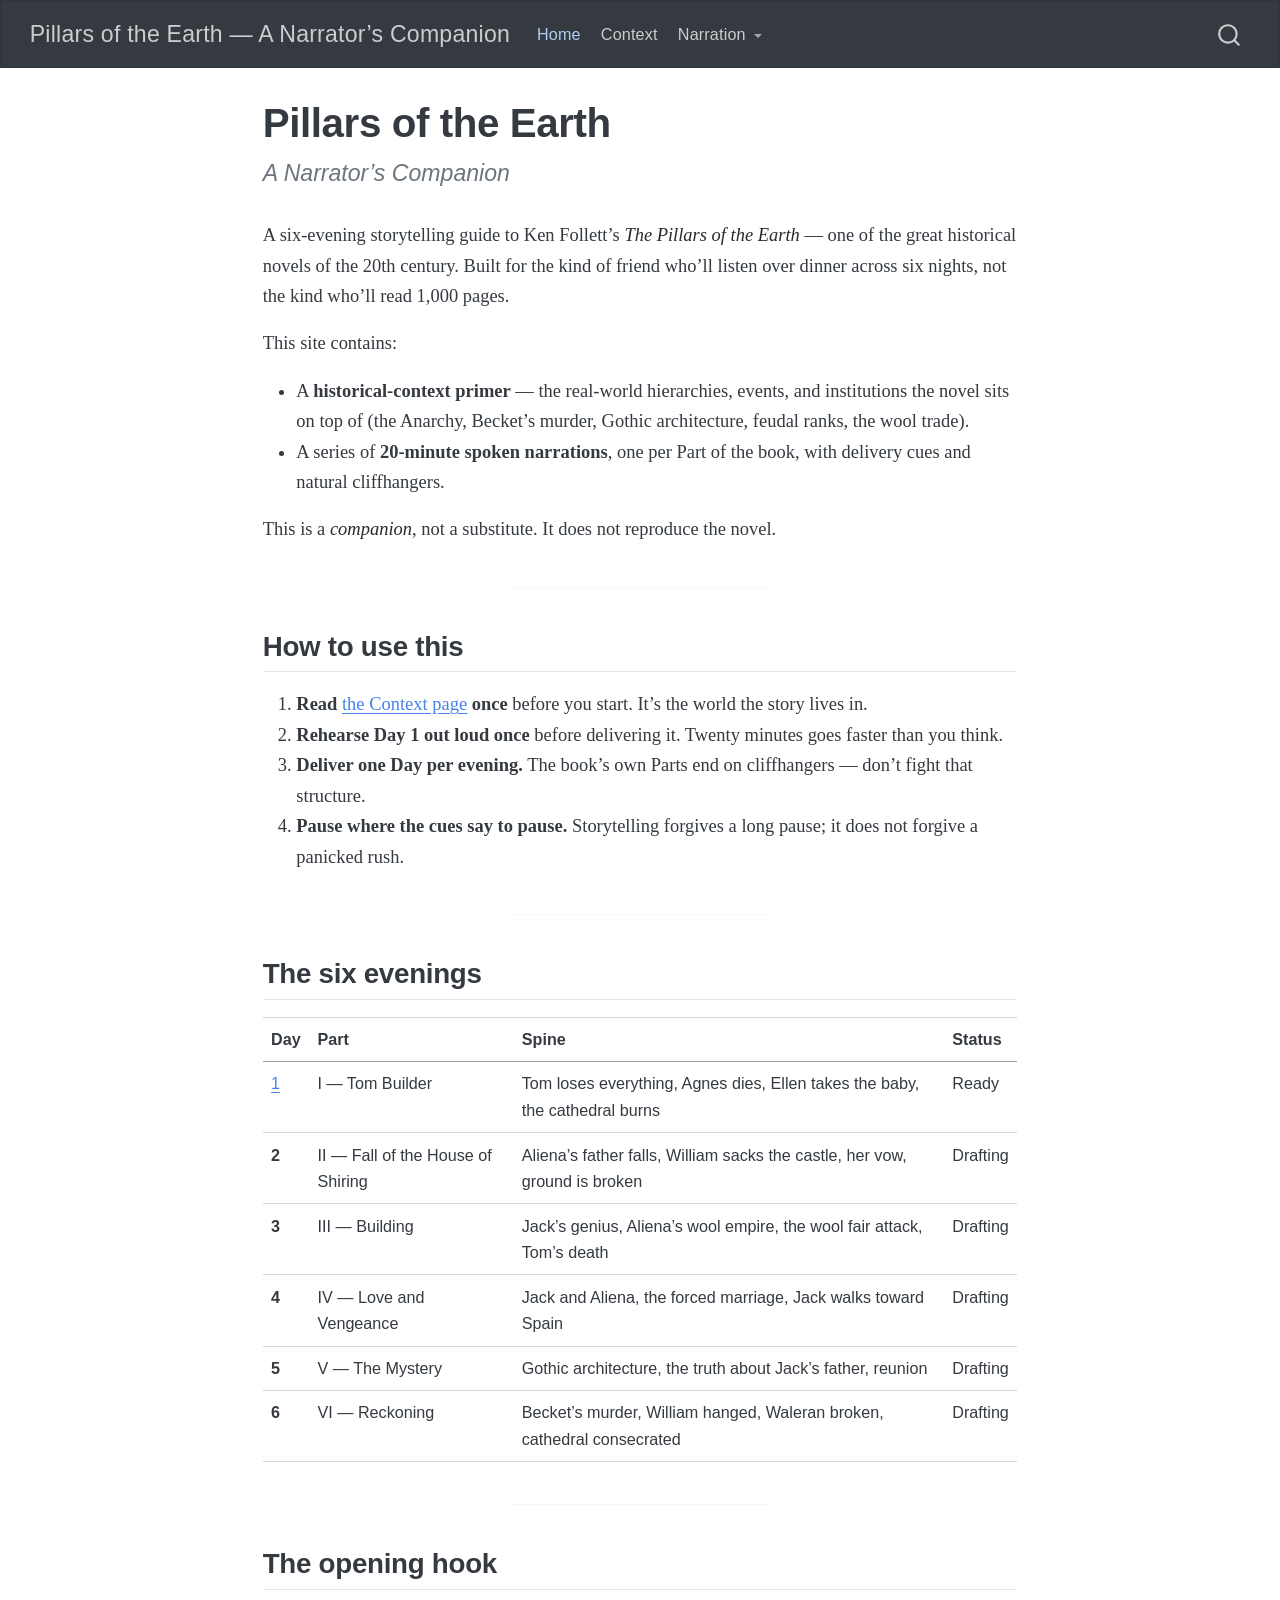
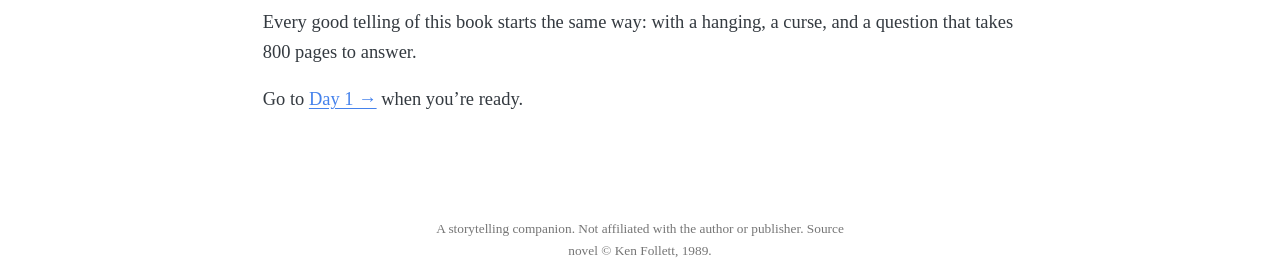
<file: index.html>
<!DOCTYPE html>
<html xmlns="http://www.w3.org/1999/xhtml" lang="en" xml:lang="en"><head>

<meta charset="utf-8">
<meta name="generator" content="quarto-1.7.32">

<meta name="viewport" content="width=device-width, initial-scale=1.0, user-scalable=yes">


<title>Pillars of the Earth – Pillars of the Earth — A Narrator’s Companion</title>
<style>
code{white-space: pre-wrap;}
span.smallcaps{font-variant: small-caps;}
div.columns{display: flex; gap: min(4vw, 1.5em);}
div.column{flex: auto; overflow-x: auto;}
div.hanging-indent{margin-left: 1.5em; text-indent: -1.5em;}
ul.task-list{list-style: none;}
ul.task-list li input[type="checkbox"] {
  width: 0.8em;
  margin: 0 0.8em 0.2em -1em; /* quarto-specific, see https://github.com/quarto-dev/quarto-cli/issues/4556 */ 
  vertical-align: middle;
}
</style>


<script src="site_libs/quarto-nav/quarto-nav.js"></script>
<script src="site_libs/quarto-nav/headroom.min.js"></script>
<script src="site_libs/clipboard/clipboard.min.js"></script>
<script src="site_libs/quarto-search/autocomplete.umd.js"></script>
<script src="site_libs/quarto-search/fuse.min.js"></script>
<script src="site_libs/quarto-search/quarto-search.js"></script>
<meta name="quarto:offset" content="./">
<script src="site_libs/quarto-html/quarto.js" type="module"></script>
<script src="site_libs/quarto-html/tabsets/tabsets.js" type="module"></script>
<script src="site_libs/quarto-html/popper.min.js"></script>
<script src="site_libs/quarto-html/tippy.umd.min.js"></script>
<script src="site_libs/quarto-html/anchor.min.js"></script>
<link href="site_libs/quarto-html/tippy.css" rel="stylesheet">
<link href="site_libs/quarto-html/quarto-syntax-highlighting-37eea08aefeeee20ff55810ff984fec1.css" rel="stylesheet" id="quarto-text-highlighting-styles">
<script src="site_libs/bootstrap/bootstrap.min.js"></script>
<link href="site_libs/bootstrap/bootstrap-icons.css" rel="stylesheet">
<link href="site_libs/bootstrap/bootstrap-ae7bae519db866f3e81eafc89c4e8ab3.min.css" rel="stylesheet" append-hash="true" id="quarto-bootstrap" data-mode="light">
<script id="quarto-search-options" type="application/json">{
  "location": "navbar",
  "copy-button": false,
  "collapse-after": 3,
  "panel-placement": "end",
  "type": "overlay",
  "limit": 50,
  "keyboard-shortcut": [
    "f",
    "/",
    "s"
  ],
  "show-item-context": false,
  "language": {
    "search-no-results-text": "No results",
    "search-matching-documents-text": "matching documents",
    "search-copy-link-title": "Copy link to search",
    "search-hide-matches-text": "Hide additional matches",
    "search-more-match-text": "more match in this document",
    "search-more-matches-text": "more matches in this document",
    "search-clear-button-title": "Clear",
    "search-text-placeholder": "",
    "search-detached-cancel-button-title": "Cancel",
    "search-submit-button-title": "Submit",
    "search-label": "Search"
  }
}</script>
<style>html{ scroll-behavior: smooth; }</style>


<link rel="stylesheet" href="styles.css">
</head>

<body class="nav-fixed fullcontent quarto-light">

<div id="quarto-search-results"></div>
  <header id="quarto-header" class="headroom fixed-top">
    <nav class="navbar navbar-expand-lg " data-bs-theme="dark">
      <div class="navbar-container container-fluid">
      <div class="navbar-brand-container mx-auto">
    <a class="navbar-brand" href="./index.html">
    <span class="navbar-title">Pillars of the Earth — A Narrator’s Companion</span>
    </a>
  </div>
            <div id="quarto-search" class="" title="Search"></div>
          <button class="navbar-toggler" type="button" data-bs-toggle="collapse" data-bs-target="#navbarCollapse" aria-controls="navbarCollapse" role="menu" aria-expanded="false" aria-label="Toggle navigation" onclick="if (window.quartoToggleHeadroom) { window.quartoToggleHeadroom(); }">
  <span class="navbar-toggler-icon"></span>
</button>
          <div class="collapse navbar-collapse" id="navbarCollapse">
            <ul class="navbar-nav navbar-nav-scroll me-auto">
  <li class="nav-item">
    <a class="nav-link active" href="./index.html" aria-current="page"> 
<span class="menu-text">Home</span></a>
  </li>  
  <li class="nav-item">
    <a class="nav-link" href="./Context.html"> 
<span class="menu-text">Context</span></a>
  </li>  
  <li class="nav-item dropdown ">
    <a class="nav-link dropdown-toggle" href="#" id="nav-menu-narration" role="link" data-bs-toggle="dropdown" aria-expanded="false">
 <span class="menu-text">Narration</span>
    </a>
    <ul class="dropdown-menu" aria-labelledby="nav-menu-narration">    
        <li>
    <a class="dropdown-item" href="./Day 1 - The Hanging and the Snow.html">
 <span class="dropdown-text">Day 1 — The Hanging and the Snow</span></a>
  </li>  
    </ul>
  </li>
</ul>
          </div> <!-- /navcollapse -->
            <div class="quarto-navbar-tools">
</div>
      </div> <!-- /container-fluid -->
    </nav>
</header>
<!-- content -->
<div id="quarto-content" class="quarto-container page-columns page-rows-contents page-layout-article page-navbar">
<!-- sidebar -->
<!-- margin-sidebar -->
    
<!-- main -->
<main class="content" id="quarto-document-content">

<header id="title-block-header" class="quarto-title-block default">
<div class="quarto-title">
<h1 class="title">Pillars of the Earth</h1>
<p class="subtitle lead">A Narrator’s Companion</p>
</div>



<div class="quarto-title-meta">

    
  
    
  </div>
  


</header>


<p>A six-evening storytelling guide to Ken Follett’s <em>The Pillars of the Earth</em> — one of the great historical novels of the 20th century. Built for the kind of friend who’ll listen over dinner across six nights, not the kind who’ll read 1,000 pages.</p>
<p>This site contains:</p>
<ul>
<li>A <strong>historical-context primer</strong> — the real-world hierarchies, events, and institutions the novel sits on top of (the Anarchy, Becket’s murder, Gothic architecture, feudal ranks, the wool trade).</li>
<li>A series of <strong>20-minute spoken narrations</strong>, one per Part of the book, with delivery cues and natural cliffhangers.</li>
</ul>
<p>This is a <em>companion</em>, not a substitute. It does not reproduce the novel.</p>
<hr>
<section id="how-to-use-this" class="level2">
<h2 class="anchored" data-anchor-id="how-to-use-this">How to use this</h2>
<ol type="1">
<li><strong>Read <a href="./Context.html">the Context page</a> once</strong> before you start. It’s the world the story lives in.</li>
<li><strong>Rehearse Day 1 out loud once</strong> before delivering it. Twenty minutes goes faster than you think.</li>
<li><strong>Deliver one Day per evening.</strong> The book’s own Parts end on cliffhangers — don’t fight that structure.</li>
<li><strong>Pause where the cues say to pause.</strong> Storytelling forgives a long pause; it does not forgive a panicked rush.</li>
</ol>
<hr>
</section>
<section id="the-six-evenings" class="level2">
<h2 class="anchored" data-anchor-id="the-six-evenings">The six evenings</h2>
<table class="caption-top table">
<thead>
<tr class="header">
<th>Day</th>
<th>Part</th>
<th>Spine</th>
<th>Status</th>
</tr>
</thead>
<tbody>
<tr class="odd">
<td><strong><a href="./Day 1 - The Hanging and the Snow.html">1</a></strong></td>
<td>I — Tom Builder</td>
<td>Tom loses everything, Agnes dies, Ellen takes the baby, the cathedral burns</td>
<td>Ready</td>
</tr>
<tr class="even">
<td><strong>2</strong></td>
<td>II — Fall of the House of Shiring</td>
<td>Aliena’s father falls, William sacks the castle, her vow, ground is broken</td>
<td>Drafting</td>
</tr>
<tr class="odd">
<td><strong>3</strong></td>
<td>III — Building</td>
<td>Jack’s genius, Aliena’s wool empire, the wool fair attack, Tom’s death</td>
<td>Drafting</td>
</tr>
<tr class="even">
<td><strong>4</strong></td>
<td>IV — Love and Vengeance</td>
<td>Jack and Aliena, the forced marriage, Jack walks toward Spain</td>
<td>Drafting</td>
</tr>
<tr class="odd">
<td><strong>5</strong></td>
<td>V — The Mystery</td>
<td>Gothic architecture, the truth about Jack’s father, reunion</td>
<td>Drafting</td>
</tr>
<tr class="even">
<td><strong>6</strong></td>
<td>VI — Reckoning</td>
<td>Becket’s murder, William hanged, Waleran broken, cathedral consecrated</td>
<td>Drafting</td>
</tr>
</tbody>
</table>
<hr>
</section>
<section id="the-opening-hook" class="level2">
<h2 class="anchored" data-anchor-id="the-opening-hook">The opening hook</h2>
<p>Every good telling of this book starts the same way: with a hanging, a curse, and a question that takes 800 pages to answer.</p>
<p>Go to <strong><a href="./Day 1 - The Hanging and the Snow.html">Day 1 →</a></strong> when you’re ready.</p>


</section>

</main> <!-- /main -->
<script id="quarto-html-after-body" type="application/javascript">
  window.document.addEventListener("DOMContentLoaded", function (event) {
    const icon = "";
    const anchorJS = new window.AnchorJS();
    anchorJS.options = {
      placement: 'right',
      icon: icon
    };
    anchorJS.add('.anchored');
      var localhostRegex = new RegExp(/^(?:http|https):\/\/localhost\:?[0-9]*\//);
      var mailtoRegex = new RegExp(/^mailto:/);
        var filterRegex = new RegExp("https:\/\/RagavRajan\.github\.io\/pillars-of-the-earth-narration\/");
      var isInternal = (href) => {
          return filterRegex.test(href) || localhostRegex.test(href) || mailtoRegex.test(href);
      }
      // Inspect non-navigation links and adorn them if external
     var links = window.document.querySelectorAll('a[href]:not(.nav-link):not(.navbar-brand):not(.toc-action):not(.sidebar-link):not(.sidebar-item-toggle):not(.pagination-link):not(.no-external):not([aria-hidden]):not(.dropdown-item):not(.quarto-navigation-tool):not(.about-link)');
      for (var i=0; i<links.length; i++) {
        const link = links[i];
        if (!isInternal(link.href)) {
          // undo the damage that might have been done by quarto-nav.js in the case of
          // links that we want to consider external
          if (link.dataset.originalHref !== undefined) {
            link.href = link.dataset.originalHref;
          }
        }
      }
    function tippyHover(el, contentFn, onTriggerFn, onUntriggerFn) {
      const config = {
        allowHTML: true,
        maxWidth: 500,
        delay: 100,
        arrow: false,
        appendTo: function(el) {
            return el.parentElement;
        },
        interactive: true,
        interactiveBorder: 10,
        theme: 'quarto',
        placement: 'bottom-start',
      };
      if (contentFn) {
        config.content = contentFn;
      }
      if (onTriggerFn) {
        config.onTrigger = onTriggerFn;
      }
      if (onUntriggerFn) {
        config.onUntrigger = onUntriggerFn;
      }
      window.tippy(el, config); 
    }
    const noterefs = window.document.querySelectorAll('a[role="doc-noteref"]');
    for (var i=0; i<noterefs.length; i++) {
      const ref = noterefs[i];
      tippyHover(ref, function() {
        // use id or data attribute instead here
        let href = ref.getAttribute('data-footnote-href') || ref.getAttribute('href');
        try { href = new URL(href).hash; } catch {}
        const id = href.replace(/^#\/?/, "");
        const note = window.document.getElementById(id);
        if (note) {
          return note.innerHTML;
        } else {
          return "";
        }
      });
    }
    const xrefs = window.document.querySelectorAll('a.quarto-xref');
    const processXRef = (id, note) => {
      // Strip column container classes
      const stripColumnClz = (el) => {
        el.classList.remove("page-full", "page-columns");
        if (el.children) {
          for (const child of el.children) {
            stripColumnClz(child);
          }
        }
      }
      stripColumnClz(note)
      if (id === null || id.startsWith('sec-')) {
        // Special case sections, only their first couple elements
        const container = document.createElement("div");
        if (note.children && note.children.length > 2) {
          container.appendChild(note.children[0].cloneNode(true));
          for (let i = 1; i < note.children.length; i++) {
            const child = note.children[i];
            if (child.tagName === "P" && child.innerText === "") {
              continue;
            } else {
              container.appendChild(child.cloneNode(true));
              break;
            }
          }
          if (window.Quarto?.typesetMath) {
            window.Quarto.typesetMath(container);
          }
          return container.innerHTML
        } else {
          if (window.Quarto?.typesetMath) {
            window.Quarto.typesetMath(note);
          }
          return note.innerHTML;
        }
      } else {
        // Remove any anchor links if they are present
        const anchorLink = note.querySelector('a.anchorjs-link');
        if (anchorLink) {
          anchorLink.remove();
        }
        if (window.Quarto?.typesetMath) {
          window.Quarto.typesetMath(note);
        }
        if (note.classList.contains("callout")) {
          return note.outerHTML;
        } else {
          return note.innerHTML;
        }
      }
    }
    for (var i=0; i<xrefs.length; i++) {
      const xref = xrefs[i];
      tippyHover(xref, undefined, function(instance) {
        instance.disable();
        let url = xref.getAttribute('href');
        let hash = undefined; 
        if (url.startsWith('#')) {
          hash = url;
        } else {
          try { hash = new URL(url).hash; } catch {}
        }
        if (hash) {
          const id = hash.replace(/^#\/?/, "");
          const note = window.document.getElementById(id);
          if (note !== null) {
            try {
              const html = processXRef(id, note.cloneNode(true));
              instance.setContent(html);
            } finally {
              instance.enable();
              instance.show();
            }
          } else {
            // See if we can fetch this
            fetch(url.split('#')[0])
            .then(res => res.text())
            .then(html => {
              const parser = new DOMParser();
              const htmlDoc = parser.parseFromString(html, "text/html");
              const note = htmlDoc.getElementById(id);
              if (note !== null) {
                const html = processXRef(id, note);
                instance.setContent(html);
              } 
            }).finally(() => {
              instance.enable();
              instance.show();
            });
          }
        } else {
          // See if we can fetch a full url (with no hash to target)
          // This is a special case and we should probably do some content thinning / targeting
          fetch(url)
          .then(res => res.text())
          .then(html => {
            const parser = new DOMParser();
            const htmlDoc = parser.parseFromString(html, "text/html");
            const note = htmlDoc.querySelector('main.content');
            if (note !== null) {
              // This should only happen for chapter cross references
              // (since there is no id in the URL)
              // remove the first header
              if (note.children.length > 0 && note.children[0].tagName === "HEADER") {
                note.children[0].remove();
              }
              const html = processXRef(null, note);
              instance.setContent(html);
            } 
          }).finally(() => {
            instance.enable();
            instance.show();
          });
        }
      }, function(instance) {
      });
    }
        let selectedAnnoteEl;
        const selectorForAnnotation = ( cell, annotation) => {
          let cellAttr = 'data-code-cell="' + cell + '"';
          let lineAttr = 'data-code-annotation="' +  annotation + '"';
          const selector = 'span[' + cellAttr + '][' + lineAttr + ']';
          return selector;
        }
        const selectCodeLines = (annoteEl) => {
          const doc = window.document;
          const targetCell = annoteEl.getAttribute("data-target-cell");
          const targetAnnotation = annoteEl.getAttribute("data-target-annotation");
          const annoteSpan = window.document.querySelector(selectorForAnnotation(targetCell, targetAnnotation));
          const lines = annoteSpan.getAttribute("data-code-lines").split(",");
          const lineIds = lines.map((line) => {
            return targetCell + "-" + line;
          })
          let top = null;
          let height = null;
          let parent = null;
          if (lineIds.length > 0) {
              //compute the position of the single el (top and bottom and make a div)
              const el = window.document.getElementById(lineIds[0]);
              top = el.offsetTop;
              height = el.offsetHeight;
              parent = el.parentElement.parentElement;
            if (lineIds.length > 1) {
              const lastEl = window.document.getElementById(lineIds[lineIds.length - 1]);
              const bottom = lastEl.offsetTop + lastEl.offsetHeight;
              height = bottom - top;
            }
            if (top !== null && height !== null && parent !== null) {
              // cook up a div (if necessary) and position it 
              let div = window.document.getElementById("code-annotation-line-highlight");
              if (div === null) {
                div = window.document.createElement("div");
                div.setAttribute("id", "code-annotation-line-highlight");
                div.style.position = 'absolute';
                parent.appendChild(div);
              }
              div.style.top = top - 2 + "px";
              div.style.height = height + 4 + "px";
              div.style.left = 0;
              let gutterDiv = window.document.getElementById("code-annotation-line-highlight-gutter");
              if (gutterDiv === null) {
                gutterDiv = window.document.createElement("div");
                gutterDiv.setAttribute("id", "code-annotation-line-highlight-gutter");
                gutterDiv.style.position = 'absolute';
                const codeCell = window.document.getElementById(targetCell);
                const gutter = codeCell.querySelector('.code-annotation-gutter');
                gutter.appendChild(gutterDiv);
              }
              gutterDiv.style.top = top - 2 + "px";
              gutterDiv.style.height = height + 4 + "px";
            }
            selectedAnnoteEl = annoteEl;
          }
        };
        const unselectCodeLines = () => {
          const elementsIds = ["code-annotation-line-highlight", "code-annotation-line-highlight-gutter"];
          elementsIds.forEach((elId) => {
            const div = window.document.getElementById(elId);
            if (div) {
              div.remove();
            }
          });
          selectedAnnoteEl = undefined;
        };
          // Handle positioning of the toggle
      window.addEventListener(
        "resize",
        throttle(() => {
          elRect = undefined;
          if (selectedAnnoteEl) {
            selectCodeLines(selectedAnnoteEl);
          }
        }, 10)
      );
      function throttle(fn, ms) {
      let throttle = false;
      let timer;
        return (...args) => {
          if(!throttle) { // first call gets through
              fn.apply(this, args);
              throttle = true;
          } else { // all the others get throttled
              if(timer) clearTimeout(timer); // cancel #2
              timer = setTimeout(() => {
                fn.apply(this, args);
                timer = throttle = false;
              }, ms);
          }
        };
      }
        // Attach click handler to the DT
        const annoteDls = window.document.querySelectorAll('dt[data-target-cell]');
        for (const annoteDlNode of annoteDls) {
          annoteDlNode.addEventListener('click', (event) => {
            const clickedEl = event.target;
            if (clickedEl !== selectedAnnoteEl) {
              unselectCodeLines();
              const activeEl = window.document.querySelector('dt[data-target-cell].code-annotation-active');
              if (activeEl) {
                activeEl.classList.remove('code-annotation-active');
              }
              selectCodeLines(clickedEl);
              clickedEl.classList.add('code-annotation-active');
            } else {
              // Unselect the line
              unselectCodeLines();
              clickedEl.classList.remove('code-annotation-active');
            }
          });
        }
    const findCites = (el) => {
      const parentEl = el.parentElement;
      if (parentEl) {
        const cites = parentEl.dataset.cites;
        if (cites) {
          return {
            el,
            cites: cites.split(' ')
          };
        } else {
          return findCites(el.parentElement)
        }
      } else {
        return undefined;
      }
    };
    var bibliorefs = window.document.querySelectorAll('a[role="doc-biblioref"]');
    for (var i=0; i<bibliorefs.length; i++) {
      const ref = bibliorefs[i];
      const citeInfo = findCites(ref);
      if (citeInfo) {
        tippyHover(citeInfo.el, function() {
          var popup = window.document.createElement('div');
          citeInfo.cites.forEach(function(cite) {
            var citeDiv = window.document.createElement('div');
            citeDiv.classList.add('hanging-indent');
            citeDiv.classList.add('csl-entry');
            var biblioDiv = window.document.getElementById('ref-' + cite);
            if (biblioDiv) {
              citeDiv.innerHTML = biblioDiv.innerHTML;
            }
            popup.appendChild(citeDiv);
          });
          return popup.innerHTML;
        });
      }
    }
  });
  </script>
</div> <!-- /content -->
<footer class="footer">
  <div class="nav-footer">
    <div class="nav-footer-left">
      &nbsp;
    </div>   
    <div class="nav-footer-center">
<p>A storytelling companion. Not affiliated with the author or publisher. Source novel © Ken Follett, 1989.</p>
</div>
    <div class="nav-footer-right">
      &nbsp;
    </div>
  </div>
</footer>




<script src="site_libs/quarto-html/zenscroll-min.js"></script>
</body></html>
</file>
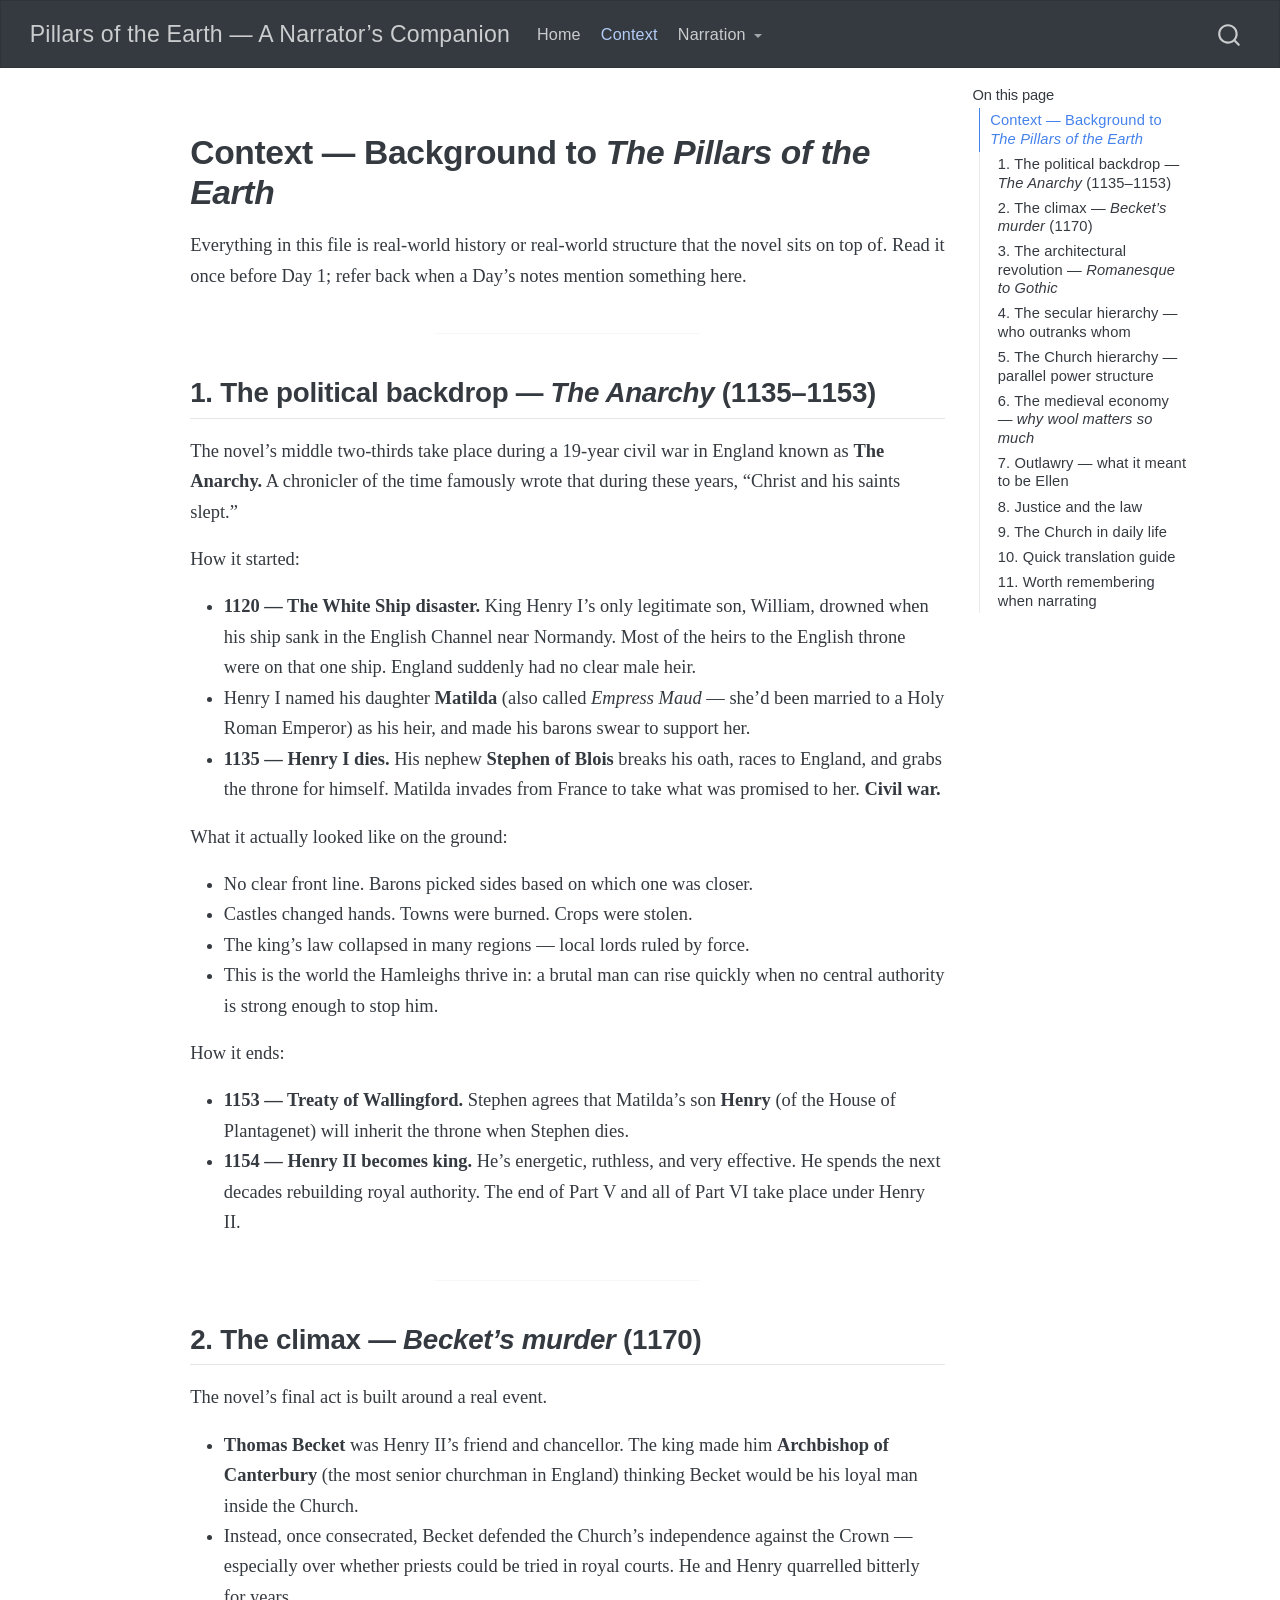
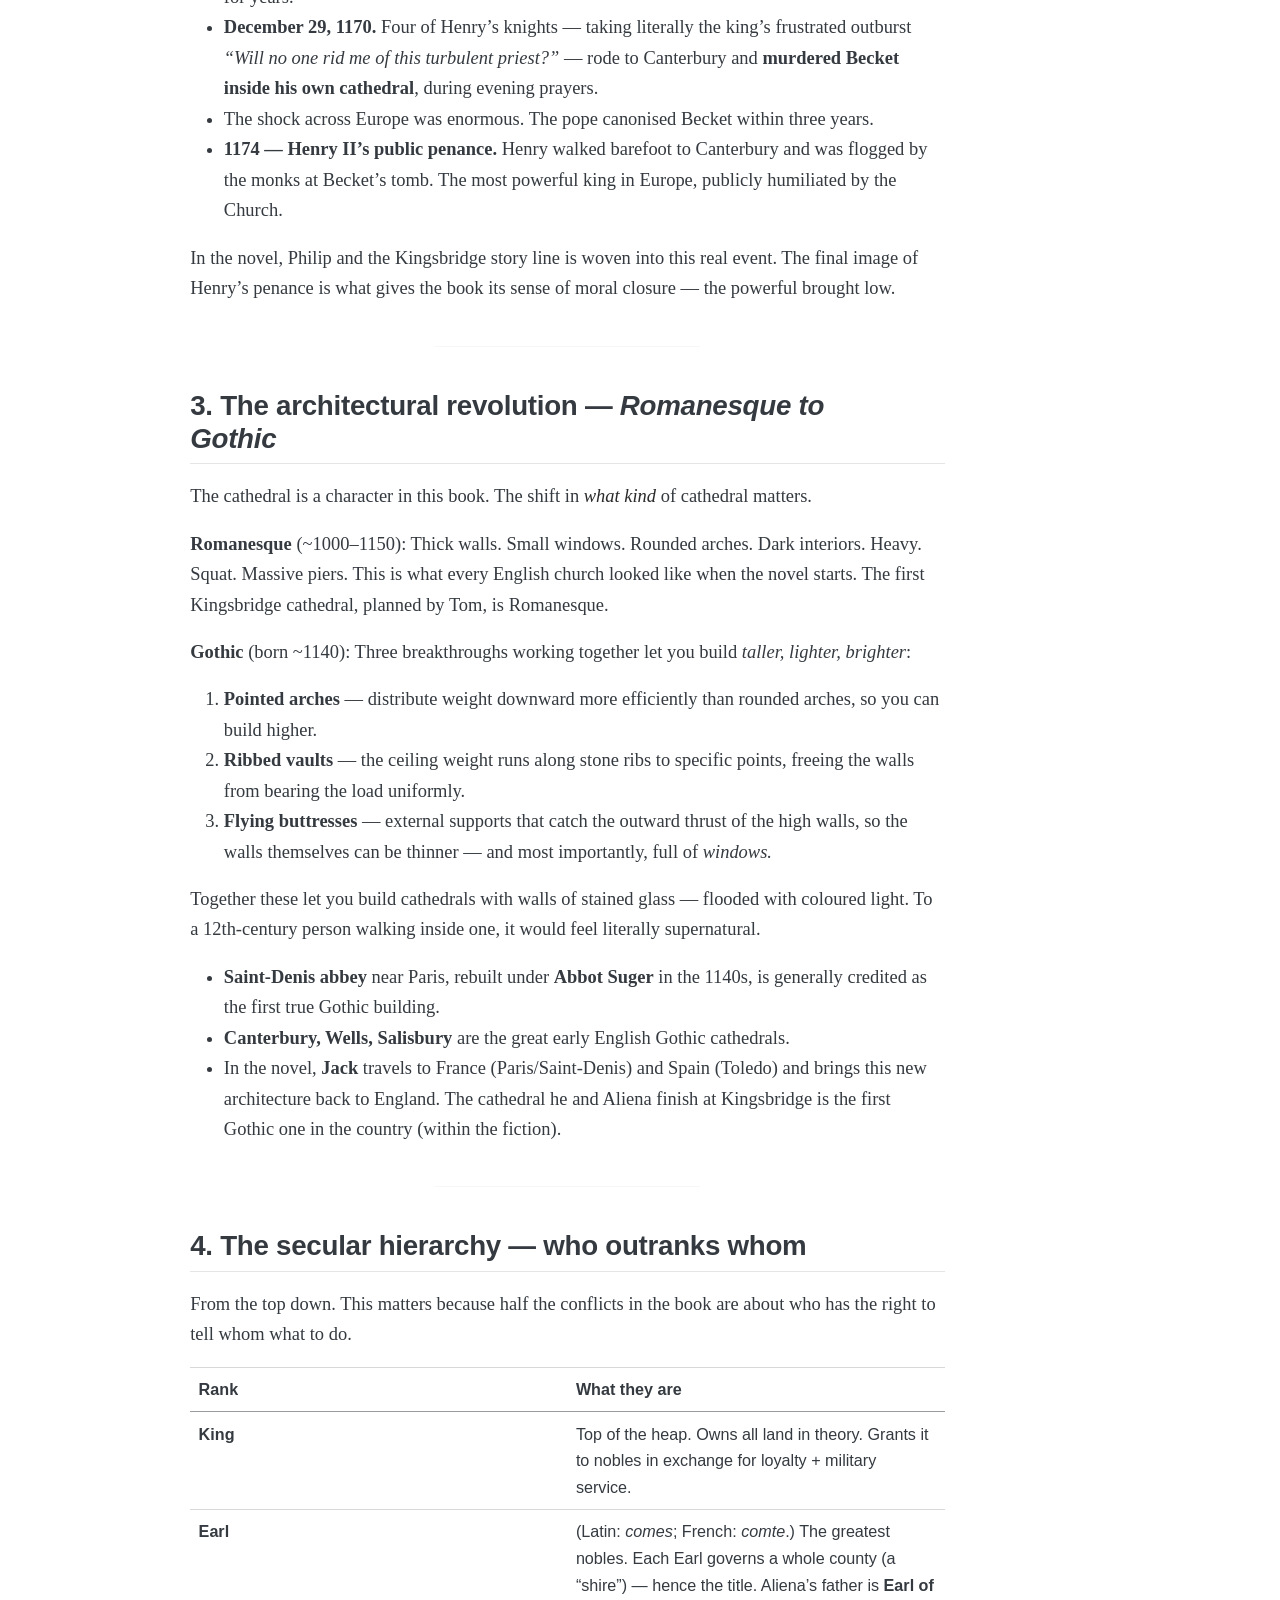
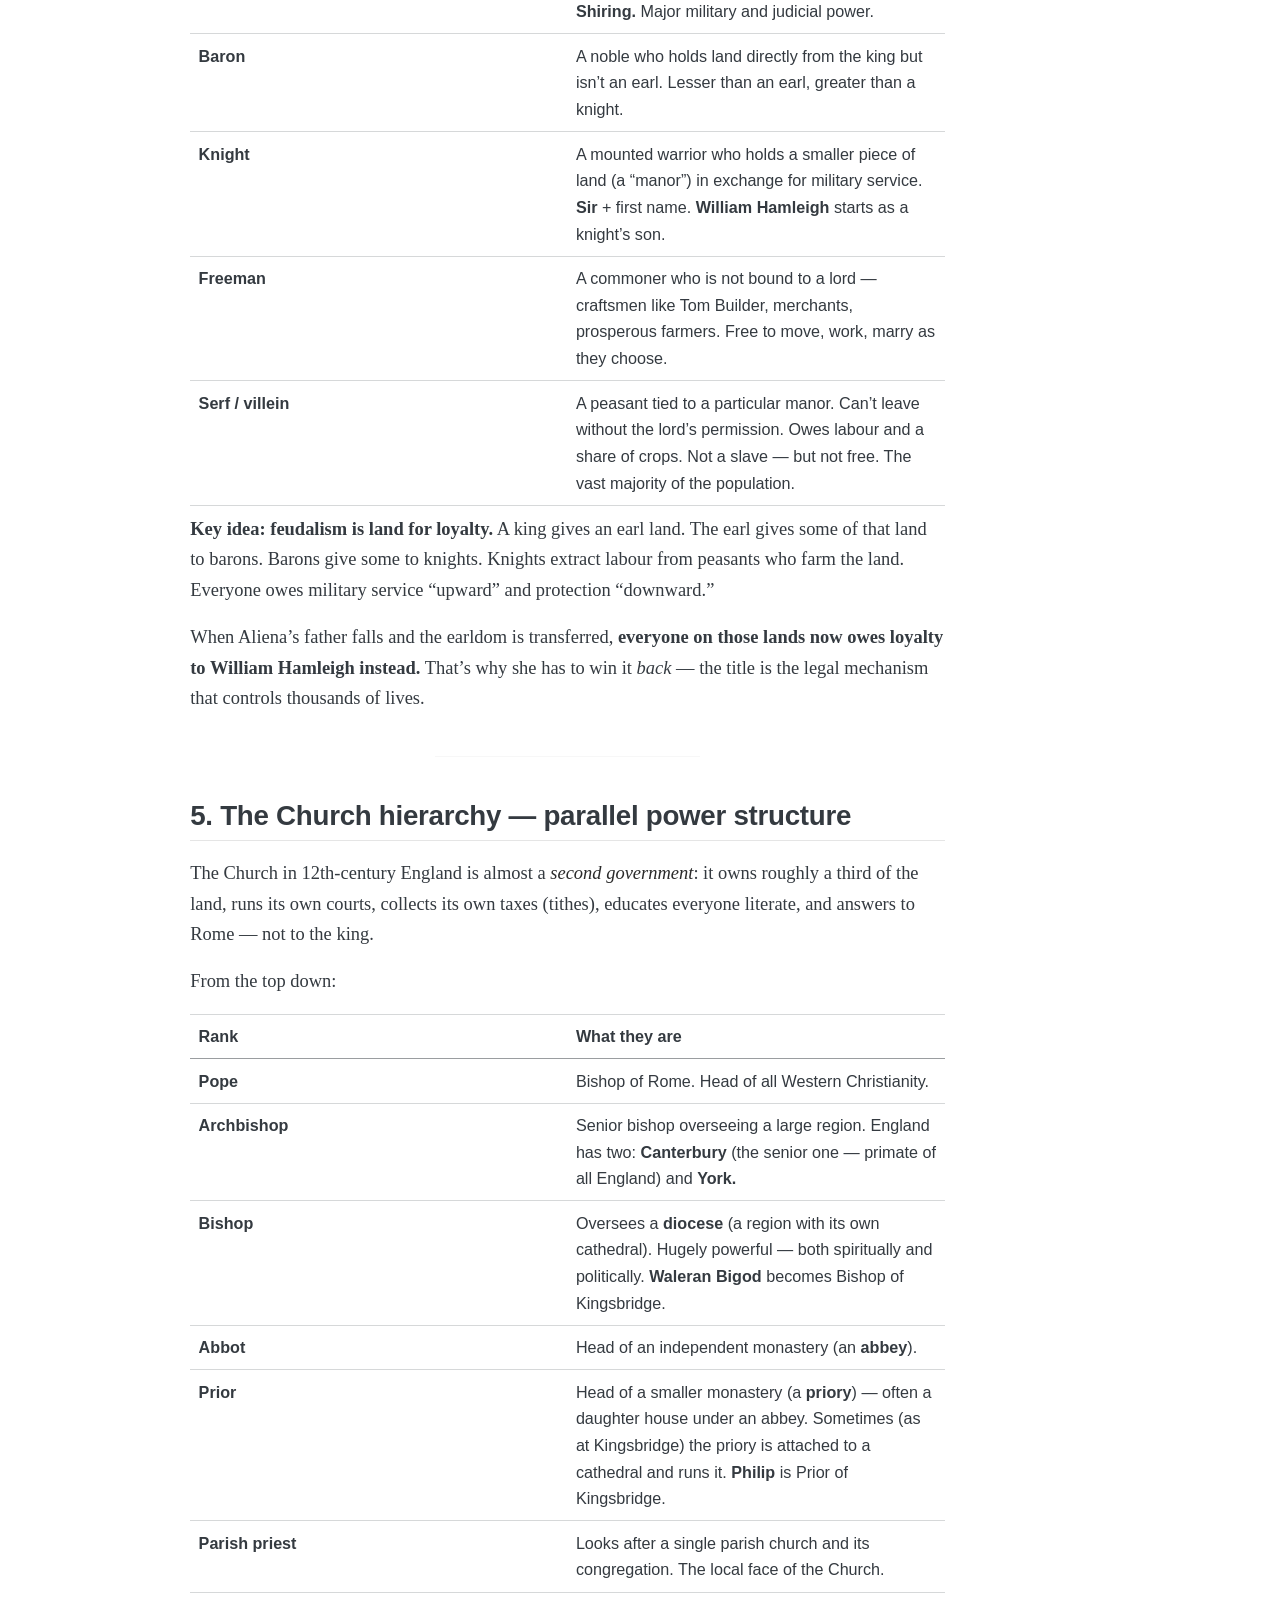
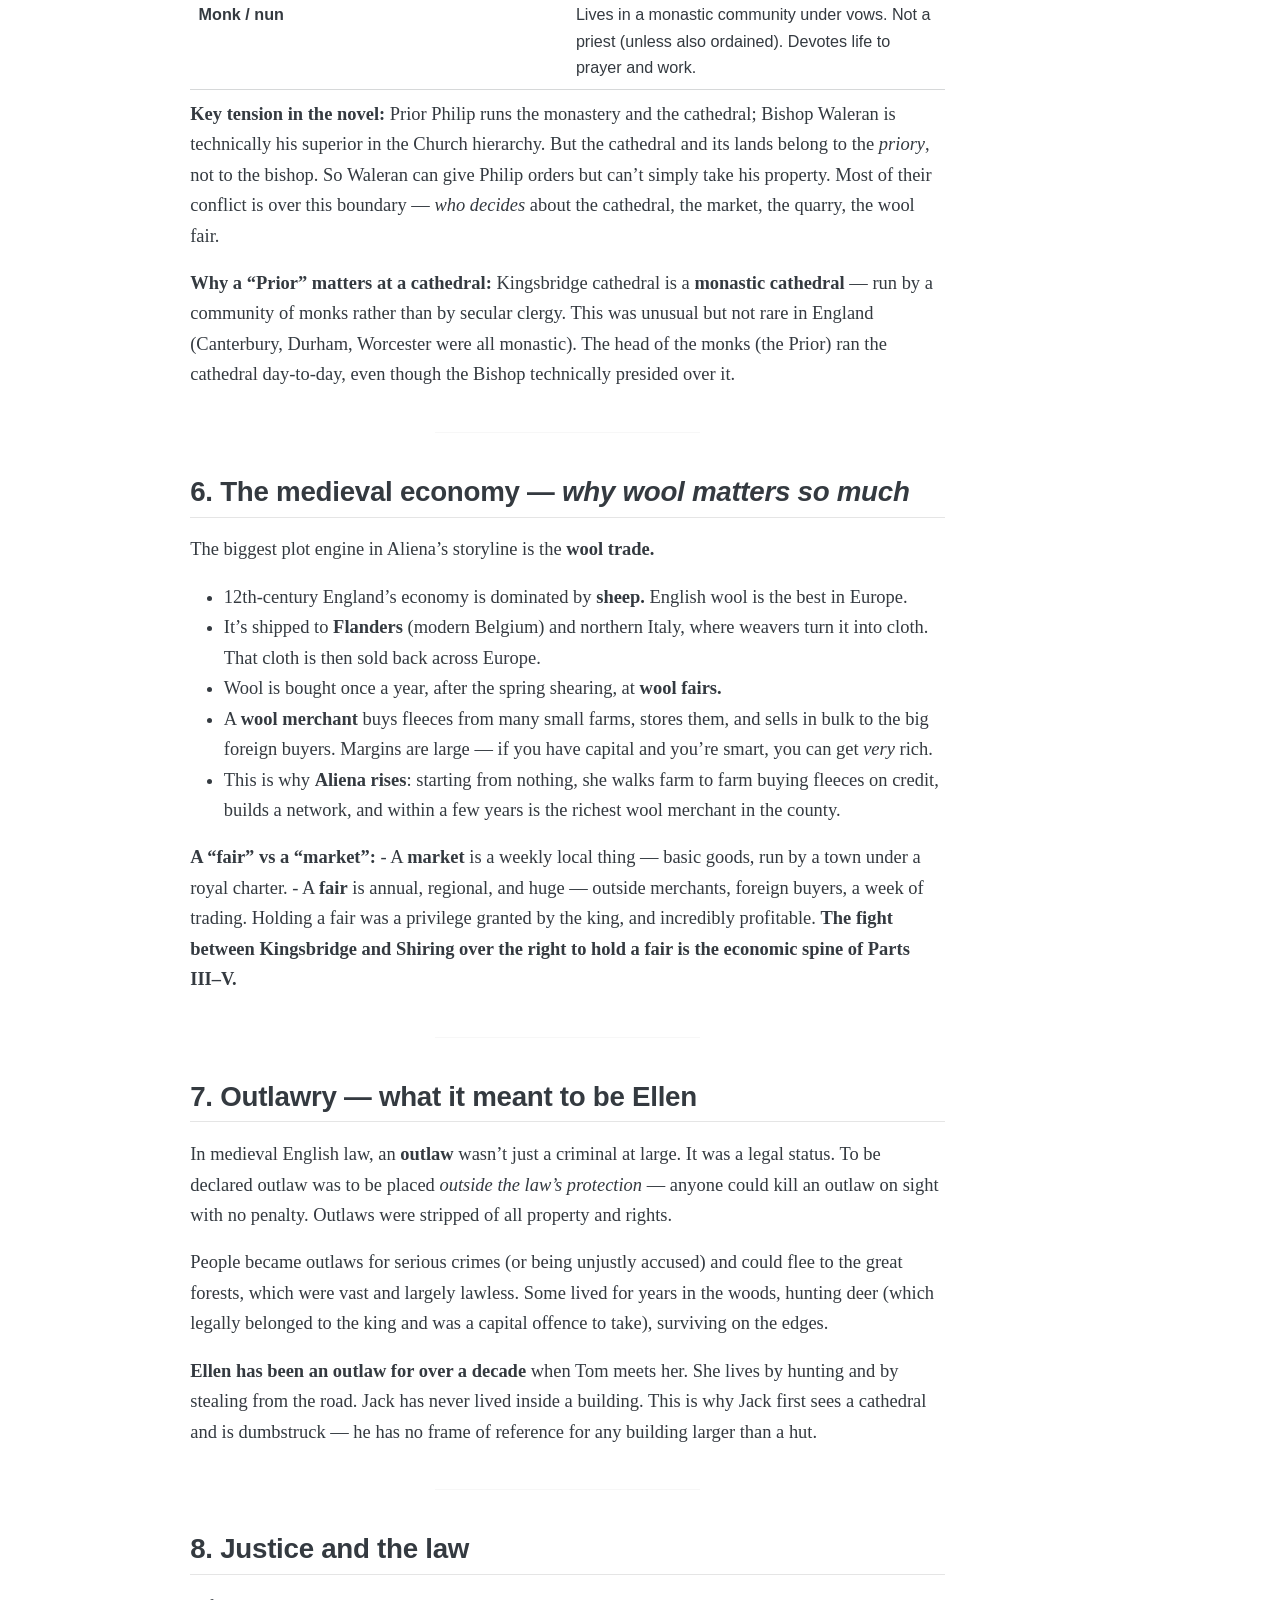
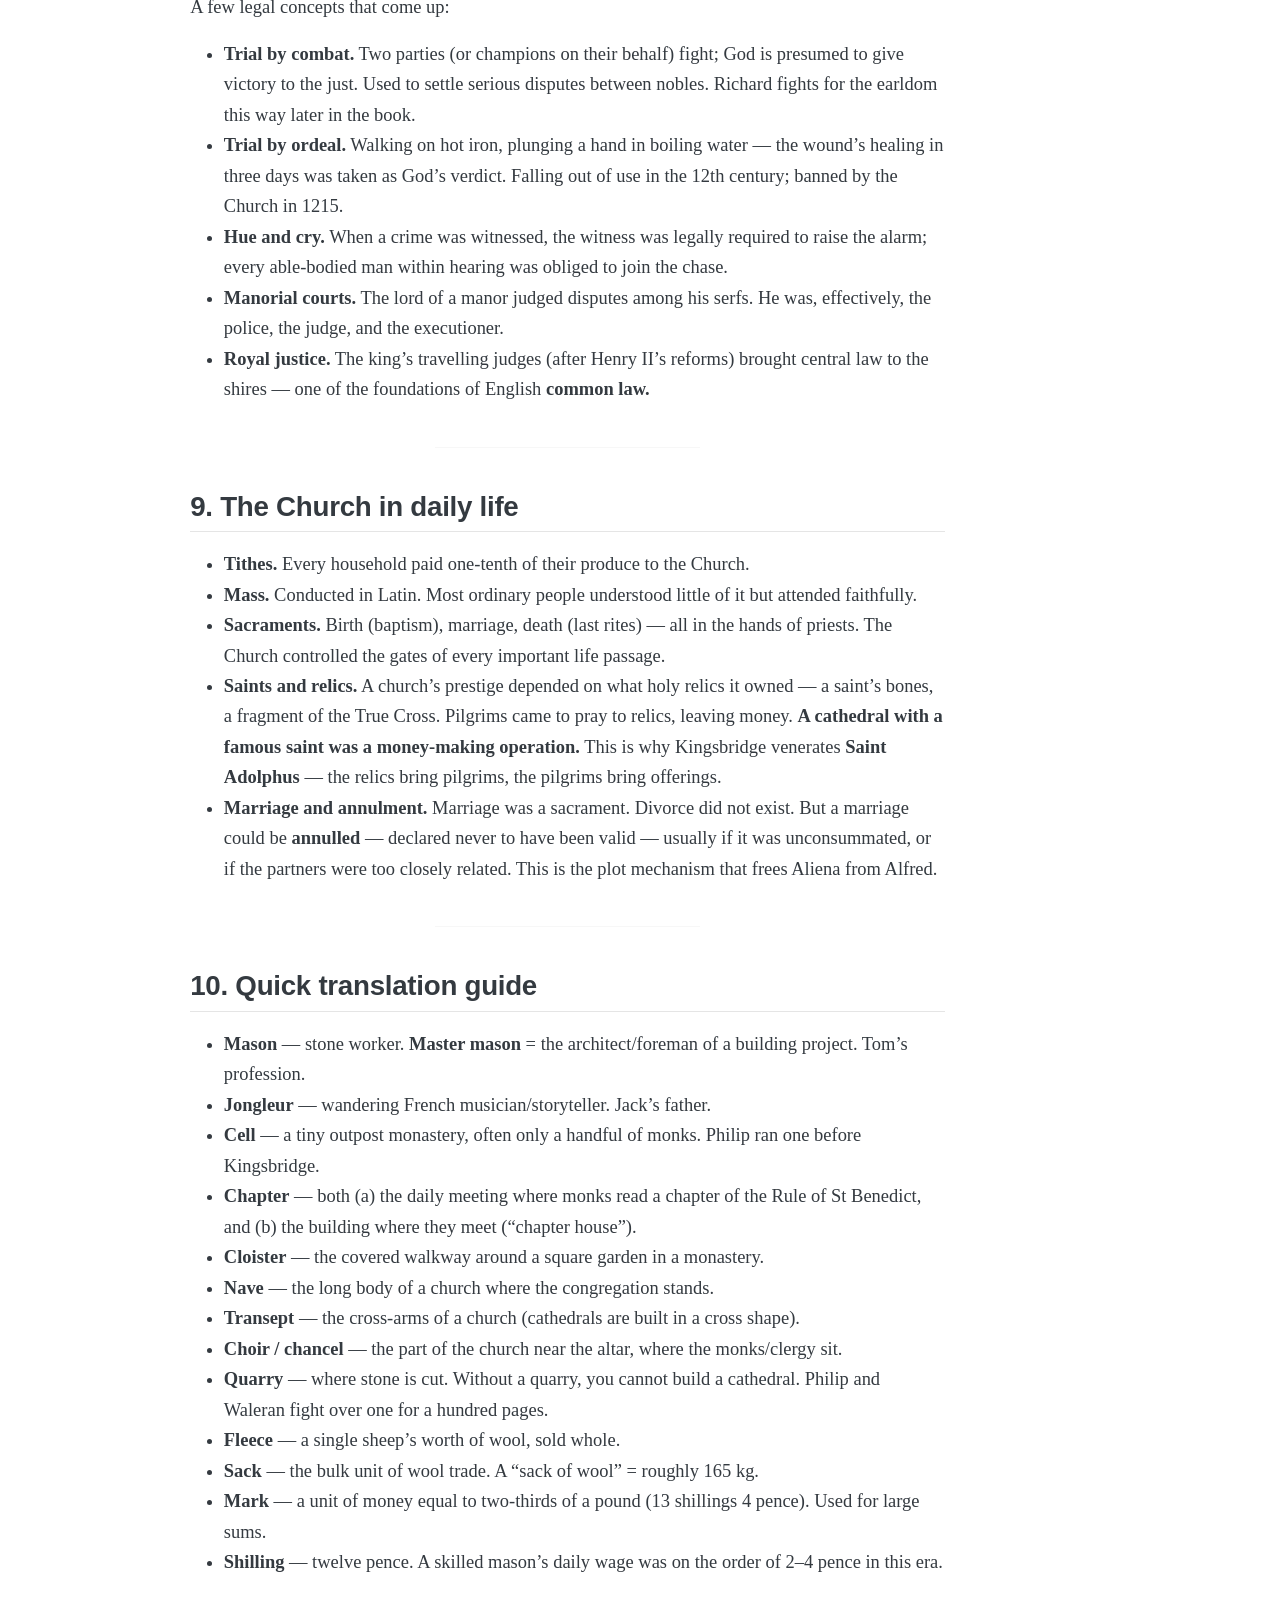
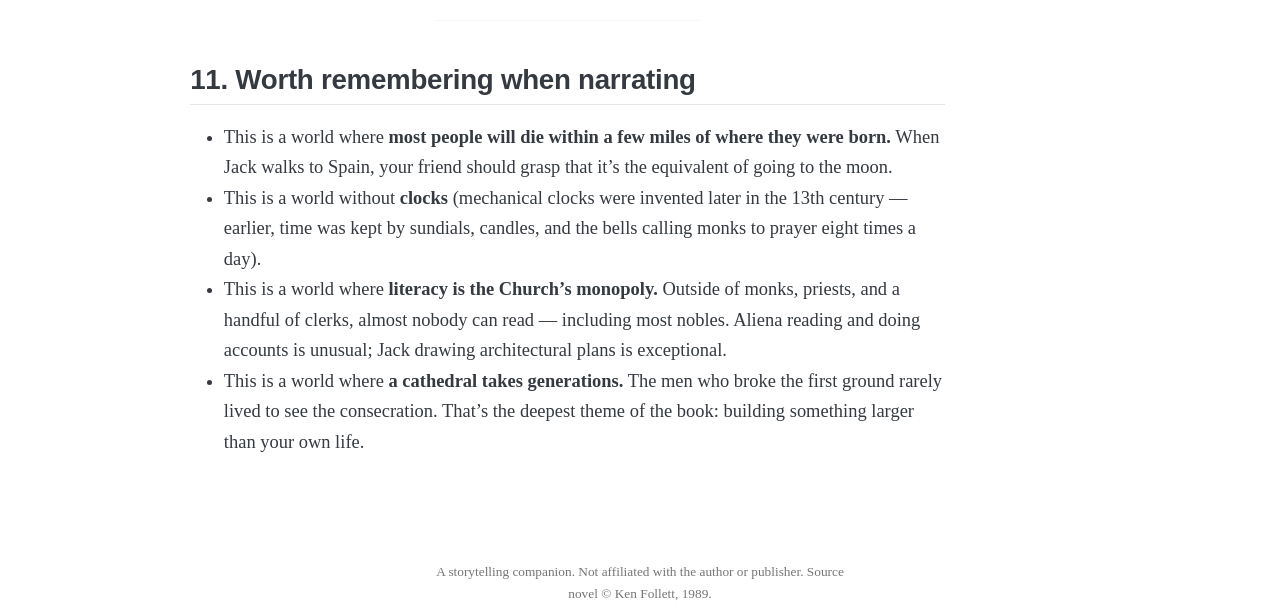
<file: Context.html>
<!DOCTYPE html>
<html xmlns="http://www.w3.org/1999/xhtml" lang="en" xml:lang="en"><head>

<meta charset="utf-8">
<meta name="generator" content="quarto-1.7.32">

<meta name="viewport" content="width=device-width, initial-scale=1.0, user-scalable=yes">


<title>context – Pillars of the Earth — A Narrator's Companion</title>
<style>
code{white-space: pre-wrap;}
span.smallcaps{font-variant: small-caps;}
div.columns{display: flex; gap: min(4vw, 1.5em);}
div.column{flex: auto; overflow-x: auto;}
div.hanging-indent{margin-left: 1.5em; text-indent: -1.5em;}
ul.task-list{list-style: none;}
ul.task-list li input[type="checkbox"] {
  width: 0.8em;
  margin: 0 0.8em 0.2em -1em; /* quarto-specific, see https://github.com/quarto-dev/quarto-cli/issues/4556 */ 
  vertical-align: middle;
}
</style>


<script src="site_libs/quarto-nav/quarto-nav.js"></script>
<script src="site_libs/quarto-nav/headroom.min.js"></script>
<script src="site_libs/clipboard/clipboard.min.js"></script>
<script src="site_libs/quarto-search/autocomplete.umd.js"></script>
<script src="site_libs/quarto-search/fuse.min.js"></script>
<script src="site_libs/quarto-search/quarto-search.js"></script>
<meta name="quarto:offset" content="./">
<script src="site_libs/quarto-html/quarto.js" type="module"></script>
<script src="site_libs/quarto-html/tabsets/tabsets.js" type="module"></script>
<script src="site_libs/quarto-html/popper.min.js"></script>
<script src="site_libs/quarto-html/tippy.umd.min.js"></script>
<script src="site_libs/quarto-html/anchor.min.js"></script>
<link href="site_libs/quarto-html/tippy.css" rel="stylesheet">
<link href="site_libs/quarto-html/quarto-syntax-highlighting-37eea08aefeeee20ff55810ff984fec1.css" rel="stylesheet" id="quarto-text-highlighting-styles">
<script src="site_libs/bootstrap/bootstrap.min.js"></script>
<link href="site_libs/bootstrap/bootstrap-icons.css" rel="stylesheet">
<link href="site_libs/bootstrap/bootstrap-ae7bae519db866f3e81eafc89c4e8ab3.min.css" rel="stylesheet" append-hash="true" id="quarto-bootstrap" data-mode="light">
<script id="quarto-search-options" type="application/json">{
  "location": "navbar",
  "copy-button": false,
  "collapse-after": 3,
  "panel-placement": "end",
  "type": "overlay",
  "limit": 50,
  "keyboard-shortcut": [
    "f",
    "/",
    "s"
  ],
  "show-item-context": false,
  "language": {
    "search-no-results-text": "No results",
    "search-matching-documents-text": "matching documents",
    "search-copy-link-title": "Copy link to search",
    "search-hide-matches-text": "Hide additional matches",
    "search-more-match-text": "more match in this document",
    "search-more-matches-text": "more matches in this document",
    "search-clear-button-title": "Clear",
    "search-text-placeholder": "",
    "search-detached-cancel-button-title": "Cancel",
    "search-submit-button-title": "Submit",
    "search-label": "Search"
  }
}</script>
<style>html{ scroll-behavior: smooth; }</style>


<link rel="stylesheet" href="styles.css">
</head>

<body class="nav-fixed quarto-light">

<div id="quarto-search-results"></div>
  <header id="quarto-header" class="headroom fixed-top">
    <nav class="navbar navbar-expand-lg " data-bs-theme="dark">
      <div class="navbar-container container-fluid">
      <div class="navbar-brand-container mx-auto">
    <a class="navbar-brand" href="./index.html">
    <span class="navbar-title">Pillars of the Earth — A Narrator’s Companion</span>
    </a>
  </div>
            <div id="quarto-search" class="" title="Search"></div>
          <button class="navbar-toggler" type="button" data-bs-toggle="collapse" data-bs-target="#navbarCollapse" aria-controls="navbarCollapse" role="menu" aria-expanded="false" aria-label="Toggle navigation" onclick="if (window.quartoToggleHeadroom) { window.quartoToggleHeadroom(); }">
  <span class="navbar-toggler-icon"></span>
</button>
          <div class="collapse navbar-collapse" id="navbarCollapse">
            <ul class="navbar-nav navbar-nav-scroll me-auto">
  <li class="nav-item">
    <a class="nav-link" href="./index.html"> 
<span class="menu-text">Home</span></a>
  </li>  
  <li class="nav-item">
    <a class="nav-link active" href="./Context.html" aria-current="page"> 
<span class="menu-text">Context</span></a>
  </li>  
  <li class="nav-item dropdown ">
    <a class="nav-link dropdown-toggle" href="#" id="nav-menu-narration" role="link" data-bs-toggle="dropdown" aria-expanded="false">
 <span class="menu-text">Narration</span>
    </a>
    <ul class="dropdown-menu" aria-labelledby="nav-menu-narration">    
        <li>
    <a class="dropdown-item" href="./Day 1 - The Hanging and the Snow.html">
 <span class="dropdown-text">Day 1 — The Hanging and the Snow</span></a>
  </li>  
        <li>
    <a class="dropdown-item" href="./Day 2 - The Fall of the House of Shiring.html">
 <span class="dropdown-text">Day 2 — The Fall of the House of Shiring</span></a>
  </li>  
        <li>
    <a class="dropdown-item" href="./Day 3 - Building.html">
 <span class="dropdown-text">Day 3 — Building</span></a>
  </li>  
        <li>
    <a class="dropdown-item" href="./Day 4 - Love and Vengeance.html">
 <span class="dropdown-text">Day 4 — Love and Vengeance</span></a>
  </li>  
        <li>
    <a class="dropdown-item" href="./Day 5 - The Mystery.html">
 <span class="dropdown-text">Day 5 — The Mystery</span></a>
  </li>  
        <li>
    <a class="dropdown-item" href="./Day 6 - Reckoning.html">
 <span class="dropdown-text">Day 6 — Reckoning</span></a>
  </li>  
    </ul>
  </li>
</ul>
          </div> <!-- /navcollapse -->
            <div class="quarto-navbar-tools">
</div>
      </div> <!-- /container-fluid -->
    </nav>
</header>
<!-- content -->
<div id="quarto-content" class="quarto-container page-columns page-rows-contents page-layout-article page-navbar">
<!-- sidebar -->
<!-- margin-sidebar -->
    <div id="quarto-margin-sidebar" class="sidebar margin-sidebar">
        <nav id="TOC" role="doc-toc" class="toc-active">
    <h2 id="toc-title">On this page</h2>
   
  <ul class="collapse">
  <li><a href="#context-background-to-the-pillars-of-the-earth" id="toc-context-background-to-the-pillars-of-the-earth" class="nav-link active" data-scroll-target="#context-background-to-the-pillars-of-the-earth">Context — Background to <em>The Pillars of the Earth</em></a>
  <ul class="collapse">
  <li><a href="#the-political-backdrop-the-anarchy-11351153" id="toc-the-political-backdrop-the-anarchy-11351153" class="nav-link" data-scroll-target="#the-political-backdrop-the-anarchy-11351153">1. The political backdrop — <em>The Anarchy</em> (1135–1153)</a></li>
  <li><a href="#the-climax-beckets-murder-1170" id="toc-the-climax-beckets-murder-1170" class="nav-link" data-scroll-target="#the-climax-beckets-murder-1170">2. The climax — <em>Becket’s murder</em> (1170)</a></li>
  <li><a href="#the-architectural-revolution-romanesque-to-gothic" id="toc-the-architectural-revolution-romanesque-to-gothic" class="nav-link" data-scroll-target="#the-architectural-revolution-romanesque-to-gothic">3. The architectural revolution — <em>Romanesque to Gothic</em></a></li>
  <li><a href="#the-secular-hierarchy-who-outranks-whom" id="toc-the-secular-hierarchy-who-outranks-whom" class="nav-link" data-scroll-target="#the-secular-hierarchy-who-outranks-whom">4. The secular hierarchy — who outranks whom</a></li>
  <li><a href="#the-church-hierarchy-parallel-power-structure" id="toc-the-church-hierarchy-parallel-power-structure" class="nav-link" data-scroll-target="#the-church-hierarchy-parallel-power-structure">5. The Church hierarchy — parallel power structure</a></li>
  <li><a href="#the-medieval-economy-why-wool-matters-so-much" id="toc-the-medieval-economy-why-wool-matters-so-much" class="nav-link" data-scroll-target="#the-medieval-economy-why-wool-matters-so-much">6. The medieval economy — <em>why wool matters so much</em></a></li>
  <li><a href="#outlawry-what-it-meant-to-be-ellen" id="toc-outlawry-what-it-meant-to-be-ellen" class="nav-link" data-scroll-target="#outlawry-what-it-meant-to-be-ellen">7. Outlawry — what it meant to be Ellen</a></li>
  <li><a href="#justice-and-the-law" id="toc-justice-and-the-law" class="nav-link" data-scroll-target="#justice-and-the-law">8. Justice and the law</a></li>
  <li><a href="#the-church-in-daily-life" id="toc-the-church-in-daily-life" class="nav-link" data-scroll-target="#the-church-in-daily-life">9. The Church in daily life</a></li>
  <li><a href="#quick-translation-guide" id="toc-quick-translation-guide" class="nav-link" data-scroll-target="#quick-translation-guide">10. Quick translation guide</a></li>
  <li><a href="#worth-remembering-when-narrating" id="toc-worth-remembering-when-narrating" class="nav-link" data-scroll-target="#worth-remembering-when-narrating">11. Worth remembering when narrating</a></li>
  </ul></li>
  </ul>
</nav>
    </div>
<!-- main -->
<main class="content" id="quarto-document-content"><header id="title-block-header" class="quarto-title-block"></header>




<section id="context-background-to-the-pillars-of-the-earth" class="level1">
<h1>Context — Background to <em>The Pillars of the Earth</em></h1>
<p>Everything in this file is real-world history or real-world structure that the novel sits on top of. Read it once before Day 1; refer back when a Day’s notes mention something here.</p>
<hr>
<section id="the-political-backdrop-the-anarchy-11351153" class="level2">
<h2 class="anchored" data-anchor-id="the-political-backdrop-the-anarchy-11351153">1. The political backdrop — <em>The Anarchy</em> (1135–1153)</h2>
<p>The novel’s middle two-thirds take place during a 19-year civil war in England known as <strong>The Anarchy.</strong> A chronicler of the time famously wrote that during these years, “Christ and his saints slept.”</p>
<p>How it started:</p>
<ul>
<li><strong>1120 — The White Ship disaster.</strong> King Henry I’s only legitimate son, William, drowned when his ship sank in the English Channel near Normandy. Most of the heirs to the English throne were on that one ship. England suddenly had no clear male heir.</li>
<li>Henry I named his daughter <strong>Matilda</strong> (also called <em>Empress Maud</em> — she’d been married to a Holy Roman Emperor) as his heir, and made his barons swear to support her.</li>
<li><strong>1135 — Henry I dies.</strong> His nephew <strong>Stephen of Blois</strong> breaks his oath, races to England, and grabs the throne for himself. Matilda invades from France to take what was promised to her. <strong>Civil war.</strong></li>
</ul>
<p>What it actually looked like on the ground:</p>
<ul>
<li>No clear front line. Barons picked sides based on which one was closer.</li>
<li>Castles changed hands. Towns were burned. Crops were stolen.</li>
<li>The king’s law collapsed in many regions — local lords ruled by force.</li>
<li>This is the world the Hamleighs thrive in: a brutal man can rise quickly when no central authority is strong enough to stop him.</li>
</ul>
<p>How it ends:</p>
<ul>
<li><strong>1153 — Treaty of Wallingford.</strong> Stephen agrees that Matilda’s son <strong>Henry</strong> (of the House of Plantagenet) will inherit the throne when Stephen dies.</li>
<li><strong>1154 — Henry II becomes king.</strong> He’s energetic, ruthless, and very effective. He spends the next decades rebuilding royal authority. The end of Part V and all of Part VI take place under Henry II.</li>
</ul>
<hr>
</section>
<section id="the-climax-beckets-murder-1170" class="level2">
<h2 class="anchored" data-anchor-id="the-climax-beckets-murder-1170">2. The climax — <em>Becket’s murder</em> (1170)</h2>
<p>The novel’s final act is built around a real event.</p>
<ul>
<li><strong>Thomas Becket</strong> was Henry II’s friend and chancellor. The king made him <strong>Archbishop of Canterbury</strong> (the most senior churchman in England) thinking Becket would be his loyal man inside the Church.</li>
<li>Instead, once consecrated, Becket defended the Church’s independence against the Crown — especially over whether priests could be tried in royal courts. He and Henry quarrelled bitterly for years.</li>
<li><strong>December 29, 1170.</strong> Four of Henry’s knights — taking literally the king’s frustrated outburst <em>“Will no one rid me of this turbulent priest?”</em> — rode to Canterbury and <strong>murdered Becket inside his own cathedral</strong>, during evening prayers.</li>
<li>The shock across Europe was enormous. The pope canonised Becket within three years.</li>
<li><strong>1174 — Henry II’s public penance.</strong> Henry walked barefoot to Canterbury and was flogged by the monks at Becket’s tomb. The most powerful king in Europe, publicly humiliated by the Church.</li>
</ul>
<p>In the novel, Philip and the Kingsbridge story line is woven into this real event. The final image of Henry’s penance is what gives the book its sense of moral closure — the powerful brought low.</p>
<hr>
</section>
<section id="the-architectural-revolution-romanesque-to-gothic" class="level2">
<h2 class="anchored" data-anchor-id="the-architectural-revolution-romanesque-to-gothic">3. The architectural revolution — <em>Romanesque to Gothic</em></h2>
<p>The cathedral is a character in this book. The shift in <em>what kind</em> of cathedral matters.</p>
<p><strong>Romanesque</strong> (~1000–1150): Thick walls. Small windows. Rounded arches. Dark interiors. Heavy. Squat. Massive piers. This is what every English church looked like when the novel starts. The first Kingsbridge cathedral, planned by Tom, is Romanesque.</p>
<p><strong>Gothic</strong> (born ~1140): Three breakthroughs working together let you build <em>taller, lighter, brighter</em>:</p>
<ol type="1">
<li><strong>Pointed arches</strong> — distribute weight downward more efficiently than rounded arches, so you can build higher.</li>
<li><strong>Ribbed vaults</strong> — the ceiling weight runs along stone ribs to specific points, freeing the walls from bearing the load uniformly.</li>
<li><strong>Flying buttresses</strong> — external supports that catch the outward thrust of the high walls, so the walls themselves can be thinner — and most importantly, full of <em>windows.</em></li>
</ol>
<p>Together these let you build cathedrals with walls of stained glass — flooded with coloured light. To a 12th-century person walking inside one, it would feel literally supernatural.</p>
<ul>
<li><strong>Saint-Denis abbey</strong> near Paris, rebuilt under <strong>Abbot Suger</strong> in the 1140s, is generally credited as the first true Gothic building.</li>
<li><strong>Canterbury, Wells, Salisbury</strong> are the great early English Gothic cathedrals.</li>
<li>In the novel, <strong>Jack</strong> travels to France (Paris/Saint-Denis) and Spain (Toledo) and brings this new architecture back to England. The cathedral he and Aliena finish at Kingsbridge is the first Gothic one in the country (within the fiction).</li>
</ul>
<hr>
</section>
<section id="the-secular-hierarchy-who-outranks-whom" class="level2">
<h2 class="anchored" data-anchor-id="the-secular-hierarchy-who-outranks-whom">4. The secular hierarchy — who outranks whom</h2>
<p>From the top down. This matters because half the conflicts in the book are about who has the right to tell whom what to do.</p>
<table class="caption-top table">
<colgroup>
<col style="width: 50%">
<col style="width: 50%">
</colgroup>
<thead>
<tr class="header">
<th>Rank</th>
<th>What they are</th>
</tr>
</thead>
<tbody>
<tr class="odd">
<td><strong>King</strong></td>
<td>Top of the heap. Owns all land in theory. Grants it to nobles in exchange for loyalty + military service.</td>
</tr>
<tr class="even">
<td><strong>Earl</strong></td>
<td>(Latin: <em>comes</em>; French: <em>comte</em>.) The greatest nobles. Each Earl governs a whole county (a “shire”) — hence the title. Aliena’s father is <strong>Earl of Shiring.</strong> Major military and judicial power.</td>
</tr>
<tr class="odd">
<td><strong>Baron</strong></td>
<td>A noble who holds land directly from the king but isn’t an earl. Lesser than an earl, greater than a knight.</td>
</tr>
<tr class="even">
<td><strong>Knight</strong></td>
<td>A mounted warrior who holds a smaller piece of land (a “manor”) in exchange for military service. <strong>Sir</strong> + first name. <strong>William Hamleigh</strong> starts as a knight’s son.</td>
</tr>
<tr class="odd">
<td><strong>Freeman</strong></td>
<td>A commoner who is not bound to a lord — craftsmen like Tom Builder, merchants, prosperous farmers. Free to move, work, marry as they choose.</td>
</tr>
<tr class="even">
<td><strong>Serf / villein</strong></td>
<td>A peasant tied to a particular manor. Can’t leave without the lord’s permission. Owes labour and a share of crops. Not a slave — but not free. The vast majority of the population.</td>
</tr>
</tbody>
</table>
<p><strong>Key idea: feudalism is land for loyalty.</strong> A king gives an earl land. The earl gives some of that land to barons. Barons give some to knights. Knights extract labour from peasants who farm the land. Everyone owes military service “upward” and protection “downward.”</p>
<p>When Aliena’s father falls and the earldom is transferred, <strong>everyone on those lands now owes loyalty to William Hamleigh instead.</strong> That’s why she has to win it <em>back</em> — the title is the legal mechanism that controls thousands of lives.</p>
<hr>
</section>
<section id="the-church-hierarchy-parallel-power-structure" class="level2">
<h2 class="anchored" data-anchor-id="the-church-hierarchy-parallel-power-structure">5. The Church hierarchy — parallel power structure</h2>
<p>The Church in 12th-century England is almost a <em>second government</em>: it owns roughly a third of the land, runs its own courts, collects its own taxes (tithes), educates everyone literate, and answers to Rome — not to the king.</p>
<p>From the top down:</p>
<table class="caption-top table">
<colgroup>
<col style="width: 50%">
<col style="width: 50%">
</colgroup>
<thead>
<tr class="header">
<th>Rank</th>
<th>What they are</th>
</tr>
</thead>
<tbody>
<tr class="odd">
<td><strong>Pope</strong></td>
<td>Bishop of Rome. Head of all Western Christianity.</td>
</tr>
<tr class="even">
<td><strong>Archbishop</strong></td>
<td>Senior bishop overseeing a large region. England has two: <strong>Canterbury</strong> (the senior one — primate of all England) and <strong>York.</strong></td>
</tr>
<tr class="odd">
<td><strong>Bishop</strong></td>
<td>Oversees a <strong>diocese</strong> (a region with its own cathedral). Hugely powerful — both spiritually and politically. <strong>Waleran Bigod</strong> becomes Bishop of Kingsbridge.</td>
</tr>
<tr class="even">
<td><strong>Abbot</strong></td>
<td>Head of an independent monastery (an <strong>abbey</strong>).</td>
</tr>
<tr class="odd">
<td><strong>Prior</strong></td>
<td>Head of a smaller monastery (a <strong>priory</strong>) — often a daughter house under an abbey. Sometimes (as at Kingsbridge) the priory is attached to a cathedral and runs it. <strong>Philip</strong> is Prior of Kingsbridge.</td>
</tr>
<tr class="even">
<td><strong>Parish priest</strong></td>
<td>Looks after a single parish church and its congregation. The local face of the Church.</td>
</tr>
<tr class="odd">
<td><strong>Monk / nun</strong></td>
<td>Lives in a monastic community under vows. Not a priest (unless also ordained). Devotes life to prayer and work.</td>
</tr>
</tbody>
</table>
<p><strong>Key tension in the novel:</strong> Prior Philip runs the monastery and the cathedral; Bishop Waleran is technically his superior in the Church hierarchy. But the cathedral and its lands belong to the <em>priory</em>, not to the bishop. So Waleran can give Philip orders but can’t simply take his property. Most of their conflict is over this boundary — <em>who decides</em> about the cathedral, the market, the quarry, the wool fair.</p>
<p><strong>Why a “Prior” matters at a cathedral:</strong> Kingsbridge cathedral is a <strong>monastic cathedral</strong> — run by a community of monks rather than by secular clergy. This was unusual but not rare in England (Canterbury, Durham, Worcester were all monastic). The head of the monks (the Prior) ran the cathedral day-to-day, even though the Bishop technically presided over it.</p>
<hr>
</section>
<section id="the-medieval-economy-why-wool-matters-so-much" class="level2">
<h2 class="anchored" data-anchor-id="the-medieval-economy-why-wool-matters-so-much">6. The medieval economy — <em>why wool matters so much</em></h2>
<p>The biggest plot engine in Aliena’s storyline is the <strong>wool trade.</strong></p>
<ul>
<li>12th-century England’s economy is dominated by <strong>sheep.</strong> English wool is the best in Europe.</li>
<li>It’s shipped to <strong>Flanders</strong> (modern Belgium) and northern Italy, where weavers turn it into cloth. That cloth is then sold back across Europe.</li>
<li>Wool is bought once a year, after the spring shearing, at <strong>wool fairs.</strong></li>
<li>A <strong>wool merchant</strong> buys fleeces from many small farms, stores them, and sells in bulk to the big foreign buyers. Margins are large — if you have capital and you’re smart, you can get <em>very</em> rich.</li>
<li>This is why <strong>Aliena rises</strong>: starting from nothing, she walks farm to farm buying fleeces on credit, builds a network, and within a few years is the richest wool merchant in the county.</li>
</ul>
<p><strong>A “fair” vs a “market”:</strong> - A <strong>market</strong> is a weekly local thing — basic goods, run by a town under a royal charter. - A <strong>fair</strong> is annual, regional, and huge — outside merchants, foreign buyers, a week of trading. Holding a fair was a privilege granted by the king, and incredibly profitable. <strong>The fight between Kingsbridge and Shiring over the right to hold a fair is the economic spine of Parts III–V.</strong></p>
<hr>
</section>
<section id="outlawry-what-it-meant-to-be-ellen" class="level2">
<h2 class="anchored" data-anchor-id="outlawry-what-it-meant-to-be-ellen">7. Outlawry — what it meant to be Ellen</h2>
<p>In medieval English law, an <strong>outlaw</strong> wasn’t just a criminal at large. It was a legal status. To be declared outlaw was to be placed <em>outside the law’s protection</em> — anyone could kill an outlaw on sight with no penalty. Outlaws were stripped of all property and rights.</p>
<p>People became outlaws for serious crimes (or being unjustly accused) and could flee to the great forests, which were vast and largely lawless. Some lived for years in the woods, hunting deer (which legally belonged to the king and was a capital offence to take), surviving on the edges.</p>
<p><strong>Ellen has been an outlaw for over a decade</strong> when Tom meets her. She lives by hunting and by stealing from the road. Jack has never lived inside a building. This is why Jack first sees a cathedral and is dumbstruck — he has no frame of reference for any building larger than a hut.</p>
<hr>
</section>
<section id="justice-and-the-law" class="level2">
<h2 class="anchored" data-anchor-id="justice-and-the-law">8. Justice and the law</h2>
<p>A few legal concepts that come up:</p>
<ul>
<li><strong>Trial by combat.</strong> Two parties (or champions on their behalf) fight; God is presumed to give victory to the just. Used to settle serious disputes between nobles. Richard fights for the earldom this way later in the book.</li>
<li><strong>Trial by ordeal.</strong> Walking on hot iron, plunging a hand in boiling water — the wound’s healing in three days was taken as God’s verdict. Falling out of use in the 12th century; banned by the Church in 1215.</li>
<li><strong>Hue and cry.</strong> When a crime was witnessed, the witness was legally required to raise the alarm; every able-bodied man within hearing was obliged to join the chase.</li>
<li><strong>Manorial courts.</strong> The lord of a manor judged disputes among his serfs. He was, effectively, the police, the judge, and the executioner.</li>
<li><strong>Royal justice.</strong> The king’s travelling judges (after Henry II’s reforms) brought central law to the shires — one of the foundations of English <strong>common law.</strong></li>
</ul>
<hr>
</section>
<section id="the-church-in-daily-life" class="level2">
<h2 class="anchored" data-anchor-id="the-church-in-daily-life">9. The Church in daily life</h2>
<ul>
<li><strong>Tithes.</strong> Every household paid one-tenth of their produce to the Church.</li>
<li><strong>Mass.</strong> Conducted in Latin. Most ordinary people understood little of it but attended faithfully.</li>
<li><strong>Sacraments.</strong> Birth (baptism), marriage, death (last rites) — all in the hands of priests. The Church controlled the gates of every important life passage.</li>
<li><strong>Saints and relics.</strong> A church’s prestige depended on what holy relics it owned — a saint’s bones, a fragment of the True Cross. Pilgrims came to pray to relics, leaving money. <strong>A cathedral with a famous saint was a money-making operation.</strong> This is why Kingsbridge venerates <strong>Saint Adolphus</strong> — the relics bring pilgrims, the pilgrims bring offerings.</li>
<li><strong>Marriage and annulment.</strong> Marriage was a sacrament. Divorce did not exist. But a marriage could be <strong>annulled</strong> — declared never to have been valid — usually if it was unconsummated, or if the partners were too closely related. This is the plot mechanism that frees Aliena from Alfred.</li>
</ul>
<hr>
</section>
<section id="quick-translation-guide" class="level2">
<h2 class="anchored" data-anchor-id="quick-translation-guide">10. Quick translation guide</h2>
<ul>
<li><strong>Mason</strong> — stone worker. <strong>Master mason</strong> = the architect/foreman of a building project. Tom’s profession.</li>
<li><strong>Jongleur</strong> — wandering French musician/storyteller. Jack’s father.</li>
<li><strong>Cell</strong> — a tiny outpost monastery, often only a handful of monks. Philip ran one before Kingsbridge.</li>
<li><strong>Chapter</strong> — both (a) the daily meeting where monks read a chapter of the Rule of St Benedict, and (b) the building where they meet (“chapter house”).</li>
<li><strong>Cloister</strong> — the covered walkway around a square garden in a monastery.</li>
<li><strong>Nave</strong> — the long body of a church where the congregation stands.</li>
<li><strong>Transept</strong> — the cross-arms of a church (cathedrals are built in a cross shape).</li>
<li><strong>Choir / chancel</strong> — the part of the church near the altar, where the monks/clergy sit.</li>
<li><strong>Quarry</strong> — where stone is cut. Without a quarry, you cannot build a cathedral. Philip and Waleran fight over one for a hundred pages.</li>
<li><strong>Fleece</strong> — a single sheep’s worth of wool, sold whole.</li>
<li><strong>Sack</strong> — the bulk unit of wool trade. A “sack of wool” = roughly 165 kg.</li>
<li><strong>Mark</strong> — a unit of money equal to two-thirds of a pound (13 shillings 4 pence). Used for large sums.</li>
<li><strong>Shilling</strong> — twelve pence. A skilled mason’s daily wage was on the order of 2–4 pence in this era.</li>
</ul>
<hr>
</section>
<section id="worth-remembering-when-narrating" class="level2">
<h2 class="anchored" data-anchor-id="worth-remembering-when-narrating">11. Worth remembering when narrating</h2>
<ul>
<li>This is a world where <strong>most people will die within a few miles of where they were born.</strong> When Jack walks to Spain, your friend should grasp that it’s the equivalent of going to the moon.</li>
<li>This is a world without <strong>clocks</strong> (mechanical clocks were invented later in the 13th century — earlier, time was kept by sundials, candles, and the bells calling monks to prayer eight times a day).</li>
<li>This is a world where <strong>literacy is the Church’s monopoly.</strong> Outside of monks, priests, and a handful of clerks, almost nobody can read — including most nobles. Aliena reading and doing accounts is unusual; Jack drawing architectural plans is exceptional.</li>
<li>This is a world where <strong>a cathedral takes generations.</strong> The men who broke the first ground rarely lived to see the consecration. That’s the deepest theme of the book: building something larger than your own life.</li>
</ul>


</section>
</section>

</main> <!-- /main -->
<script id="quarto-html-after-body" type="application/javascript">
  window.document.addEventListener("DOMContentLoaded", function (event) {
    const icon = "";
    const anchorJS = new window.AnchorJS();
    anchorJS.options = {
      placement: 'right',
      icon: icon
    };
    anchorJS.add('.anchored');
      var localhostRegex = new RegExp(/^(?:http|https):\/\/localhost\:?[0-9]*\//);
      var mailtoRegex = new RegExp(/^mailto:/);
        var filterRegex = new RegExp("https:\/\/RagavRajan\.github\.io\/pillars-of-the-earth-narration\/");
      var isInternal = (href) => {
          return filterRegex.test(href) || localhostRegex.test(href) || mailtoRegex.test(href);
      }
      // Inspect non-navigation links and adorn them if external
     var links = window.document.querySelectorAll('a[href]:not(.nav-link):not(.navbar-brand):not(.toc-action):not(.sidebar-link):not(.sidebar-item-toggle):not(.pagination-link):not(.no-external):not([aria-hidden]):not(.dropdown-item):not(.quarto-navigation-tool):not(.about-link)');
      for (var i=0; i<links.length; i++) {
        const link = links[i];
        if (!isInternal(link.href)) {
          // undo the damage that might have been done by quarto-nav.js in the case of
          // links that we want to consider external
          if (link.dataset.originalHref !== undefined) {
            link.href = link.dataset.originalHref;
          }
        }
      }
    function tippyHover(el, contentFn, onTriggerFn, onUntriggerFn) {
      const config = {
        allowHTML: true,
        maxWidth: 500,
        delay: 100,
        arrow: false,
        appendTo: function(el) {
            return el.parentElement;
        },
        interactive: true,
        interactiveBorder: 10,
        theme: 'quarto',
        placement: 'bottom-start',
      };
      if (contentFn) {
        config.content = contentFn;
      }
      if (onTriggerFn) {
        config.onTrigger = onTriggerFn;
      }
      if (onUntriggerFn) {
        config.onUntrigger = onUntriggerFn;
      }
      window.tippy(el, config); 
    }
    const noterefs = window.document.querySelectorAll('a[role="doc-noteref"]');
    for (var i=0; i<noterefs.length; i++) {
      const ref = noterefs[i];
      tippyHover(ref, function() {
        // use id or data attribute instead here
        let href = ref.getAttribute('data-footnote-href') || ref.getAttribute('href');
        try { href = new URL(href).hash; } catch {}
        const id = href.replace(/^#\/?/, "");
        const note = window.document.getElementById(id);
        if (note) {
          return note.innerHTML;
        } else {
          return "";
        }
      });
    }
    const xrefs = window.document.querySelectorAll('a.quarto-xref');
    const processXRef = (id, note) => {
      // Strip column container classes
      const stripColumnClz = (el) => {
        el.classList.remove("page-full", "page-columns");
        if (el.children) {
          for (const child of el.children) {
            stripColumnClz(child);
          }
        }
      }
      stripColumnClz(note)
      if (id === null || id.startsWith('sec-')) {
        // Special case sections, only their first couple elements
        const container = document.createElement("div");
        if (note.children && note.children.length > 2) {
          container.appendChild(note.children[0].cloneNode(true));
          for (let i = 1; i < note.children.length; i++) {
            const child = note.children[i];
            if (child.tagName === "P" && child.innerText === "") {
              continue;
            } else {
              container.appendChild(child.cloneNode(true));
              break;
            }
          }
          if (window.Quarto?.typesetMath) {
            window.Quarto.typesetMath(container);
          }
          return container.innerHTML
        } else {
          if (window.Quarto?.typesetMath) {
            window.Quarto.typesetMath(note);
          }
          return note.innerHTML;
        }
      } else {
        // Remove any anchor links if they are present
        const anchorLink = note.querySelector('a.anchorjs-link');
        if (anchorLink) {
          anchorLink.remove();
        }
        if (window.Quarto?.typesetMath) {
          window.Quarto.typesetMath(note);
        }
        if (note.classList.contains("callout")) {
          return note.outerHTML;
        } else {
          return note.innerHTML;
        }
      }
    }
    for (var i=0; i<xrefs.length; i++) {
      const xref = xrefs[i];
      tippyHover(xref, undefined, function(instance) {
        instance.disable();
        let url = xref.getAttribute('href');
        let hash = undefined; 
        if (url.startsWith('#')) {
          hash = url;
        } else {
          try { hash = new URL(url).hash; } catch {}
        }
        if (hash) {
          const id = hash.replace(/^#\/?/, "");
          const note = window.document.getElementById(id);
          if (note !== null) {
            try {
              const html = processXRef(id, note.cloneNode(true));
              instance.setContent(html);
            } finally {
              instance.enable();
              instance.show();
            }
          } else {
            // See if we can fetch this
            fetch(url.split('#')[0])
            .then(res => res.text())
            .then(html => {
              const parser = new DOMParser();
              const htmlDoc = parser.parseFromString(html, "text/html");
              const note = htmlDoc.getElementById(id);
              if (note !== null) {
                const html = processXRef(id, note);
                instance.setContent(html);
              } 
            }).finally(() => {
              instance.enable();
              instance.show();
            });
          }
        } else {
          // See if we can fetch a full url (with no hash to target)
          // This is a special case and we should probably do some content thinning / targeting
          fetch(url)
          .then(res => res.text())
          .then(html => {
            const parser = new DOMParser();
            const htmlDoc = parser.parseFromString(html, "text/html");
            const note = htmlDoc.querySelector('main.content');
            if (note !== null) {
              // This should only happen for chapter cross references
              // (since there is no id in the URL)
              // remove the first header
              if (note.children.length > 0 && note.children[0].tagName === "HEADER") {
                note.children[0].remove();
              }
              const html = processXRef(null, note);
              instance.setContent(html);
            } 
          }).finally(() => {
            instance.enable();
            instance.show();
          });
        }
      }, function(instance) {
      });
    }
        let selectedAnnoteEl;
        const selectorForAnnotation = ( cell, annotation) => {
          let cellAttr = 'data-code-cell="' + cell + '"';
          let lineAttr = 'data-code-annotation="' +  annotation + '"';
          const selector = 'span[' + cellAttr + '][' + lineAttr + ']';
          return selector;
        }
        const selectCodeLines = (annoteEl) => {
          const doc = window.document;
          const targetCell = annoteEl.getAttribute("data-target-cell");
          const targetAnnotation = annoteEl.getAttribute("data-target-annotation");
          const annoteSpan = window.document.querySelector(selectorForAnnotation(targetCell, targetAnnotation));
          const lines = annoteSpan.getAttribute("data-code-lines").split(",");
          const lineIds = lines.map((line) => {
            return targetCell + "-" + line;
          })
          let top = null;
          let height = null;
          let parent = null;
          if (lineIds.length > 0) {
              //compute the position of the single el (top and bottom and make a div)
              const el = window.document.getElementById(lineIds[0]);
              top = el.offsetTop;
              height = el.offsetHeight;
              parent = el.parentElement.parentElement;
            if (lineIds.length > 1) {
              const lastEl = window.document.getElementById(lineIds[lineIds.length - 1]);
              const bottom = lastEl.offsetTop + lastEl.offsetHeight;
              height = bottom - top;
            }
            if (top !== null && height !== null && parent !== null) {
              // cook up a div (if necessary) and position it 
              let div = window.document.getElementById("code-annotation-line-highlight");
              if (div === null) {
                div = window.document.createElement("div");
                div.setAttribute("id", "code-annotation-line-highlight");
                div.style.position = 'absolute';
                parent.appendChild(div);
              }
              div.style.top = top - 2 + "px";
              div.style.height = height + 4 + "px";
              div.style.left = 0;
              let gutterDiv = window.document.getElementById("code-annotation-line-highlight-gutter");
              if (gutterDiv === null) {
                gutterDiv = window.document.createElement("div");
                gutterDiv.setAttribute("id", "code-annotation-line-highlight-gutter");
                gutterDiv.style.position = 'absolute';
                const codeCell = window.document.getElementById(targetCell);
                const gutter = codeCell.querySelector('.code-annotation-gutter');
                gutter.appendChild(gutterDiv);
              }
              gutterDiv.style.top = top - 2 + "px";
              gutterDiv.style.height = height + 4 + "px";
            }
            selectedAnnoteEl = annoteEl;
          }
        };
        const unselectCodeLines = () => {
          const elementsIds = ["code-annotation-line-highlight", "code-annotation-line-highlight-gutter"];
          elementsIds.forEach((elId) => {
            const div = window.document.getElementById(elId);
            if (div) {
              div.remove();
            }
          });
          selectedAnnoteEl = undefined;
        };
          // Handle positioning of the toggle
      window.addEventListener(
        "resize",
        throttle(() => {
          elRect = undefined;
          if (selectedAnnoteEl) {
            selectCodeLines(selectedAnnoteEl);
          }
        }, 10)
      );
      function throttle(fn, ms) {
      let throttle = false;
      let timer;
        return (...args) => {
          if(!throttle) { // first call gets through
              fn.apply(this, args);
              throttle = true;
          } else { // all the others get throttled
              if(timer) clearTimeout(timer); // cancel #2
              timer = setTimeout(() => {
                fn.apply(this, args);
                timer = throttle = false;
              }, ms);
          }
        };
      }
        // Attach click handler to the DT
        const annoteDls = window.document.querySelectorAll('dt[data-target-cell]');
        for (const annoteDlNode of annoteDls) {
          annoteDlNode.addEventListener('click', (event) => {
            const clickedEl = event.target;
            if (clickedEl !== selectedAnnoteEl) {
              unselectCodeLines();
              const activeEl = window.document.querySelector('dt[data-target-cell].code-annotation-active');
              if (activeEl) {
                activeEl.classList.remove('code-annotation-active');
              }
              selectCodeLines(clickedEl);
              clickedEl.classList.add('code-annotation-active');
            } else {
              // Unselect the line
              unselectCodeLines();
              clickedEl.classList.remove('code-annotation-active');
            }
          });
        }
    const findCites = (el) => {
      const parentEl = el.parentElement;
      if (parentEl) {
        const cites = parentEl.dataset.cites;
        if (cites) {
          return {
            el,
            cites: cites.split(' ')
          };
        } else {
          return findCites(el.parentElement)
        }
      } else {
        return undefined;
      }
    };
    var bibliorefs = window.document.querySelectorAll('a[role="doc-biblioref"]');
    for (var i=0; i<bibliorefs.length; i++) {
      const ref = bibliorefs[i];
      const citeInfo = findCites(ref);
      if (citeInfo) {
        tippyHover(citeInfo.el, function() {
          var popup = window.document.createElement('div');
          citeInfo.cites.forEach(function(cite) {
            var citeDiv = window.document.createElement('div');
            citeDiv.classList.add('hanging-indent');
            citeDiv.classList.add('csl-entry');
            var biblioDiv = window.document.getElementById('ref-' + cite);
            if (biblioDiv) {
              citeDiv.innerHTML = biblioDiv.innerHTML;
            }
            popup.appendChild(citeDiv);
          });
          return popup.innerHTML;
        });
      }
    }
  });
  </script>
</div> <!-- /content -->
<footer class="footer">
  <div class="nav-footer">
    <div class="nav-footer-left">
      &nbsp;
    </div>   
    <div class="nav-footer-center">
<p>A storytelling companion. Not affiliated with the author or publisher. Source novel © Ken Follett, 1989.</p>
</div>
    <div class="nav-footer-right">
      &nbsp;
    </div>
  </div>
</footer>




<script src="site_libs/quarto-html/zenscroll-min.js"></script>
</body></html>
</file>
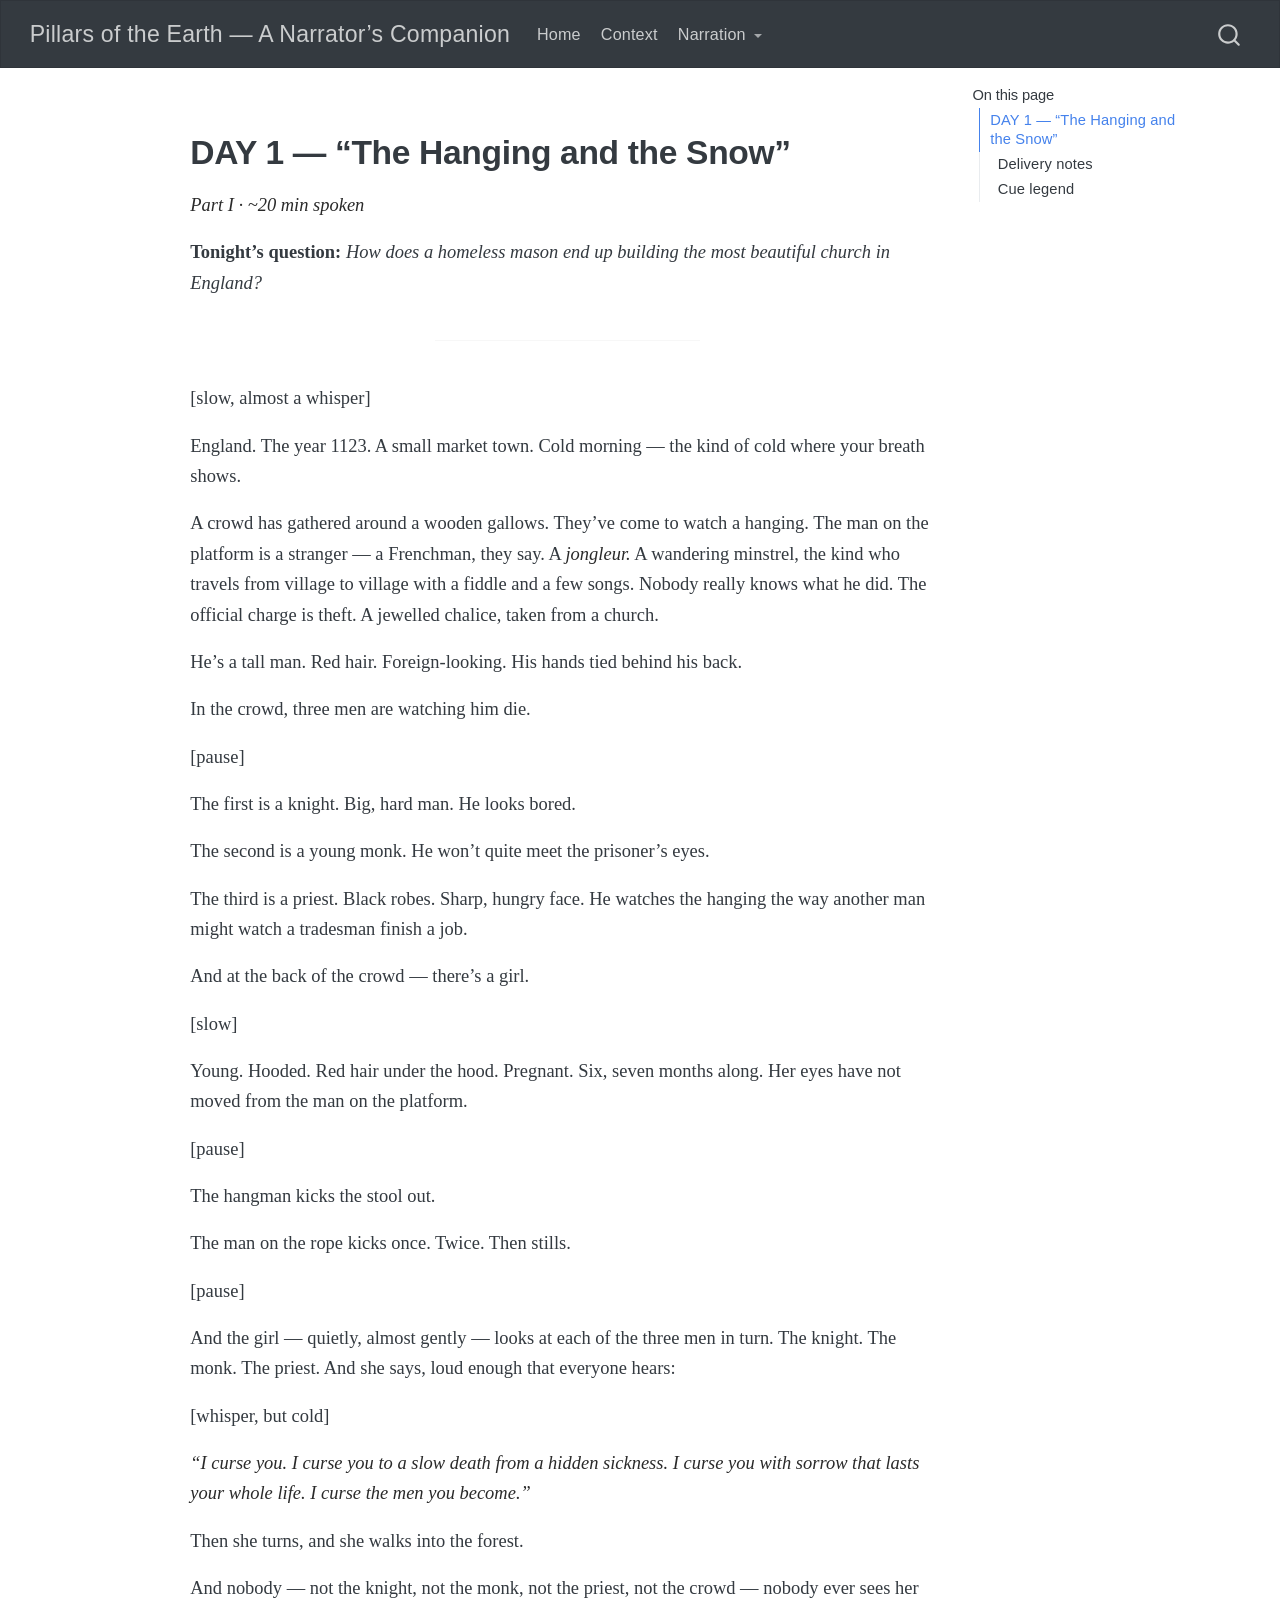
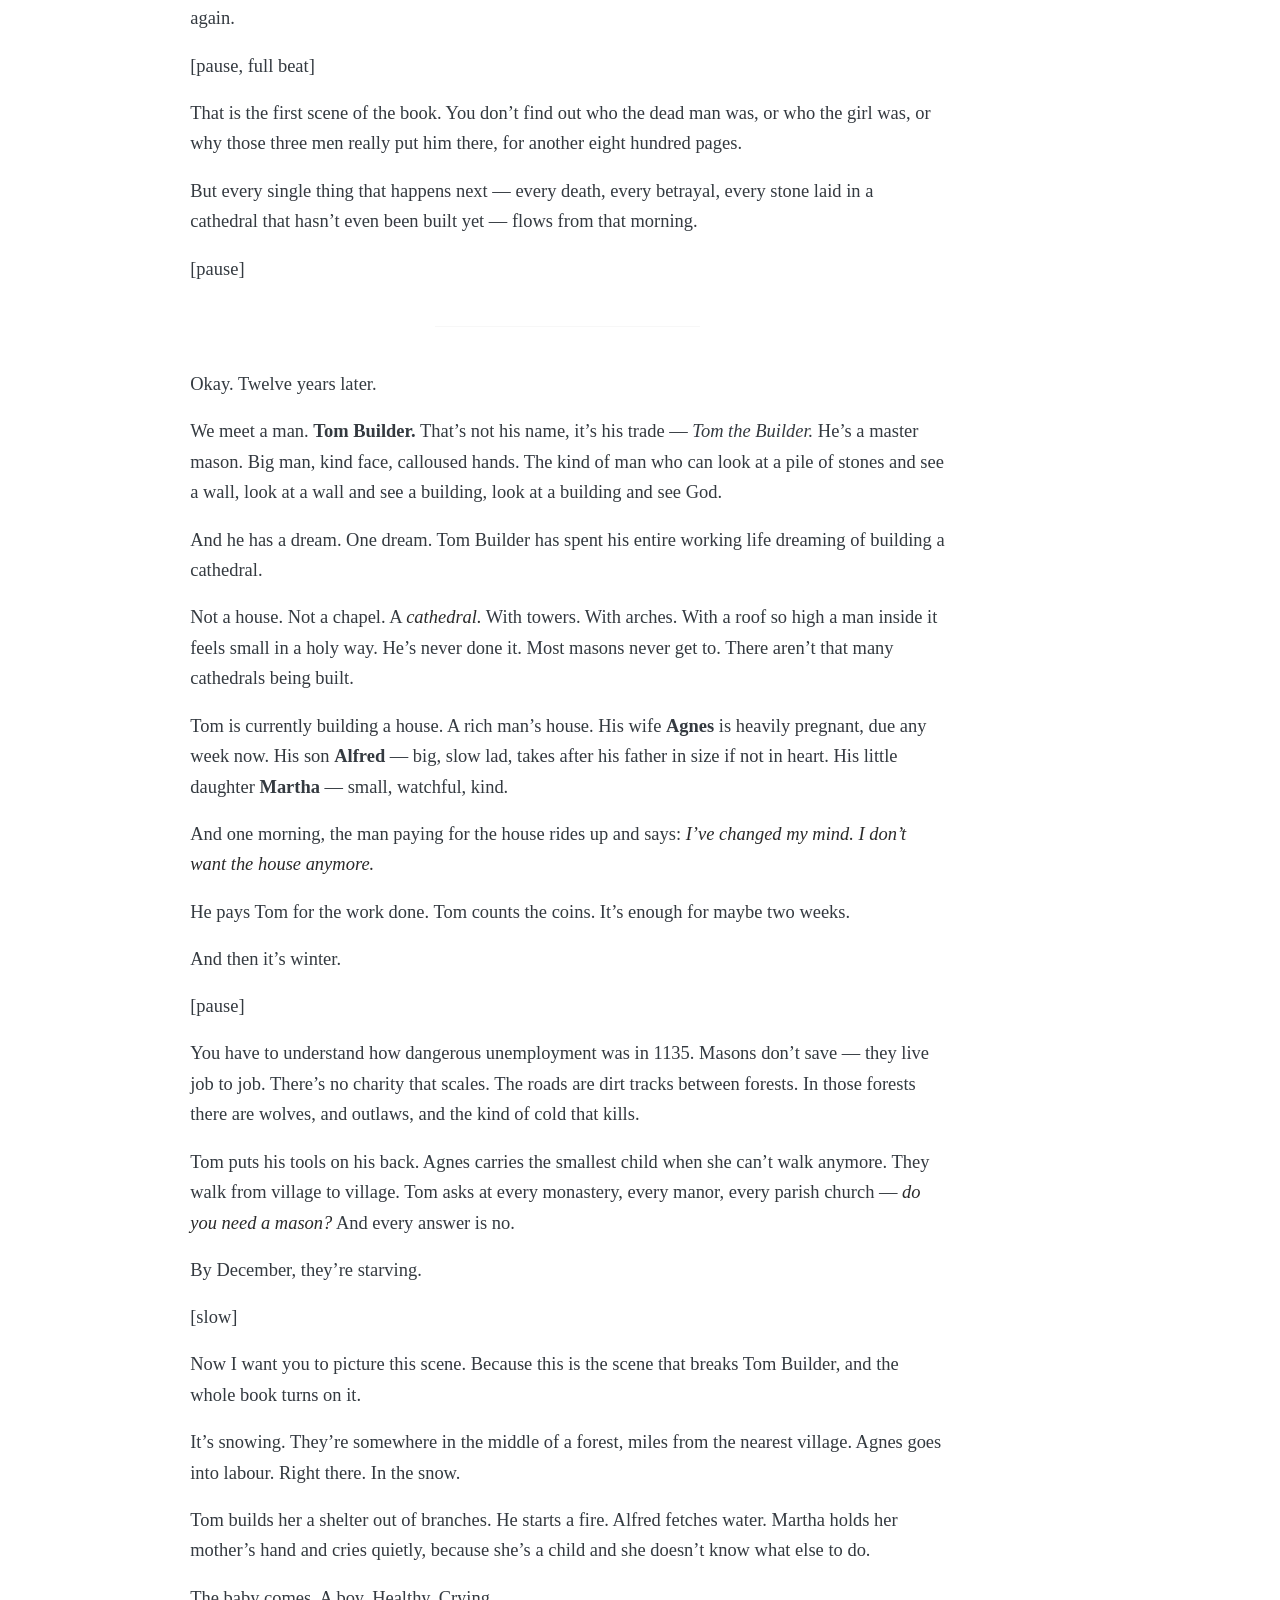
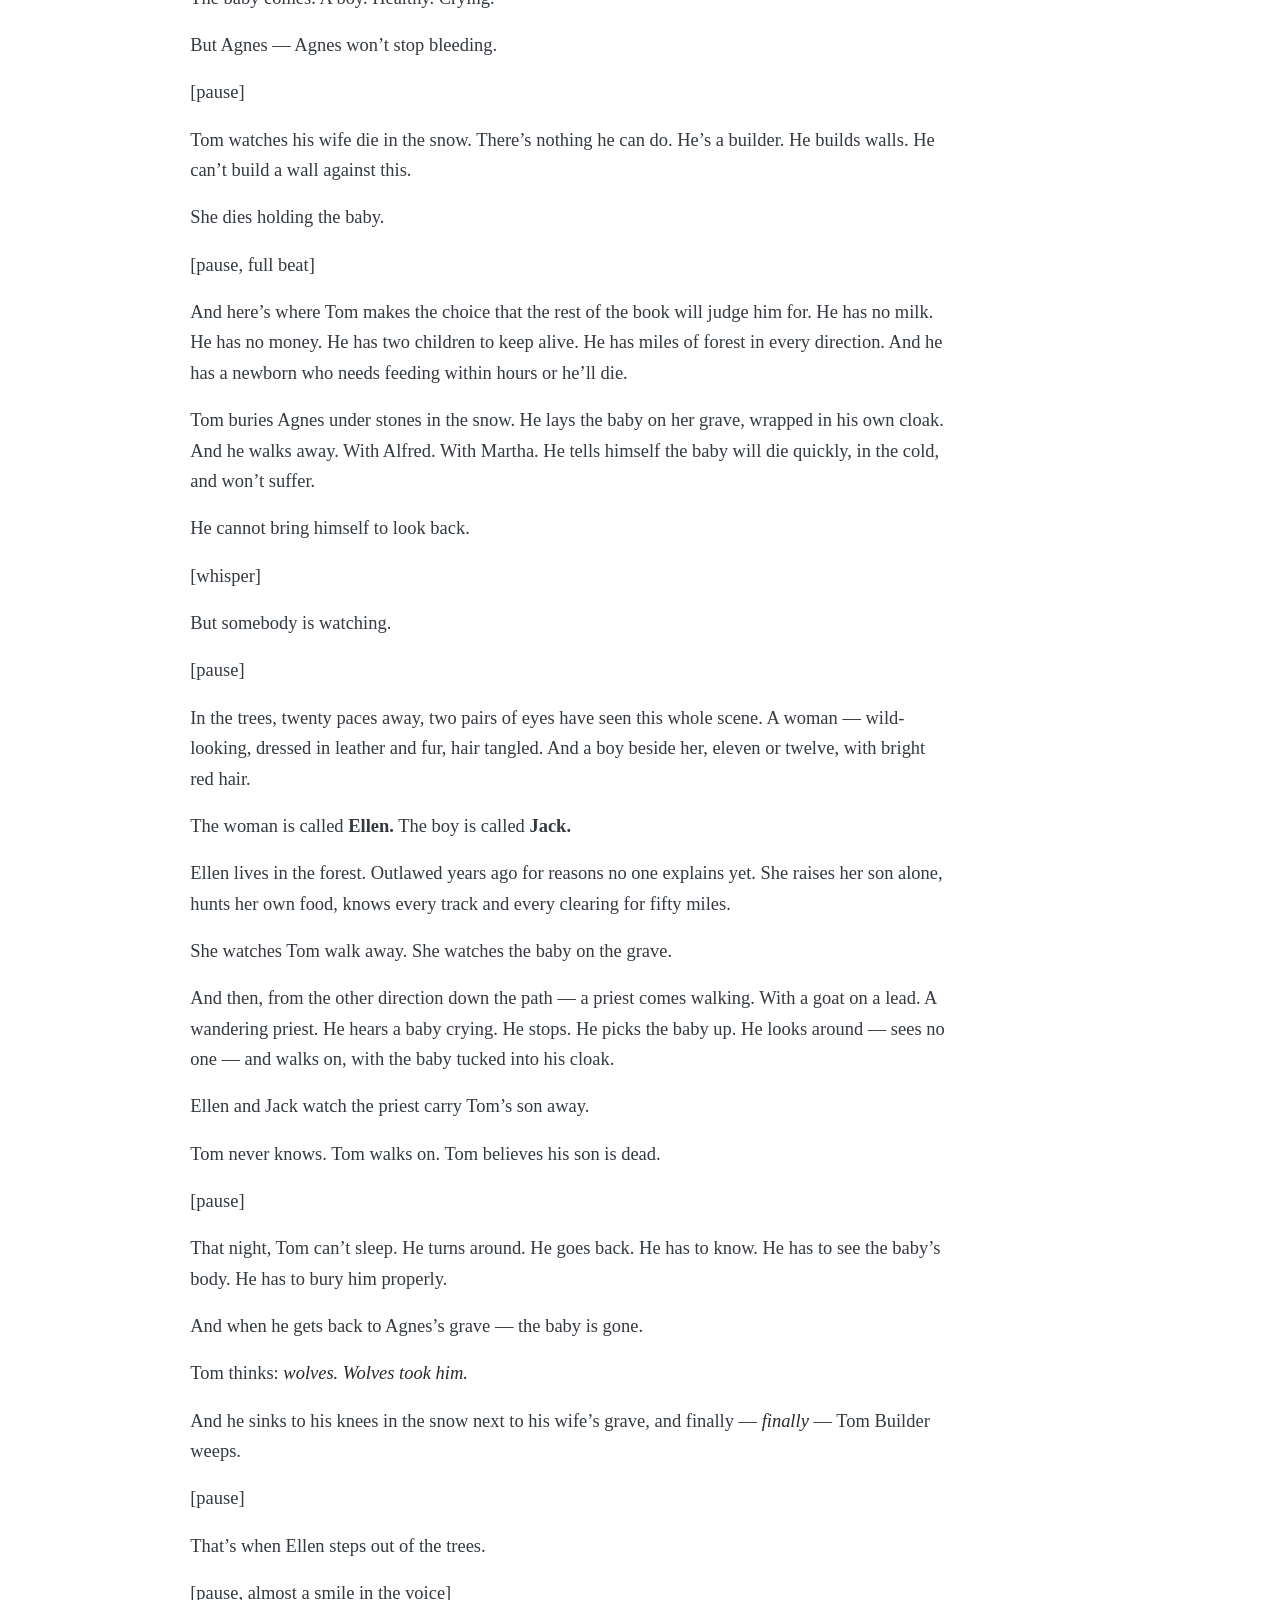
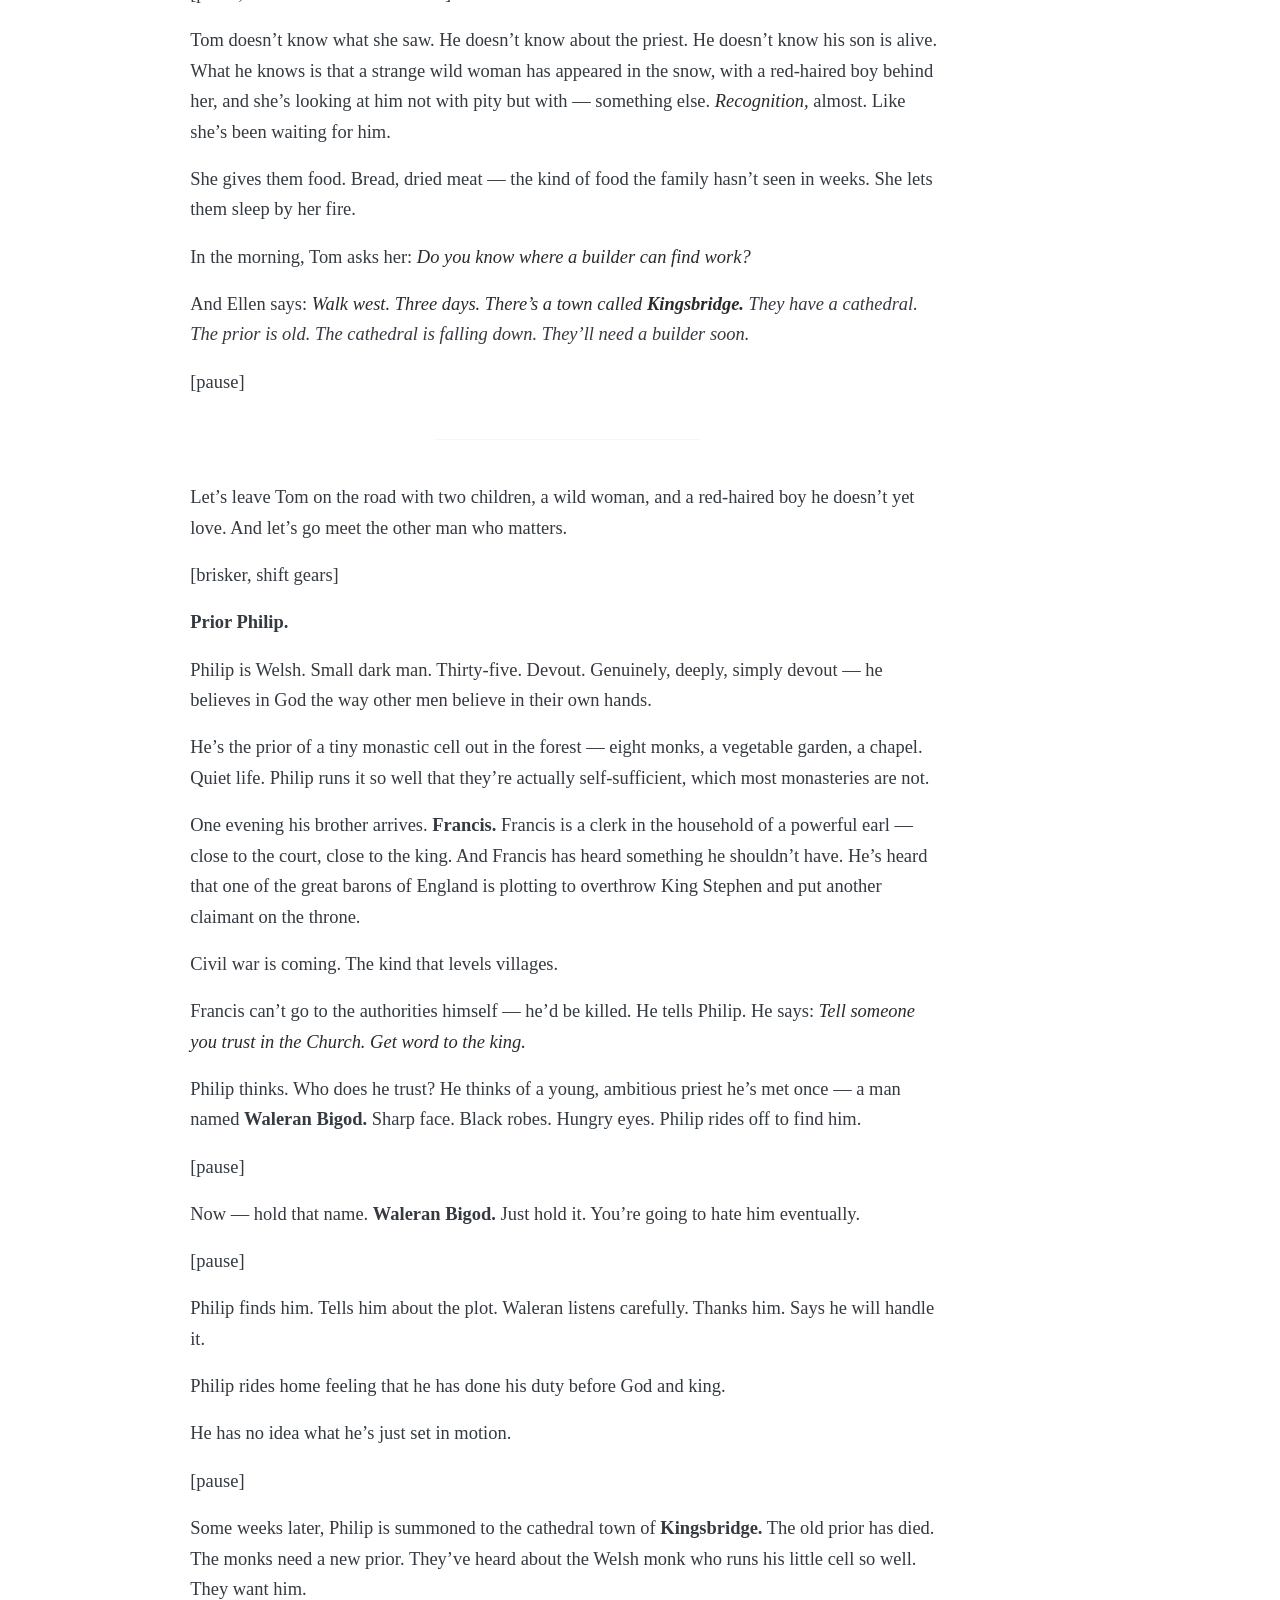
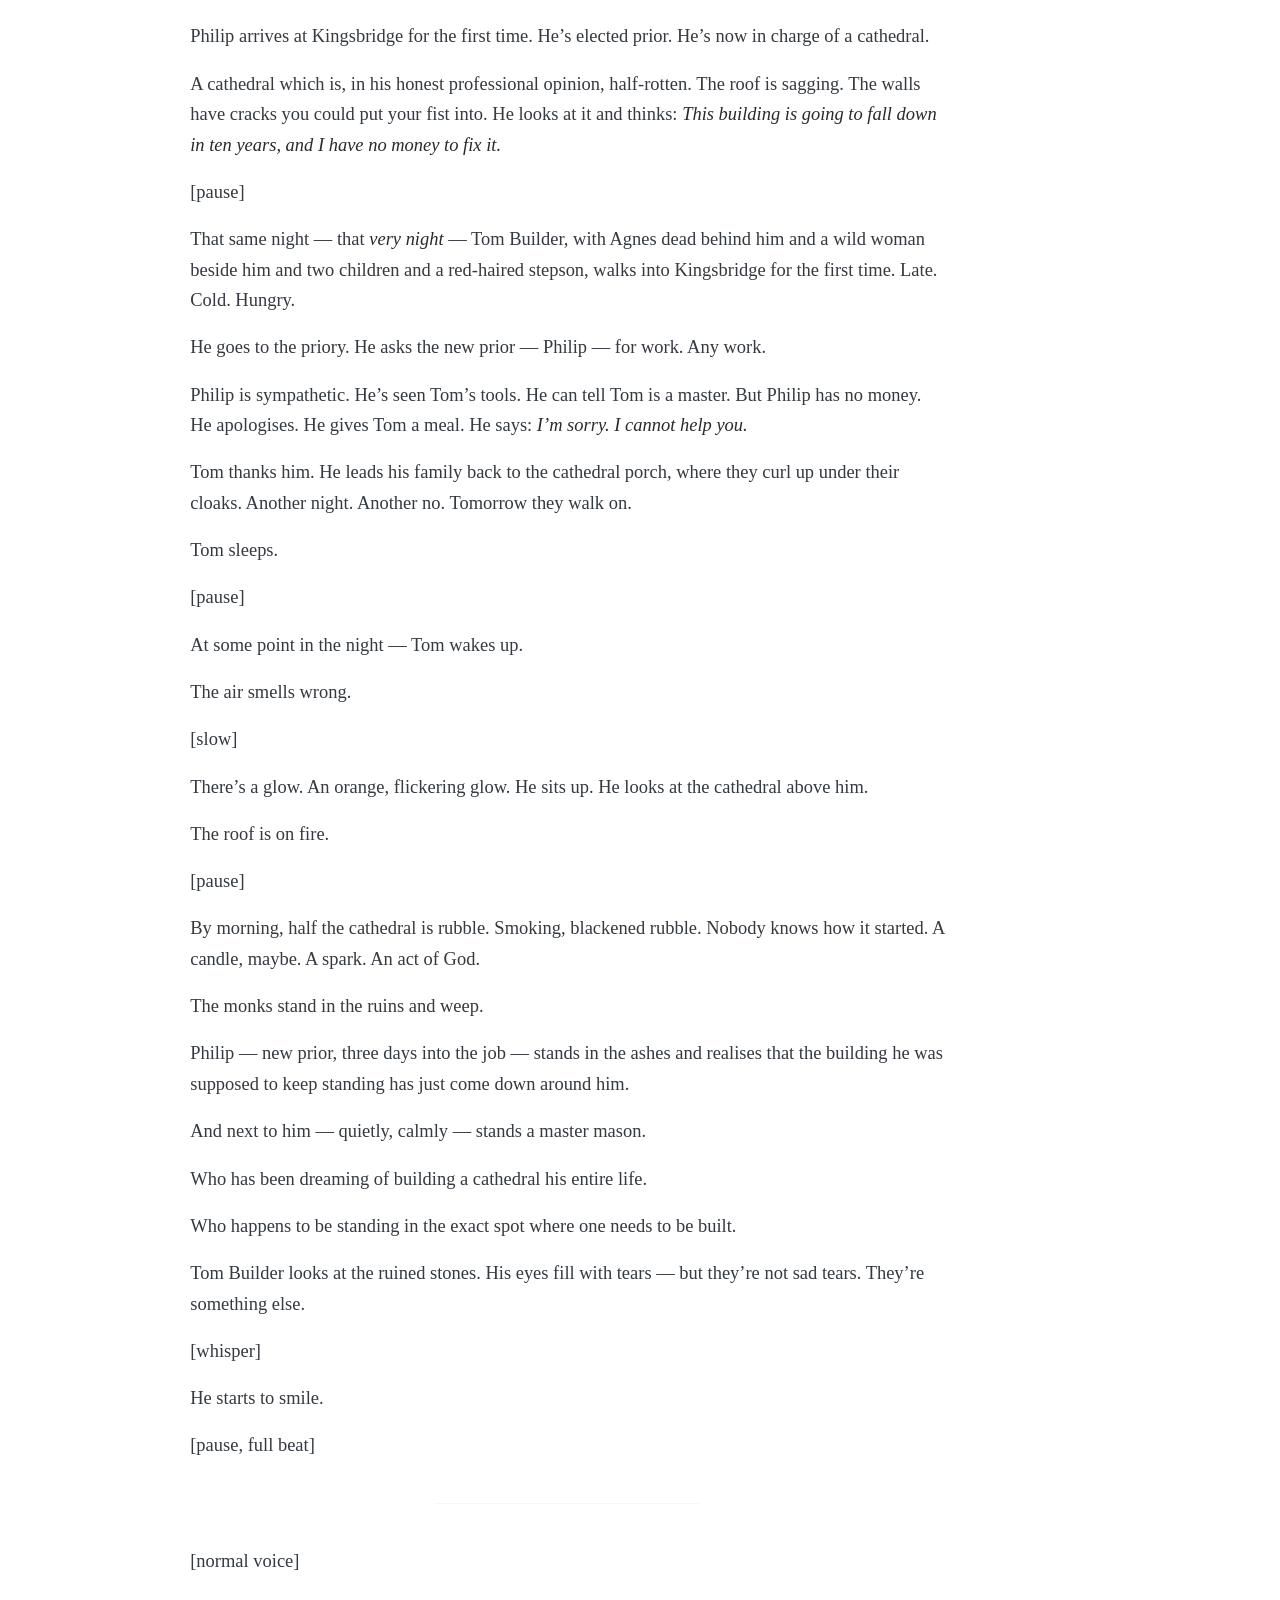
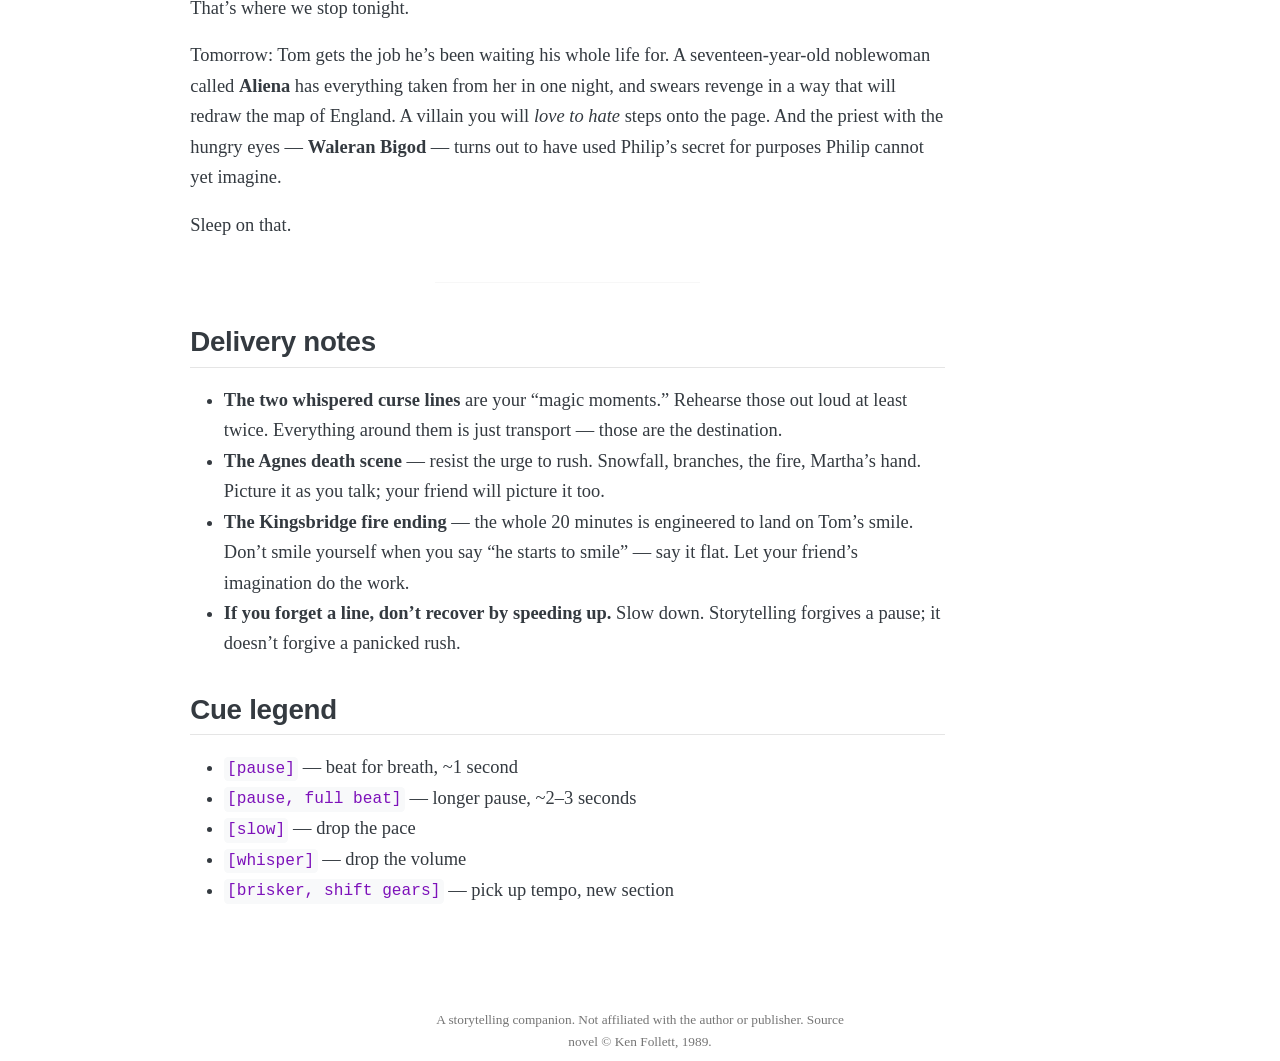
<file: Day 1 - The Hanging and the Snow.html>
<!DOCTYPE html>
<html xmlns="http://www.w3.org/1999/xhtml" lang="en" xml:lang="en"><head>

<meta charset="utf-8">
<meta name="generator" content="quarto-1.7.32">

<meta name="viewport" content="width=device-width, initial-scale=1.0, user-scalable=yes">


<title>day-1---the-hanging-and-the-snow – Pillars of the Earth — A Narrator's Companion</title>
<style>
code{white-space: pre-wrap;}
span.smallcaps{font-variant: small-caps;}
div.columns{display: flex; gap: min(4vw, 1.5em);}
div.column{flex: auto; overflow-x: auto;}
div.hanging-indent{margin-left: 1.5em; text-indent: -1.5em;}
ul.task-list{list-style: none;}
ul.task-list li input[type="checkbox"] {
  width: 0.8em;
  margin: 0 0.8em 0.2em -1em; /* quarto-specific, see https://github.com/quarto-dev/quarto-cli/issues/4556 */ 
  vertical-align: middle;
}
</style>


<script src="site_libs/quarto-nav/quarto-nav.js"></script>
<script src="site_libs/quarto-nav/headroom.min.js"></script>
<script src="site_libs/clipboard/clipboard.min.js"></script>
<script src="site_libs/quarto-search/autocomplete.umd.js"></script>
<script src="site_libs/quarto-search/fuse.min.js"></script>
<script src="site_libs/quarto-search/quarto-search.js"></script>
<meta name="quarto:offset" content="./">
<script src="site_libs/quarto-html/quarto.js" type="module"></script>
<script src="site_libs/quarto-html/tabsets/tabsets.js" type="module"></script>
<script src="site_libs/quarto-html/popper.min.js"></script>
<script src="site_libs/quarto-html/tippy.umd.min.js"></script>
<script src="site_libs/quarto-html/anchor.min.js"></script>
<link href="site_libs/quarto-html/tippy.css" rel="stylesheet">
<link href="site_libs/quarto-html/quarto-syntax-highlighting-37eea08aefeeee20ff55810ff984fec1.css" rel="stylesheet" id="quarto-text-highlighting-styles">
<script src="site_libs/bootstrap/bootstrap.min.js"></script>
<link href="site_libs/bootstrap/bootstrap-icons.css" rel="stylesheet">
<link href="site_libs/bootstrap/bootstrap-ae7bae519db866f3e81eafc89c4e8ab3.min.css" rel="stylesheet" append-hash="true" id="quarto-bootstrap" data-mode="light">
<script id="quarto-search-options" type="application/json">{
  "location": "navbar",
  "copy-button": false,
  "collapse-after": 3,
  "panel-placement": "end",
  "type": "overlay",
  "limit": 50,
  "keyboard-shortcut": [
    "f",
    "/",
    "s"
  ],
  "show-item-context": false,
  "language": {
    "search-no-results-text": "No results",
    "search-matching-documents-text": "matching documents",
    "search-copy-link-title": "Copy link to search",
    "search-hide-matches-text": "Hide additional matches",
    "search-more-match-text": "more match in this document",
    "search-more-matches-text": "more matches in this document",
    "search-clear-button-title": "Clear",
    "search-text-placeholder": "",
    "search-detached-cancel-button-title": "Cancel",
    "search-submit-button-title": "Submit",
    "search-label": "Search"
  }
}</script>
<style>html{ scroll-behavior: smooth; }</style>


<link rel="stylesheet" href="styles.css">
</head>

<body class="nav-fixed quarto-light">

<div id="quarto-search-results"></div>
  <header id="quarto-header" class="headroom fixed-top">
    <nav class="navbar navbar-expand-lg " data-bs-theme="dark">
      <div class="navbar-container container-fluid">
      <div class="navbar-brand-container mx-auto">
    <a class="navbar-brand" href="./index.html">
    <span class="navbar-title">Pillars of the Earth — A Narrator’s Companion</span>
    </a>
  </div>
            <div id="quarto-search" class="" title="Search"></div>
          <button class="navbar-toggler" type="button" data-bs-toggle="collapse" data-bs-target="#navbarCollapse" aria-controls="navbarCollapse" role="menu" aria-expanded="false" aria-label="Toggle navigation" onclick="if (window.quartoToggleHeadroom) { window.quartoToggleHeadroom(); }">
  <span class="navbar-toggler-icon"></span>
</button>
          <div class="collapse navbar-collapse" id="navbarCollapse">
            <ul class="navbar-nav navbar-nav-scroll me-auto">
  <li class="nav-item">
    <a class="nav-link" href="./index.html"> 
<span class="menu-text">Home</span></a>
  </li>  
  <li class="nav-item">
    <a class="nav-link" href="./Context.html"> 
<span class="menu-text">Context</span></a>
  </li>  
  <li class="nav-item dropdown ">
    <a class="nav-link dropdown-toggle" href="#" id="nav-menu-narration" role="link" data-bs-toggle="dropdown" aria-expanded="false">
 <span class="menu-text">Narration</span>
    </a>
    <ul class="dropdown-menu" aria-labelledby="nav-menu-narration">    
        <li>
    <a class="dropdown-item" href="./Day 1 - The Hanging and the Snow.html">
 <span class="dropdown-text">Day 1 — The Hanging and the Snow</span></a>
  </li>  
    </ul>
  </li>
</ul>
          </div> <!-- /navcollapse -->
            <div class="quarto-navbar-tools">
</div>
      </div> <!-- /container-fluid -->
    </nav>
</header>
<!-- content -->
<div id="quarto-content" class="quarto-container page-columns page-rows-contents page-layout-article page-navbar">
<!-- sidebar -->
<!-- margin-sidebar -->
    <div id="quarto-margin-sidebar" class="sidebar margin-sidebar">
        <nav id="TOC" role="doc-toc" class="toc-active">
    <h2 id="toc-title">On this page</h2>
   
  <ul class="collapse">
  <li><a href="#day-1-the-hanging-and-the-snow" id="toc-day-1-the-hanging-and-the-snow" class="nav-link active" data-scroll-target="#day-1-the-hanging-and-the-snow">DAY 1 — “The Hanging and the Snow”</a>
  <ul class="collapse">
  <li><a href="#delivery-notes" id="toc-delivery-notes" class="nav-link" data-scroll-target="#delivery-notes">Delivery notes</a></li>
  <li><a href="#cue-legend" id="toc-cue-legend" class="nav-link" data-scroll-target="#cue-legend">Cue legend</a></li>
  </ul></li>
  </ul>
</nav>
    </div>
<!-- main -->
<main class="content" id="quarto-document-content"><header id="title-block-header" class="quarto-title-block"></header>




<section id="day-1-the-hanging-and-the-snow" class="level1">
<h1>DAY 1 — “The Hanging and the Snow”</h1>
<p><em>Part I · ~20 min spoken</em></p>
<p><strong>Tonight’s question:</strong> <em>How does a homeless mason end up building the most beautiful church in England?</em></p>
<hr>
<p>[slow, almost a whisper]</p>
<p>England. The year 1123. A small market town. Cold morning — the kind of cold where your breath shows.</p>
<p>A crowd has gathered around a wooden gallows. They’ve come to watch a hanging. The man on the platform is a stranger — a Frenchman, they say. A <em>jongleur.</em> A wandering minstrel, the kind who travels from village to village with a fiddle and a few songs. Nobody really knows what he did. The official charge is theft. A jewelled chalice, taken from a church.</p>
<p>He’s a tall man. Red hair. Foreign-looking. His hands tied behind his back.</p>
<p>In the crowd, three men are watching him die.</p>
<p>[pause]</p>
<p>The first is a knight. Big, hard man. He looks bored.</p>
<p>The second is a young monk. He won’t quite meet the prisoner’s eyes.</p>
<p>The third is a priest. Black robes. Sharp, hungry face. He watches the hanging the way another man might watch a tradesman finish a job.</p>
<p>And at the back of the crowd — there’s a girl.</p>
<p>[slow]</p>
<p>Young. Hooded. Red hair under the hood. Pregnant. Six, seven months along. Her eyes have not moved from the man on the platform.</p>
<p>[pause]</p>
<p>The hangman kicks the stool out.</p>
<p>The man on the rope kicks once. Twice. Then stills.</p>
<p>[pause]</p>
<p>And the girl — quietly, almost gently — looks at each of the three men in turn. The knight. The monk. The priest. And she says, loud enough that everyone hears:</p>
<p>[whisper, but cold]</p>
<p><em>“I curse you. I curse you to a slow death from a hidden sickness. I curse you with sorrow that lasts your whole life. I curse the men you become.”</em></p>
<p>Then she turns, and she walks into the forest.</p>
<p>And nobody — not the knight, not the monk, not the priest, not the crowd — nobody ever sees her again.</p>
<p>[pause, full beat]</p>
<p>That is the first scene of the book. You don’t find out who the dead man was, or who the girl was, or why those three men really put him there, for another eight hundred pages.</p>
<p>But every single thing that happens next — every death, every betrayal, every stone laid in a cathedral that hasn’t even been built yet — flows from that morning.</p>
<p>[pause]</p>
<hr>
<p>Okay. Twelve years later.</p>
<p>We meet a man. <strong>Tom Builder.</strong> That’s not his name, it’s his trade — <em>Tom the Builder.</em> He’s a master mason. Big man, kind face, calloused hands. The kind of man who can look at a pile of stones and see a wall, look at a wall and see a building, look at a building and see God.</p>
<p>And he has a dream. One dream. Tom Builder has spent his entire working life dreaming of building a cathedral.</p>
<p>Not a house. Not a chapel. A <em>cathedral.</em> With towers. With arches. With a roof so high a man inside it feels small in a holy way. He’s never done it. Most masons never get to. There aren’t that many cathedrals being built.</p>
<p>Tom is currently building a house. A rich man’s house. His wife <strong>Agnes</strong> is heavily pregnant, due any week now. His son <strong>Alfred</strong> — big, slow lad, takes after his father in size if not in heart. His little daughter <strong>Martha</strong> — small, watchful, kind.</p>
<p>And one morning, the man paying for the house rides up and says: <em>I’ve changed my mind. I don’t want the house anymore.</em></p>
<p>He pays Tom for the work done. Tom counts the coins. It’s enough for maybe two weeks.</p>
<p>And then it’s winter.</p>
<p>[pause]</p>
<p>You have to understand how dangerous unemployment was in 1135. Masons don’t save — they live job to job. There’s no charity that scales. The roads are dirt tracks between forests. In those forests there are wolves, and outlaws, and the kind of cold that kills.</p>
<p>Tom puts his tools on his back. Agnes carries the smallest child when she can’t walk anymore. They walk from village to village. Tom asks at every monastery, every manor, every parish church — <em>do you need a mason?</em> And every answer is no.</p>
<p>By December, they’re starving.</p>
<p>[slow]</p>
<p>Now I want you to picture this scene. Because this is the scene that breaks Tom Builder, and the whole book turns on it.</p>
<p>It’s snowing. They’re somewhere in the middle of a forest, miles from the nearest village. Agnes goes into labour. Right there. In the snow.</p>
<p>Tom builds her a shelter out of branches. He starts a fire. Alfred fetches water. Martha holds her mother’s hand and cries quietly, because she’s a child and she doesn’t know what else to do.</p>
<p>The baby comes. A boy. Healthy. Crying.</p>
<p>But Agnes — Agnes won’t stop bleeding.</p>
<p>[pause]</p>
<p>Tom watches his wife die in the snow. There’s nothing he can do. He’s a builder. He builds walls. He can’t build a wall against this.</p>
<p>She dies holding the baby.</p>
<p>[pause, full beat]</p>
<p>And here’s where Tom makes the choice that the rest of the book will judge him for. He has no milk. He has no money. He has two children to keep alive. He has miles of forest in every direction. And he has a newborn who needs feeding within hours or he’ll die.</p>
<p>Tom buries Agnes under stones in the snow. He lays the baby on her grave, wrapped in his own cloak. And he walks away. With Alfred. With Martha. He tells himself the baby will die quickly, in the cold, and won’t suffer.</p>
<p>He cannot bring himself to look back.</p>
<p>[whisper]</p>
<p>But somebody is watching.</p>
<p>[pause]</p>
<p>In the trees, twenty paces away, two pairs of eyes have seen this whole scene. A woman — wild-looking, dressed in leather and fur, hair tangled. And a boy beside her, eleven or twelve, with bright red hair.</p>
<p>The woman is called <strong>Ellen.</strong> The boy is called <strong>Jack.</strong></p>
<p>Ellen lives in the forest. Outlawed years ago for reasons no one explains yet. She raises her son alone, hunts her own food, knows every track and every clearing for fifty miles.</p>
<p>She watches Tom walk away. She watches the baby on the grave.</p>
<p>And then, from the other direction down the path — a priest comes walking. With a goat on a lead. A wandering priest. He hears a baby crying. He stops. He picks the baby up. He looks around — sees no one — and walks on, with the baby tucked into his cloak.</p>
<p>Ellen and Jack watch the priest carry Tom’s son away.</p>
<p>Tom never knows. Tom walks on. Tom believes his son is dead.</p>
<p>[pause]</p>
<p>That night, Tom can’t sleep. He turns around. He goes back. He has to know. He has to see the baby’s body. He has to bury him properly.</p>
<p>And when he gets back to Agnes’s grave — the baby is gone.</p>
<p>Tom thinks: <em>wolves. Wolves took him.</em></p>
<p>And he sinks to his knees in the snow next to his wife’s grave, and finally — <em>finally</em> — Tom Builder weeps.</p>
<p>[pause]</p>
<p>That’s when Ellen steps out of the trees.</p>
<p>[pause, almost a smile in the voice]</p>
<p>Tom doesn’t know what she saw. He doesn’t know about the priest. He doesn’t know his son is alive. What he knows is that a strange wild woman has appeared in the snow, with a red-haired boy behind her, and she’s looking at him not with pity but with — something else. <em>Recognition,</em> almost. Like she’s been waiting for him.</p>
<p>She gives them food. Bread, dried meat — the kind of food the family hasn’t seen in weeks. She lets them sleep by her fire.</p>
<p>In the morning, Tom asks her: <em>Do you know where a builder can find work?</em></p>
<p>And Ellen says: <em>Walk west. Three days. There’s a town called</em> <strong><em>Kingsbridge.</em></strong> <em>They have a cathedral. The prior is old. The cathedral is falling down. They’ll need a builder soon.</em></p>
<p>[pause]</p>
<hr>
<p>Let’s leave Tom on the road with two children, a wild woman, and a red-haired boy he doesn’t yet love. And let’s go meet the other man who matters.</p>
<p>[brisker, shift gears]</p>
<p><strong>Prior Philip.</strong></p>
<p>Philip is Welsh. Small dark man. Thirty-five. Devout. Genuinely, deeply, simply devout — he believes in God the way other men believe in their own hands.</p>
<p>He’s the prior of a tiny monastic cell out in the forest — eight monks, a vegetable garden, a chapel. Quiet life. Philip runs it so well that they’re actually self-sufficient, which most monasteries are not.</p>
<p>One evening his brother arrives. <strong>Francis.</strong> Francis is a clerk in the household of a powerful earl — close to the court, close to the king. And Francis has heard something he shouldn’t have. He’s heard that one of the great barons of England is plotting to overthrow King Stephen and put another claimant on the throne.</p>
<p>Civil war is coming. The kind that levels villages.</p>
<p>Francis can’t go to the authorities himself — he’d be killed. He tells Philip. He says: <em>Tell someone you trust in the Church. Get word to the king.</em></p>
<p>Philip thinks. Who does he trust? He thinks of a young, ambitious priest he’s met once — a man named <strong>Waleran Bigod.</strong> Sharp face. Black robes. Hungry eyes. Philip rides off to find him.</p>
<p>[pause]</p>
<p>Now — hold that name. <strong>Waleran Bigod.</strong> Just hold it. You’re going to hate him eventually.</p>
<p>[pause]</p>
<p>Philip finds him. Tells him about the plot. Waleran listens carefully. Thanks him. Says he will handle it.</p>
<p>Philip rides home feeling that he has done his duty before God and king.</p>
<p>He has no idea what he’s just set in motion.</p>
<p>[pause]</p>
<p>Some weeks later, Philip is summoned to the cathedral town of <strong>Kingsbridge.</strong> The old prior has died. The monks need a new prior. They’ve heard about the Welsh monk who runs his little cell so well. They want him.</p>
<p>Philip arrives at Kingsbridge for the first time. He’s elected prior. He’s now in charge of a cathedral.</p>
<p>A cathedral which is, in his honest professional opinion, half-rotten. The roof is sagging. The walls have cracks you could put your fist into. He looks at it and thinks: <em>This building is going to fall down in ten years, and I have no money to fix it.</em></p>
<p>[pause]</p>
<p>That same night — that <em>very night</em> — Tom Builder, with Agnes dead behind him and a wild woman beside him and two children and a red-haired stepson, walks into Kingsbridge for the first time. Late. Cold. Hungry.</p>
<p>He goes to the priory. He asks the new prior — Philip — for work. Any work.</p>
<p>Philip is sympathetic. He’s seen Tom’s tools. He can tell Tom is a master. But Philip has no money. He apologises. He gives Tom a meal. He says: <em>I’m sorry. I cannot help you.</em></p>
<p>Tom thanks him. He leads his family back to the cathedral porch, where they curl up under their cloaks. Another night. Another no. Tomorrow they walk on.</p>
<p>Tom sleeps.</p>
<p>[pause]</p>
<p>At some point in the night — Tom wakes up.</p>
<p>The air smells wrong.</p>
<p>[slow]</p>
<p>There’s a glow. An orange, flickering glow. He sits up. He looks at the cathedral above him.</p>
<p>The roof is on fire.</p>
<p>[pause]</p>
<p>By morning, half the cathedral is rubble. Smoking, blackened rubble. Nobody knows how it started. A candle, maybe. A spark. An act of God.</p>
<p>The monks stand in the ruins and weep.</p>
<p>Philip — new prior, three days into the job — stands in the ashes and realises that the building he was supposed to keep standing has just come down around him.</p>
<p>And next to him — quietly, calmly — stands a master mason.</p>
<p>Who has been dreaming of building a cathedral his entire life.</p>
<p>Who happens to be standing in the exact spot where one needs to be built.</p>
<p>Tom Builder looks at the ruined stones. His eyes fill with tears — but they’re not sad tears. They’re something else.</p>
<p>[whisper]</p>
<p>He starts to smile.</p>
<p>[pause, full beat]</p>
<hr>
<p>[normal voice]</p>
<p>That’s where we stop tonight.</p>
<p>Tomorrow: Tom gets the job he’s been waiting his whole life for. A seventeen-year-old noblewoman called <strong>Aliena</strong> has everything taken from her in one night, and swears revenge in a way that will redraw the map of England. A villain you will <em>love to hate</em> steps onto the page. And the priest with the hungry eyes — <strong>Waleran Bigod</strong> — turns out to have used Philip’s secret for purposes Philip cannot yet imagine.</p>
<p>Sleep on that.</p>
<hr>
<section id="delivery-notes" class="level2">
<h2 class="anchored" data-anchor-id="delivery-notes">Delivery notes</h2>
<ul>
<li><strong>The two whispered curse lines</strong> are your “magic moments.” Rehearse those out loud at least twice. Everything around them is just transport — those are the destination.</li>
<li><strong>The Agnes death scene</strong> — resist the urge to rush. Snowfall, branches, the fire, Martha’s hand. Picture it as you talk; your friend will picture it too.</li>
<li><strong>The Kingsbridge fire ending</strong> — the whole 20 minutes is engineered to land on Tom’s smile. Don’t smile yourself when you say “he starts to smile” — say it flat. Let your friend’s imagination do the work.</li>
<li><strong>If you forget a line, don’t recover by speeding up.</strong> Slow down. Storytelling forgives a pause; it doesn’t forgive a panicked rush.</li>
</ul>
</section>
<section id="cue-legend" class="level2">
<h2 class="anchored" data-anchor-id="cue-legend">Cue legend</h2>
<ul>
<li><code>[pause]</code> — beat for breath, ~1 second</li>
<li><code>[pause, full beat]</code> — longer pause, ~2–3 seconds</li>
<li><code>[slow]</code> — drop the pace</li>
<li><code>[whisper]</code> — drop the volume</li>
<li><code>[brisker, shift gears]</code> — pick up tempo, new section</li>
</ul>


</section>
</section>

</main> <!-- /main -->
<script id="quarto-html-after-body" type="application/javascript">
  window.document.addEventListener("DOMContentLoaded", function (event) {
    const icon = "";
    const anchorJS = new window.AnchorJS();
    anchorJS.options = {
      placement: 'right',
      icon: icon
    };
    anchorJS.add('.anchored');
      var localhostRegex = new RegExp(/^(?:http|https):\/\/localhost\:?[0-9]*\//);
      var mailtoRegex = new RegExp(/^mailto:/);
        var filterRegex = new RegExp("https:\/\/RagavRajan\.github\.io\/pillars-of-the-earth-narration\/");
      var isInternal = (href) => {
          return filterRegex.test(href) || localhostRegex.test(href) || mailtoRegex.test(href);
      }
      // Inspect non-navigation links and adorn them if external
     var links = window.document.querySelectorAll('a[href]:not(.nav-link):not(.navbar-brand):not(.toc-action):not(.sidebar-link):not(.sidebar-item-toggle):not(.pagination-link):not(.no-external):not([aria-hidden]):not(.dropdown-item):not(.quarto-navigation-tool):not(.about-link)');
      for (var i=0; i<links.length; i++) {
        const link = links[i];
        if (!isInternal(link.href)) {
          // undo the damage that might have been done by quarto-nav.js in the case of
          // links that we want to consider external
          if (link.dataset.originalHref !== undefined) {
            link.href = link.dataset.originalHref;
          }
        }
      }
    function tippyHover(el, contentFn, onTriggerFn, onUntriggerFn) {
      const config = {
        allowHTML: true,
        maxWidth: 500,
        delay: 100,
        arrow: false,
        appendTo: function(el) {
            return el.parentElement;
        },
        interactive: true,
        interactiveBorder: 10,
        theme: 'quarto',
        placement: 'bottom-start',
      };
      if (contentFn) {
        config.content = contentFn;
      }
      if (onTriggerFn) {
        config.onTrigger = onTriggerFn;
      }
      if (onUntriggerFn) {
        config.onUntrigger = onUntriggerFn;
      }
      window.tippy(el, config); 
    }
    const noterefs = window.document.querySelectorAll('a[role="doc-noteref"]');
    for (var i=0; i<noterefs.length; i++) {
      const ref = noterefs[i];
      tippyHover(ref, function() {
        // use id or data attribute instead here
        let href = ref.getAttribute('data-footnote-href') || ref.getAttribute('href');
        try { href = new URL(href).hash; } catch {}
        const id = href.replace(/^#\/?/, "");
        const note = window.document.getElementById(id);
        if (note) {
          return note.innerHTML;
        } else {
          return "";
        }
      });
    }
    const xrefs = window.document.querySelectorAll('a.quarto-xref');
    const processXRef = (id, note) => {
      // Strip column container classes
      const stripColumnClz = (el) => {
        el.classList.remove("page-full", "page-columns");
        if (el.children) {
          for (const child of el.children) {
            stripColumnClz(child);
          }
        }
      }
      stripColumnClz(note)
      if (id === null || id.startsWith('sec-')) {
        // Special case sections, only their first couple elements
        const container = document.createElement("div");
        if (note.children && note.children.length > 2) {
          container.appendChild(note.children[0].cloneNode(true));
          for (let i = 1; i < note.children.length; i++) {
            const child = note.children[i];
            if (child.tagName === "P" && child.innerText === "") {
              continue;
            } else {
              container.appendChild(child.cloneNode(true));
              break;
            }
          }
          if (window.Quarto?.typesetMath) {
            window.Quarto.typesetMath(container);
          }
          return container.innerHTML
        } else {
          if (window.Quarto?.typesetMath) {
            window.Quarto.typesetMath(note);
          }
          return note.innerHTML;
        }
      } else {
        // Remove any anchor links if they are present
        const anchorLink = note.querySelector('a.anchorjs-link');
        if (anchorLink) {
          anchorLink.remove();
        }
        if (window.Quarto?.typesetMath) {
          window.Quarto.typesetMath(note);
        }
        if (note.classList.contains("callout")) {
          return note.outerHTML;
        } else {
          return note.innerHTML;
        }
      }
    }
    for (var i=0; i<xrefs.length; i++) {
      const xref = xrefs[i];
      tippyHover(xref, undefined, function(instance) {
        instance.disable();
        let url = xref.getAttribute('href');
        let hash = undefined; 
        if (url.startsWith('#')) {
          hash = url;
        } else {
          try { hash = new URL(url).hash; } catch {}
        }
        if (hash) {
          const id = hash.replace(/^#\/?/, "");
          const note = window.document.getElementById(id);
          if (note !== null) {
            try {
              const html = processXRef(id, note.cloneNode(true));
              instance.setContent(html);
            } finally {
              instance.enable();
              instance.show();
            }
          } else {
            // See if we can fetch this
            fetch(url.split('#')[0])
            .then(res => res.text())
            .then(html => {
              const parser = new DOMParser();
              const htmlDoc = parser.parseFromString(html, "text/html");
              const note = htmlDoc.getElementById(id);
              if (note !== null) {
                const html = processXRef(id, note);
                instance.setContent(html);
              } 
            }).finally(() => {
              instance.enable();
              instance.show();
            });
          }
        } else {
          // See if we can fetch a full url (with no hash to target)
          // This is a special case and we should probably do some content thinning / targeting
          fetch(url)
          .then(res => res.text())
          .then(html => {
            const parser = new DOMParser();
            const htmlDoc = parser.parseFromString(html, "text/html");
            const note = htmlDoc.querySelector('main.content');
            if (note !== null) {
              // This should only happen for chapter cross references
              // (since there is no id in the URL)
              // remove the first header
              if (note.children.length > 0 && note.children[0].tagName === "HEADER") {
                note.children[0].remove();
              }
              const html = processXRef(null, note);
              instance.setContent(html);
            } 
          }).finally(() => {
            instance.enable();
            instance.show();
          });
        }
      }, function(instance) {
      });
    }
        let selectedAnnoteEl;
        const selectorForAnnotation = ( cell, annotation) => {
          let cellAttr = 'data-code-cell="' + cell + '"';
          let lineAttr = 'data-code-annotation="' +  annotation + '"';
          const selector = 'span[' + cellAttr + '][' + lineAttr + ']';
          return selector;
        }
        const selectCodeLines = (annoteEl) => {
          const doc = window.document;
          const targetCell = annoteEl.getAttribute("data-target-cell");
          const targetAnnotation = annoteEl.getAttribute("data-target-annotation");
          const annoteSpan = window.document.querySelector(selectorForAnnotation(targetCell, targetAnnotation));
          const lines = annoteSpan.getAttribute("data-code-lines").split(",");
          const lineIds = lines.map((line) => {
            return targetCell + "-" + line;
          })
          let top = null;
          let height = null;
          let parent = null;
          if (lineIds.length > 0) {
              //compute the position of the single el (top and bottom and make a div)
              const el = window.document.getElementById(lineIds[0]);
              top = el.offsetTop;
              height = el.offsetHeight;
              parent = el.parentElement.parentElement;
            if (lineIds.length > 1) {
              const lastEl = window.document.getElementById(lineIds[lineIds.length - 1]);
              const bottom = lastEl.offsetTop + lastEl.offsetHeight;
              height = bottom - top;
            }
            if (top !== null && height !== null && parent !== null) {
              // cook up a div (if necessary) and position it 
              let div = window.document.getElementById("code-annotation-line-highlight");
              if (div === null) {
                div = window.document.createElement("div");
                div.setAttribute("id", "code-annotation-line-highlight");
                div.style.position = 'absolute';
                parent.appendChild(div);
              }
              div.style.top = top - 2 + "px";
              div.style.height = height + 4 + "px";
              div.style.left = 0;
              let gutterDiv = window.document.getElementById("code-annotation-line-highlight-gutter");
              if (gutterDiv === null) {
                gutterDiv = window.document.createElement("div");
                gutterDiv.setAttribute("id", "code-annotation-line-highlight-gutter");
                gutterDiv.style.position = 'absolute';
                const codeCell = window.document.getElementById(targetCell);
                const gutter = codeCell.querySelector('.code-annotation-gutter');
                gutter.appendChild(gutterDiv);
              }
              gutterDiv.style.top = top - 2 + "px";
              gutterDiv.style.height = height + 4 + "px";
            }
            selectedAnnoteEl = annoteEl;
          }
        };
        const unselectCodeLines = () => {
          const elementsIds = ["code-annotation-line-highlight", "code-annotation-line-highlight-gutter"];
          elementsIds.forEach((elId) => {
            const div = window.document.getElementById(elId);
            if (div) {
              div.remove();
            }
          });
          selectedAnnoteEl = undefined;
        };
          // Handle positioning of the toggle
      window.addEventListener(
        "resize",
        throttle(() => {
          elRect = undefined;
          if (selectedAnnoteEl) {
            selectCodeLines(selectedAnnoteEl);
          }
        }, 10)
      );
      function throttle(fn, ms) {
      let throttle = false;
      let timer;
        return (...args) => {
          if(!throttle) { // first call gets through
              fn.apply(this, args);
              throttle = true;
          } else { // all the others get throttled
              if(timer) clearTimeout(timer); // cancel #2
              timer = setTimeout(() => {
                fn.apply(this, args);
                timer = throttle = false;
              }, ms);
          }
        };
      }
        // Attach click handler to the DT
        const annoteDls = window.document.querySelectorAll('dt[data-target-cell]');
        for (const annoteDlNode of annoteDls) {
          annoteDlNode.addEventListener('click', (event) => {
            const clickedEl = event.target;
            if (clickedEl !== selectedAnnoteEl) {
              unselectCodeLines();
              const activeEl = window.document.querySelector('dt[data-target-cell].code-annotation-active');
              if (activeEl) {
                activeEl.classList.remove('code-annotation-active');
              }
              selectCodeLines(clickedEl);
              clickedEl.classList.add('code-annotation-active');
            } else {
              // Unselect the line
              unselectCodeLines();
              clickedEl.classList.remove('code-annotation-active');
            }
          });
        }
    const findCites = (el) => {
      const parentEl = el.parentElement;
      if (parentEl) {
        const cites = parentEl.dataset.cites;
        if (cites) {
          return {
            el,
            cites: cites.split(' ')
          };
        } else {
          return findCites(el.parentElement)
        }
      } else {
        return undefined;
      }
    };
    var bibliorefs = window.document.querySelectorAll('a[role="doc-biblioref"]');
    for (var i=0; i<bibliorefs.length; i++) {
      const ref = bibliorefs[i];
      const citeInfo = findCites(ref);
      if (citeInfo) {
        tippyHover(citeInfo.el, function() {
          var popup = window.document.createElement('div');
          citeInfo.cites.forEach(function(cite) {
            var citeDiv = window.document.createElement('div');
            citeDiv.classList.add('hanging-indent');
            citeDiv.classList.add('csl-entry');
            var biblioDiv = window.document.getElementById('ref-' + cite);
            if (biblioDiv) {
              citeDiv.innerHTML = biblioDiv.innerHTML;
            }
            popup.appendChild(citeDiv);
          });
          return popup.innerHTML;
        });
      }
    }
  });
  </script>
</div> <!-- /content -->
<footer class="footer">
  <div class="nav-footer">
    <div class="nav-footer-left">
      &nbsp;
    </div>   
    <div class="nav-footer-center">
<p>A storytelling companion. Not affiliated with the author or publisher. Source novel © Ken Follett, 1989.</p>
</div>
    <div class="nav-footer-right">
      &nbsp;
    </div>
  </div>
</footer>




<script src="site_libs/quarto-html/zenscroll-min.js"></script>
</body></html>
</file>
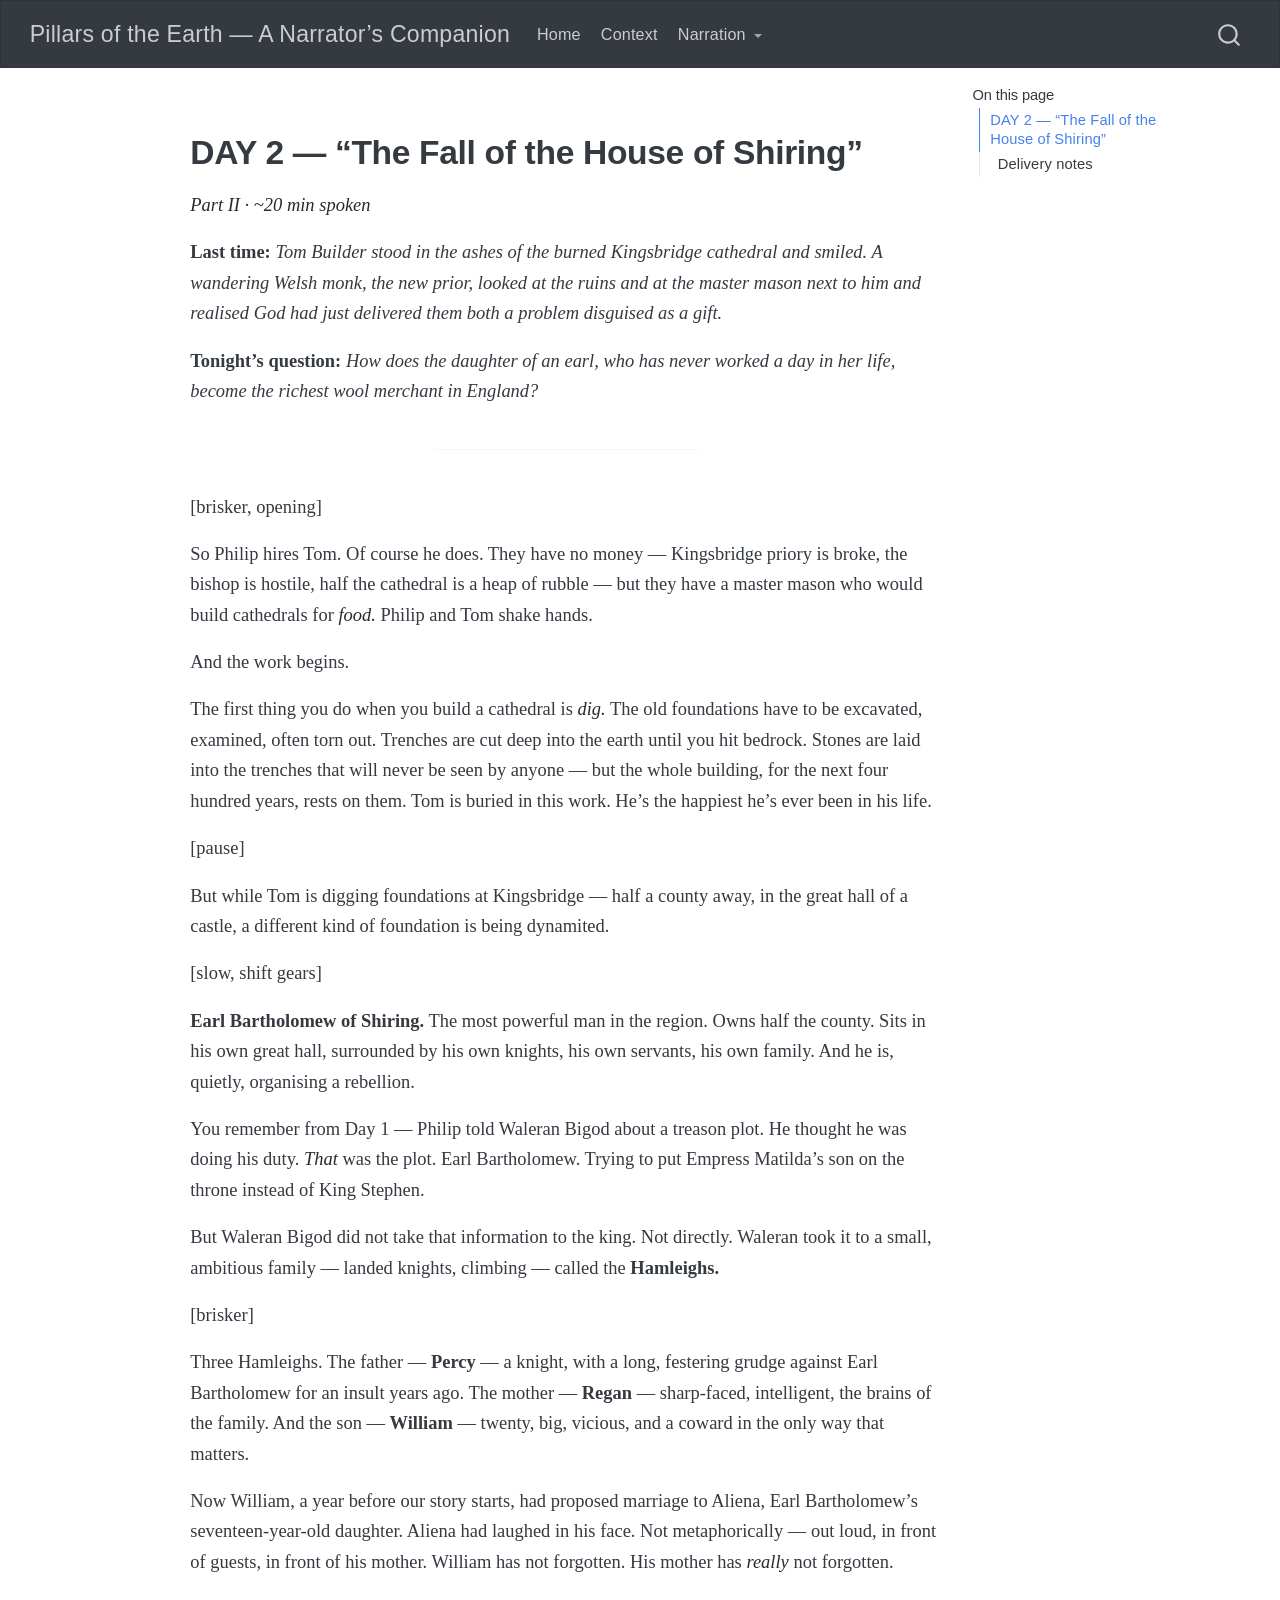
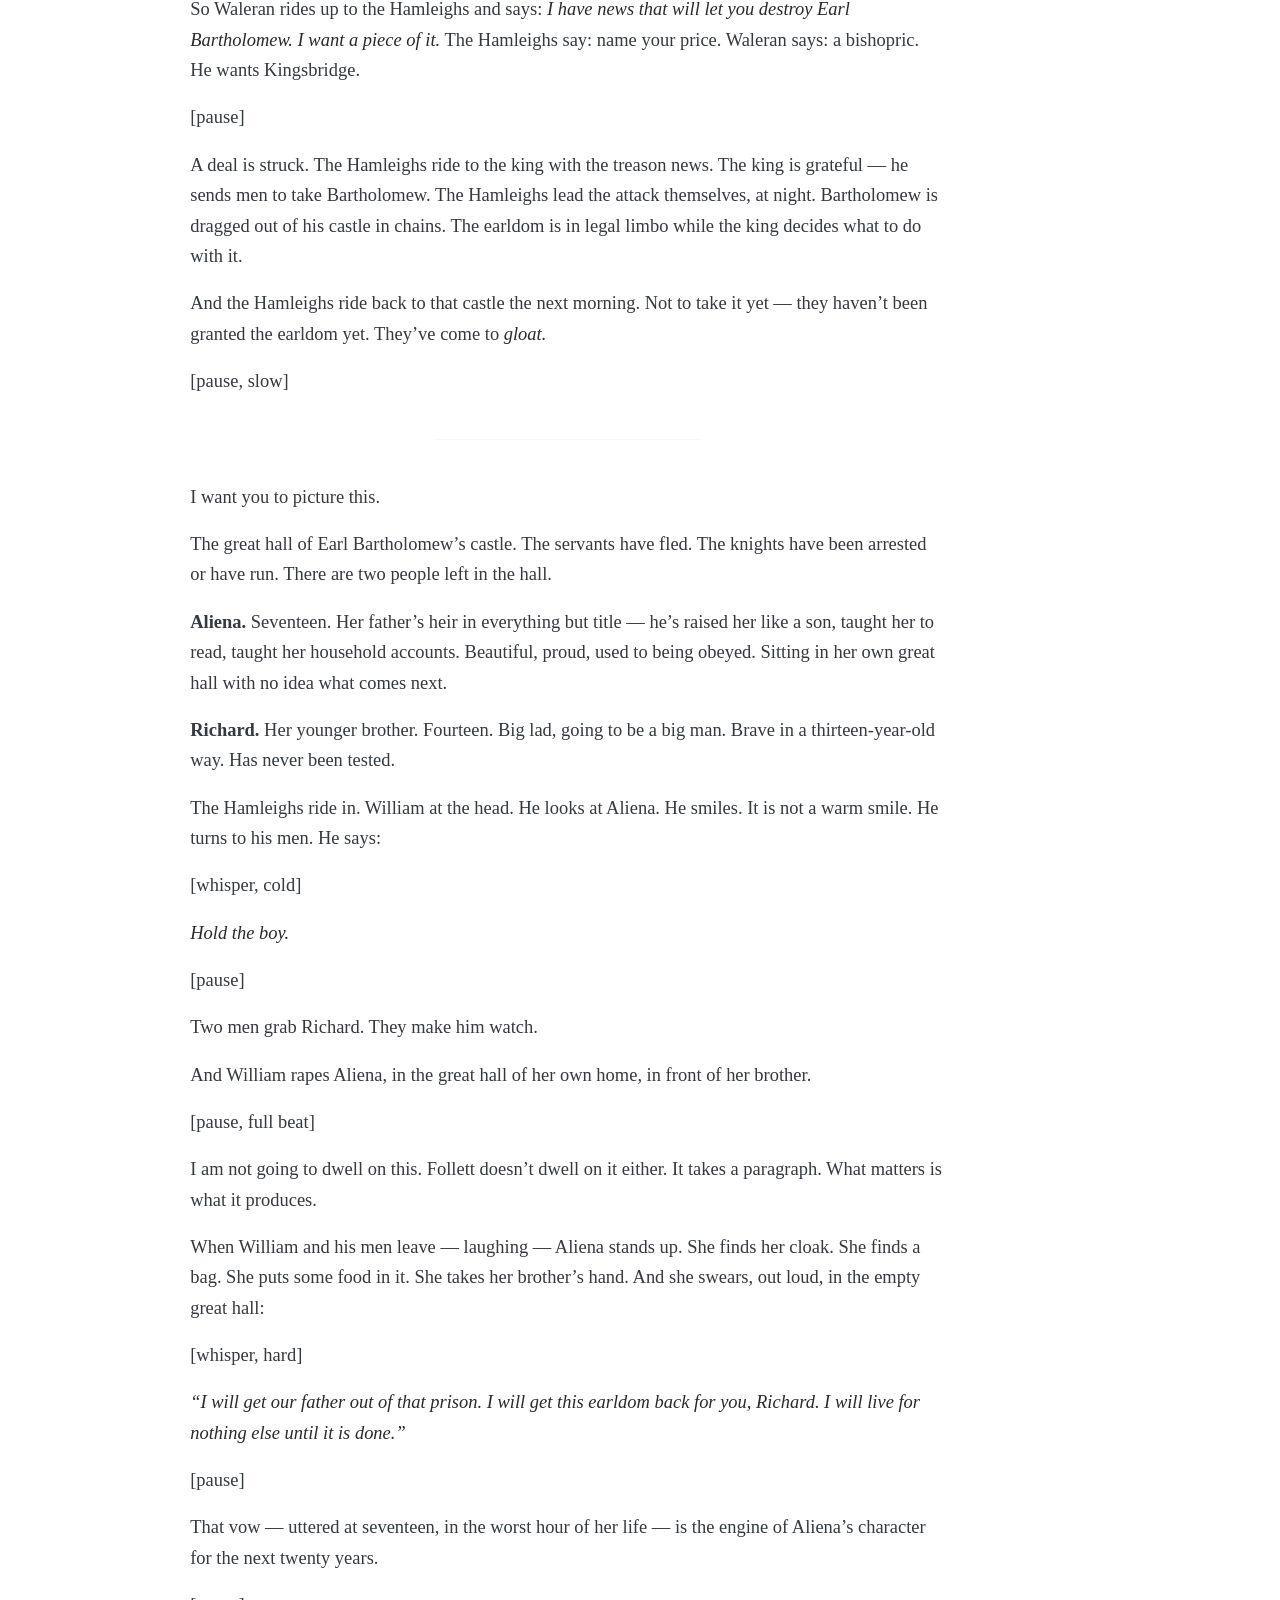
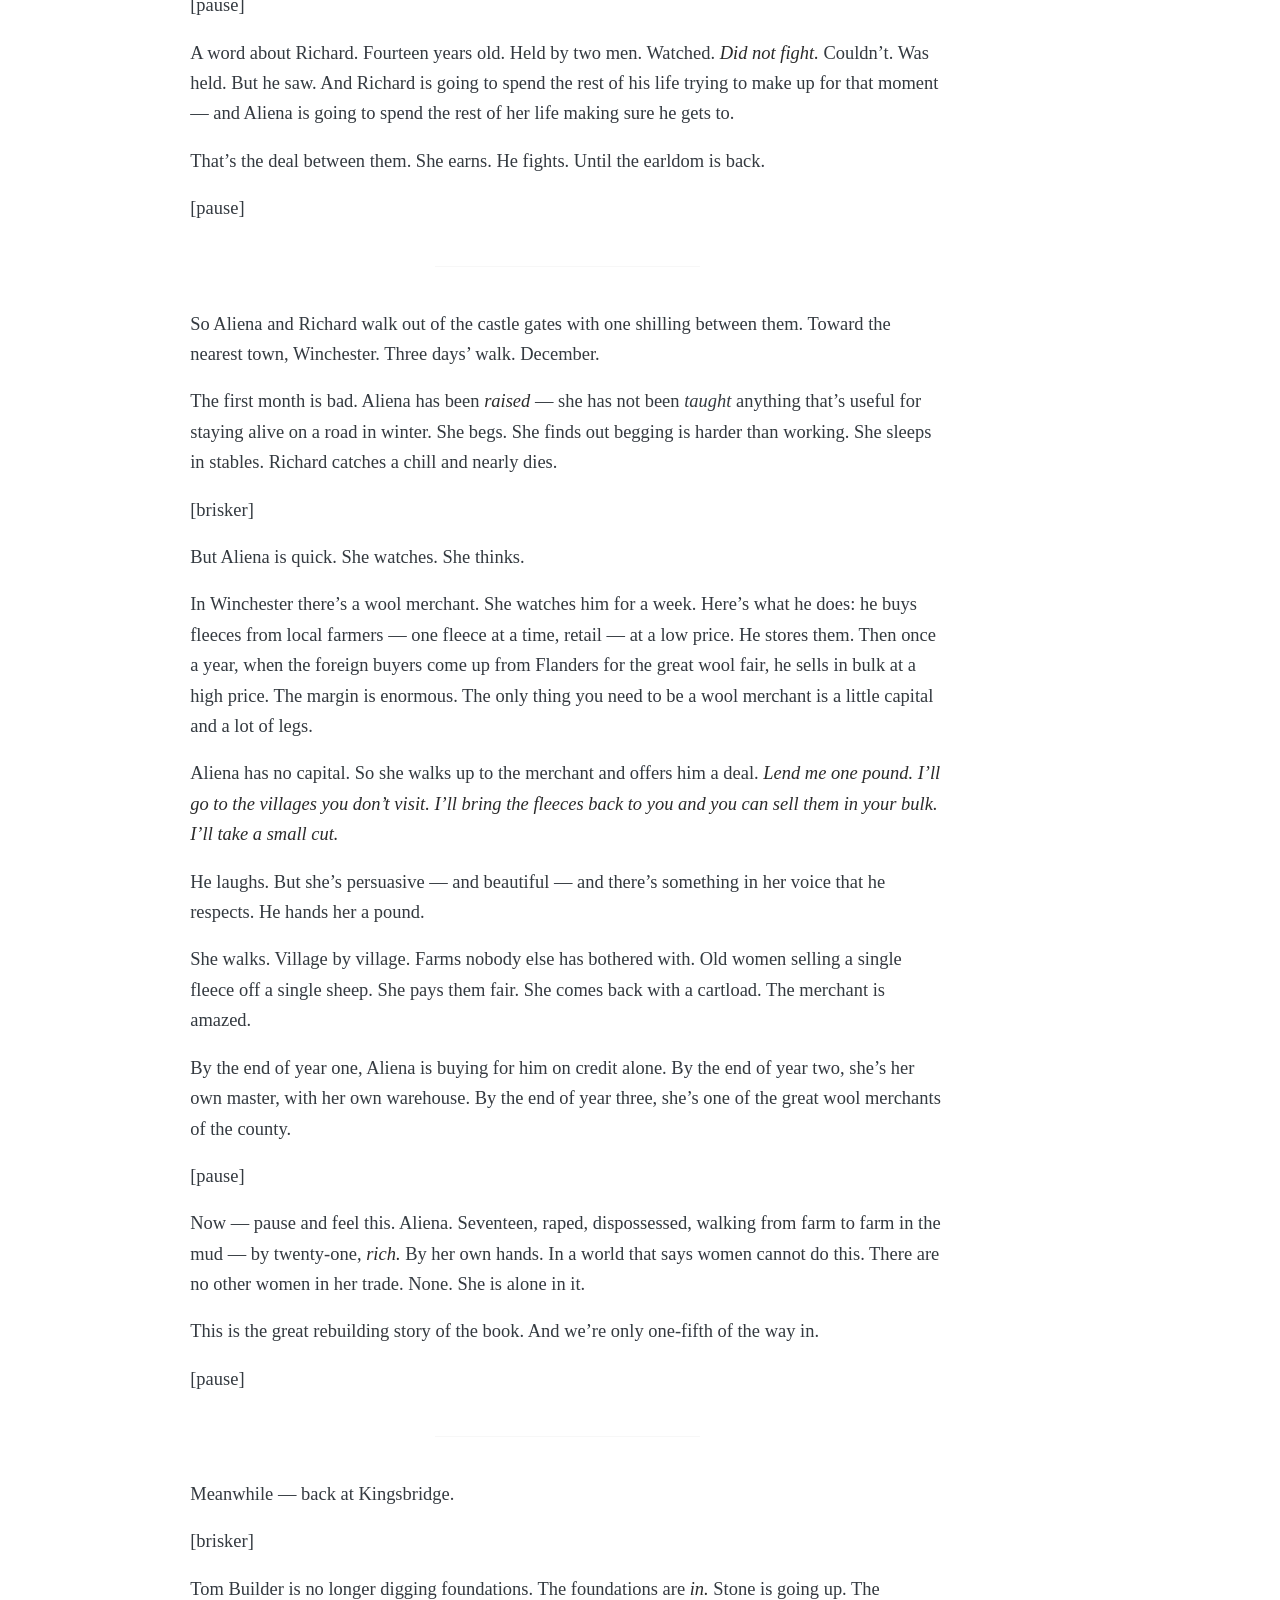
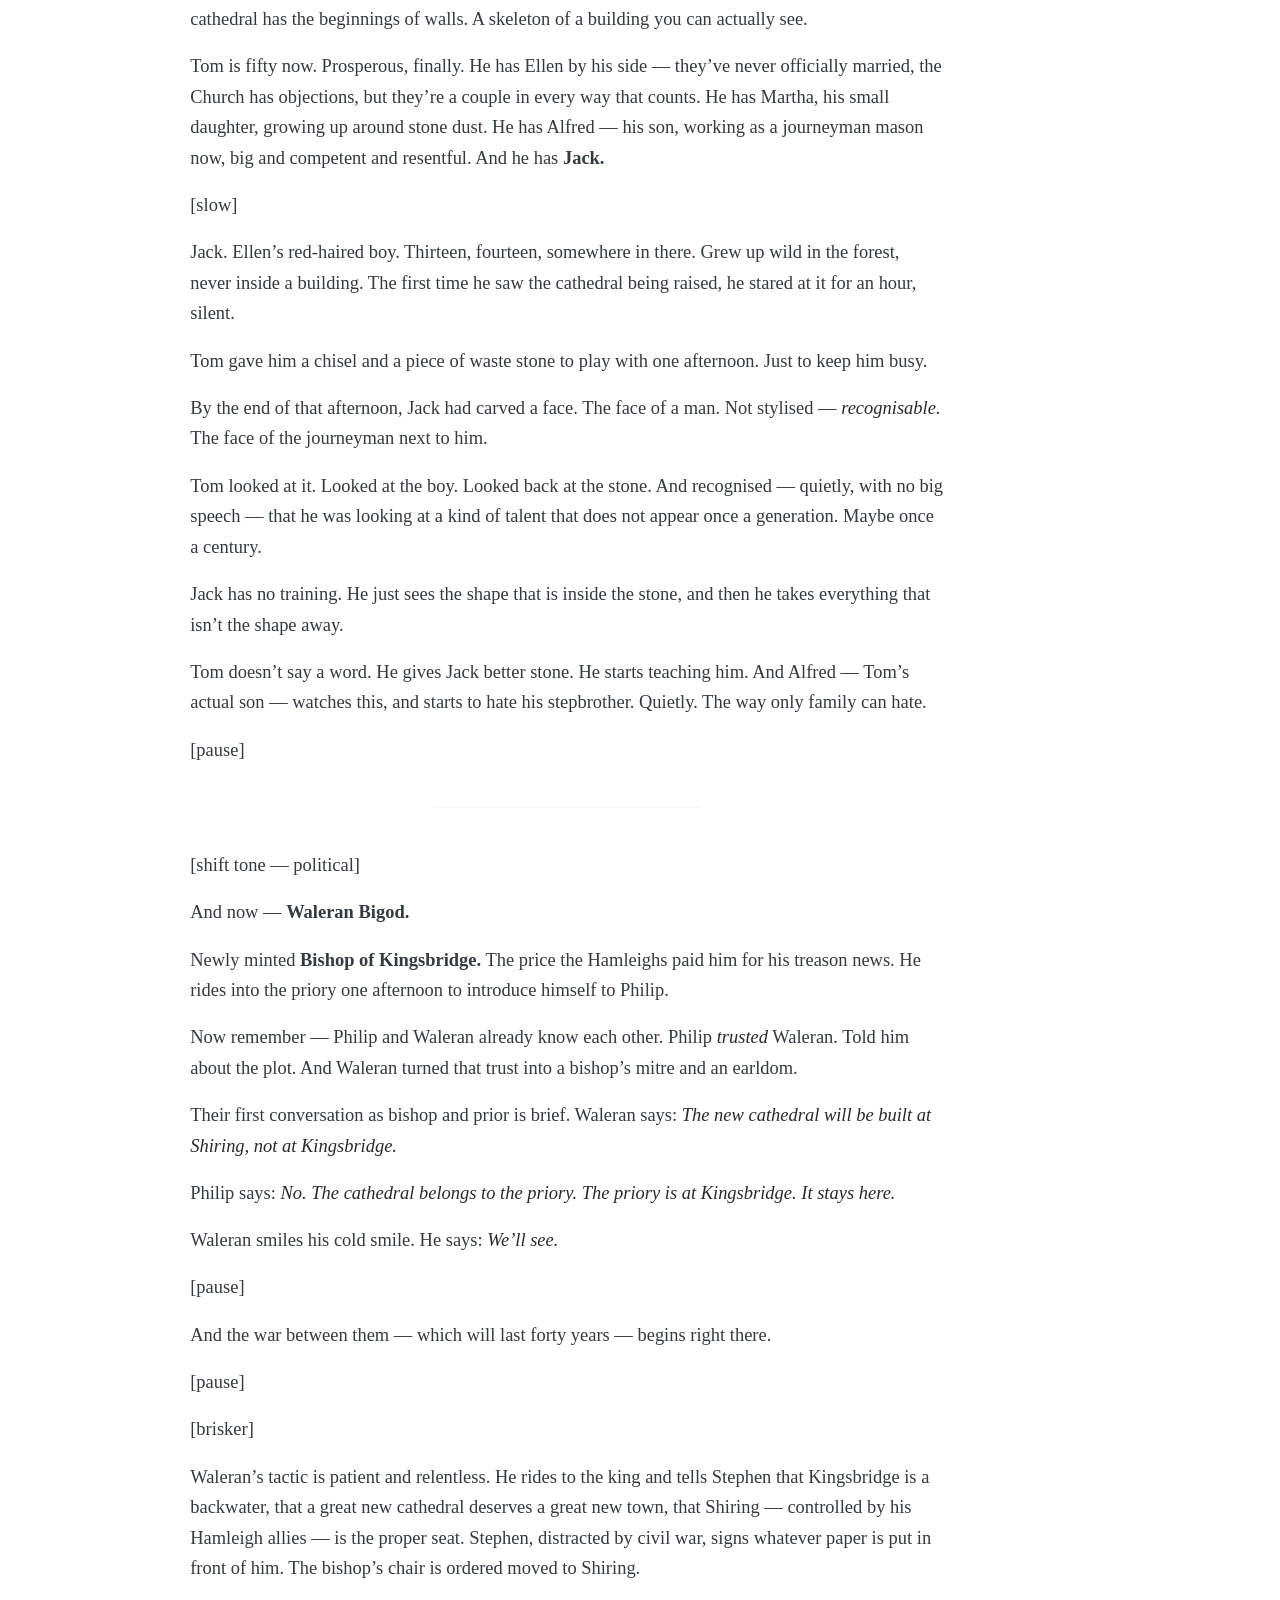
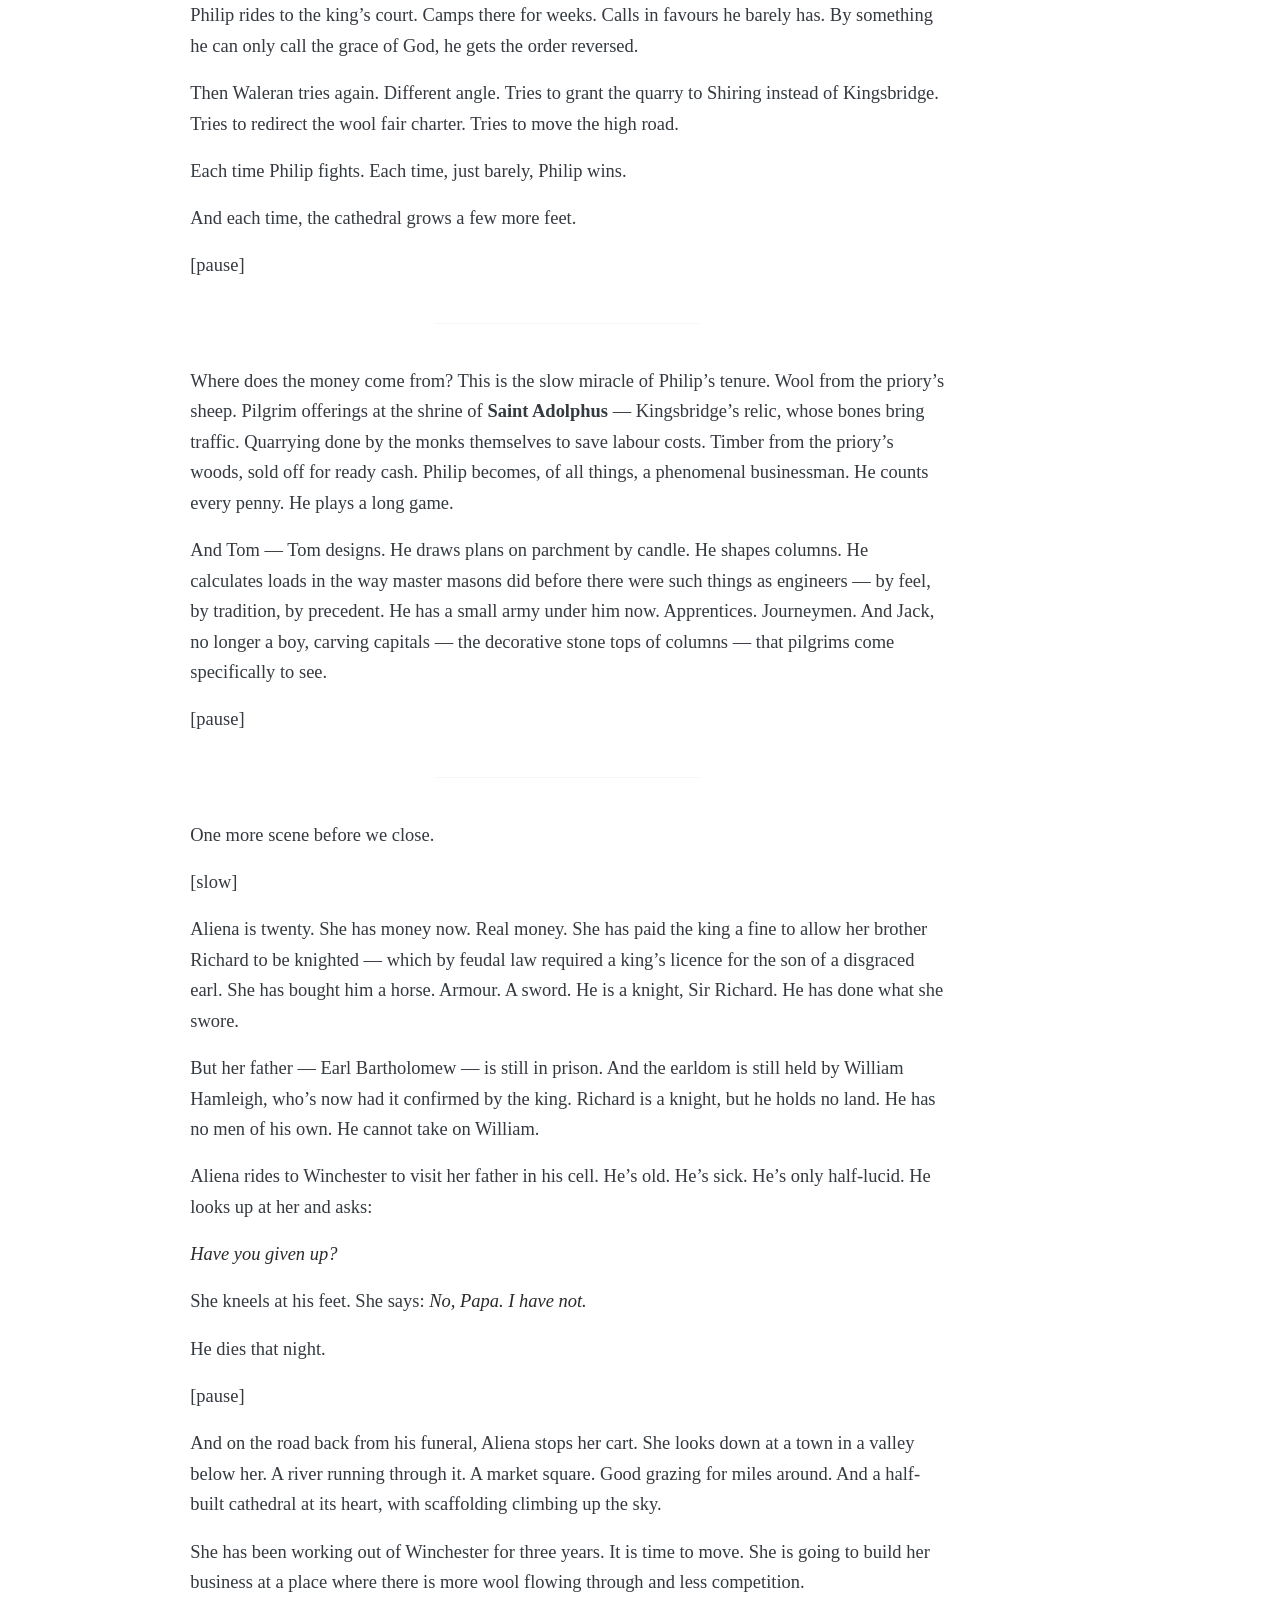
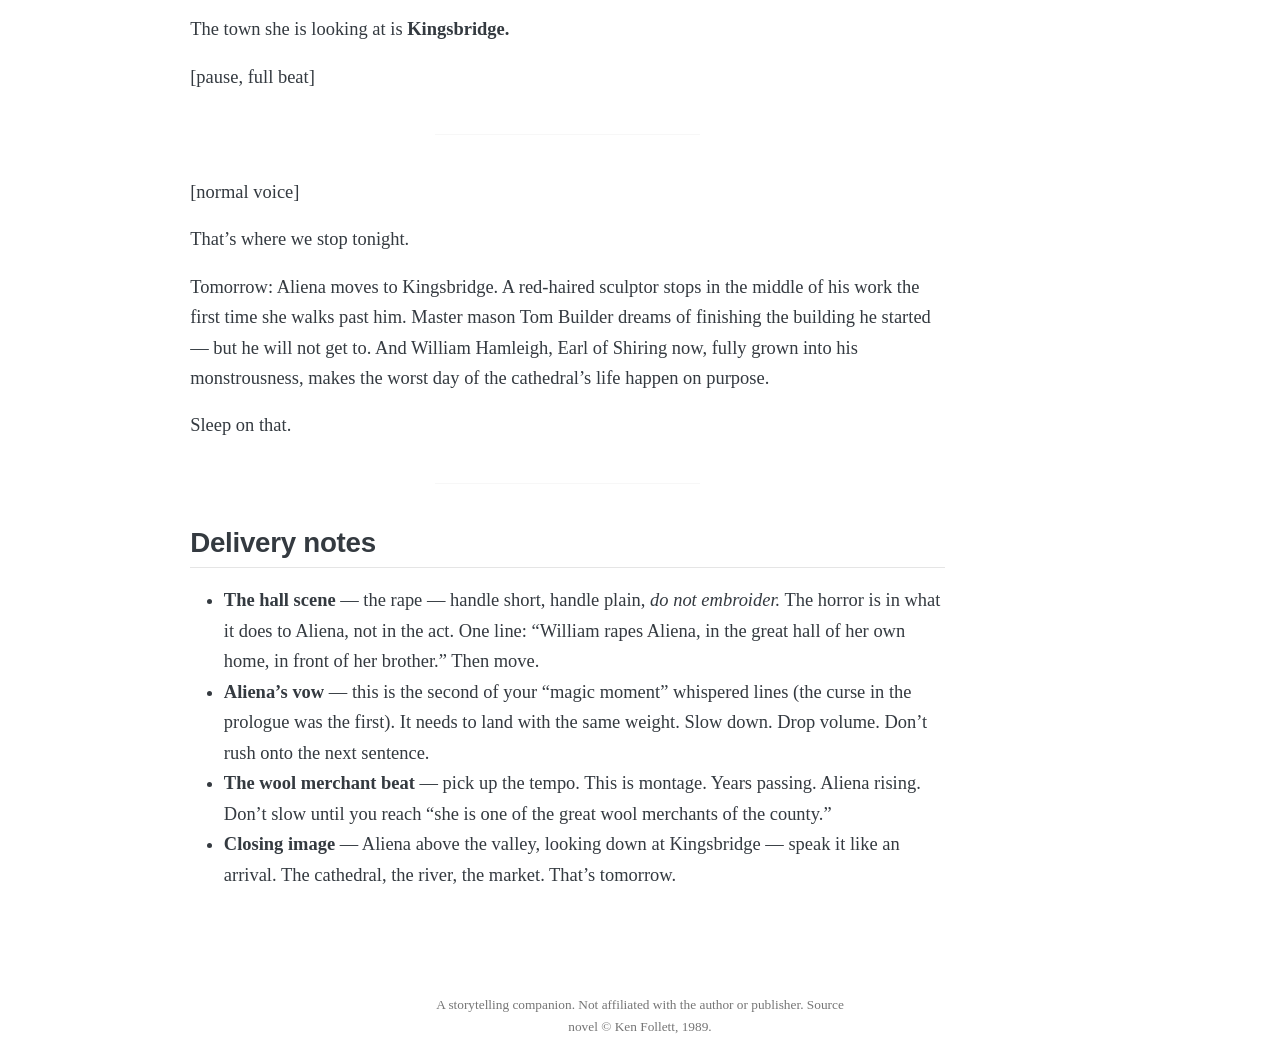
<file: Day 2 - The Fall of the House of Shiring.html>
<!DOCTYPE html>
<html xmlns="http://www.w3.org/1999/xhtml" lang="en" xml:lang="en"><head>

<meta charset="utf-8">
<meta name="generator" content="quarto-1.7.32">

<meta name="viewport" content="width=device-width, initial-scale=1.0, user-scalable=yes">


<title>day-2---the-fall-of-the-house-of-shiring – Pillars of the Earth — A Narrator's Companion</title>
<style>
code{white-space: pre-wrap;}
span.smallcaps{font-variant: small-caps;}
div.columns{display: flex; gap: min(4vw, 1.5em);}
div.column{flex: auto; overflow-x: auto;}
div.hanging-indent{margin-left: 1.5em; text-indent: -1.5em;}
ul.task-list{list-style: none;}
ul.task-list li input[type="checkbox"] {
  width: 0.8em;
  margin: 0 0.8em 0.2em -1em; /* quarto-specific, see https://github.com/quarto-dev/quarto-cli/issues/4556 */ 
  vertical-align: middle;
}
</style>


<script src="site_libs/quarto-nav/quarto-nav.js"></script>
<script src="site_libs/quarto-nav/headroom.min.js"></script>
<script src="site_libs/clipboard/clipboard.min.js"></script>
<script src="site_libs/quarto-search/autocomplete.umd.js"></script>
<script src="site_libs/quarto-search/fuse.min.js"></script>
<script src="site_libs/quarto-search/quarto-search.js"></script>
<meta name="quarto:offset" content="./">
<script src="site_libs/quarto-html/quarto.js" type="module"></script>
<script src="site_libs/quarto-html/tabsets/tabsets.js" type="module"></script>
<script src="site_libs/quarto-html/popper.min.js"></script>
<script src="site_libs/quarto-html/tippy.umd.min.js"></script>
<script src="site_libs/quarto-html/anchor.min.js"></script>
<link href="site_libs/quarto-html/tippy.css" rel="stylesheet">
<link href="site_libs/quarto-html/quarto-syntax-highlighting-37eea08aefeeee20ff55810ff984fec1.css" rel="stylesheet" id="quarto-text-highlighting-styles">
<script src="site_libs/bootstrap/bootstrap.min.js"></script>
<link href="site_libs/bootstrap/bootstrap-icons.css" rel="stylesheet">
<link href="site_libs/bootstrap/bootstrap-ae7bae519db866f3e81eafc89c4e8ab3.min.css" rel="stylesheet" append-hash="true" id="quarto-bootstrap" data-mode="light">
<script id="quarto-search-options" type="application/json">{
  "location": "navbar",
  "copy-button": false,
  "collapse-after": 3,
  "panel-placement": "end",
  "type": "overlay",
  "limit": 50,
  "keyboard-shortcut": [
    "f",
    "/",
    "s"
  ],
  "show-item-context": false,
  "language": {
    "search-no-results-text": "No results",
    "search-matching-documents-text": "matching documents",
    "search-copy-link-title": "Copy link to search",
    "search-hide-matches-text": "Hide additional matches",
    "search-more-match-text": "more match in this document",
    "search-more-matches-text": "more matches in this document",
    "search-clear-button-title": "Clear",
    "search-text-placeholder": "",
    "search-detached-cancel-button-title": "Cancel",
    "search-submit-button-title": "Submit",
    "search-label": "Search"
  }
}</script>
<style>html{ scroll-behavior: smooth; }</style>


<link rel="stylesheet" href="styles.css">
</head>

<body class="nav-fixed quarto-light">

<div id="quarto-search-results"></div>
  <header id="quarto-header" class="headroom fixed-top">
    <nav class="navbar navbar-expand-lg " data-bs-theme="dark">
      <div class="navbar-container container-fluid">
      <div class="navbar-brand-container mx-auto">
    <a class="navbar-brand" href="./index.html">
    <span class="navbar-title">Pillars of the Earth — A Narrator’s Companion</span>
    </a>
  </div>
            <div id="quarto-search" class="" title="Search"></div>
          <button class="navbar-toggler" type="button" data-bs-toggle="collapse" data-bs-target="#navbarCollapse" aria-controls="navbarCollapse" role="menu" aria-expanded="false" aria-label="Toggle navigation" onclick="if (window.quartoToggleHeadroom) { window.quartoToggleHeadroom(); }">
  <span class="navbar-toggler-icon"></span>
</button>
          <div class="collapse navbar-collapse" id="navbarCollapse">
            <ul class="navbar-nav navbar-nav-scroll me-auto">
  <li class="nav-item">
    <a class="nav-link" href="./index.html"> 
<span class="menu-text">Home</span></a>
  </li>  
  <li class="nav-item">
    <a class="nav-link" href="./Context.html"> 
<span class="menu-text">Context</span></a>
  </li>  
  <li class="nav-item dropdown ">
    <a class="nav-link dropdown-toggle" href="#" id="nav-menu-narration" role="link" data-bs-toggle="dropdown" aria-expanded="false">
 <span class="menu-text">Narration</span>
    </a>
    <ul class="dropdown-menu" aria-labelledby="nav-menu-narration">    
        <li>
    <a class="dropdown-item" href="./Day 1 - The Hanging and the Snow.html">
 <span class="dropdown-text">Day 1 — The Hanging and the Snow</span></a>
  </li>  
        <li>
    <a class="dropdown-item" href="./Day 2 - The Fall of the House of Shiring.html">
 <span class="dropdown-text">Day 2 — The Fall of the House of Shiring</span></a>
  </li>  
        <li>
    <a class="dropdown-item" href="./Day 3 - Building.html">
 <span class="dropdown-text">Day 3 — Building</span></a>
  </li>  
        <li>
    <a class="dropdown-item" href="./Day 4 - Love and Vengeance.html">
 <span class="dropdown-text">Day 4 — Love and Vengeance</span></a>
  </li>  
        <li>
    <a class="dropdown-item" href="./Day 5 - The Mystery.html">
 <span class="dropdown-text">Day 5 — The Mystery</span></a>
  </li>  
        <li>
    <a class="dropdown-item" href="./Day 6 - Reckoning.html">
 <span class="dropdown-text">Day 6 — Reckoning</span></a>
  </li>  
    </ul>
  </li>
</ul>
          </div> <!-- /navcollapse -->
            <div class="quarto-navbar-tools">
</div>
      </div> <!-- /container-fluid -->
    </nav>
</header>
<!-- content -->
<div id="quarto-content" class="quarto-container page-columns page-rows-contents page-layout-article page-navbar">
<!-- sidebar -->
<!-- margin-sidebar -->
    <div id="quarto-margin-sidebar" class="sidebar margin-sidebar">
        <nav id="TOC" role="doc-toc" class="toc-active">
    <h2 id="toc-title">On this page</h2>
   
  <ul class="collapse">
  <li><a href="#day-2-the-fall-of-the-house-of-shiring" id="toc-day-2-the-fall-of-the-house-of-shiring" class="nav-link active" data-scroll-target="#day-2-the-fall-of-the-house-of-shiring">DAY 2 — “The Fall of the House of Shiring”</a>
  <ul class="collapse">
  <li><a href="#delivery-notes" id="toc-delivery-notes" class="nav-link" data-scroll-target="#delivery-notes">Delivery notes</a></li>
  </ul></li>
  </ul>
</nav>
    </div>
<!-- main -->
<main class="content" id="quarto-document-content"><header id="title-block-header" class="quarto-title-block"></header>




<section id="day-2-the-fall-of-the-house-of-shiring" class="level1">
<h1>DAY 2 — “The Fall of the House of Shiring”</h1>
<p><em>Part II · ~20 min spoken</em></p>
<p><strong>Last time:</strong> <em>Tom Builder stood in the ashes of the burned Kingsbridge cathedral and smiled. A wandering Welsh monk, the new prior, looked at the ruins and at the master mason next to him and realised God had just delivered them both a problem disguised as a gift.</em></p>
<p><strong>Tonight’s question:</strong> <em>How does the daughter of an earl, who has never worked a day in her life, become the richest wool merchant in England?</em></p>
<hr>
<p>[brisker, opening]</p>
<p>So Philip hires Tom. Of course he does. They have no money — Kingsbridge priory is broke, the bishop is hostile, half the cathedral is a heap of rubble — but they have a master mason who would build cathedrals for <em>food.</em> Philip and Tom shake hands.</p>
<p>And the work begins.</p>
<p>The first thing you do when you build a cathedral is <em>dig.</em> The old foundations have to be excavated, examined, often torn out. Trenches are cut deep into the earth until you hit bedrock. Stones are laid into the trenches that will never be seen by anyone — but the whole building, for the next four hundred years, rests on them. Tom is buried in this work. He’s the happiest he’s ever been in his life.</p>
<p>[pause]</p>
<p>But while Tom is digging foundations at Kingsbridge — half a county away, in the great hall of a castle, a different kind of foundation is being dynamited.</p>
<p>[slow, shift gears]</p>
<p><strong>Earl Bartholomew of Shiring.</strong> The most powerful man in the region. Owns half the county. Sits in his own great hall, surrounded by his own knights, his own servants, his own family. And he is, quietly, organising a rebellion.</p>
<p>You remember from Day 1 — Philip told Waleran Bigod about a treason plot. He thought he was doing his duty. <em>That</em> was the plot. Earl Bartholomew. Trying to put Empress Matilda’s son on the throne instead of King Stephen.</p>
<p>But Waleran Bigod did not take that information to the king. Not directly. Waleran took it to a small, ambitious family — landed knights, climbing — called the <strong>Hamleighs.</strong></p>
<p>[brisker]</p>
<p>Three Hamleighs. The father — <strong>Percy</strong> — a knight, with a long, festering grudge against Earl Bartholomew for an insult years ago. The mother — <strong>Regan</strong> — sharp-faced, intelligent, the brains of the family. And the son — <strong>William</strong> — twenty, big, vicious, and a coward in the only way that matters.</p>
<p>Now William, a year before our story starts, had proposed marriage to Aliena, Earl Bartholomew’s seventeen-year-old daughter. Aliena had laughed in his face. Not metaphorically — out loud, in front of guests, in front of his mother. William has not forgotten. His mother has <em>really</em> not forgotten.</p>
<p>So Waleran rides up to the Hamleighs and says: <em>I have news that will let you destroy Earl Bartholomew. I want a piece of it.</em> The Hamleighs say: name your price. Waleran says: a bishopric. He wants Kingsbridge.</p>
<p>[pause]</p>
<p>A deal is struck. The Hamleighs ride to the king with the treason news. The king is grateful — he sends men to take Bartholomew. The Hamleighs lead the attack themselves, at night. Bartholomew is dragged out of his castle in chains. The earldom is in legal limbo while the king decides what to do with it.</p>
<p>And the Hamleighs ride back to that castle the next morning. Not to take it yet — they haven’t been granted the earldom yet. They’ve come to <em>gloat.</em></p>
<p>[pause, slow]</p>
<hr>
<p>I want you to picture this.</p>
<p>The great hall of Earl Bartholomew’s castle. The servants have fled. The knights have been arrested or have run. There are two people left in the hall.</p>
<p><strong>Aliena.</strong> Seventeen. Her father’s heir in everything but title — he’s raised her like a son, taught her to read, taught her household accounts. Beautiful, proud, used to being obeyed. Sitting in her own great hall with no idea what comes next.</p>
<p><strong>Richard.</strong> Her younger brother. Fourteen. Big lad, going to be a big man. Brave in a thirteen-year-old way. Has never been tested.</p>
<p>The Hamleighs ride in. William at the head. He looks at Aliena. He smiles. It is not a warm smile. He turns to his men. He says:</p>
<p>[whisper, cold]</p>
<p><em>Hold the boy.</em></p>
<p>[pause]</p>
<p>Two men grab Richard. They make him watch.</p>
<p>And William rapes Aliena, in the great hall of her own home, in front of her brother.</p>
<p>[pause, full beat]</p>
<p>I am not going to dwell on this. Follett doesn’t dwell on it either. It takes a paragraph. What matters is what it produces.</p>
<p>When William and his men leave — laughing — Aliena stands up. She finds her cloak. She finds a bag. She puts some food in it. She takes her brother’s hand. And she swears, out loud, in the empty great hall:</p>
<p>[whisper, hard]</p>
<p><em>“I will get our father out of that prison. I will get this earldom back for you, Richard. I will live for nothing else until it is done.”</em></p>
<p>[pause]</p>
<p>That vow — uttered at seventeen, in the worst hour of her life — is the engine of Aliena’s character for the next twenty years.</p>
<p>[pause]</p>
<p>A word about Richard. Fourteen years old. Held by two men. Watched. <em>Did not fight.</em> Couldn’t. Was held. But he saw. And Richard is going to spend the rest of his life trying to make up for that moment — and Aliena is going to spend the rest of her life making sure he gets to.</p>
<p>That’s the deal between them. She earns. He fights. Until the earldom is back.</p>
<p>[pause]</p>
<hr>
<p>So Aliena and Richard walk out of the castle gates with one shilling between them. Toward the nearest town, Winchester. Three days’ walk. December.</p>
<p>The first month is bad. Aliena has been <em>raised</em> — she has not been <em>taught</em> anything that’s useful for staying alive on a road in winter. She begs. She finds out begging is harder than working. She sleeps in stables. Richard catches a chill and nearly dies.</p>
<p>[brisker]</p>
<p>But Aliena is quick. She watches. She thinks.</p>
<p>In Winchester there’s a wool merchant. She watches him for a week. Here’s what he does: he buys fleeces from local farmers — one fleece at a time, retail — at a low price. He stores them. Then once a year, when the foreign buyers come up from Flanders for the great wool fair, he sells in bulk at a high price. The margin is enormous. The only thing you need to be a wool merchant is a little capital and a lot of legs.</p>
<p>Aliena has no capital. So she walks up to the merchant and offers him a deal. <em>Lend me one pound. I’ll go to the villages you don’t visit. I’ll bring the fleeces back to you and you can sell them in your bulk. I’ll take a small cut.</em></p>
<p>He laughs. But she’s persuasive — and beautiful — and there’s something in her voice that he respects. He hands her a pound.</p>
<p>She walks. Village by village. Farms nobody else has bothered with. Old women selling a single fleece off a single sheep. She pays them fair. She comes back with a cartload. The merchant is amazed.</p>
<p>By the end of year one, Aliena is buying for him on credit alone. By the end of year two, she’s her own master, with her own warehouse. By the end of year three, she’s one of the great wool merchants of the county.</p>
<p>[pause]</p>
<p>Now — pause and feel this. Aliena. Seventeen, raped, dispossessed, walking from farm to farm in the mud — by twenty-one, <em>rich.</em> By her own hands. In a world that says women cannot do this. There are no other women in her trade. None. She is alone in it.</p>
<p>This is the great rebuilding story of the book. And we’re only one-fifth of the way in.</p>
<p>[pause]</p>
<hr>
<p>Meanwhile — back at Kingsbridge.</p>
<p>[brisker]</p>
<p>Tom Builder is no longer digging foundations. The foundations are <em>in.</em> Stone is going up. The cathedral has the beginnings of walls. A skeleton of a building you can actually see.</p>
<p>Tom is fifty now. Prosperous, finally. He has Ellen by his side — they’ve never officially married, the Church has objections, but they’re a couple in every way that counts. He has Martha, his small daughter, growing up around stone dust. He has Alfred — his son, working as a journeyman mason now, big and competent and resentful. And he has <strong>Jack.</strong></p>
<p>[slow]</p>
<p>Jack. Ellen’s red-haired boy. Thirteen, fourteen, somewhere in there. Grew up wild in the forest, never inside a building. The first time he saw the cathedral being raised, he stared at it for an hour, silent.</p>
<p>Tom gave him a chisel and a piece of waste stone to play with one afternoon. Just to keep him busy.</p>
<p>By the end of that afternoon, Jack had carved a face. The face of a man. Not stylised — <em>recognisable.</em> The face of the journeyman next to him.</p>
<p>Tom looked at it. Looked at the boy. Looked back at the stone. And recognised — quietly, with no big speech — that he was looking at a kind of talent that does not appear once a generation. Maybe once a century.</p>
<p>Jack has no training. He just sees the shape that is inside the stone, and then he takes everything that isn’t the shape away.</p>
<p>Tom doesn’t say a word. He gives Jack better stone. He starts teaching him. And Alfred — Tom’s actual son — watches this, and starts to hate his stepbrother. Quietly. The way only family can hate.</p>
<p>[pause]</p>
<hr>
<p>[shift tone — political]</p>
<p>And now — <strong>Waleran Bigod.</strong></p>
<p>Newly minted <strong>Bishop of Kingsbridge.</strong> The price the Hamleighs paid him for his treason news. He rides into the priory one afternoon to introduce himself to Philip.</p>
<p>Now remember — Philip and Waleran already know each other. Philip <em>trusted</em> Waleran. Told him about the plot. And Waleran turned that trust into a bishop’s mitre and an earldom.</p>
<p>Their first conversation as bishop and prior is brief. Waleran says: <em>The new cathedral will be built at Shiring, not at Kingsbridge.</em></p>
<p>Philip says: <em>No.&nbsp;The cathedral belongs to the priory. The priory is at Kingsbridge. It stays here.</em></p>
<p>Waleran smiles his cold smile. He says: <em>We’ll see.</em></p>
<p>[pause]</p>
<p>And the war between them — which will last forty years — begins right there.</p>
<p>[pause]</p>
<p>[brisker]</p>
<p>Waleran’s tactic is patient and relentless. He rides to the king and tells Stephen that Kingsbridge is a backwater, that a great new cathedral deserves a great new town, that Shiring — controlled by his Hamleigh allies — is the proper seat. Stephen, distracted by civil war, signs whatever paper is put in front of him. The bishop’s chair is ordered moved to Shiring.</p>
<p>Philip rides to the king’s court. Camps there for weeks. Calls in favours he barely has. By something he can only call the grace of God, he gets the order reversed.</p>
<p>Then Waleran tries again. Different angle. Tries to grant the quarry to Shiring instead of Kingsbridge. Tries to redirect the wool fair charter. Tries to move the high road.</p>
<p>Each time Philip fights. Each time, just barely, Philip wins.</p>
<p>And each time, the cathedral grows a few more feet.</p>
<p>[pause]</p>
<hr>
<p>Where does the money come from? This is the slow miracle of Philip’s tenure. Wool from the priory’s sheep. Pilgrim offerings at the shrine of <strong>Saint Adolphus</strong> — Kingsbridge’s relic, whose bones bring traffic. Quarrying done by the monks themselves to save labour costs. Timber from the priory’s woods, sold off for ready cash. Philip becomes, of all things, a phenomenal businessman. He counts every penny. He plays a long game.</p>
<p>And Tom — Tom designs. He draws plans on parchment by candle. He shapes columns. He calculates loads in the way master masons did before there were such things as engineers — by feel, by tradition, by precedent. He has a small army under him now. Apprentices. Journeymen. And Jack, no longer a boy, carving capitals — the decorative stone tops of columns — that pilgrims come specifically to see.</p>
<p>[pause]</p>
<hr>
<p>One more scene before we close.</p>
<p>[slow]</p>
<p>Aliena is twenty. She has money now. Real money. She has paid the king a fine to allow her brother Richard to be knighted — which by feudal law required a king’s licence for the son of a disgraced earl. She has bought him a horse. Armour. A sword. He is a knight, Sir Richard. He has done what she swore.</p>
<p>But her father — Earl Bartholomew — is still in prison. And the earldom is still held by William Hamleigh, who’s now had it confirmed by the king. Richard is a knight, but he holds no land. He has no men of his own. He cannot take on William.</p>
<p>Aliena rides to Winchester to visit her father in his cell. He’s old. He’s sick. He’s only half-lucid. He looks up at her and asks:</p>
<p><em>Have you given up?</em></p>
<p>She kneels at his feet. She says: <em>No, Papa. I have not.</em></p>
<p>He dies that night.</p>
<p>[pause]</p>
<p>And on the road back from his funeral, Aliena stops her cart. She looks down at a town in a valley below her. A river running through it. A market square. Good grazing for miles around. And a half-built cathedral at its heart, with scaffolding climbing up the sky.</p>
<p>She has been working out of Winchester for three years. It is time to move. She is going to build her business at a place where there is more wool flowing through and less competition.</p>
<p>The town she is looking at is <strong>Kingsbridge.</strong></p>
<p>[pause, full beat]</p>
<hr>
<p>[normal voice]</p>
<p>That’s where we stop tonight.</p>
<p>Tomorrow: Aliena moves to Kingsbridge. A red-haired sculptor stops in the middle of his work the first time she walks past him. Master mason Tom Builder dreams of finishing the building he started — but he will not get to. And William Hamleigh, Earl of Shiring now, fully grown into his monstrousness, makes the worst day of the cathedral’s life happen on purpose.</p>
<p>Sleep on that.</p>
<hr>
<section id="delivery-notes" class="level2">
<h2 class="anchored" data-anchor-id="delivery-notes">Delivery notes</h2>
<ul>
<li><strong>The hall scene</strong> — the rape — handle short, handle plain, <em>do not embroider.</em> The horror is in what it does to Aliena, not in the act. One line: “William rapes Aliena, in the great hall of her own home, in front of her brother.” Then move.</li>
<li><strong>Aliena’s vow</strong> — this is the second of your “magic moment” whispered lines (the curse in the prologue was the first). It needs to land with the same weight. Slow down. Drop volume. Don’t rush onto the next sentence.</li>
<li><strong>The wool merchant beat</strong> — pick up the tempo. This is montage. Years passing. Aliena rising. Don’t slow until you reach “she is one of the great wool merchants of the county.”</li>
<li><strong>Closing image</strong> — Aliena above the valley, looking down at Kingsbridge — speak it like an arrival. The cathedral, the river, the market. That’s tomorrow.</li>
</ul>


</section>
</section>

</main> <!-- /main -->
<script id="quarto-html-after-body" type="application/javascript">
  window.document.addEventListener("DOMContentLoaded", function (event) {
    const icon = "";
    const anchorJS = new window.AnchorJS();
    anchorJS.options = {
      placement: 'right',
      icon: icon
    };
    anchorJS.add('.anchored');
      var localhostRegex = new RegExp(/^(?:http|https):\/\/localhost\:?[0-9]*\//);
      var mailtoRegex = new RegExp(/^mailto:/);
        var filterRegex = new RegExp("https:\/\/RagavRajan\.github\.io\/pillars-of-the-earth-narration\/");
      var isInternal = (href) => {
          return filterRegex.test(href) || localhostRegex.test(href) || mailtoRegex.test(href);
      }
      // Inspect non-navigation links and adorn them if external
     var links = window.document.querySelectorAll('a[href]:not(.nav-link):not(.navbar-brand):not(.toc-action):not(.sidebar-link):not(.sidebar-item-toggle):not(.pagination-link):not(.no-external):not([aria-hidden]):not(.dropdown-item):not(.quarto-navigation-tool):not(.about-link)');
      for (var i=0; i<links.length; i++) {
        const link = links[i];
        if (!isInternal(link.href)) {
          // undo the damage that might have been done by quarto-nav.js in the case of
          // links that we want to consider external
          if (link.dataset.originalHref !== undefined) {
            link.href = link.dataset.originalHref;
          }
        }
      }
    function tippyHover(el, contentFn, onTriggerFn, onUntriggerFn) {
      const config = {
        allowHTML: true,
        maxWidth: 500,
        delay: 100,
        arrow: false,
        appendTo: function(el) {
            return el.parentElement;
        },
        interactive: true,
        interactiveBorder: 10,
        theme: 'quarto',
        placement: 'bottom-start',
      };
      if (contentFn) {
        config.content = contentFn;
      }
      if (onTriggerFn) {
        config.onTrigger = onTriggerFn;
      }
      if (onUntriggerFn) {
        config.onUntrigger = onUntriggerFn;
      }
      window.tippy(el, config); 
    }
    const noterefs = window.document.querySelectorAll('a[role="doc-noteref"]');
    for (var i=0; i<noterefs.length; i++) {
      const ref = noterefs[i];
      tippyHover(ref, function() {
        // use id or data attribute instead here
        let href = ref.getAttribute('data-footnote-href') || ref.getAttribute('href');
        try { href = new URL(href).hash; } catch {}
        const id = href.replace(/^#\/?/, "");
        const note = window.document.getElementById(id);
        if (note) {
          return note.innerHTML;
        } else {
          return "";
        }
      });
    }
    const xrefs = window.document.querySelectorAll('a.quarto-xref');
    const processXRef = (id, note) => {
      // Strip column container classes
      const stripColumnClz = (el) => {
        el.classList.remove("page-full", "page-columns");
        if (el.children) {
          for (const child of el.children) {
            stripColumnClz(child);
          }
        }
      }
      stripColumnClz(note)
      if (id === null || id.startsWith('sec-')) {
        // Special case sections, only their first couple elements
        const container = document.createElement("div");
        if (note.children && note.children.length > 2) {
          container.appendChild(note.children[0].cloneNode(true));
          for (let i = 1; i < note.children.length; i++) {
            const child = note.children[i];
            if (child.tagName === "P" && child.innerText === "") {
              continue;
            } else {
              container.appendChild(child.cloneNode(true));
              break;
            }
          }
          if (window.Quarto?.typesetMath) {
            window.Quarto.typesetMath(container);
          }
          return container.innerHTML
        } else {
          if (window.Quarto?.typesetMath) {
            window.Quarto.typesetMath(note);
          }
          return note.innerHTML;
        }
      } else {
        // Remove any anchor links if they are present
        const anchorLink = note.querySelector('a.anchorjs-link');
        if (anchorLink) {
          anchorLink.remove();
        }
        if (window.Quarto?.typesetMath) {
          window.Quarto.typesetMath(note);
        }
        if (note.classList.contains("callout")) {
          return note.outerHTML;
        } else {
          return note.innerHTML;
        }
      }
    }
    for (var i=0; i<xrefs.length; i++) {
      const xref = xrefs[i];
      tippyHover(xref, undefined, function(instance) {
        instance.disable();
        let url = xref.getAttribute('href');
        let hash = undefined; 
        if (url.startsWith('#')) {
          hash = url;
        } else {
          try { hash = new URL(url).hash; } catch {}
        }
        if (hash) {
          const id = hash.replace(/^#\/?/, "");
          const note = window.document.getElementById(id);
          if (note !== null) {
            try {
              const html = processXRef(id, note.cloneNode(true));
              instance.setContent(html);
            } finally {
              instance.enable();
              instance.show();
            }
          } else {
            // See if we can fetch this
            fetch(url.split('#')[0])
            .then(res => res.text())
            .then(html => {
              const parser = new DOMParser();
              const htmlDoc = parser.parseFromString(html, "text/html");
              const note = htmlDoc.getElementById(id);
              if (note !== null) {
                const html = processXRef(id, note);
                instance.setContent(html);
              } 
            }).finally(() => {
              instance.enable();
              instance.show();
            });
          }
        } else {
          // See if we can fetch a full url (with no hash to target)
          // This is a special case and we should probably do some content thinning / targeting
          fetch(url)
          .then(res => res.text())
          .then(html => {
            const parser = new DOMParser();
            const htmlDoc = parser.parseFromString(html, "text/html");
            const note = htmlDoc.querySelector('main.content');
            if (note !== null) {
              // This should only happen for chapter cross references
              // (since there is no id in the URL)
              // remove the first header
              if (note.children.length > 0 && note.children[0].tagName === "HEADER") {
                note.children[0].remove();
              }
              const html = processXRef(null, note);
              instance.setContent(html);
            } 
          }).finally(() => {
            instance.enable();
            instance.show();
          });
        }
      }, function(instance) {
      });
    }
        let selectedAnnoteEl;
        const selectorForAnnotation = ( cell, annotation) => {
          let cellAttr = 'data-code-cell="' + cell + '"';
          let lineAttr = 'data-code-annotation="' +  annotation + '"';
          const selector = 'span[' + cellAttr + '][' + lineAttr + ']';
          return selector;
        }
        const selectCodeLines = (annoteEl) => {
          const doc = window.document;
          const targetCell = annoteEl.getAttribute("data-target-cell");
          const targetAnnotation = annoteEl.getAttribute("data-target-annotation");
          const annoteSpan = window.document.querySelector(selectorForAnnotation(targetCell, targetAnnotation));
          const lines = annoteSpan.getAttribute("data-code-lines").split(",");
          const lineIds = lines.map((line) => {
            return targetCell + "-" + line;
          })
          let top = null;
          let height = null;
          let parent = null;
          if (lineIds.length > 0) {
              //compute the position of the single el (top and bottom and make a div)
              const el = window.document.getElementById(lineIds[0]);
              top = el.offsetTop;
              height = el.offsetHeight;
              parent = el.parentElement.parentElement;
            if (lineIds.length > 1) {
              const lastEl = window.document.getElementById(lineIds[lineIds.length - 1]);
              const bottom = lastEl.offsetTop + lastEl.offsetHeight;
              height = bottom - top;
            }
            if (top !== null && height !== null && parent !== null) {
              // cook up a div (if necessary) and position it 
              let div = window.document.getElementById("code-annotation-line-highlight");
              if (div === null) {
                div = window.document.createElement("div");
                div.setAttribute("id", "code-annotation-line-highlight");
                div.style.position = 'absolute';
                parent.appendChild(div);
              }
              div.style.top = top - 2 + "px";
              div.style.height = height + 4 + "px";
              div.style.left = 0;
              let gutterDiv = window.document.getElementById("code-annotation-line-highlight-gutter");
              if (gutterDiv === null) {
                gutterDiv = window.document.createElement("div");
                gutterDiv.setAttribute("id", "code-annotation-line-highlight-gutter");
                gutterDiv.style.position = 'absolute';
                const codeCell = window.document.getElementById(targetCell);
                const gutter = codeCell.querySelector('.code-annotation-gutter');
                gutter.appendChild(gutterDiv);
              }
              gutterDiv.style.top = top - 2 + "px";
              gutterDiv.style.height = height + 4 + "px";
            }
            selectedAnnoteEl = annoteEl;
          }
        };
        const unselectCodeLines = () => {
          const elementsIds = ["code-annotation-line-highlight", "code-annotation-line-highlight-gutter"];
          elementsIds.forEach((elId) => {
            const div = window.document.getElementById(elId);
            if (div) {
              div.remove();
            }
          });
          selectedAnnoteEl = undefined;
        };
          // Handle positioning of the toggle
      window.addEventListener(
        "resize",
        throttle(() => {
          elRect = undefined;
          if (selectedAnnoteEl) {
            selectCodeLines(selectedAnnoteEl);
          }
        }, 10)
      );
      function throttle(fn, ms) {
      let throttle = false;
      let timer;
        return (...args) => {
          if(!throttle) { // first call gets through
              fn.apply(this, args);
              throttle = true;
          } else { // all the others get throttled
              if(timer) clearTimeout(timer); // cancel #2
              timer = setTimeout(() => {
                fn.apply(this, args);
                timer = throttle = false;
              }, ms);
          }
        };
      }
        // Attach click handler to the DT
        const annoteDls = window.document.querySelectorAll('dt[data-target-cell]');
        for (const annoteDlNode of annoteDls) {
          annoteDlNode.addEventListener('click', (event) => {
            const clickedEl = event.target;
            if (clickedEl !== selectedAnnoteEl) {
              unselectCodeLines();
              const activeEl = window.document.querySelector('dt[data-target-cell].code-annotation-active');
              if (activeEl) {
                activeEl.classList.remove('code-annotation-active');
              }
              selectCodeLines(clickedEl);
              clickedEl.classList.add('code-annotation-active');
            } else {
              // Unselect the line
              unselectCodeLines();
              clickedEl.classList.remove('code-annotation-active');
            }
          });
        }
    const findCites = (el) => {
      const parentEl = el.parentElement;
      if (parentEl) {
        const cites = parentEl.dataset.cites;
        if (cites) {
          return {
            el,
            cites: cites.split(' ')
          };
        } else {
          return findCites(el.parentElement)
        }
      } else {
        return undefined;
      }
    };
    var bibliorefs = window.document.querySelectorAll('a[role="doc-biblioref"]');
    for (var i=0; i<bibliorefs.length; i++) {
      const ref = bibliorefs[i];
      const citeInfo = findCites(ref);
      if (citeInfo) {
        tippyHover(citeInfo.el, function() {
          var popup = window.document.createElement('div');
          citeInfo.cites.forEach(function(cite) {
            var citeDiv = window.document.createElement('div');
            citeDiv.classList.add('hanging-indent');
            citeDiv.classList.add('csl-entry');
            var biblioDiv = window.document.getElementById('ref-' + cite);
            if (biblioDiv) {
              citeDiv.innerHTML = biblioDiv.innerHTML;
            }
            popup.appendChild(citeDiv);
          });
          return popup.innerHTML;
        });
      }
    }
  });
  </script>
</div> <!-- /content -->
<footer class="footer">
  <div class="nav-footer">
    <div class="nav-footer-left">
      &nbsp;
    </div>   
    <div class="nav-footer-center">
<p>A storytelling companion. Not affiliated with the author or publisher. Source novel © Ken Follett, 1989.</p>
</div>
    <div class="nav-footer-right">
      &nbsp;
    </div>
  </div>
</footer>




<script src="site_libs/quarto-html/zenscroll-min.js"></script>
</body></html>
</file>
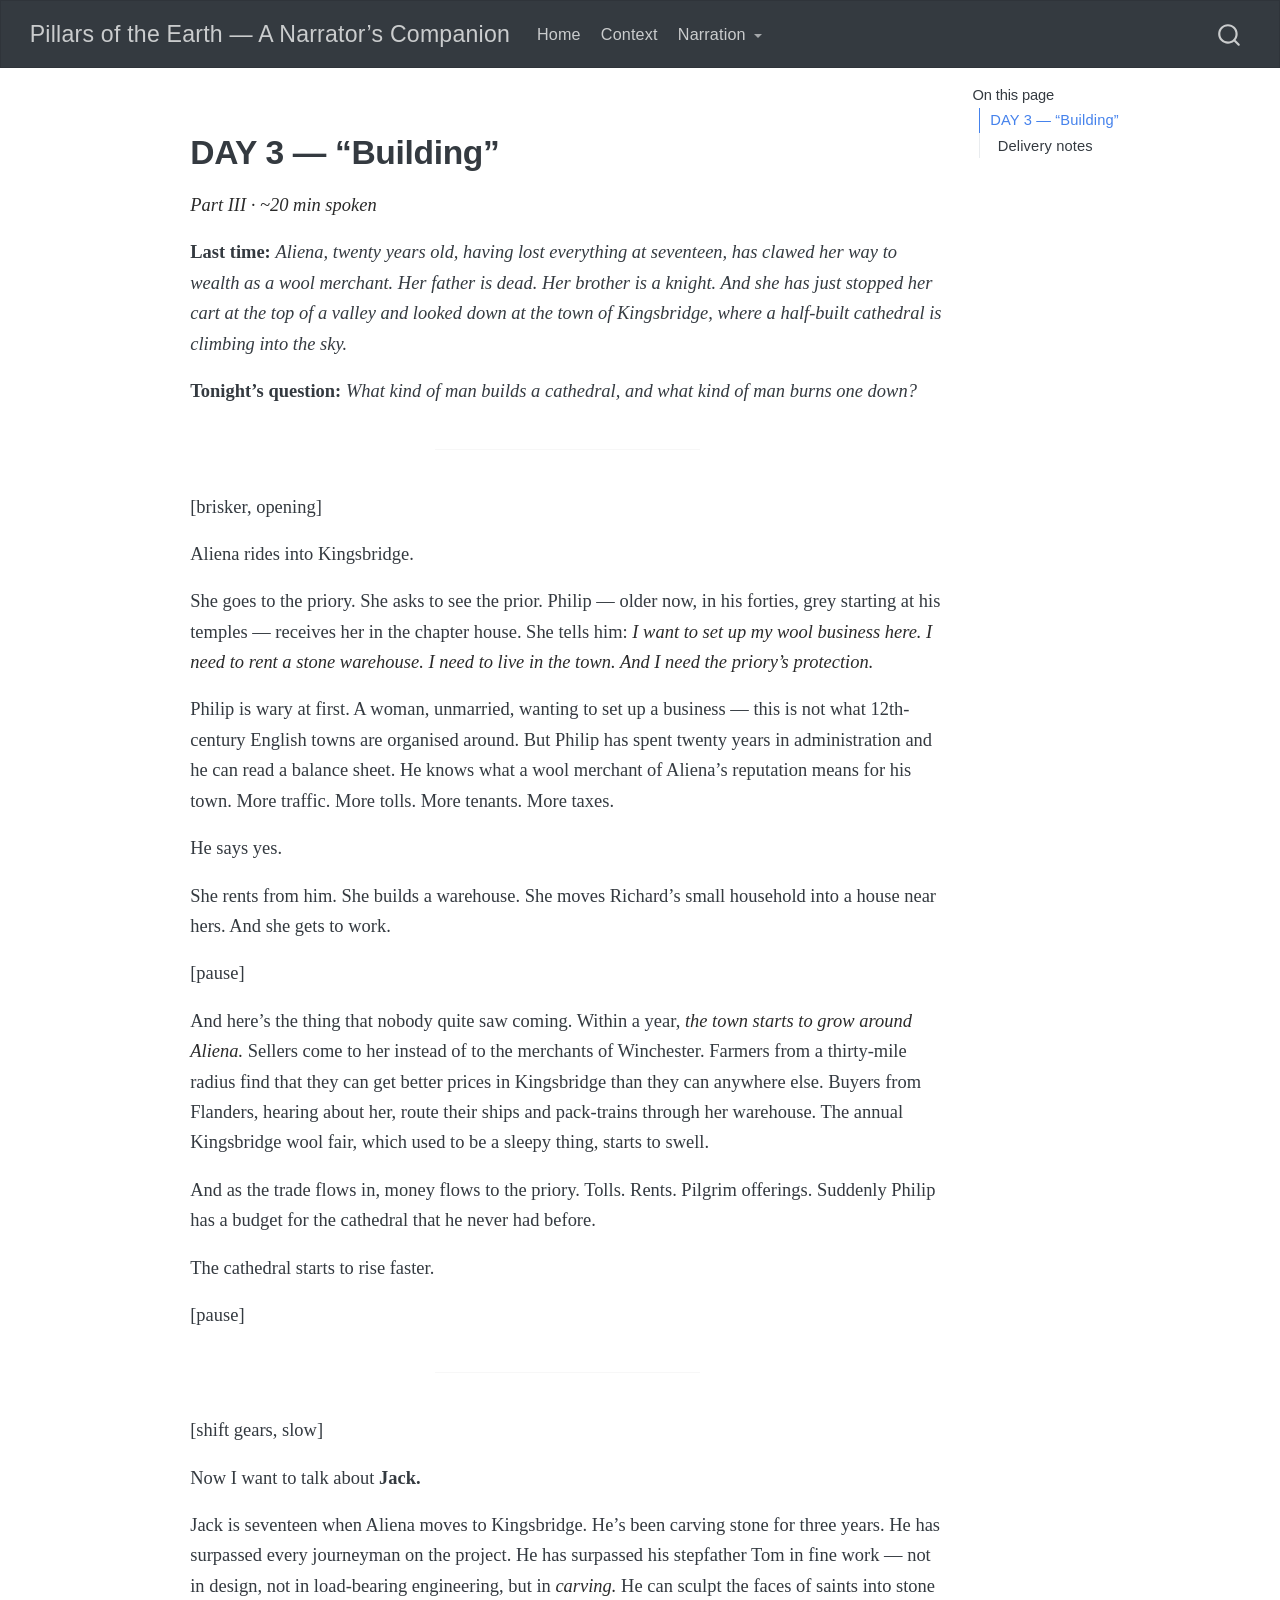
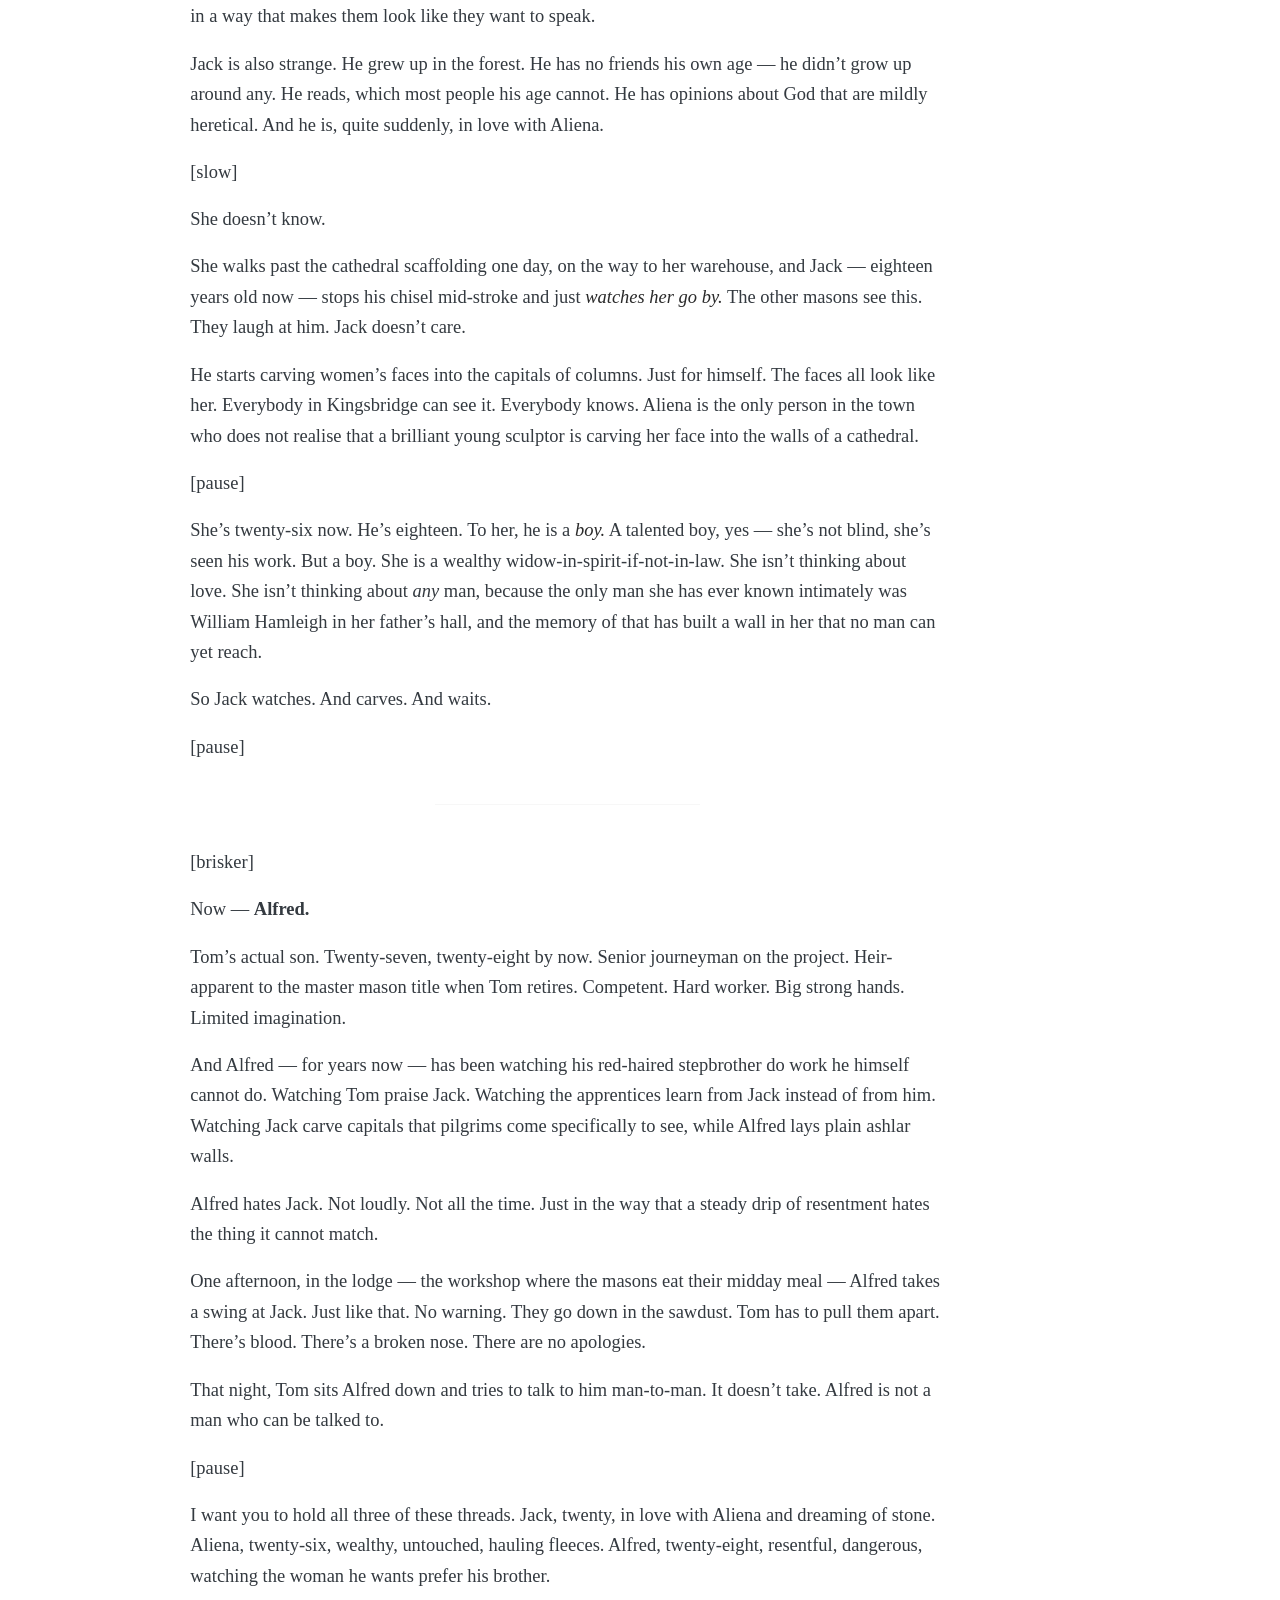
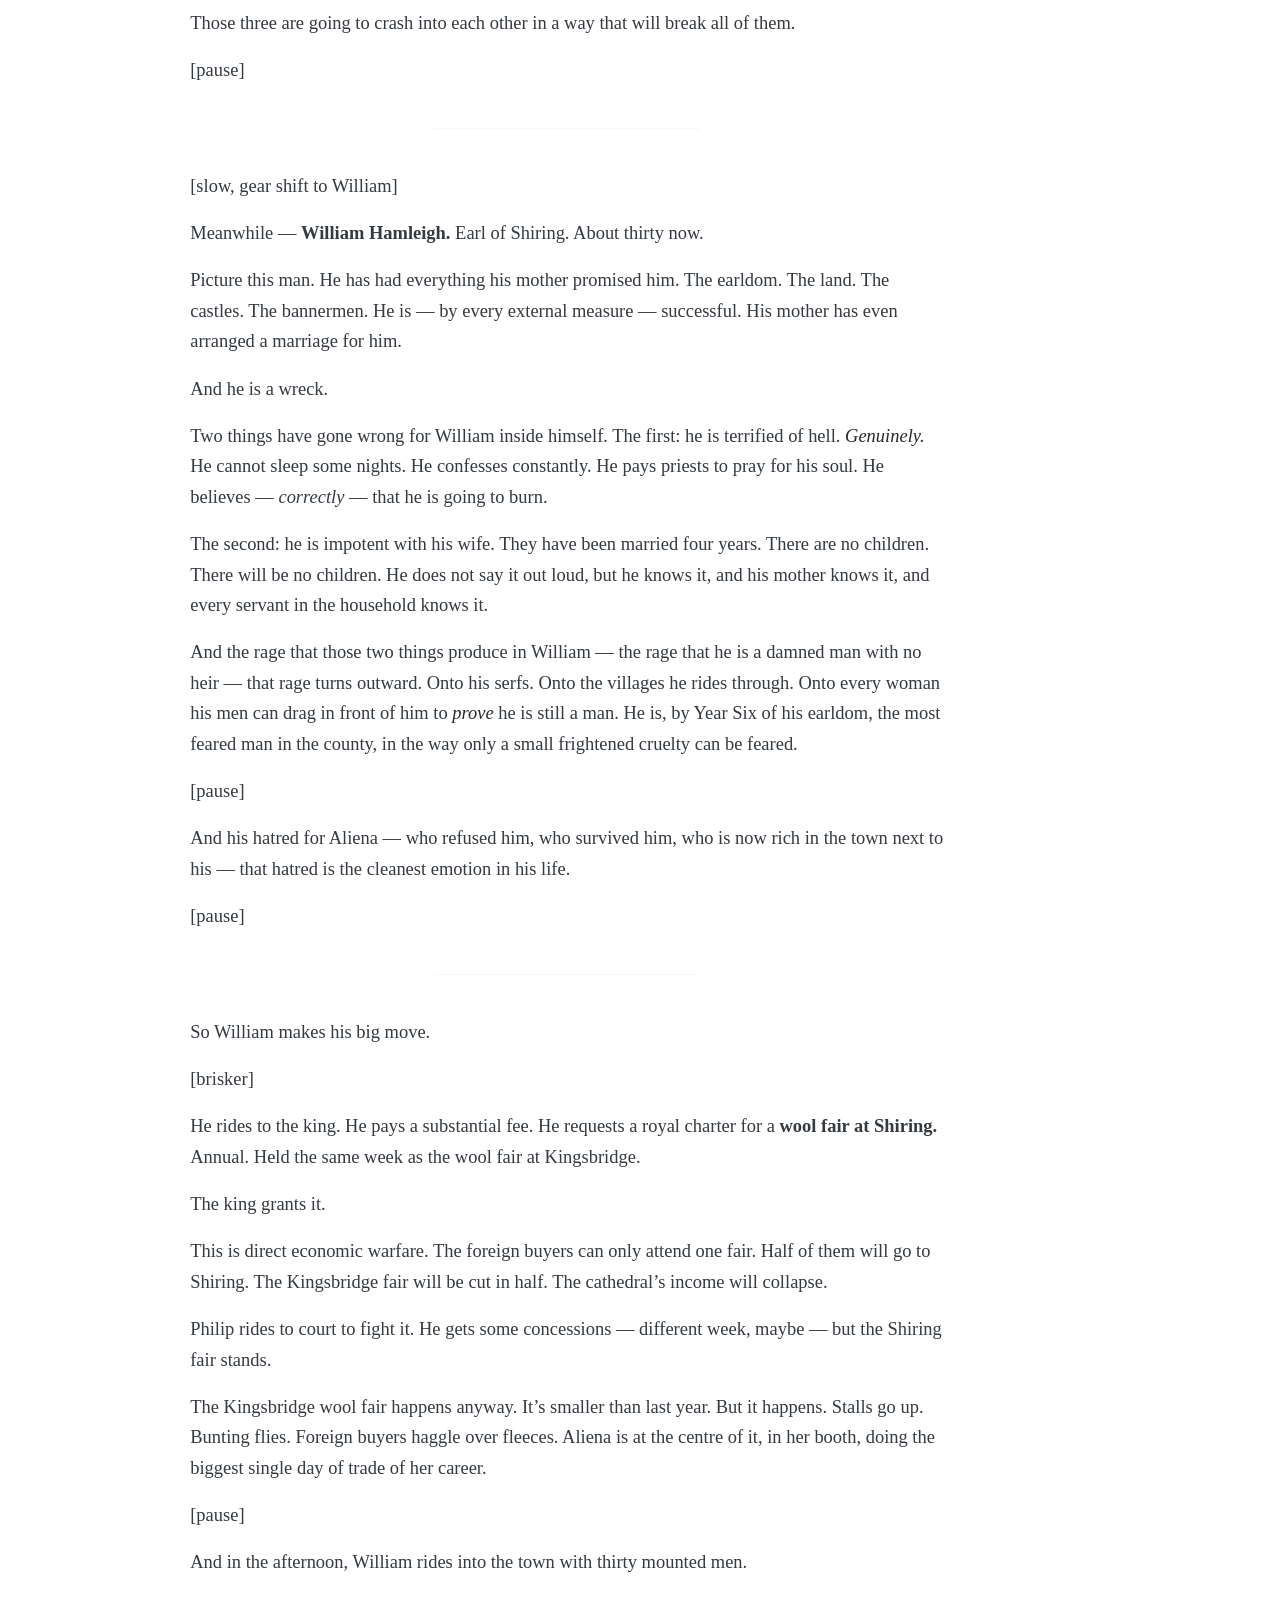
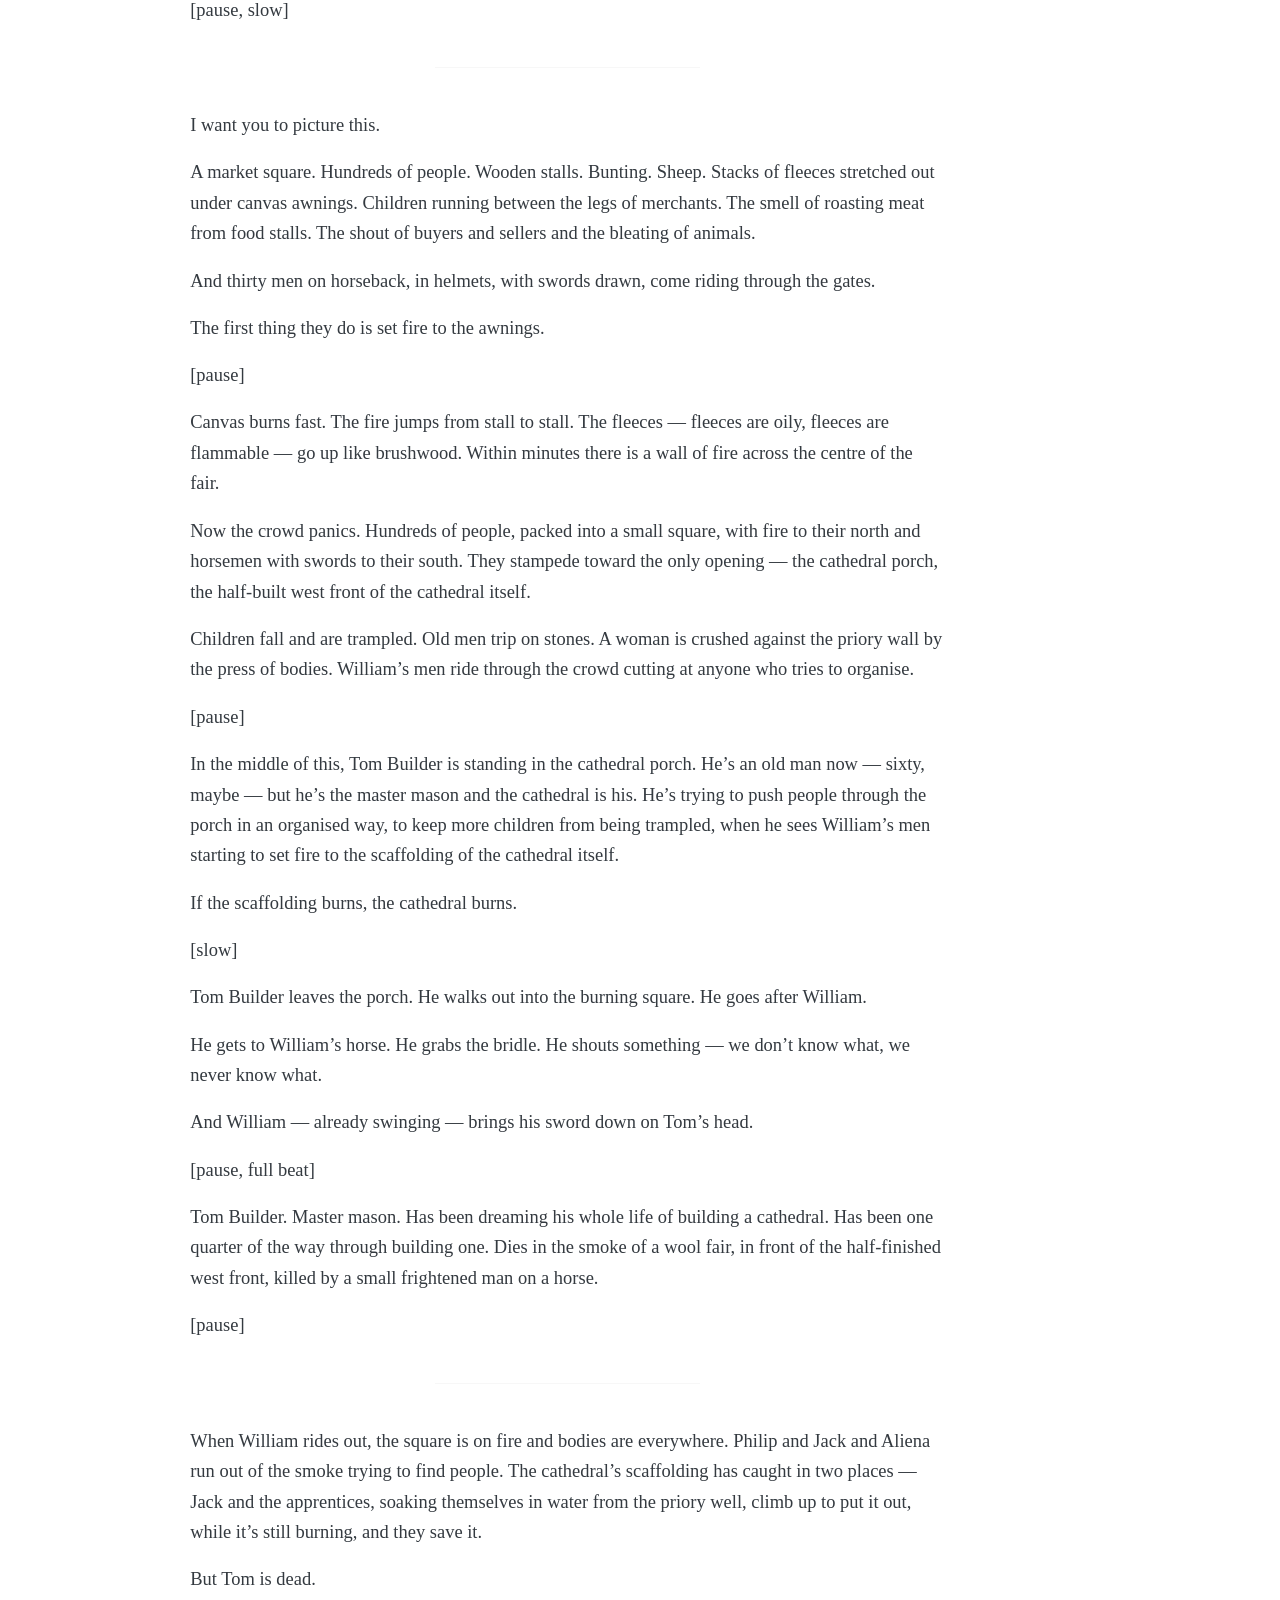
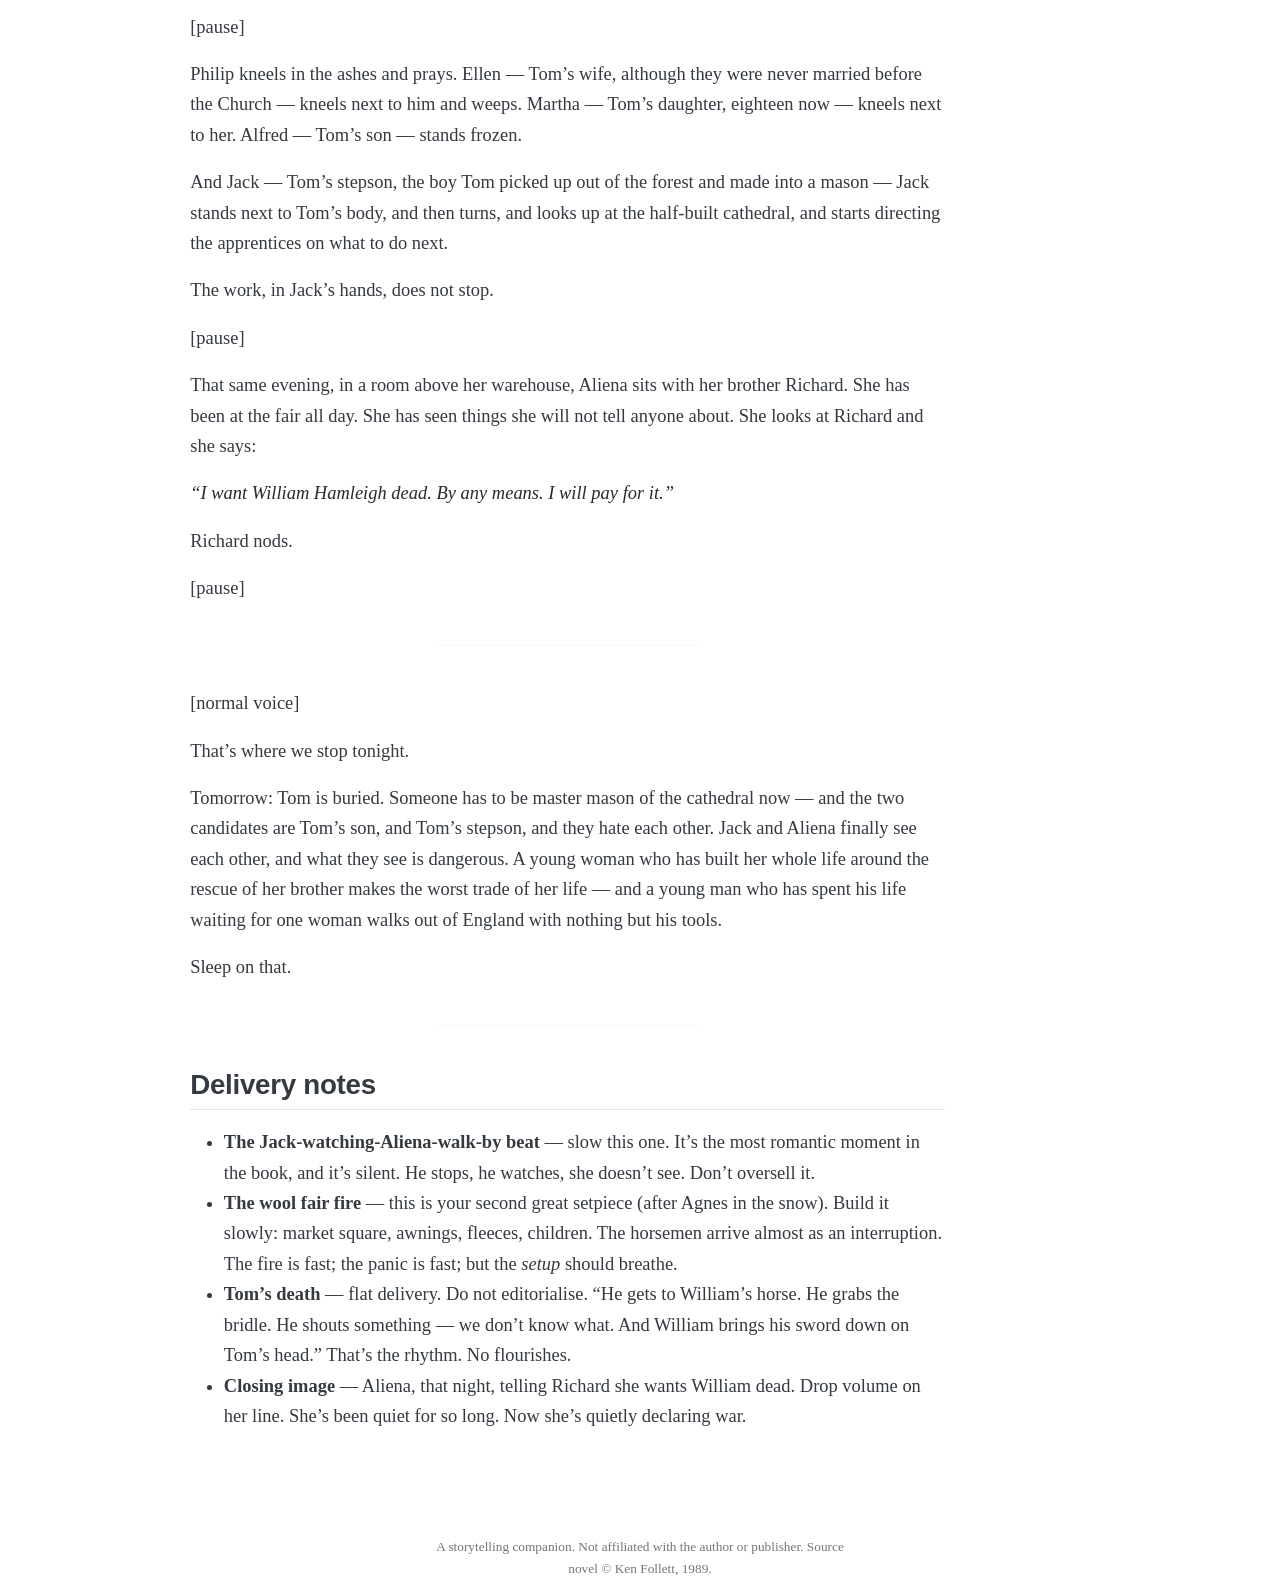
<file: Day 3 - Building.html>
<!DOCTYPE html>
<html xmlns="http://www.w3.org/1999/xhtml" lang="en" xml:lang="en"><head>

<meta charset="utf-8">
<meta name="generator" content="quarto-1.7.32">

<meta name="viewport" content="width=device-width, initial-scale=1.0, user-scalable=yes">


<title>day-3---building – Pillars of the Earth — A Narrator's Companion</title>
<style>
code{white-space: pre-wrap;}
span.smallcaps{font-variant: small-caps;}
div.columns{display: flex; gap: min(4vw, 1.5em);}
div.column{flex: auto; overflow-x: auto;}
div.hanging-indent{margin-left: 1.5em; text-indent: -1.5em;}
ul.task-list{list-style: none;}
ul.task-list li input[type="checkbox"] {
  width: 0.8em;
  margin: 0 0.8em 0.2em -1em; /* quarto-specific, see https://github.com/quarto-dev/quarto-cli/issues/4556 */ 
  vertical-align: middle;
}
</style>


<script src="site_libs/quarto-nav/quarto-nav.js"></script>
<script src="site_libs/quarto-nav/headroom.min.js"></script>
<script src="site_libs/clipboard/clipboard.min.js"></script>
<script src="site_libs/quarto-search/autocomplete.umd.js"></script>
<script src="site_libs/quarto-search/fuse.min.js"></script>
<script src="site_libs/quarto-search/quarto-search.js"></script>
<meta name="quarto:offset" content="./">
<script src="site_libs/quarto-html/quarto.js" type="module"></script>
<script src="site_libs/quarto-html/tabsets/tabsets.js" type="module"></script>
<script src="site_libs/quarto-html/popper.min.js"></script>
<script src="site_libs/quarto-html/tippy.umd.min.js"></script>
<script src="site_libs/quarto-html/anchor.min.js"></script>
<link href="site_libs/quarto-html/tippy.css" rel="stylesheet">
<link href="site_libs/quarto-html/quarto-syntax-highlighting-37eea08aefeeee20ff55810ff984fec1.css" rel="stylesheet" id="quarto-text-highlighting-styles">
<script src="site_libs/bootstrap/bootstrap.min.js"></script>
<link href="site_libs/bootstrap/bootstrap-icons.css" rel="stylesheet">
<link href="site_libs/bootstrap/bootstrap-ae7bae519db866f3e81eafc89c4e8ab3.min.css" rel="stylesheet" append-hash="true" id="quarto-bootstrap" data-mode="light">
<script id="quarto-search-options" type="application/json">{
  "location": "navbar",
  "copy-button": false,
  "collapse-after": 3,
  "panel-placement": "end",
  "type": "overlay",
  "limit": 50,
  "keyboard-shortcut": [
    "f",
    "/",
    "s"
  ],
  "show-item-context": false,
  "language": {
    "search-no-results-text": "No results",
    "search-matching-documents-text": "matching documents",
    "search-copy-link-title": "Copy link to search",
    "search-hide-matches-text": "Hide additional matches",
    "search-more-match-text": "more match in this document",
    "search-more-matches-text": "more matches in this document",
    "search-clear-button-title": "Clear",
    "search-text-placeholder": "",
    "search-detached-cancel-button-title": "Cancel",
    "search-submit-button-title": "Submit",
    "search-label": "Search"
  }
}</script>
<style>html{ scroll-behavior: smooth; }</style>


<link rel="stylesheet" href="styles.css">
</head>

<body class="nav-fixed quarto-light">

<div id="quarto-search-results"></div>
  <header id="quarto-header" class="headroom fixed-top">
    <nav class="navbar navbar-expand-lg " data-bs-theme="dark">
      <div class="navbar-container container-fluid">
      <div class="navbar-brand-container mx-auto">
    <a class="navbar-brand" href="./index.html">
    <span class="navbar-title">Pillars of the Earth — A Narrator’s Companion</span>
    </a>
  </div>
            <div id="quarto-search" class="" title="Search"></div>
          <button class="navbar-toggler" type="button" data-bs-toggle="collapse" data-bs-target="#navbarCollapse" aria-controls="navbarCollapse" role="menu" aria-expanded="false" aria-label="Toggle navigation" onclick="if (window.quartoToggleHeadroom) { window.quartoToggleHeadroom(); }">
  <span class="navbar-toggler-icon"></span>
</button>
          <div class="collapse navbar-collapse" id="navbarCollapse">
            <ul class="navbar-nav navbar-nav-scroll me-auto">
  <li class="nav-item">
    <a class="nav-link" href="./index.html"> 
<span class="menu-text">Home</span></a>
  </li>  
  <li class="nav-item">
    <a class="nav-link" href="./Context.html"> 
<span class="menu-text">Context</span></a>
  </li>  
  <li class="nav-item dropdown ">
    <a class="nav-link dropdown-toggle" href="#" id="nav-menu-narration" role="link" data-bs-toggle="dropdown" aria-expanded="false">
 <span class="menu-text">Narration</span>
    </a>
    <ul class="dropdown-menu" aria-labelledby="nav-menu-narration">    
        <li>
    <a class="dropdown-item" href="./Day 1 - The Hanging and the Snow.html">
 <span class="dropdown-text">Day 1 — The Hanging and the Snow</span></a>
  </li>  
        <li>
    <a class="dropdown-item" href="./Day 2 - The Fall of the House of Shiring.html">
 <span class="dropdown-text">Day 2 — The Fall of the House of Shiring</span></a>
  </li>  
        <li>
    <a class="dropdown-item" href="./Day 3 - Building.html">
 <span class="dropdown-text">Day 3 — Building</span></a>
  </li>  
        <li>
    <a class="dropdown-item" href="./Day 4 - Love and Vengeance.html">
 <span class="dropdown-text">Day 4 — Love and Vengeance</span></a>
  </li>  
        <li>
    <a class="dropdown-item" href="./Day 5 - The Mystery.html">
 <span class="dropdown-text">Day 5 — The Mystery</span></a>
  </li>  
        <li>
    <a class="dropdown-item" href="./Day 6 - Reckoning.html">
 <span class="dropdown-text">Day 6 — Reckoning</span></a>
  </li>  
    </ul>
  </li>
</ul>
          </div> <!-- /navcollapse -->
            <div class="quarto-navbar-tools">
</div>
      </div> <!-- /container-fluid -->
    </nav>
</header>
<!-- content -->
<div id="quarto-content" class="quarto-container page-columns page-rows-contents page-layout-article page-navbar">
<!-- sidebar -->
<!-- margin-sidebar -->
    <div id="quarto-margin-sidebar" class="sidebar margin-sidebar">
        <nav id="TOC" role="doc-toc" class="toc-active">
    <h2 id="toc-title">On this page</h2>
   
  <ul class="collapse">
  <li><a href="#day-3-building" id="toc-day-3-building" class="nav-link active" data-scroll-target="#day-3-building">DAY 3 — “Building”</a>
  <ul class="collapse">
  <li><a href="#delivery-notes" id="toc-delivery-notes" class="nav-link" data-scroll-target="#delivery-notes">Delivery notes</a></li>
  </ul></li>
  </ul>
</nav>
    </div>
<!-- main -->
<main class="content" id="quarto-document-content"><header id="title-block-header" class="quarto-title-block"></header>




<section id="day-3-building" class="level1">
<h1>DAY 3 — “Building”</h1>
<p><em>Part III · ~20 min spoken</em></p>
<p><strong>Last time:</strong> <em>Aliena, twenty years old, having lost everything at seventeen, has clawed her way to wealth as a wool merchant. Her father is dead. Her brother is a knight. And she has just stopped her cart at the top of a valley and looked down at the town of Kingsbridge, where a half-built cathedral is climbing into the sky.</em></p>
<p><strong>Tonight’s question:</strong> <em>What kind of man builds a cathedral, and what kind of man burns one down?</em></p>
<hr>
<p>[brisker, opening]</p>
<p>Aliena rides into Kingsbridge.</p>
<p>She goes to the priory. She asks to see the prior. Philip — older now, in his forties, grey starting at his temples — receives her in the chapter house. She tells him: <em>I want to set up my wool business here. I need to rent a stone warehouse. I need to live in the town. And I need the priory’s protection.</em></p>
<p>Philip is wary at first. A woman, unmarried, wanting to set up a business — this is not what 12th-century English towns are organised around. But Philip has spent twenty years in administration and he can read a balance sheet. He knows what a wool merchant of Aliena’s reputation means for his town. More traffic. More tolls. More tenants. More taxes.</p>
<p>He says yes.</p>
<p>She rents from him. She builds a warehouse. She moves Richard’s small household into a house near hers. And she gets to work.</p>
<p>[pause]</p>
<p>And here’s the thing that nobody quite saw coming. Within a year, <em>the town starts to grow around Aliena.</em> Sellers come to her instead of to the merchants of Winchester. Farmers from a thirty-mile radius find that they can get better prices in Kingsbridge than they can anywhere else. Buyers from Flanders, hearing about her, route their ships and pack-trains through her warehouse. The annual Kingsbridge wool fair, which used to be a sleepy thing, starts to swell.</p>
<p>And as the trade flows in, money flows to the priory. Tolls. Rents. Pilgrim offerings. Suddenly Philip has a budget for the cathedral that he never had before.</p>
<p>The cathedral starts to rise faster.</p>
<p>[pause]</p>
<hr>
<p>[shift gears, slow]</p>
<p>Now I want to talk about <strong>Jack.</strong></p>
<p>Jack is seventeen when Aliena moves to Kingsbridge. He’s been carving stone for three years. He has surpassed every journeyman on the project. He has surpassed his stepfather Tom in fine work — not in design, not in load-bearing engineering, but in <em>carving.</em> He can sculpt the faces of saints into stone in a way that makes them look like they want to speak.</p>
<p>Jack is also strange. He grew up in the forest. He has no friends his own age — he didn’t grow up around any. He reads, which most people his age cannot. He has opinions about God that are mildly heretical. And he is, quite suddenly, in love with Aliena.</p>
<p>[slow]</p>
<p>She doesn’t know.</p>
<p>She walks past the cathedral scaffolding one day, on the way to her warehouse, and Jack — eighteen years old now — stops his chisel mid-stroke and just <em>watches her go by.</em> The other masons see this. They laugh at him. Jack doesn’t care.</p>
<p>He starts carving women’s faces into the capitals of columns. Just for himself. The faces all look like her. Everybody in Kingsbridge can see it. Everybody knows. Aliena is the only person in the town who does not realise that a brilliant young sculptor is carving her face into the walls of a cathedral.</p>
<p>[pause]</p>
<p>She’s twenty-six now. He’s eighteen. To her, he is a <em>boy.</em> A talented boy, yes — she’s not blind, she’s seen his work. But a boy. She is a wealthy widow-in-spirit-if-not-in-law. She isn’t thinking about love. She isn’t thinking about <em>any</em> man, because the only man she has ever known intimately was William Hamleigh in her father’s hall, and the memory of that has built a wall in her that no man can yet reach.</p>
<p>So Jack watches. And carves. And waits.</p>
<p>[pause]</p>
<hr>
<p>[brisker]</p>
<p>Now — <strong>Alfred.</strong></p>
<p>Tom’s actual son. Twenty-seven, twenty-eight by now. Senior journeyman on the project. Heir-apparent to the master mason title when Tom retires. Competent. Hard worker. Big strong hands. Limited imagination.</p>
<p>And Alfred — for years now — has been watching his red-haired stepbrother do work he himself cannot do. Watching Tom praise Jack. Watching the apprentices learn from Jack instead of from him. Watching Jack carve capitals that pilgrims come specifically to see, while Alfred lays plain ashlar walls.</p>
<p>Alfred hates Jack. Not loudly. Not all the time. Just in the way that a steady drip of resentment hates the thing it cannot match.</p>
<p>One afternoon, in the lodge — the workshop where the masons eat their midday meal — Alfred takes a swing at Jack. Just like that. No warning. They go down in the sawdust. Tom has to pull them apart. There’s blood. There’s a broken nose. There are no apologies.</p>
<p>That night, Tom sits Alfred down and tries to talk to him man-to-man. It doesn’t take. Alfred is not a man who can be talked to.</p>
<p>[pause]</p>
<p>I want you to hold all three of these threads. Jack, twenty, in love with Aliena and dreaming of stone. Aliena, twenty-six, wealthy, untouched, hauling fleeces. Alfred, twenty-eight, resentful, dangerous, watching the woman he wants prefer his brother.</p>
<p>Those three are going to crash into each other in a way that will break all of them.</p>
<p>[pause]</p>
<hr>
<p>[slow, gear shift to William]</p>
<p>Meanwhile — <strong>William Hamleigh.</strong> Earl of Shiring. About thirty now.</p>
<p>Picture this man. He has had everything his mother promised him. The earldom. The land. The castles. The bannermen. He is — by every external measure — successful. His mother has even arranged a marriage for him.</p>
<p>And he is a wreck.</p>
<p>Two things have gone wrong for William inside himself. The first: he is terrified of hell. <em>Genuinely.</em> He cannot sleep some nights. He confesses constantly. He pays priests to pray for his soul. He believes — <em>correctly</em> — that he is going to burn.</p>
<p>The second: he is impotent with his wife. They have been married four years. There are no children. There will be no children. He does not say it out loud, but he knows it, and his mother knows it, and every servant in the household knows it.</p>
<p>And the rage that those two things produce in William — the rage that he is a damned man with no heir — that rage turns outward. Onto his serfs. Onto the villages he rides through. Onto every woman his men can drag in front of him to <em>prove</em> he is still a man. He is, by Year Six of his earldom, the most feared man in the county, in the way only a small frightened cruelty can be feared.</p>
<p>[pause]</p>
<p>And his hatred for Aliena — who refused him, who survived him, who is now rich in the town next to his — that hatred is the cleanest emotion in his life.</p>
<p>[pause]</p>
<hr>
<p>So William makes his big move.</p>
<p>[brisker]</p>
<p>He rides to the king. He pays a substantial fee. He requests a royal charter for a <strong>wool fair at Shiring.</strong> Annual. Held the same week as the wool fair at Kingsbridge.</p>
<p>The king grants it.</p>
<p>This is direct economic warfare. The foreign buyers can only attend one fair. Half of them will go to Shiring. The Kingsbridge fair will be cut in half. The cathedral’s income will collapse.</p>
<p>Philip rides to court to fight it. He gets some concessions — different week, maybe — but the Shiring fair stands.</p>
<p>The Kingsbridge wool fair happens anyway. It’s smaller than last year. But it happens. Stalls go up. Bunting flies. Foreign buyers haggle over fleeces. Aliena is at the centre of it, in her booth, doing the biggest single day of trade of her career.</p>
<p>[pause]</p>
<p>And in the afternoon, William rides into the town with thirty mounted men.</p>
<p>[pause, slow]</p>
<hr>
<p>I want you to picture this.</p>
<p>A market square. Hundreds of people. Wooden stalls. Bunting. Sheep. Stacks of fleeces stretched out under canvas awnings. Children running between the legs of merchants. The smell of roasting meat from food stalls. The shout of buyers and sellers and the bleating of animals.</p>
<p>And thirty men on horseback, in helmets, with swords drawn, come riding through the gates.</p>
<p>The first thing they do is set fire to the awnings.</p>
<p>[pause]</p>
<p>Canvas burns fast. The fire jumps from stall to stall. The fleeces — fleeces are oily, fleeces are flammable — go up like brushwood. Within minutes there is a wall of fire across the centre of the fair.</p>
<p>Now the crowd panics. Hundreds of people, packed into a small square, with fire to their north and horsemen with swords to their south. They stampede toward the only opening — the cathedral porch, the half-built west front of the cathedral itself.</p>
<p>Children fall and are trampled. Old men trip on stones. A woman is crushed against the priory wall by the press of bodies. William’s men ride through the crowd cutting at anyone who tries to organise.</p>
<p>[pause]</p>
<p>In the middle of this, Tom Builder is standing in the cathedral porch. He’s an old man now — sixty, maybe — but he’s the master mason and the cathedral is his. He’s trying to push people through the porch in an organised way, to keep more children from being trampled, when he sees William’s men starting to set fire to the scaffolding of the cathedral itself.</p>
<p>If the scaffolding burns, the cathedral burns.</p>
<p>[slow]</p>
<p>Tom Builder leaves the porch. He walks out into the burning square. He goes after William.</p>
<p>He gets to William’s horse. He grabs the bridle. He shouts something — we don’t know what, we never know what.</p>
<p>And William — already swinging — brings his sword down on Tom’s head.</p>
<p>[pause, full beat]</p>
<p>Tom Builder. Master mason. Has been dreaming his whole life of building a cathedral. Has been one quarter of the way through building one. Dies in the smoke of a wool fair, in front of the half-finished west front, killed by a small frightened man on a horse.</p>
<p>[pause]</p>
<hr>
<p>When William rides out, the square is on fire and bodies are everywhere. Philip and Jack and Aliena run out of the smoke trying to find people. The cathedral’s scaffolding has caught in two places — Jack and the apprentices, soaking themselves in water from the priory well, climb up to put it out, while it’s still burning, and they save it.</p>
<p>But Tom is dead.</p>
<p>[pause]</p>
<p>Philip kneels in the ashes and prays. Ellen — Tom’s wife, although they were never married before the Church — kneels next to him and weeps. Martha — Tom’s daughter, eighteen now — kneels next to her. Alfred — Tom’s son — stands frozen.</p>
<p>And Jack — Tom’s stepson, the boy Tom picked up out of the forest and made into a mason — Jack stands next to Tom’s body, and then turns, and looks up at the half-built cathedral, and starts directing the apprentices on what to do next.</p>
<p>The work, in Jack’s hands, does not stop.</p>
<p>[pause]</p>
<p>That same evening, in a room above her warehouse, Aliena sits with her brother Richard. She has been at the fair all day. She has seen things she will not tell anyone about. She looks at Richard and she says:</p>
<p><em>“I want William Hamleigh dead. By any means. I will pay for it.”</em></p>
<p>Richard nods.</p>
<p>[pause]</p>
<hr>
<p>[normal voice]</p>
<p>That’s where we stop tonight.</p>
<p>Tomorrow: Tom is buried. Someone has to be master mason of the cathedral now — and the two candidates are Tom’s son, and Tom’s stepson, and they hate each other. Jack and Aliena finally see each other, and what they see is dangerous. A young woman who has built her whole life around the rescue of her brother makes the worst trade of her life — and a young man who has spent his life waiting for one woman walks out of England with nothing but his tools.</p>
<p>Sleep on that.</p>
<hr>
<section id="delivery-notes" class="level2">
<h2 class="anchored" data-anchor-id="delivery-notes">Delivery notes</h2>
<ul>
<li><strong>The Jack-watching-Aliena-walk-by beat</strong> — slow this one. It’s the most romantic moment in the book, and it’s silent. He stops, he watches, she doesn’t see. Don’t oversell it.</li>
<li><strong>The wool fair fire</strong> — this is your second great setpiece (after Agnes in the snow). Build it slowly: market square, awnings, fleeces, children. The horsemen arrive almost as an interruption. The fire is fast; the panic is fast; but the <em>setup</em> should breathe.</li>
<li><strong>Tom’s death</strong> — flat delivery. Do not editorialise. “He gets to William’s horse. He grabs the bridle. He shouts something — we don’t know what. And William brings his sword down on Tom’s head.” That’s the rhythm. No flourishes.</li>
<li><strong>Closing image</strong> — Aliena, that night, telling Richard she wants William dead. Drop volume on her line. She’s been quiet for so long. Now she’s quietly declaring war.</li>
</ul>


</section>
</section>

</main> <!-- /main -->
<script id="quarto-html-after-body" type="application/javascript">
  window.document.addEventListener("DOMContentLoaded", function (event) {
    const icon = "";
    const anchorJS = new window.AnchorJS();
    anchorJS.options = {
      placement: 'right',
      icon: icon
    };
    anchorJS.add('.anchored');
      var localhostRegex = new RegExp(/^(?:http|https):\/\/localhost\:?[0-9]*\//);
      var mailtoRegex = new RegExp(/^mailto:/);
        var filterRegex = new RegExp("https:\/\/RagavRajan\.github\.io\/pillars-of-the-earth-narration\/");
      var isInternal = (href) => {
          return filterRegex.test(href) || localhostRegex.test(href) || mailtoRegex.test(href);
      }
      // Inspect non-navigation links and adorn them if external
     var links = window.document.querySelectorAll('a[href]:not(.nav-link):not(.navbar-brand):not(.toc-action):not(.sidebar-link):not(.sidebar-item-toggle):not(.pagination-link):not(.no-external):not([aria-hidden]):not(.dropdown-item):not(.quarto-navigation-tool):not(.about-link)');
      for (var i=0; i<links.length; i++) {
        const link = links[i];
        if (!isInternal(link.href)) {
          // undo the damage that might have been done by quarto-nav.js in the case of
          // links that we want to consider external
          if (link.dataset.originalHref !== undefined) {
            link.href = link.dataset.originalHref;
          }
        }
      }
    function tippyHover(el, contentFn, onTriggerFn, onUntriggerFn) {
      const config = {
        allowHTML: true,
        maxWidth: 500,
        delay: 100,
        arrow: false,
        appendTo: function(el) {
            return el.parentElement;
        },
        interactive: true,
        interactiveBorder: 10,
        theme: 'quarto',
        placement: 'bottom-start',
      };
      if (contentFn) {
        config.content = contentFn;
      }
      if (onTriggerFn) {
        config.onTrigger = onTriggerFn;
      }
      if (onUntriggerFn) {
        config.onUntrigger = onUntriggerFn;
      }
      window.tippy(el, config); 
    }
    const noterefs = window.document.querySelectorAll('a[role="doc-noteref"]');
    for (var i=0; i<noterefs.length; i++) {
      const ref = noterefs[i];
      tippyHover(ref, function() {
        // use id or data attribute instead here
        let href = ref.getAttribute('data-footnote-href') || ref.getAttribute('href');
        try { href = new URL(href).hash; } catch {}
        const id = href.replace(/^#\/?/, "");
        const note = window.document.getElementById(id);
        if (note) {
          return note.innerHTML;
        } else {
          return "";
        }
      });
    }
    const xrefs = window.document.querySelectorAll('a.quarto-xref');
    const processXRef = (id, note) => {
      // Strip column container classes
      const stripColumnClz = (el) => {
        el.classList.remove("page-full", "page-columns");
        if (el.children) {
          for (const child of el.children) {
            stripColumnClz(child);
          }
        }
      }
      stripColumnClz(note)
      if (id === null || id.startsWith('sec-')) {
        // Special case sections, only their first couple elements
        const container = document.createElement("div");
        if (note.children && note.children.length > 2) {
          container.appendChild(note.children[0].cloneNode(true));
          for (let i = 1; i < note.children.length; i++) {
            const child = note.children[i];
            if (child.tagName === "P" && child.innerText === "") {
              continue;
            } else {
              container.appendChild(child.cloneNode(true));
              break;
            }
          }
          if (window.Quarto?.typesetMath) {
            window.Quarto.typesetMath(container);
          }
          return container.innerHTML
        } else {
          if (window.Quarto?.typesetMath) {
            window.Quarto.typesetMath(note);
          }
          return note.innerHTML;
        }
      } else {
        // Remove any anchor links if they are present
        const anchorLink = note.querySelector('a.anchorjs-link');
        if (anchorLink) {
          anchorLink.remove();
        }
        if (window.Quarto?.typesetMath) {
          window.Quarto.typesetMath(note);
        }
        if (note.classList.contains("callout")) {
          return note.outerHTML;
        } else {
          return note.innerHTML;
        }
      }
    }
    for (var i=0; i<xrefs.length; i++) {
      const xref = xrefs[i];
      tippyHover(xref, undefined, function(instance) {
        instance.disable();
        let url = xref.getAttribute('href');
        let hash = undefined; 
        if (url.startsWith('#')) {
          hash = url;
        } else {
          try { hash = new URL(url).hash; } catch {}
        }
        if (hash) {
          const id = hash.replace(/^#\/?/, "");
          const note = window.document.getElementById(id);
          if (note !== null) {
            try {
              const html = processXRef(id, note.cloneNode(true));
              instance.setContent(html);
            } finally {
              instance.enable();
              instance.show();
            }
          } else {
            // See if we can fetch this
            fetch(url.split('#')[0])
            .then(res => res.text())
            .then(html => {
              const parser = new DOMParser();
              const htmlDoc = parser.parseFromString(html, "text/html");
              const note = htmlDoc.getElementById(id);
              if (note !== null) {
                const html = processXRef(id, note);
                instance.setContent(html);
              } 
            }).finally(() => {
              instance.enable();
              instance.show();
            });
          }
        } else {
          // See if we can fetch a full url (with no hash to target)
          // This is a special case and we should probably do some content thinning / targeting
          fetch(url)
          .then(res => res.text())
          .then(html => {
            const parser = new DOMParser();
            const htmlDoc = parser.parseFromString(html, "text/html");
            const note = htmlDoc.querySelector('main.content');
            if (note !== null) {
              // This should only happen for chapter cross references
              // (since there is no id in the URL)
              // remove the first header
              if (note.children.length > 0 && note.children[0].tagName === "HEADER") {
                note.children[0].remove();
              }
              const html = processXRef(null, note);
              instance.setContent(html);
            } 
          }).finally(() => {
            instance.enable();
            instance.show();
          });
        }
      }, function(instance) {
      });
    }
        let selectedAnnoteEl;
        const selectorForAnnotation = ( cell, annotation) => {
          let cellAttr = 'data-code-cell="' + cell + '"';
          let lineAttr = 'data-code-annotation="' +  annotation + '"';
          const selector = 'span[' + cellAttr + '][' + lineAttr + ']';
          return selector;
        }
        const selectCodeLines = (annoteEl) => {
          const doc = window.document;
          const targetCell = annoteEl.getAttribute("data-target-cell");
          const targetAnnotation = annoteEl.getAttribute("data-target-annotation");
          const annoteSpan = window.document.querySelector(selectorForAnnotation(targetCell, targetAnnotation));
          const lines = annoteSpan.getAttribute("data-code-lines").split(",");
          const lineIds = lines.map((line) => {
            return targetCell + "-" + line;
          })
          let top = null;
          let height = null;
          let parent = null;
          if (lineIds.length > 0) {
              //compute the position of the single el (top and bottom and make a div)
              const el = window.document.getElementById(lineIds[0]);
              top = el.offsetTop;
              height = el.offsetHeight;
              parent = el.parentElement.parentElement;
            if (lineIds.length > 1) {
              const lastEl = window.document.getElementById(lineIds[lineIds.length - 1]);
              const bottom = lastEl.offsetTop + lastEl.offsetHeight;
              height = bottom - top;
            }
            if (top !== null && height !== null && parent !== null) {
              // cook up a div (if necessary) and position it 
              let div = window.document.getElementById("code-annotation-line-highlight");
              if (div === null) {
                div = window.document.createElement("div");
                div.setAttribute("id", "code-annotation-line-highlight");
                div.style.position = 'absolute';
                parent.appendChild(div);
              }
              div.style.top = top - 2 + "px";
              div.style.height = height + 4 + "px";
              div.style.left = 0;
              let gutterDiv = window.document.getElementById("code-annotation-line-highlight-gutter");
              if (gutterDiv === null) {
                gutterDiv = window.document.createElement("div");
                gutterDiv.setAttribute("id", "code-annotation-line-highlight-gutter");
                gutterDiv.style.position = 'absolute';
                const codeCell = window.document.getElementById(targetCell);
                const gutter = codeCell.querySelector('.code-annotation-gutter');
                gutter.appendChild(gutterDiv);
              }
              gutterDiv.style.top = top - 2 + "px";
              gutterDiv.style.height = height + 4 + "px";
            }
            selectedAnnoteEl = annoteEl;
          }
        };
        const unselectCodeLines = () => {
          const elementsIds = ["code-annotation-line-highlight", "code-annotation-line-highlight-gutter"];
          elementsIds.forEach((elId) => {
            const div = window.document.getElementById(elId);
            if (div) {
              div.remove();
            }
          });
          selectedAnnoteEl = undefined;
        };
          // Handle positioning of the toggle
      window.addEventListener(
        "resize",
        throttle(() => {
          elRect = undefined;
          if (selectedAnnoteEl) {
            selectCodeLines(selectedAnnoteEl);
          }
        }, 10)
      );
      function throttle(fn, ms) {
      let throttle = false;
      let timer;
        return (...args) => {
          if(!throttle) { // first call gets through
              fn.apply(this, args);
              throttle = true;
          } else { // all the others get throttled
              if(timer) clearTimeout(timer); // cancel #2
              timer = setTimeout(() => {
                fn.apply(this, args);
                timer = throttle = false;
              }, ms);
          }
        };
      }
        // Attach click handler to the DT
        const annoteDls = window.document.querySelectorAll('dt[data-target-cell]');
        for (const annoteDlNode of annoteDls) {
          annoteDlNode.addEventListener('click', (event) => {
            const clickedEl = event.target;
            if (clickedEl !== selectedAnnoteEl) {
              unselectCodeLines();
              const activeEl = window.document.querySelector('dt[data-target-cell].code-annotation-active');
              if (activeEl) {
                activeEl.classList.remove('code-annotation-active');
              }
              selectCodeLines(clickedEl);
              clickedEl.classList.add('code-annotation-active');
            } else {
              // Unselect the line
              unselectCodeLines();
              clickedEl.classList.remove('code-annotation-active');
            }
          });
        }
    const findCites = (el) => {
      const parentEl = el.parentElement;
      if (parentEl) {
        const cites = parentEl.dataset.cites;
        if (cites) {
          return {
            el,
            cites: cites.split(' ')
          };
        } else {
          return findCites(el.parentElement)
        }
      } else {
        return undefined;
      }
    };
    var bibliorefs = window.document.querySelectorAll('a[role="doc-biblioref"]');
    for (var i=0; i<bibliorefs.length; i++) {
      const ref = bibliorefs[i];
      const citeInfo = findCites(ref);
      if (citeInfo) {
        tippyHover(citeInfo.el, function() {
          var popup = window.document.createElement('div');
          citeInfo.cites.forEach(function(cite) {
            var citeDiv = window.document.createElement('div');
            citeDiv.classList.add('hanging-indent');
            citeDiv.classList.add('csl-entry');
            var biblioDiv = window.document.getElementById('ref-' + cite);
            if (biblioDiv) {
              citeDiv.innerHTML = biblioDiv.innerHTML;
            }
            popup.appendChild(citeDiv);
          });
          return popup.innerHTML;
        });
      }
    }
  });
  </script>
</div> <!-- /content -->
<footer class="footer">
  <div class="nav-footer">
    <div class="nav-footer-left">
      &nbsp;
    </div>   
    <div class="nav-footer-center">
<p>A storytelling companion. Not affiliated with the author or publisher. Source novel © Ken Follett, 1989.</p>
</div>
    <div class="nav-footer-right">
      &nbsp;
    </div>
  </div>
</footer>




<script src="site_libs/quarto-html/zenscroll-min.js"></script>
</body></html>
</file>
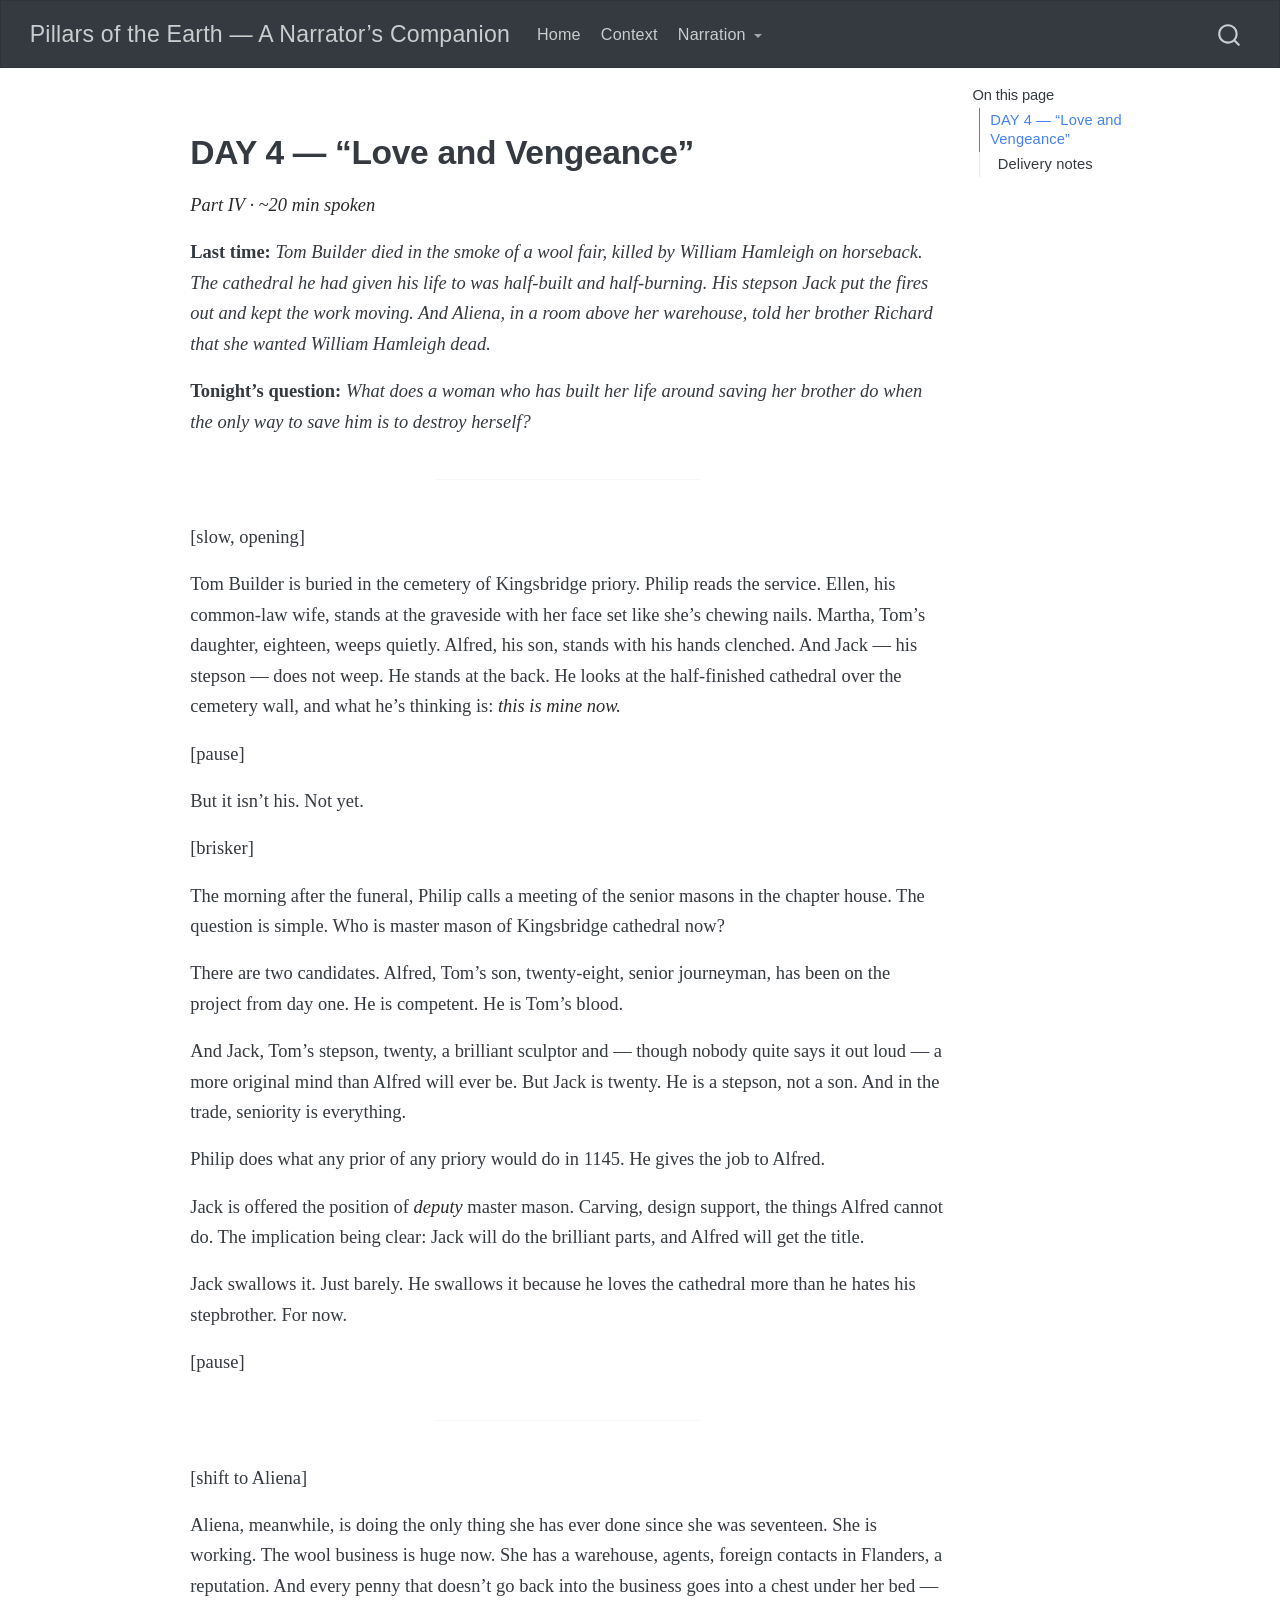
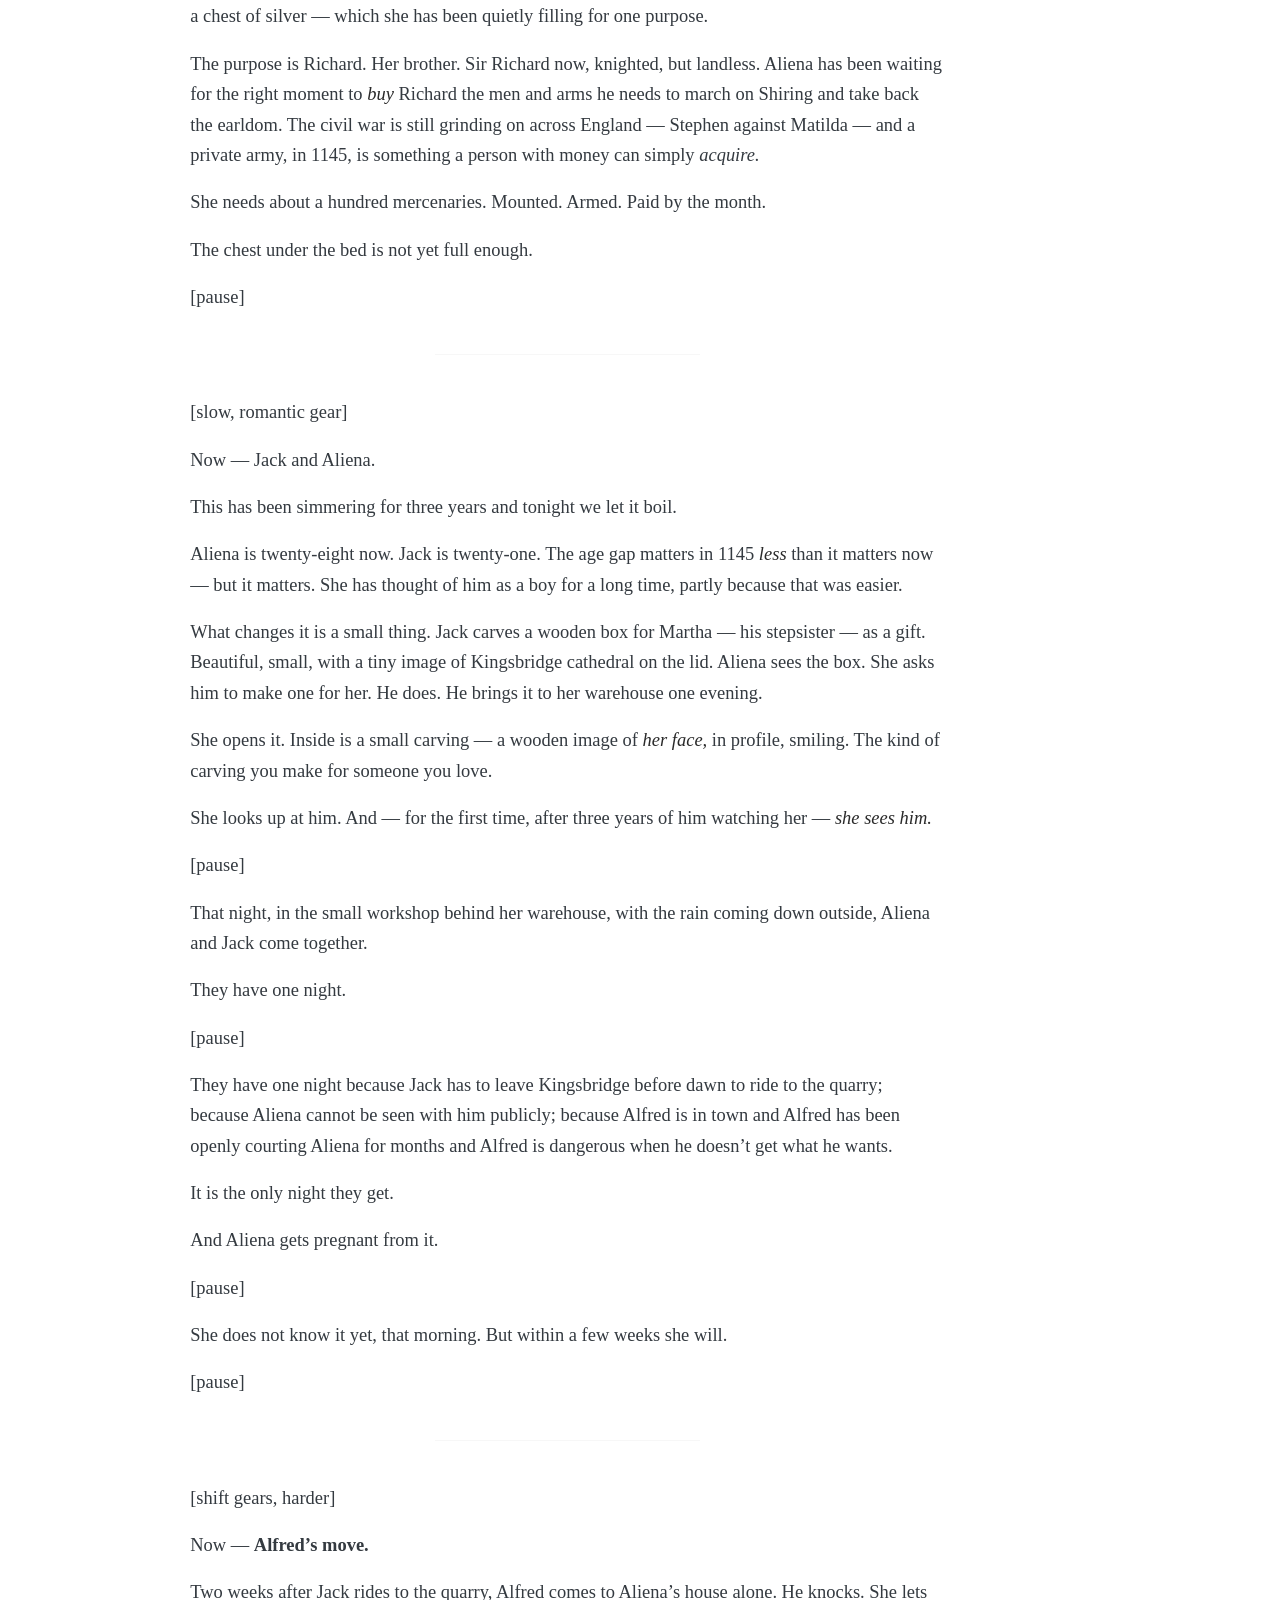
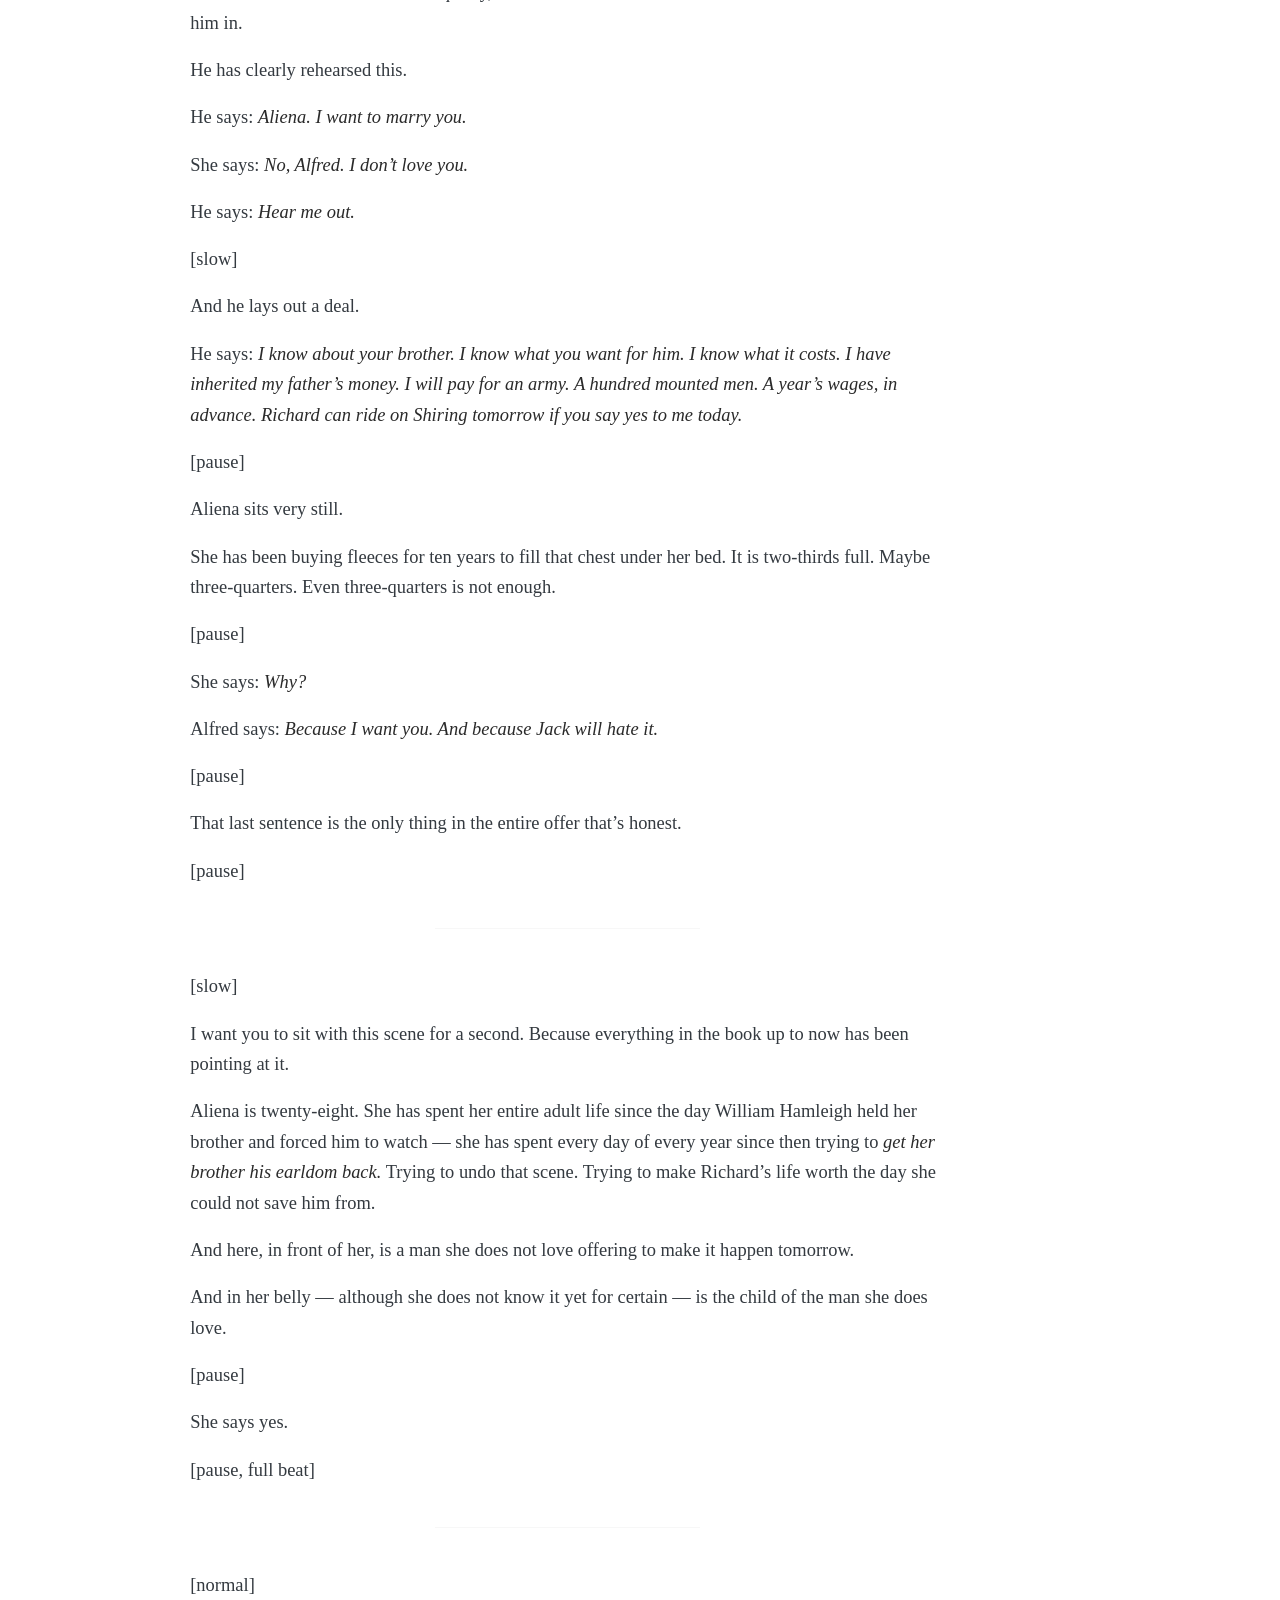
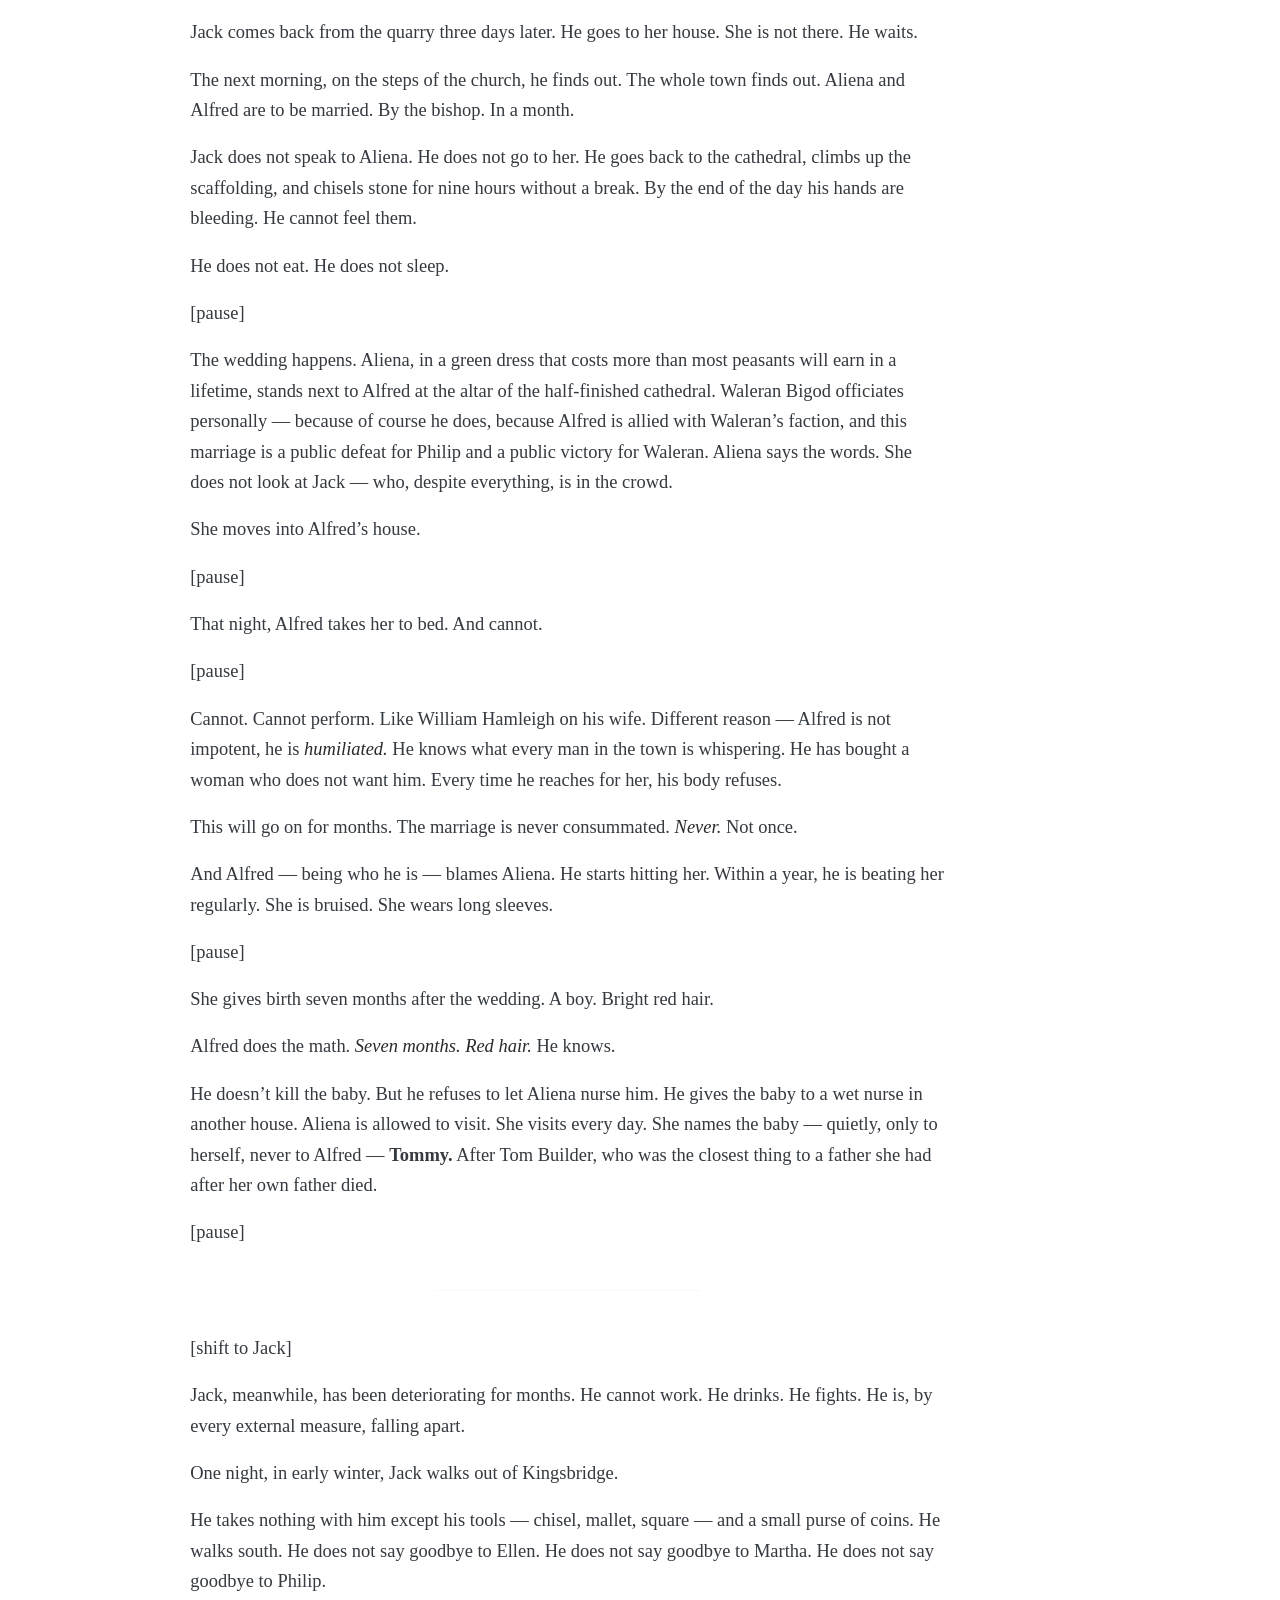
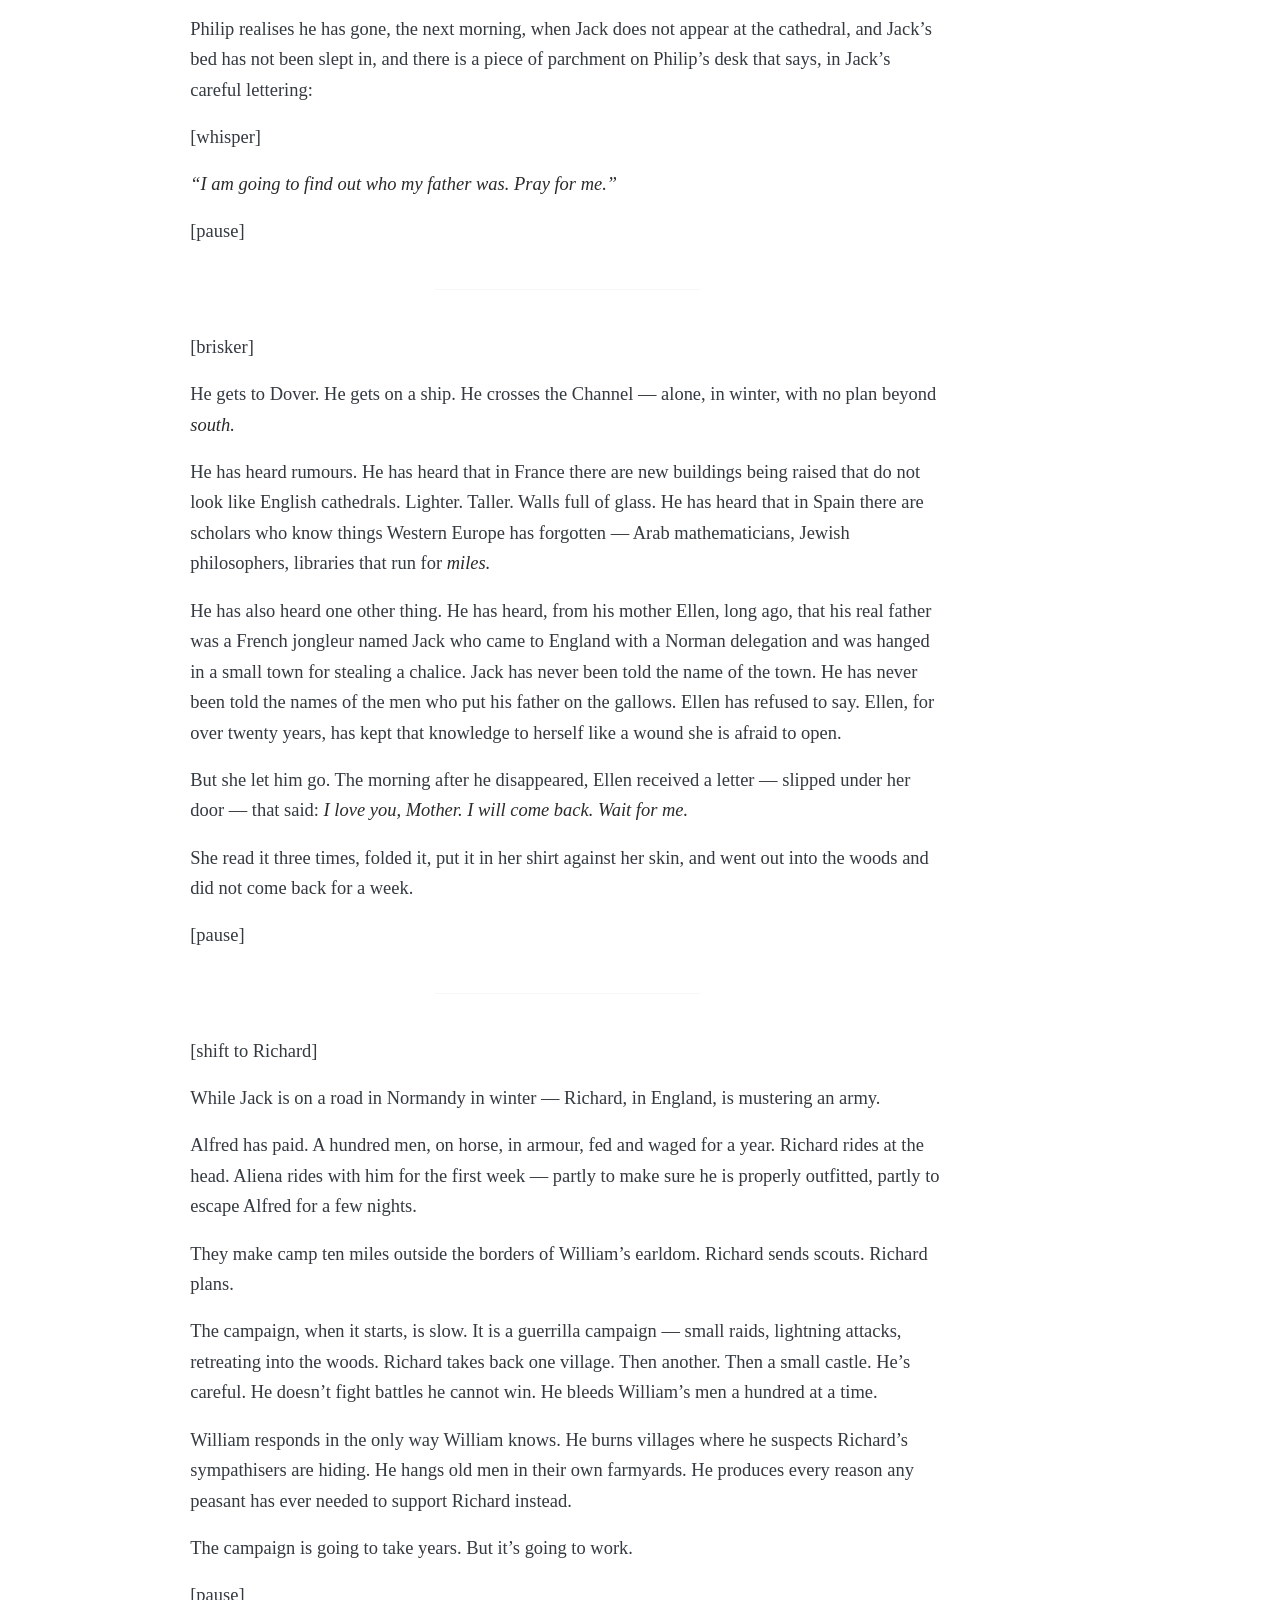
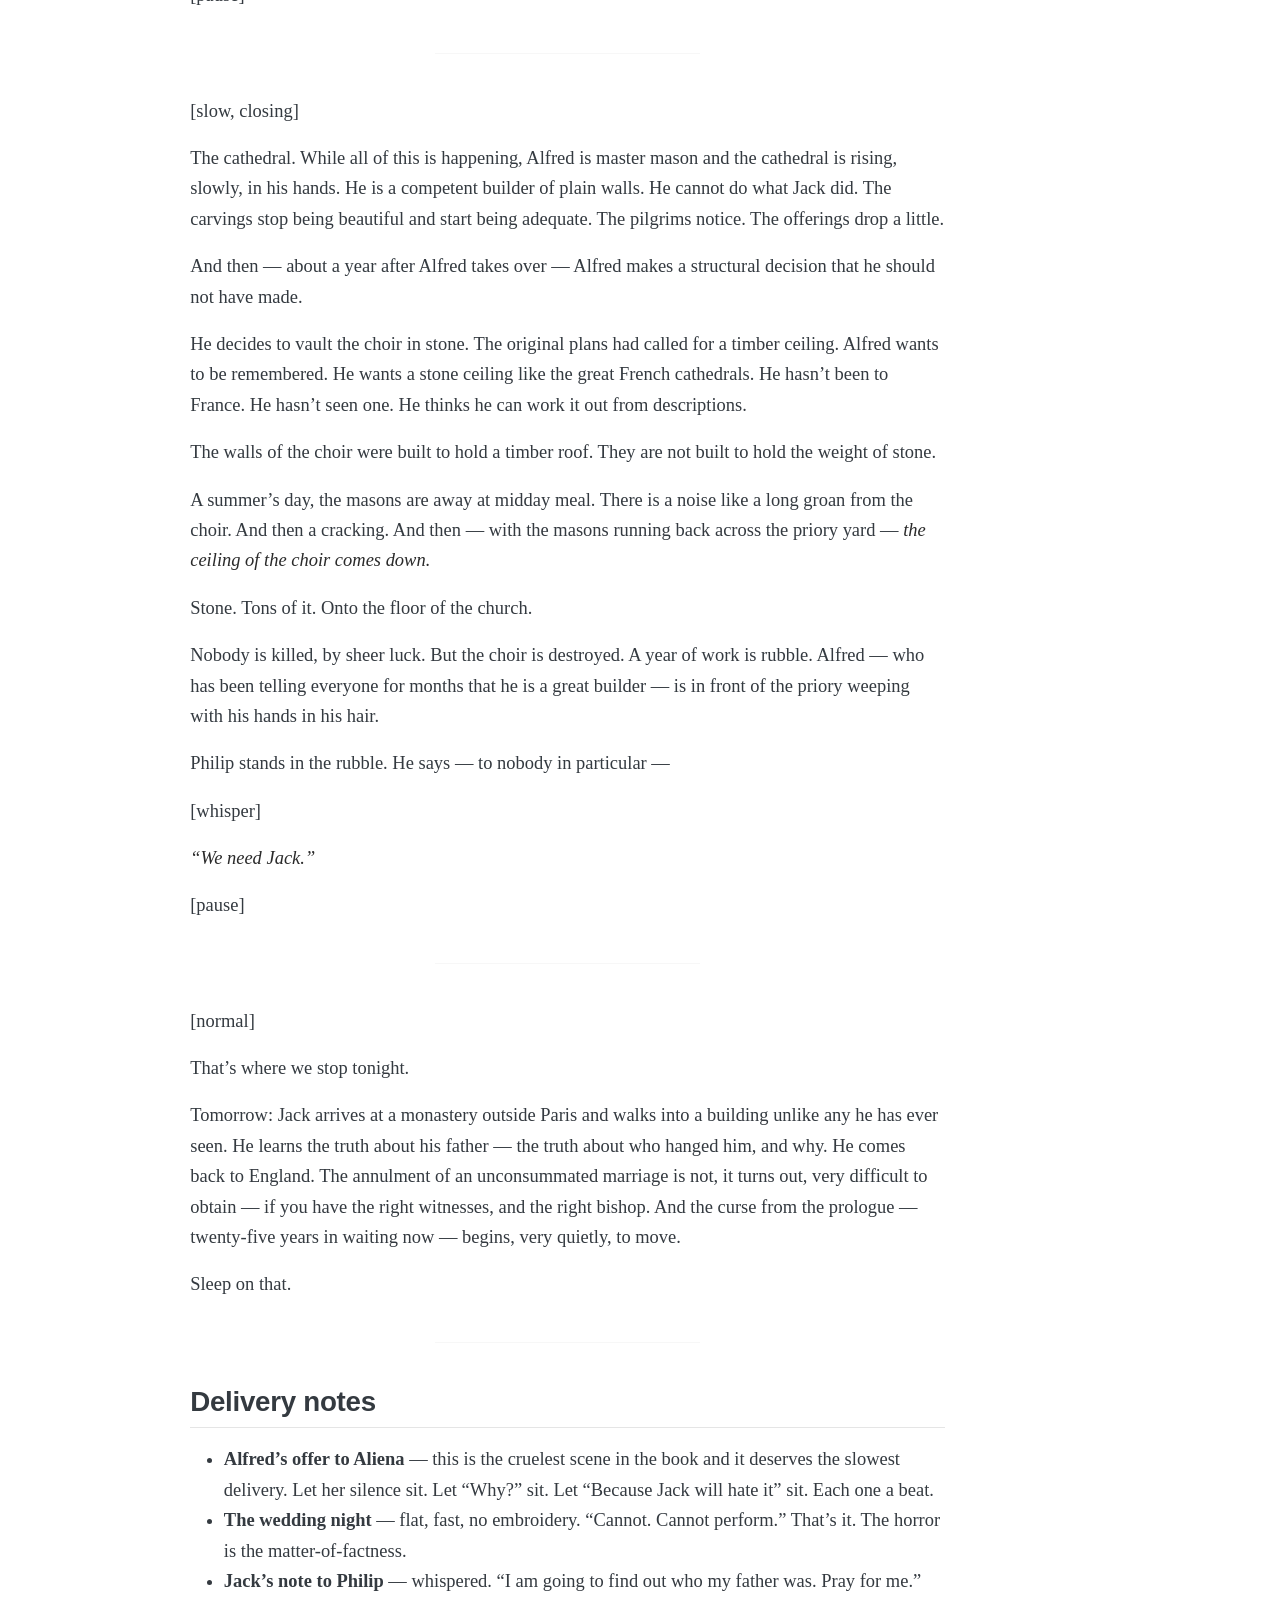
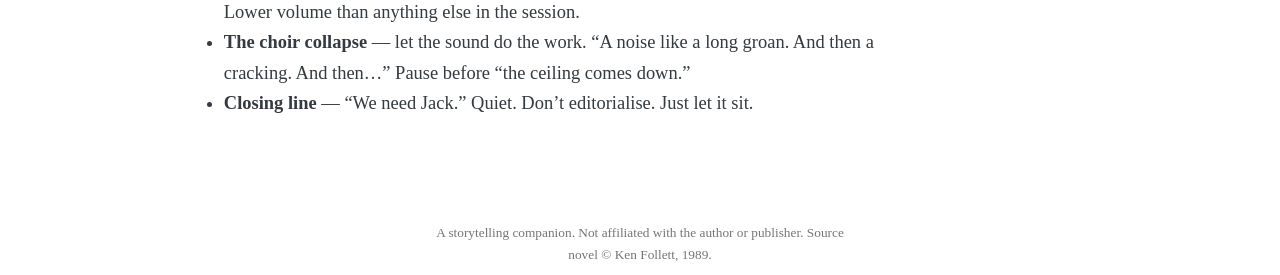
<file: Day 4 - Love and Vengeance.html>
<!DOCTYPE html>
<html xmlns="http://www.w3.org/1999/xhtml" lang="en" xml:lang="en"><head>

<meta charset="utf-8">
<meta name="generator" content="quarto-1.7.32">

<meta name="viewport" content="width=device-width, initial-scale=1.0, user-scalable=yes">


<title>day-4---love-and-vengeance – Pillars of the Earth — A Narrator's Companion</title>
<style>
code{white-space: pre-wrap;}
span.smallcaps{font-variant: small-caps;}
div.columns{display: flex; gap: min(4vw, 1.5em);}
div.column{flex: auto; overflow-x: auto;}
div.hanging-indent{margin-left: 1.5em; text-indent: -1.5em;}
ul.task-list{list-style: none;}
ul.task-list li input[type="checkbox"] {
  width: 0.8em;
  margin: 0 0.8em 0.2em -1em; /* quarto-specific, see https://github.com/quarto-dev/quarto-cli/issues/4556 */ 
  vertical-align: middle;
}
</style>


<script src="site_libs/quarto-nav/quarto-nav.js"></script>
<script src="site_libs/quarto-nav/headroom.min.js"></script>
<script src="site_libs/clipboard/clipboard.min.js"></script>
<script src="site_libs/quarto-search/autocomplete.umd.js"></script>
<script src="site_libs/quarto-search/fuse.min.js"></script>
<script src="site_libs/quarto-search/quarto-search.js"></script>
<meta name="quarto:offset" content="./">
<script src="site_libs/quarto-html/quarto.js" type="module"></script>
<script src="site_libs/quarto-html/tabsets/tabsets.js" type="module"></script>
<script src="site_libs/quarto-html/popper.min.js"></script>
<script src="site_libs/quarto-html/tippy.umd.min.js"></script>
<script src="site_libs/quarto-html/anchor.min.js"></script>
<link href="site_libs/quarto-html/tippy.css" rel="stylesheet">
<link href="site_libs/quarto-html/quarto-syntax-highlighting-37eea08aefeeee20ff55810ff984fec1.css" rel="stylesheet" id="quarto-text-highlighting-styles">
<script src="site_libs/bootstrap/bootstrap.min.js"></script>
<link href="site_libs/bootstrap/bootstrap-icons.css" rel="stylesheet">
<link href="site_libs/bootstrap/bootstrap-ae7bae519db866f3e81eafc89c4e8ab3.min.css" rel="stylesheet" append-hash="true" id="quarto-bootstrap" data-mode="light">
<script id="quarto-search-options" type="application/json">{
  "location": "navbar",
  "copy-button": false,
  "collapse-after": 3,
  "panel-placement": "end",
  "type": "overlay",
  "limit": 50,
  "keyboard-shortcut": [
    "f",
    "/",
    "s"
  ],
  "show-item-context": false,
  "language": {
    "search-no-results-text": "No results",
    "search-matching-documents-text": "matching documents",
    "search-copy-link-title": "Copy link to search",
    "search-hide-matches-text": "Hide additional matches",
    "search-more-match-text": "more match in this document",
    "search-more-matches-text": "more matches in this document",
    "search-clear-button-title": "Clear",
    "search-text-placeholder": "",
    "search-detached-cancel-button-title": "Cancel",
    "search-submit-button-title": "Submit",
    "search-label": "Search"
  }
}</script>
<style>html{ scroll-behavior: smooth; }</style>


<link rel="stylesheet" href="styles.css">
</head>

<body class="nav-fixed quarto-light">

<div id="quarto-search-results"></div>
  <header id="quarto-header" class="headroom fixed-top">
    <nav class="navbar navbar-expand-lg " data-bs-theme="dark">
      <div class="navbar-container container-fluid">
      <div class="navbar-brand-container mx-auto">
    <a class="navbar-brand" href="./index.html">
    <span class="navbar-title">Pillars of the Earth — A Narrator’s Companion</span>
    </a>
  </div>
            <div id="quarto-search" class="" title="Search"></div>
          <button class="navbar-toggler" type="button" data-bs-toggle="collapse" data-bs-target="#navbarCollapse" aria-controls="navbarCollapse" role="menu" aria-expanded="false" aria-label="Toggle navigation" onclick="if (window.quartoToggleHeadroom) { window.quartoToggleHeadroom(); }">
  <span class="navbar-toggler-icon"></span>
</button>
          <div class="collapse navbar-collapse" id="navbarCollapse">
            <ul class="navbar-nav navbar-nav-scroll me-auto">
  <li class="nav-item">
    <a class="nav-link" href="./index.html"> 
<span class="menu-text">Home</span></a>
  </li>  
  <li class="nav-item">
    <a class="nav-link" href="./Context.html"> 
<span class="menu-text">Context</span></a>
  </li>  
  <li class="nav-item dropdown ">
    <a class="nav-link dropdown-toggle" href="#" id="nav-menu-narration" role="link" data-bs-toggle="dropdown" aria-expanded="false">
 <span class="menu-text">Narration</span>
    </a>
    <ul class="dropdown-menu" aria-labelledby="nav-menu-narration">    
        <li>
    <a class="dropdown-item" href="./Day 1 - The Hanging and the Snow.html">
 <span class="dropdown-text">Day 1 — The Hanging and the Snow</span></a>
  </li>  
        <li>
    <a class="dropdown-item" href="./Day 2 - The Fall of the House of Shiring.html">
 <span class="dropdown-text">Day 2 — The Fall of the House of Shiring</span></a>
  </li>  
        <li>
    <a class="dropdown-item" href="./Day 3 - Building.html">
 <span class="dropdown-text">Day 3 — Building</span></a>
  </li>  
        <li>
    <a class="dropdown-item" href="./Day 4 - Love and Vengeance.html">
 <span class="dropdown-text">Day 4 — Love and Vengeance</span></a>
  </li>  
        <li>
    <a class="dropdown-item" href="./Day 5 - The Mystery.html">
 <span class="dropdown-text">Day 5 — The Mystery</span></a>
  </li>  
        <li>
    <a class="dropdown-item" href="./Day 6 - Reckoning.html">
 <span class="dropdown-text">Day 6 — Reckoning</span></a>
  </li>  
    </ul>
  </li>
</ul>
          </div> <!-- /navcollapse -->
            <div class="quarto-navbar-tools">
</div>
      </div> <!-- /container-fluid -->
    </nav>
</header>
<!-- content -->
<div id="quarto-content" class="quarto-container page-columns page-rows-contents page-layout-article page-navbar">
<!-- sidebar -->
<!-- margin-sidebar -->
    <div id="quarto-margin-sidebar" class="sidebar margin-sidebar">
        <nav id="TOC" role="doc-toc" class="toc-active">
    <h2 id="toc-title">On this page</h2>
   
  <ul class="collapse">
  <li><a href="#day-4-love-and-vengeance" id="toc-day-4-love-and-vengeance" class="nav-link active" data-scroll-target="#day-4-love-and-vengeance">DAY 4 — “Love and Vengeance”</a>
  <ul class="collapse">
  <li><a href="#delivery-notes" id="toc-delivery-notes" class="nav-link" data-scroll-target="#delivery-notes">Delivery notes</a></li>
  </ul></li>
  </ul>
</nav>
    </div>
<!-- main -->
<main class="content" id="quarto-document-content"><header id="title-block-header" class="quarto-title-block"></header>




<section id="day-4-love-and-vengeance" class="level1">
<h1>DAY 4 — “Love and Vengeance”</h1>
<p><em>Part IV · ~20 min spoken</em></p>
<p><strong>Last time:</strong> <em>Tom Builder died in the smoke of a wool fair, killed by William Hamleigh on horseback. The cathedral he had given his life to was half-built and half-burning. His stepson Jack put the fires out and kept the work moving. And Aliena, in a room above her warehouse, told her brother Richard that she wanted William Hamleigh dead.</em></p>
<p><strong>Tonight’s question:</strong> <em>What does a woman who has built her life around saving her brother do when the only way to save him is to destroy herself?</em></p>
<hr>
<p>[slow, opening]</p>
<p>Tom Builder is buried in the cemetery of Kingsbridge priory. Philip reads the service. Ellen, his common-law wife, stands at the graveside with her face set like she’s chewing nails. Martha, Tom’s daughter, eighteen, weeps quietly. Alfred, his son, stands with his hands clenched. And Jack — his stepson — does not weep. He stands at the back. He looks at the half-finished cathedral over the cemetery wall, and what he’s thinking is: <em>this is mine now.</em></p>
<p>[pause]</p>
<p>But it isn’t his. Not yet.</p>
<p>[brisker]</p>
<p>The morning after the funeral, Philip calls a meeting of the senior masons in the chapter house. The question is simple. Who is master mason of Kingsbridge cathedral now?</p>
<p>There are two candidates. Alfred, Tom’s son, twenty-eight, senior journeyman, has been on the project from day one. He is competent. He is Tom’s blood.</p>
<p>And Jack, Tom’s stepson, twenty, a brilliant sculptor and — though nobody quite says it out loud — a more original mind than Alfred will ever be. But Jack is twenty. He is a stepson, not a son. And in the trade, seniority is everything.</p>
<p>Philip does what any prior of any priory would do in 1145. He gives the job to Alfred.</p>
<p>Jack is offered the position of <em>deputy</em> master mason. Carving, design support, the things Alfred cannot do. The implication being clear: Jack will do the brilliant parts, and Alfred will get the title.</p>
<p>Jack swallows it. Just barely. He swallows it because he loves the cathedral more than he hates his stepbrother. For now.</p>
<p>[pause]</p>
<hr>
<p>[shift to Aliena]</p>
<p>Aliena, meanwhile, is doing the only thing she has ever done since she was seventeen. She is working. The wool business is huge now. She has a warehouse, agents, foreign contacts in Flanders, a reputation. And every penny that doesn’t go back into the business goes into a chest under her bed — a chest of silver — which she has been quietly filling for one purpose.</p>
<p>The purpose is Richard. Her brother. Sir Richard now, knighted, but landless. Aliena has been waiting for the right moment to <em>buy</em> Richard the men and arms he needs to march on Shiring and take back the earldom. The civil war is still grinding on across England — Stephen against Matilda — and a private army, in 1145, is something a person with money can simply <em>acquire.</em></p>
<p>She needs about a hundred mercenaries. Mounted. Armed. Paid by the month.</p>
<p>The chest under the bed is not yet full enough.</p>
<p>[pause]</p>
<hr>
<p>[slow, romantic gear]</p>
<p>Now — Jack and Aliena.</p>
<p>This has been simmering for three years and tonight we let it boil.</p>
<p>Aliena is twenty-eight now. Jack is twenty-one. The age gap matters in 1145 <em>less</em> than it matters now — but it matters. She has thought of him as a boy for a long time, partly because that was easier.</p>
<p>What changes it is a small thing. Jack carves a wooden box for Martha — his stepsister — as a gift. Beautiful, small, with a tiny image of Kingsbridge cathedral on the lid. Aliena sees the box. She asks him to make one for her. He does. He brings it to her warehouse one evening.</p>
<p>She opens it. Inside is a small carving — a wooden image of <em>her face,</em> in profile, smiling. The kind of carving you make for someone you love.</p>
<p>She looks up at him. And — for the first time, after three years of him watching her — <em>she sees him.</em></p>
<p>[pause]</p>
<p>That night, in the small workshop behind her warehouse, with the rain coming down outside, Aliena and Jack come together.</p>
<p>They have one night.</p>
<p>[pause]</p>
<p>They have one night because Jack has to leave Kingsbridge before dawn to ride to the quarry; because Aliena cannot be seen with him publicly; because Alfred is in town and Alfred has been openly courting Aliena for months and Alfred is dangerous when he doesn’t get what he wants.</p>
<p>It is the only night they get.</p>
<p>And Aliena gets pregnant from it.</p>
<p>[pause]</p>
<p>She does not know it yet, that morning. But within a few weeks she will.</p>
<p>[pause]</p>
<hr>
<p>[shift gears, harder]</p>
<p>Now — <strong>Alfred’s move.</strong></p>
<p>Two weeks after Jack rides to the quarry, Alfred comes to Aliena’s house alone. He knocks. She lets him in.</p>
<p>He has clearly rehearsed this.</p>
<p>He says: <em>Aliena. I want to marry you.</em></p>
<p>She says: <em>No, Alfred. I don’t love you.</em></p>
<p>He says: <em>Hear me out.</em></p>
<p>[slow]</p>
<p>And he lays out a deal.</p>
<p>He says: <em>I know about your brother. I know what you want for him. I know what it costs. I have inherited my father’s money. I will pay for an army. A hundred mounted men. A year’s wages, in advance. Richard can ride on Shiring tomorrow if you say yes to me today.</em></p>
<p>[pause]</p>
<p>Aliena sits very still.</p>
<p>She has been buying fleeces for ten years to fill that chest under her bed. It is two-thirds full. Maybe three-quarters. Even three-quarters is not enough.</p>
<p>[pause]</p>
<p>She says: <em>Why?</em></p>
<p>Alfred says: <em>Because I want you. And because Jack will hate it.</em></p>
<p>[pause]</p>
<p>That last sentence is the only thing in the entire offer that’s honest.</p>
<p>[pause]</p>
<hr>
<p>[slow]</p>
<p>I want you to sit with this scene for a second. Because everything in the book up to now has been pointing at it.</p>
<p>Aliena is twenty-eight. She has spent her entire adult life since the day William Hamleigh held her brother and forced him to watch — she has spent every day of every year since then trying to <em>get her brother his earldom back.</em> Trying to undo that scene. Trying to make Richard’s life worth the day she could not save him from.</p>
<p>And here, in front of her, is a man she does not love offering to make it happen tomorrow.</p>
<p>And in her belly — although she does not know it yet for certain — is the child of the man she does love.</p>
<p>[pause]</p>
<p>She says yes.</p>
<p>[pause, full beat]</p>
<hr>
<p>[normal]</p>
<p>Jack comes back from the quarry three days later. He goes to her house. She is not there. He waits.</p>
<p>The next morning, on the steps of the church, he finds out. The whole town finds out. Aliena and Alfred are to be married. By the bishop. In a month.</p>
<p>Jack does not speak to Aliena. He does not go to her. He goes back to the cathedral, climbs up the scaffolding, and chisels stone for nine hours without a break. By the end of the day his hands are bleeding. He cannot feel them.</p>
<p>He does not eat. He does not sleep.</p>
<p>[pause]</p>
<p>The wedding happens. Aliena, in a green dress that costs more than most peasants will earn in a lifetime, stands next to Alfred at the altar of the half-finished cathedral. Waleran Bigod officiates personally — because of course he does, because Alfred is allied with Waleran’s faction, and this marriage is a public defeat for Philip and a public victory for Waleran. Aliena says the words. She does not look at Jack — who, despite everything, is in the crowd.</p>
<p>She moves into Alfred’s house.</p>
<p>[pause]</p>
<p>That night, Alfred takes her to bed. And cannot.</p>
<p>[pause]</p>
<p>Cannot. Cannot perform. Like William Hamleigh on his wife. Different reason — Alfred is not impotent, he is <em>humiliated.</em> He knows what every man in the town is whispering. He has bought a woman who does not want him. Every time he reaches for her, his body refuses.</p>
<p>This will go on for months. The marriage is never consummated. <em>Never.</em> Not once.</p>
<p>And Alfred — being who he is — blames Aliena. He starts hitting her. Within a year, he is beating her regularly. She is bruised. She wears long sleeves.</p>
<p>[pause]</p>
<p>She gives birth seven months after the wedding. A boy. Bright red hair.</p>
<p>Alfred does the math. <em>Seven months. Red hair.</em> He knows.</p>
<p>He doesn’t kill the baby. But he refuses to let Aliena nurse him. He gives the baby to a wet nurse in another house. Aliena is allowed to visit. She visits every day. She names the baby — quietly, only to herself, never to Alfred — <strong>Tommy.</strong> After Tom Builder, who was the closest thing to a father she had after her own father died.</p>
<p>[pause]</p>
<hr>
<p>[shift to Jack]</p>
<p>Jack, meanwhile, has been deteriorating for months. He cannot work. He drinks. He fights. He is, by every external measure, falling apart.</p>
<p>One night, in early winter, Jack walks out of Kingsbridge.</p>
<p>He takes nothing with him except his tools — chisel, mallet, square — and a small purse of coins. He walks south. He does not say goodbye to Ellen. He does not say goodbye to Martha. He does not say goodbye to Philip.</p>
<p>Philip realises he has gone, the next morning, when Jack does not appear at the cathedral, and Jack’s bed has not been slept in, and there is a piece of parchment on Philip’s desk that says, in Jack’s careful lettering:</p>
<p>[whisper]</p>
<p><em>“I am going to find out who my father was. Pray for me.”</em></p>
<p>[pause]</p>
<hr>
<p>[brisker]</p>
<p>He gets to Dover. He gets on a ship. He crosses the Channel — alone, in winter, with no plan beyond <em>south.</em></p>
<p>He has heard rumours. He has heard that in France there are new buildings being raised that do not look like English cathedrals. Lighter. Taller. Walls full of glass. He has heard that in Spain there are scholars who know things Western Europe has forgotten — Arab mathematicians, Jewish philosophers, libraries that run for <em>miles.</em></p>
<p>He has also heard one other thing. He has heard, from his mother Ellen, long ago, that his real father was a French jongleur named Jack who came to England with a Norman delegation and was hanged in a small town for stealing a chalice. Jack has never been told the name of the town. He has never been told the names of the men who put his father on the gallows. Ellen has refused to say. Ellen, for over twenty years, has kept that knowledge to herself like a wound she is afraid to open.</p>
<p>But she let him go. The morning after he disappeared, Ellen received a letter — slipped under her door — that said: <em>I love you, Mother. I will come back. Wait for me.</em></p>
<p>She read it three times, folded it, put it in her shirt against her skin, and went out into the woods and did not come back for a week.</p>
<p>[pause]</p>
<hr>
<p>[shift to Richard]</p>
<p>While Jack is on a road in Normandy in winter — Richard, in England, is mustering an army.</p>
<p>Alfred has paid. A hundred men, on horse, in armour, fed and waged for a year. Richard rides at the head. Aliena rides with him for the first week — partly to make sure he is properly outfitted, partly to escape Alfred for a few nights.</p>
<p>They make camp ten miles outside the borders of William’s earldom. Richard sends scouts. Richard plans.</p>
<p>The campaign, when it starts, is slow. It is a guerrilla campaign — small raids, lightning attacks, retreating into the woods. Richard takes back one village. Then another. Then a small castle. He’s careful. He doesn’t fight battles he cannot win. He bleeds William’s men a hundred at a time.</p>
<p>William responds in the only way William knows. He burns villages where he suspects Richard’s sympathisers are hiding. He hangs old men in their own farmyards. He produces every reason any peasant has ever needed to support Richard instead.</p>
<p>The campaign is going to take years. But it’s going to work.</p>
<p>[pause]</p>
<hr>
<p>[slow, closing]</p>
<p>The cathedral. While all of this is happening, Alfred is master mason and the cathedral is rising, slowly, in his hands. He is a competent builder of plain walls. He cannot do what Jack did. The carvings stop being beautiful and start being adequate. The pilgrims notice. The offerings drop a little.</p>
<p>And then — about a year after Alfred takes over — Alfred makes a structural decision that he should not have made.</p>
<p>He decides to vault the choir in stone. The original plans had called for a timber ceiling. Alfred wants to be remembered. He wants a stone ceiling like the great French cathedrals. He hasn’t been to France. He hasn’t seen one. He thinks he can work it out from descriptions.</p>
<p>The walls of the choir were built to hold a timber roof. They are not built to hold the weight of stone.</p>
<p>A summer’s day, the masons are away at midday meal. There is a noise like a long groan from the choir. And then a cracking. And then — with the masons running back across the priory yard — <em>the ceiling of the choir comes down.</em></p>
<p>Stone. Tons of it. Onto the floor of the church.</p>
<p>Nobody is killed, by sheer luck. But the choir is destroyed. A year of work is rubble. Alfred — who has been telling everyone for months that he is a great builder — is in front of the priory weeping with his hands in his hair.</p>
<p>Philip stands in the rubble. He says — to nobody in particular —</p>
<p>[whisper]</p>
<p><em>“We need Jack.”</em></p>
<p>[pause]</p>
<hr>
<p>[normal]</p>
<p>That’s where we stop tonight.</p>
<p>Tomorrow: Jack arrives at a monastery outside Paris and walks into a building unlike any he has ever seen. He learns the truth about his father — the truth about who hanged him, and why. He comes back to England. The annulment of an unconsummated marriage is not, it turns out, very difficult to obtain — if you have the right witnesses, and the right bishop. And the curse from the prologue — twenty-five years in waiting now — begins, very quietly, to move.</p>
<p>Sleep on that.</p>
<hr>
<section id="delivery-notes" class="level2">
<h2 class="anchored" data-anchor-id="delivery-notes">Delivery notes</h2>
<ul>
<li><strong>Alfred’s offer to Aliena</strong> — this is the cruelest scene in the book and it deserves the slowest delivery. Let her silence sit. Let “Why?” sit. Let “Because Jack will hate it” sit. Each one a beat.</li>
<li><strong>The wedding night</strong> — flat, fast, no embroidery. “Cannot. Cannot perform.” That’s it. The horror is the matter-of-factness.</li>
<li><strong>Jack’s note to Philip</strong> — whispered. “I am going to find out who my father was. Pray for me.” Lower volume than anything else in the session.</li>
<li><strong>The choir collapse</strong> — let the sound do the work. “A noise like a long groan. And then a cracking. And then…” Pause before “the ceiling comes down.”</li>
<li><strong>Closing line</strong> — “We need Jack.” Quiet. Don’t editorialise. Just let it sit.</li>
</ul>


</section>
</section>

</main> <!-- /main -->
<script id="quarto-html-after-body" type="application/javascript">
  window.document.addEventListener("DOMContentLoaded", function (event) {
    const icon = "";
    const anchorJS = new window.AnchorJS();
    anchorJS.options = {
      placement: 'right',
      icon: icon
    };
    anchorJS.add('.anchored');
      var localhostRegex = new RegExp(/^(?:http|https):\/\/localhost\:?[0-9]*\//);
      var mailtoRegex = new RegExp(/^mailto:/);
        var filterRegex = new RegExp("https:\/\/RagavRajan\.github\.io\/pillars-of-the-earth-narration\/");
      var isInternal = (href) => {
          return filterRegex.test(href) || localhostRegex.test(href) || mailtoRegex.test(href);
      }
      // Inspect non-navigation links and adorn them if external
     var links = window.document.querySelectorAll('a[href]:not(.nav-link):not(.navbar-brand):not(.toc-action):not(.sidebar-link):not(.sidebar-item-toggle):not(.pagination-link):not(.no-external):not([aria-hidden]):not(.dropdown-item):not(.quarto-navigation-tool):not(.about-link)');
      for (var i=0; i<links.length; i++) {
        const link = links[i];
        if (!isInternal(link.href)) {
          // undo the damage that might have been done by quarto-nav.js in the case of
          // links that we want to consider external
          if (link.dataset.originalHref !== undefined) {
            link.href = link.dataset.originalHref;
          }
        }
      }
    function tippyHover(el, contentFn, onTriggerFn, onUntriggerFn) {
      const config = {
        allowHTML: true,
        maxWidth: 500,
        delay: 100,
        arrow: false,
        appendTo: function(el) {
            return el.parentElement;
        },
        interactive: true,
        interactiveBorder: 10,
        theme: 'quarto',
        placement: 'bottom-start',
      };
      if (contentFn) {
        config.content = contentFn;
      }
      if (onTriggerFn) {
        config.onTrigger = onTriggerFn;
      }
      if (onUntriggerFn) {
        config.onUntrigger = onUntriggerFn;
      }
      window.tippy(el, config); 
    }
    const noterefs = window.document.querySelectorAll('a[role="doc-noteref"]');
    for (var i=0; i<noterefs.length; i++) {
      const ref = noterefs[i];
      tippyHover(ref, function() {
        // use id or data attribute instead here
        let href = ref.getAttribute('data-footnote-href') || ref.getAttribute('href');
        try { href = new URL(href).hash; } catch {}
        const id = href.replace(/^#\/?/, "");
        const note = window.document.getElementById(id);
        if (note) {
          return note.innerHTML;
        } else {
          return "";
        }
      });
    }
    const xrefs = window.document.querySelectorAll('a.quarto-xref');
    const processXRef = (id, note) => {
      // Strip column container classes
      const stripColumnClz = (el) => {
        el.classList.remove("page-full", "page-columns");
        if (el.children) {
          for (const child of el.children) {
            stripColumnClz(child);
          }
        }
      }
      stripColumnClz(note)
      if (id === null || id.startsWith('sec-')) {
        // Special case sections, only their first couple elements
        const container = document.createElement("div");
        if (note.children && note.children.length > 2) {
          container.appendChild(note.children[0].cloneNode(true));
          for (let i = 1; i < note.children.length; i++) {
            const child = note.children[i];
            if (child.tagName === "P" && child.innerText === "") {
              continue;
            } else {
              container.appendChild(child.cloneNode(true));
              break;
            }
          }
          if (window.Quarto?.typesetMath) {
            window.Quarto.typesetMath(container);
          }
          return container.innerHTML
        } else {
          if (window.Quarto?.typesetMath) {
            window.Quarto.typesetMath(note);
          }
          return note.innerHTML;
        }
      } else {
        // Remove any anchor links if they are present
        const anchorLink = note.querySelector('a.anchorjs-link');
        if (anchorLink) {
          anchorLink.remove();
        }
        if (window.Quarto?.typesetMath) {
          window.Quarto.typesetMath(note);
        }
        if (note.classList.contains("callout")) {
          return note.outerHTML;
        } else {
          return note.innerHTML;
        }
      }
    }
    for (var i=0; i<xrefs.length; i++) {
      const xref = xrefs[i];
      tippyHover(xref, undefined, function(instance) {
        instance.disable();
        let url = xref.getAttribute('href');
        let hash = undefined; 
        if (url.startsWith('#')) {
          hash = url;
        } else {
          try { hash = new URL(url).hash; } catch {}
        }
        if (hash) {
          const id = hash.replace(/^#\/?/, "");
          const note = window.document.getElementById(id);
          if (note !== null) {
            try {
              const html = processXRef(id, note.cloneNode(true));
              instance.setContent(html);
            } finally {
              instance.enable();
              instance.show();
            }
          } else {
            // See if we can fetch this
            fetch(url.split('#')[0])
            .then(res => res.text())
            .then(html => {
              const parser = new DOMParser();
              const htmlDoc = parser.parseFromString(html, "text/html");
              const note = htmlDoc.getElementById(id);
              if (note !== null) {
                const html = processXRef(id, note);
                instance.setContent(html);
              } 
            }).finally(() => {
              instance.enable();
              instance.show();
            });
          }
        } else {
          // See if we can fetch a full url (with no hash to target)
          // This is a special case and we should probably do some content thinning / targeting
          fetch(url)
          .then(res => res.text())
          .then(html => {
            const parser = new DOMParser();
            const htmlDoc = parser.parseFromString(html, "text/html");
            const note = htmlDoc.querySelector('main.content');
            if (note !== null) {
              // This should only happen for chapter cross references
              // (since there is no id in the URL)
              // remove the first header
              if (note.children.length > 0 && note.children[0].tagName === "HEADER") {
                note.children[0].remove();
              }
              const html = processXRef(null, note);
              instance.setContent(html);
            } 
          }).finally(() => {
            instance.enable();
            instance.show();
          });
        }
      }, function(instance) {
      });
    }
        let selectedAnnoteEl;
        const selectorForAnnotation = ( cell, annotation) => {
          let cellAttr = 'data-code-cell="' + cell + '"';
          let lineAttr = 'data-code-annotation="' +  annotation + '"';
          const selector = 'span[' + cellAttr + '][' + lineAttr + ']';
          return selector;
        }
        const selectCodeLines = (annoteEl) => {
          const doc = window.document;
          const targetCell = annoteEl.getAttribute("data-target-cell");
          const targetAnnotation = annoteEl.getAttribute("data-target-annotation");
          const annoteSpan = window.document.querySelector(selectorForAnnotation(targetCell, targetAnnotation));
          const lines = annoteSpan.getAttribute("data-code-lines").split(",");
          const lineIds = lines.map((line) => {
            return targetCell + "-" + line;
          })
          let top = null;
          let height = null;
          let parent = null;
          if (lineIds.length > 0) {
              //compute the position of the single el (top and bottom and make a div)
              const el = window.document.getElementById(lineIds[0]);
              top = el.offsetTop;
              height = el.offsetHeight;
              parent = el.parentElement.parentElement;
            if (lineIds.length > 1) {
              const lastEl = window.document.getElementById(lineIds[lineIds.length - 1]);
              const bottom = lastEl.offsetTop + lastEl.offsetHeight;
              height = bottom - top;
            }
            if (top !== null && height !== null && parent !== null) {
              // cook up a div (if necessary) and position it 
              let div = window.document.getElementById("code-annotation-line-highlight");
              if (div === null) {
                div = window.document.createElement("div");
                div.setAttribute("id", "code-annotation-line-highlight");
                div.style.position = 'absolute';
                parent.appendChild(div);
              }
              div.style.top = top - 2 + "px";
              div.style.height = height + 4 + "px";
              div.style.left = 0;
              let gutterDiv = window.document.getElementById("code-annotation-line-highlight-gutter");
              if (gutterDiv === null) {
                gutterDiv = window.document.createElement("div");
                gutterDiv.setAttribute("id", "code-annotation-line-highlight-gutter");
                gutterDiv.style.position = 'absolute';
                const codeCell = window.document.getElementById(targetCell);
                const gutter = codeCell.querySelector('.code-annotation-gutter');
                gutter.appendChild(gutterDiv);
              }
              gutterDiv.style.top = top - 2 + "px";
              gutterDiv.style.height = height + 4 + "px";
            }
            selectedAnnoteEl = annoteEl;
          }
        };
        const unselectCodeLines = () => {
          const elementsIds = ["code-annotation-line-highlight", "code-annotation-line-highlight-gutter"];
          elementsIds.forEach((elId) => {
            const div = window.document.getElementById(elId);
            if (div) {
              div.remove();
            }
          });
          selectedAnnoteEl = undefined;
        };
          // Handle positioning of the toggle
      window.addEventListener(
        "resize",
        throttle(() => {
          elRect = undefined;
          if (selectedAnnoteEl) {
            selectCodeLines(selectedAnnoteEl);
          }
        }, 10)
      );
      function throttle(fn, ms) {
      let throttle = false;
      let timer;
        return (...args) => {
          if(!throttle) { // first call gets through
              fn.apply(this, args);
              throttle = true;
          } else { // all the others get throttled
              if(timer) clearTimeout(timer); // cancel #2
              timer = setTimeout(() => {
                fn.apply(this, args);
                timer = throttle = false;
              }, ms);
          }
        };
      }
        // Attach click handler to the DT
        const annoteDls = window.document.querySelectorAll('dt[data-target-cell]');
        for (const annoteDlNode of annoteDls) {
          annoteDlNode.addEventListener('click', (event) => {
            const clickedEl = event.target;
            if (clickedEl !== selectedAnnoteEl) {
              unselectCodeLines();
              const activeEl = window.document.querySelector('dt[data-target-cell].code-annotation-active');
              if (activeEl) {
                activeEl.classList.remove('code-annotation-active');
              }
              selectCodeLines(clickedEl);
              clickedEl.classList.add('code-annotation-active');
            } else {
              // Unselect the line
              unselectCodeLines();
              clickedEl.classList.remove('code-annotation-active');
            }
          });
        }
    const findCites = (el) => {
      const parentEl = el.parentElement;
      if (parentEl) {
        const cites = parentEl.dataset.cites;
        if (cites) {
          return {
            el,
            cites: cites.split(' ')
          };
        } else {
          return findCites(el.parentElement)
        }
      } else {
        return undefined;
      }
    };
    var bibliorefs = window.document.querySelectorAll('a[role="doc-biblioref"]');
    for (var i=0; i<bibliorefs.length; i++) {
      const ref = bibliorefs[i];
      const citeInfo = findCites(ref);
      if (citeInfo) {
        tippyHover(citeInfo.el, function() {
          var popup = window.document.createElement('div');
          citeInfo.cites.forEach(function(cite) {
            var citeDiv = window.document.createElement('div');
            citeDiv.classList.add('hanging-indent');
            citeDiv.classList.add('csl-entry');
            var biblioDiv = window.document.getElementById('ref-' + cite);
            if (biblioDiv) {
              citeDiv.innerHTML = biblioDiv.innerHTML;
            }
            popup.appendChild(citeDiv);
          });
          return popup.innerHTML;
        });
      }
    }
  });
  </script>
</div> <!-- /content -->
<footer class="footer">
  <div class="nav-footer">
    <div class="nav-footer-left">
      &nbsp;
    </div>   
    <div class="nav-footer-center">
<p>A storytelling companion. Not affiliated with the author or publisher. Source novel © Ken Follett, 1989.</p>
</div>
    <div class="nav-footer-right">
      &nbsp;
    </div>
  </div>
</footer>




<script src="site_libs/quarto-html/zenscroll-min.js"></script>
</body></html>
</file>
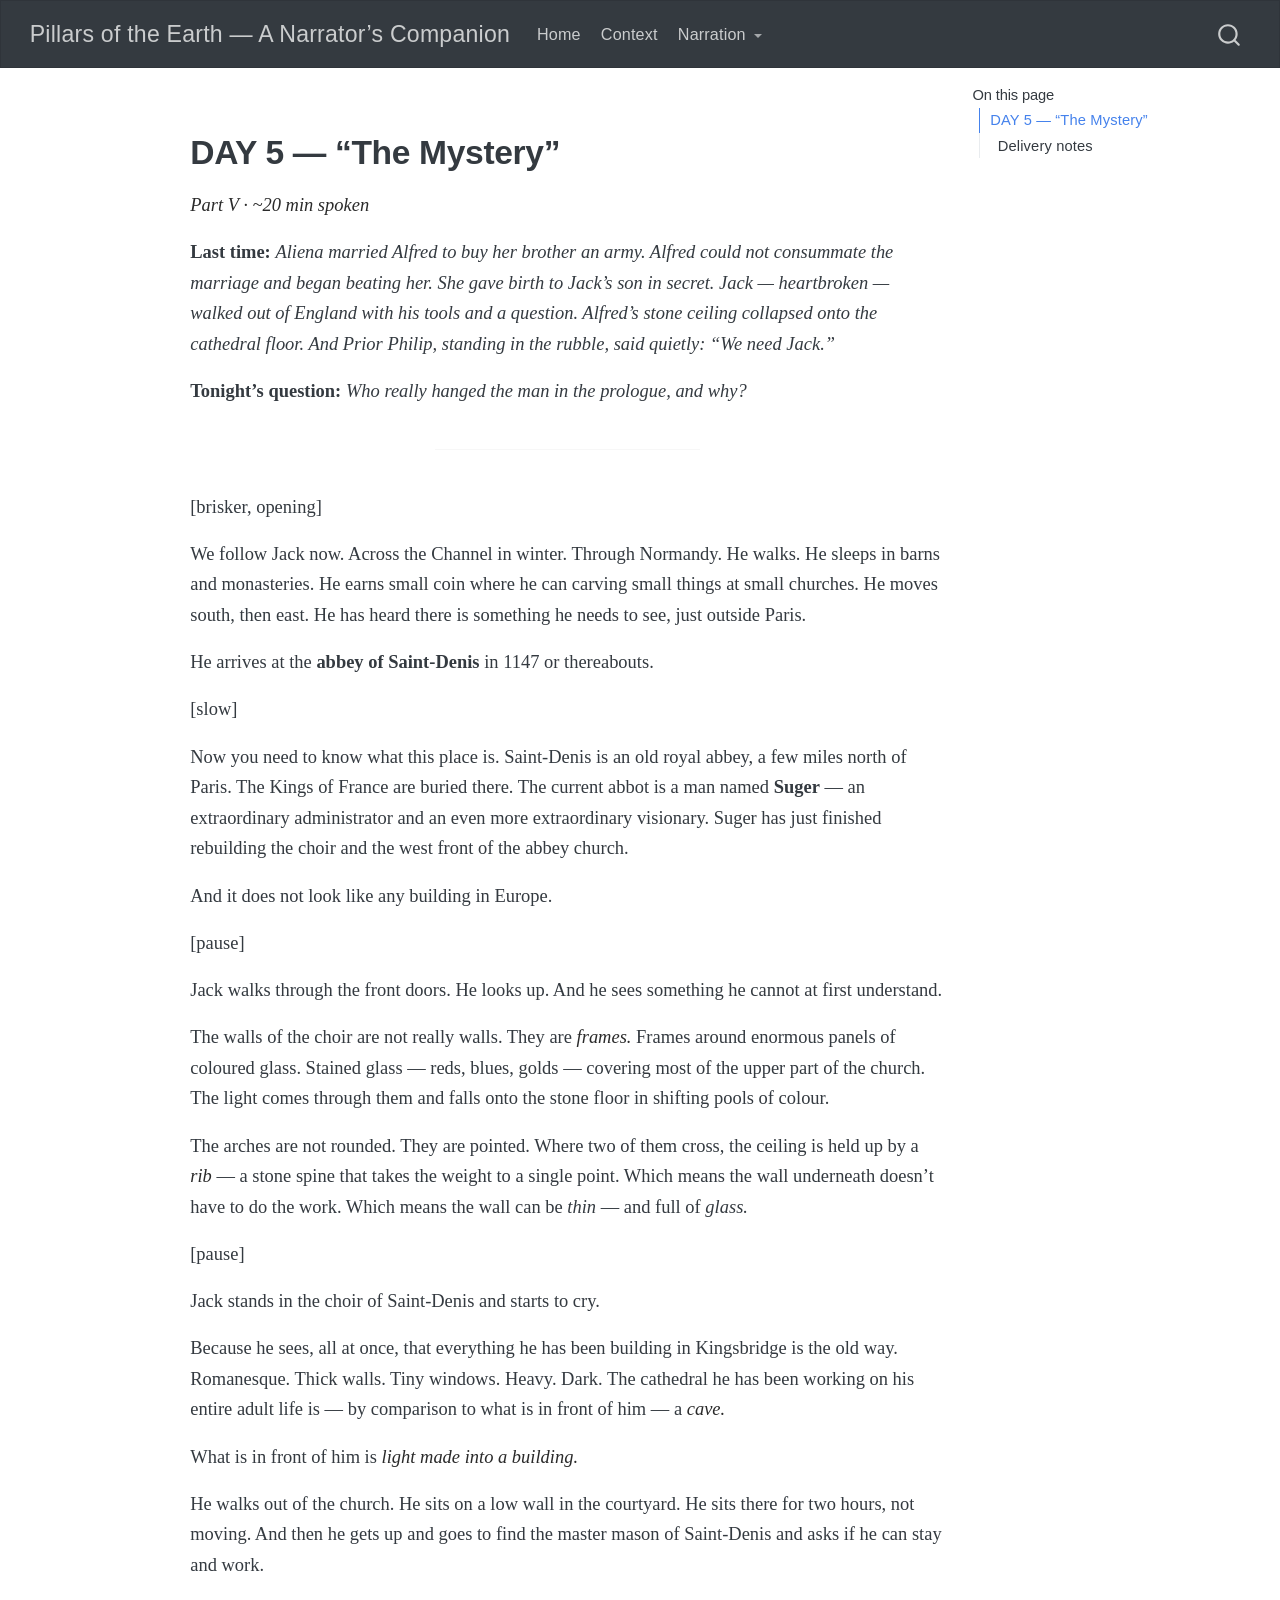
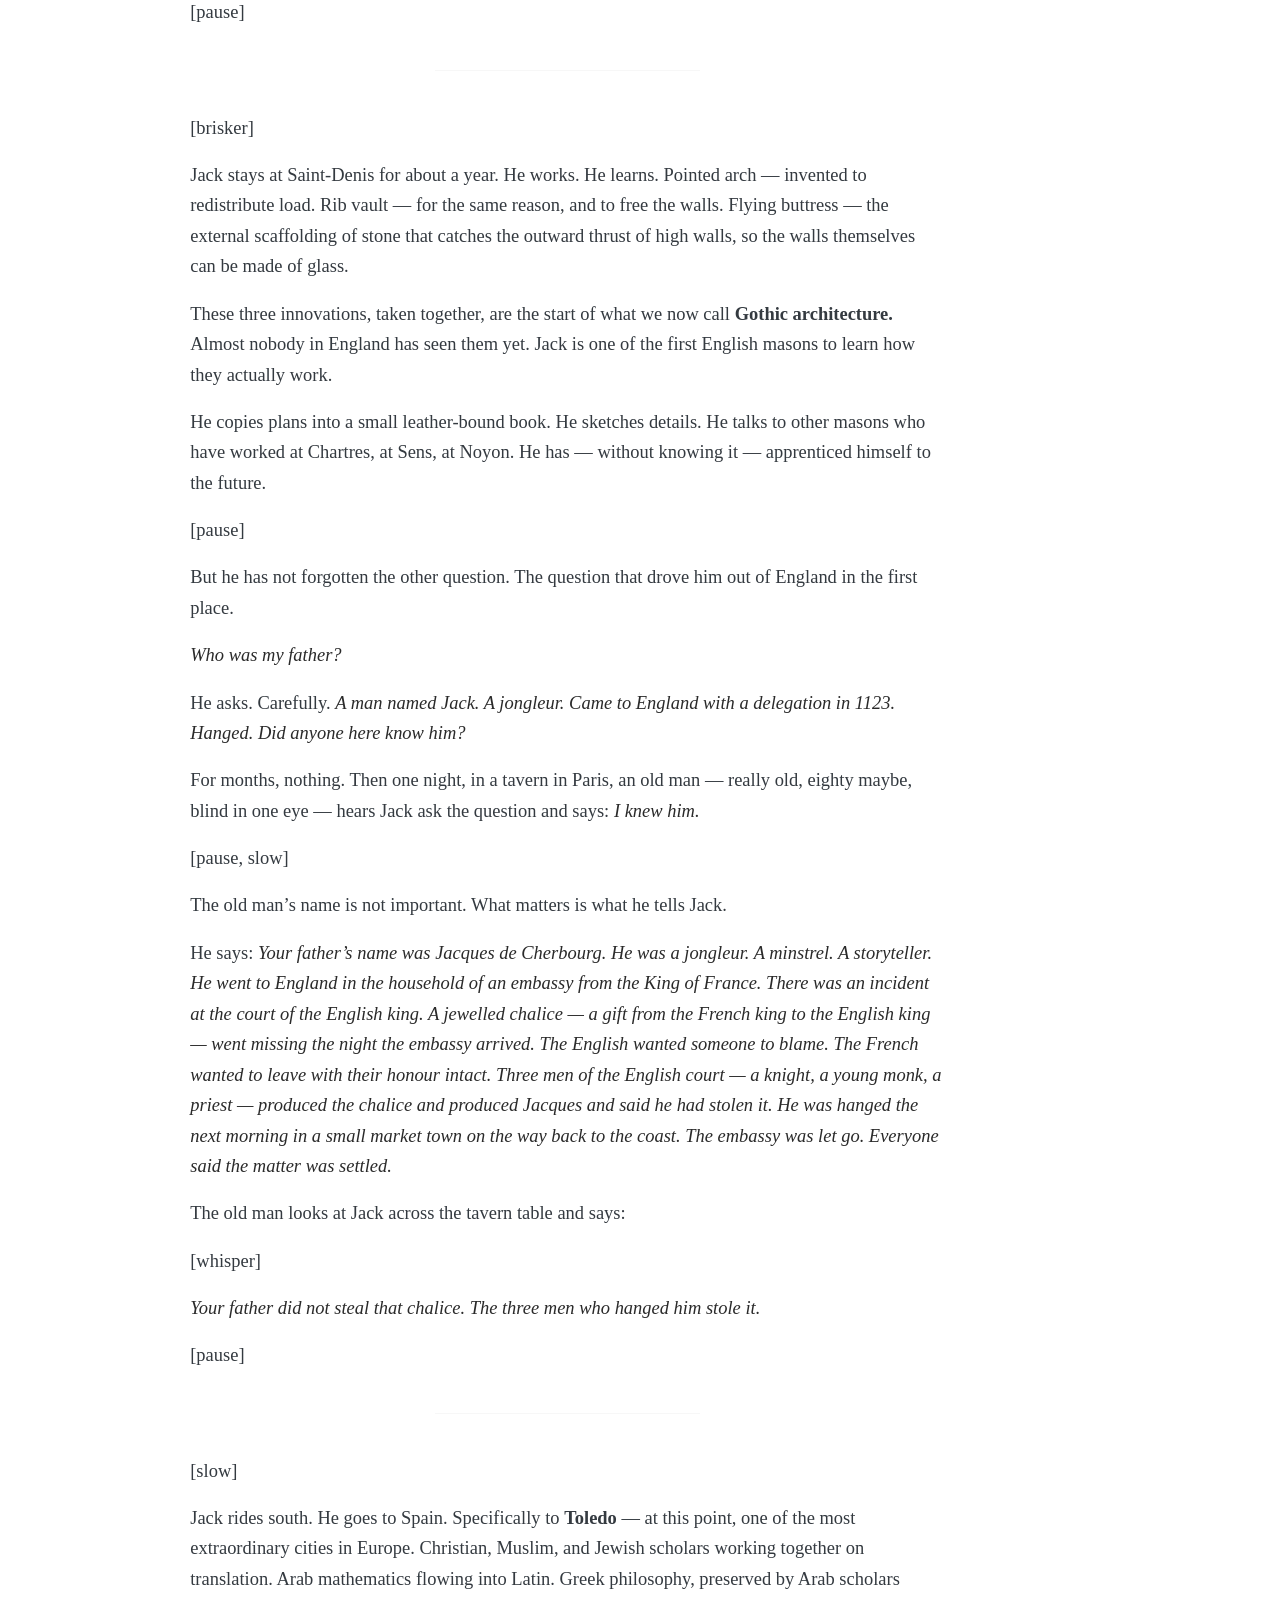
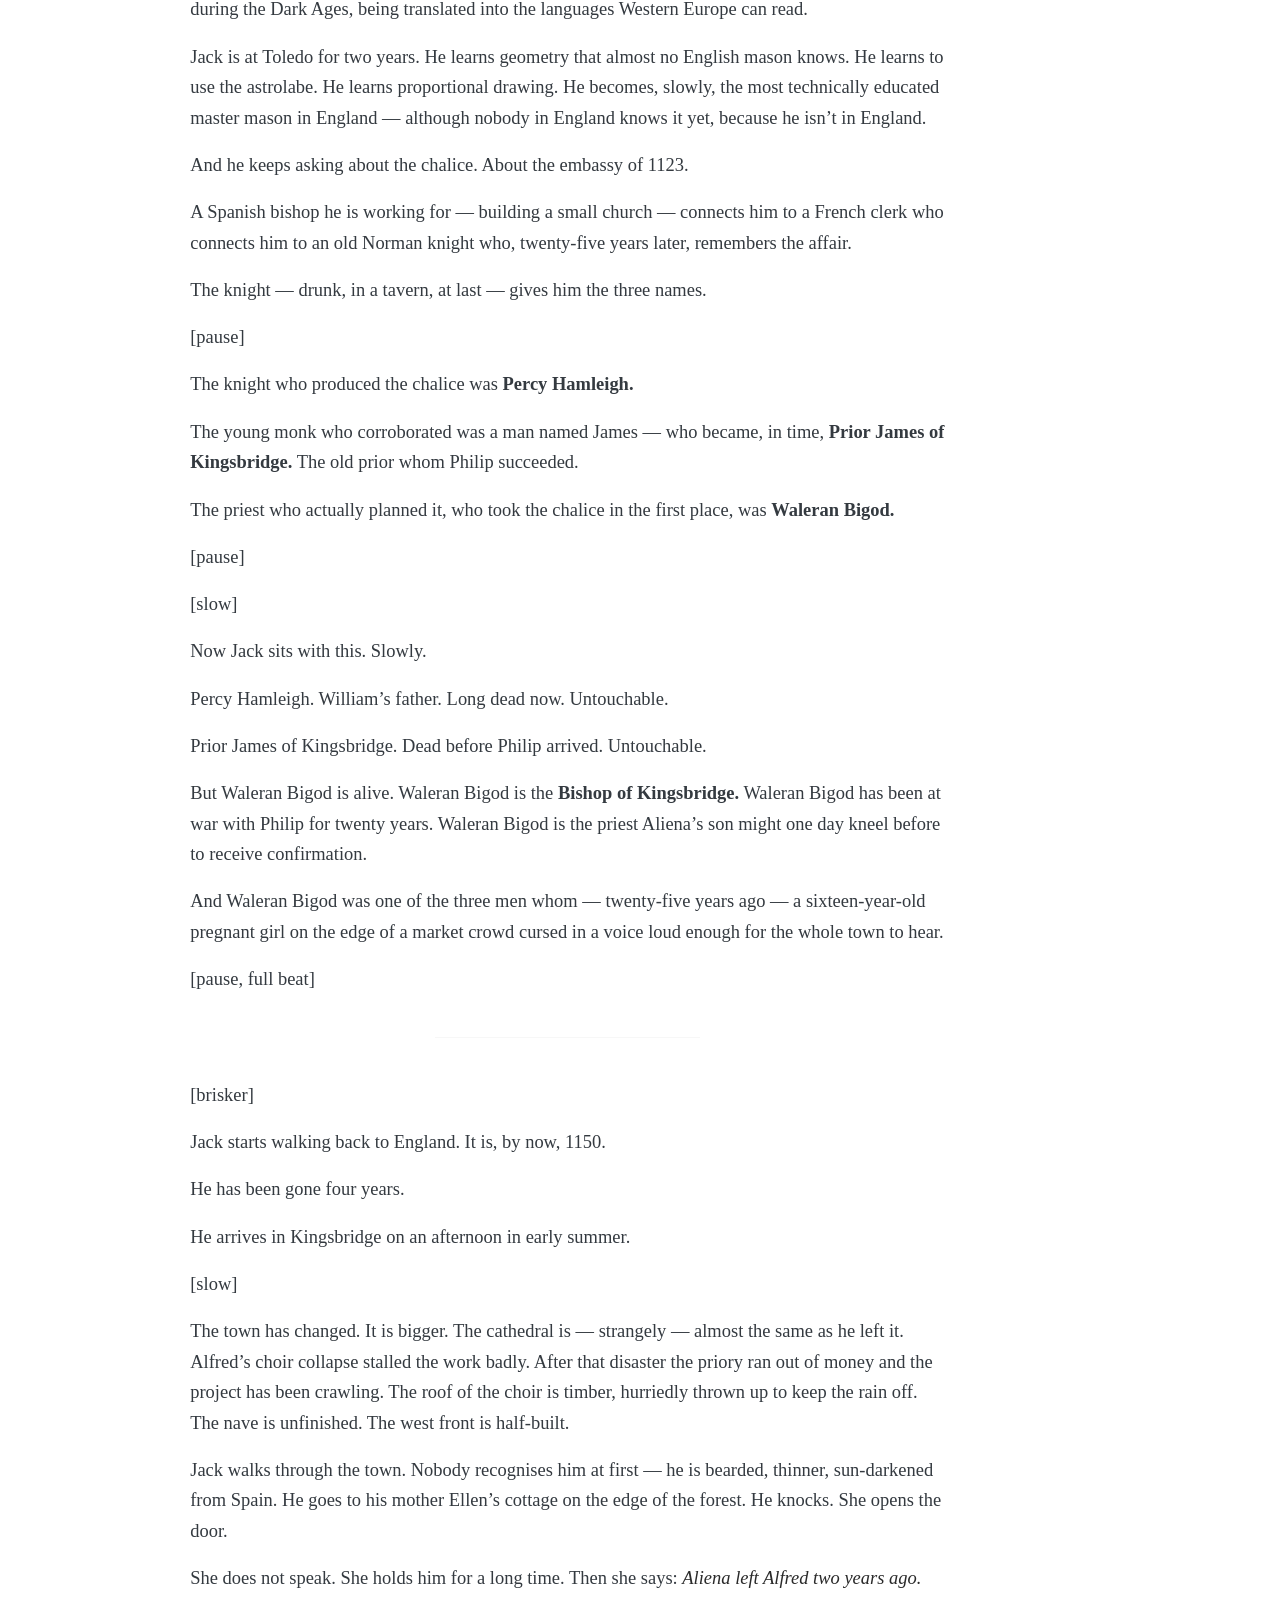
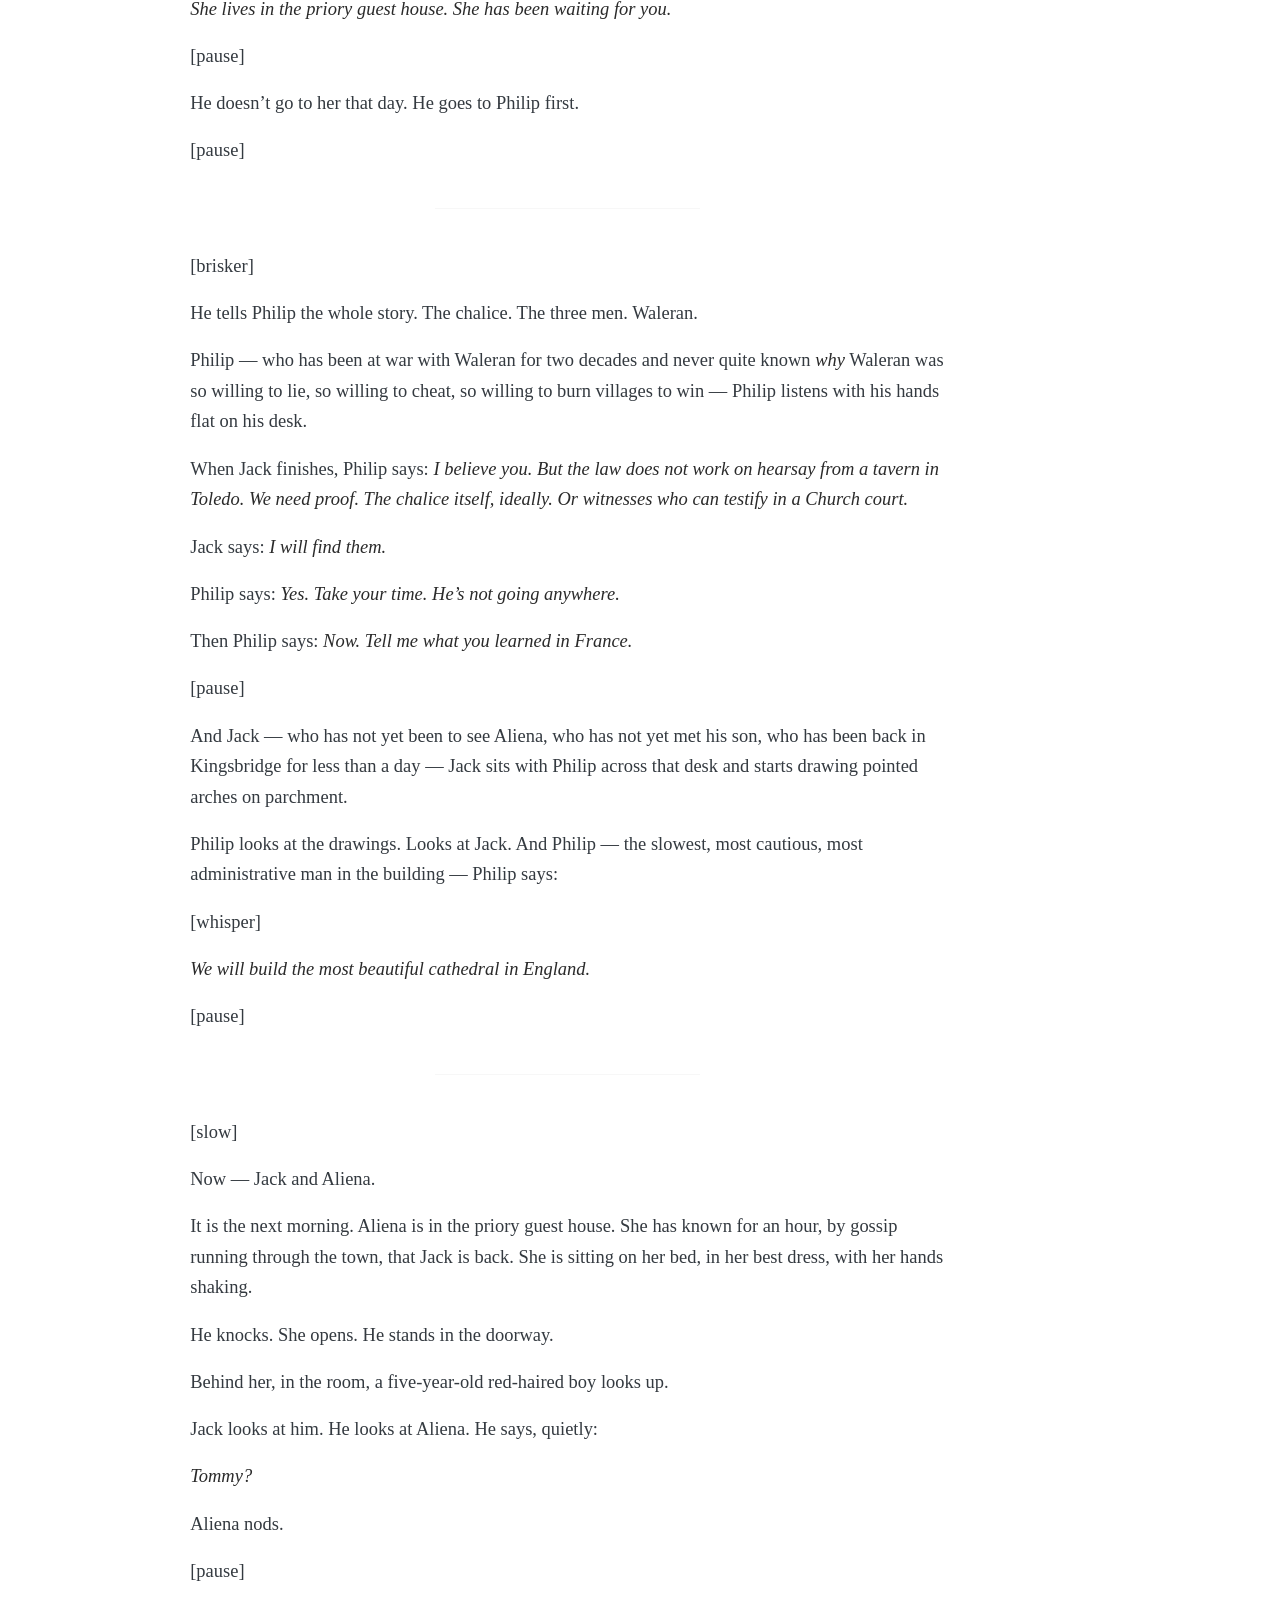
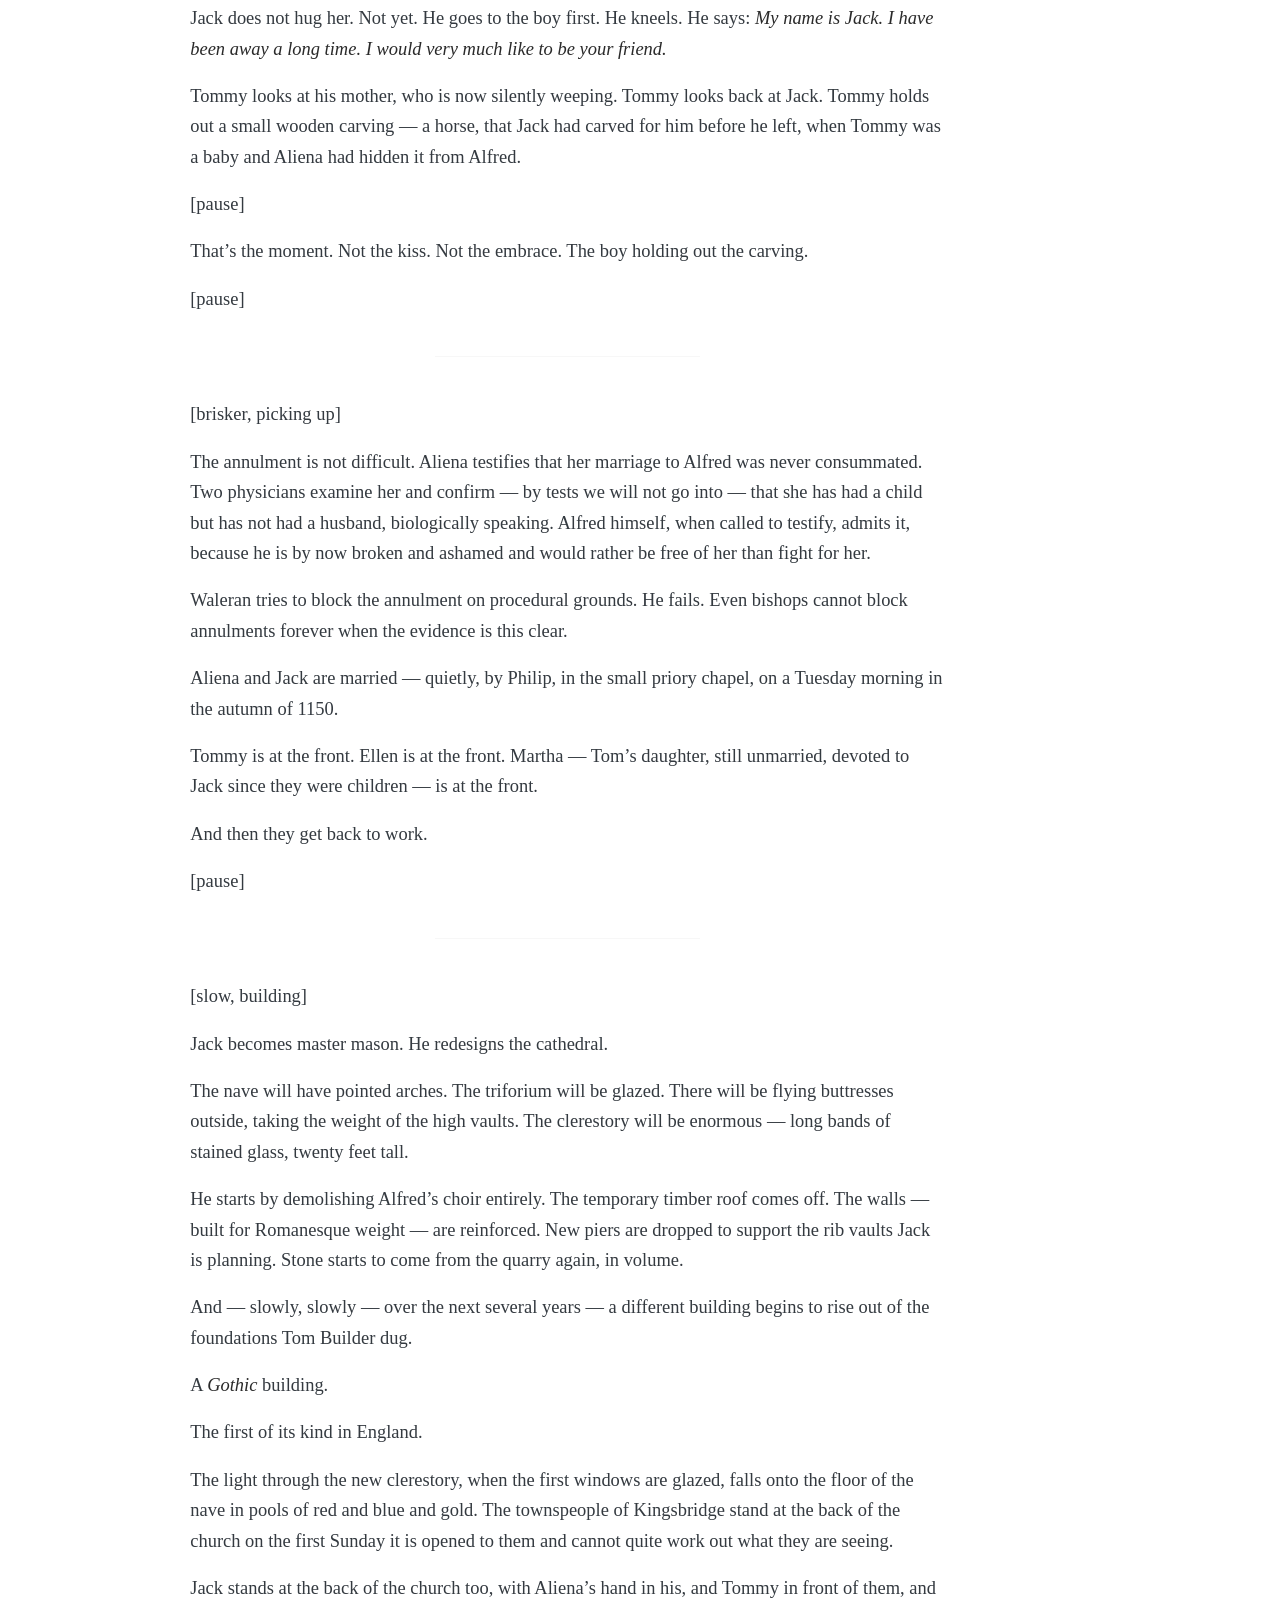
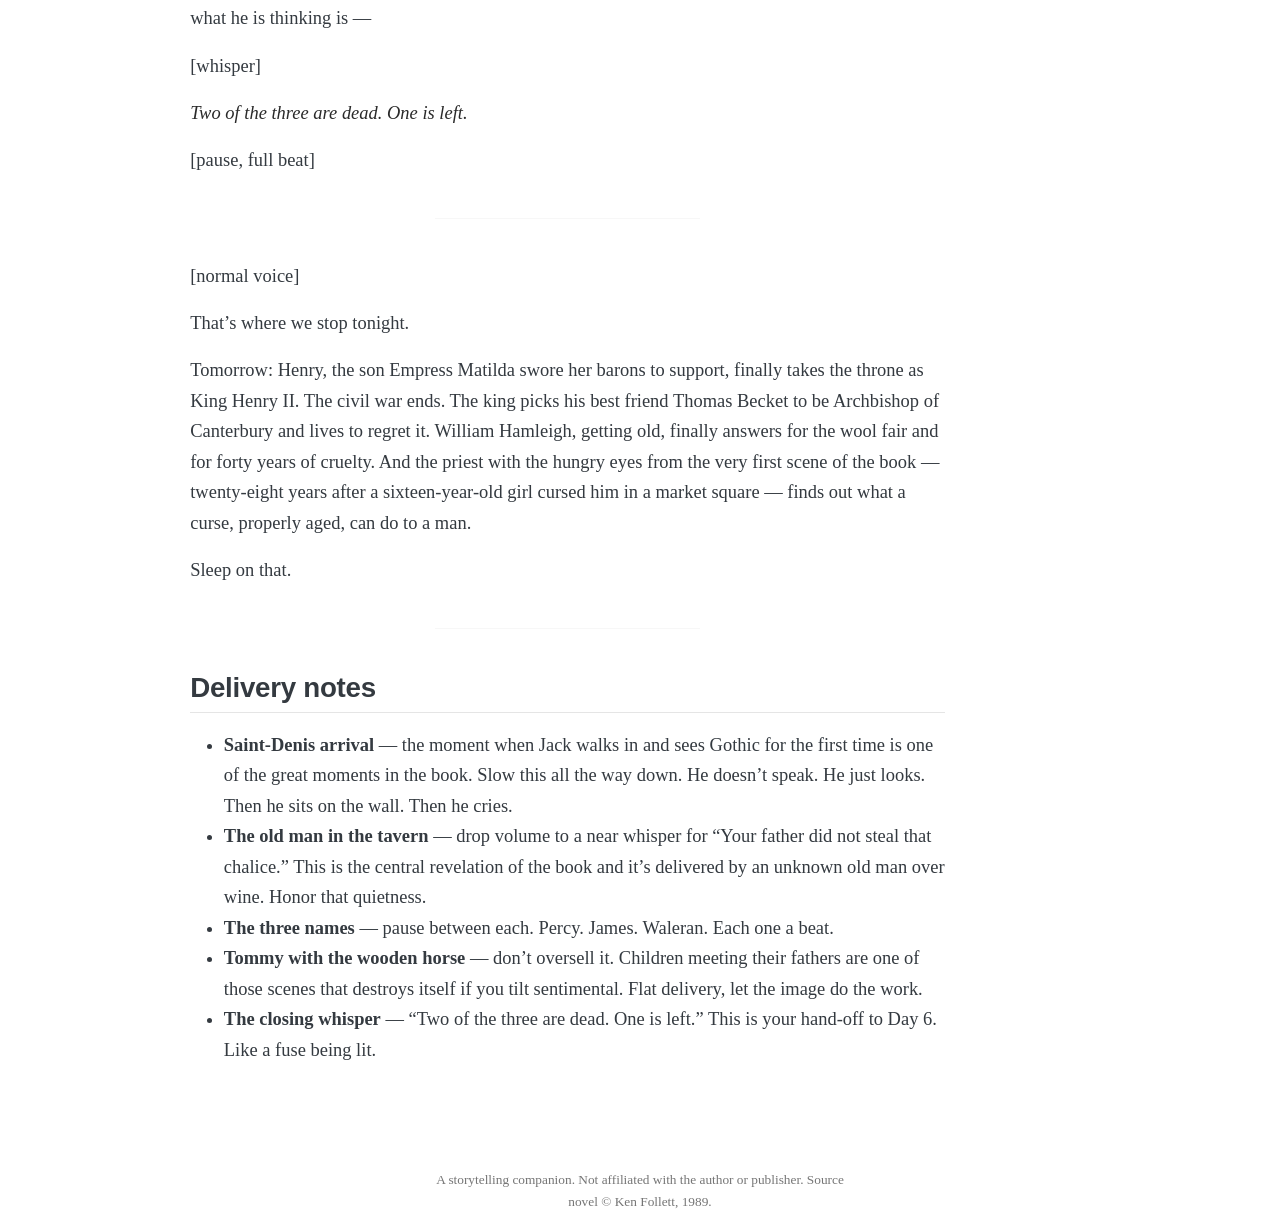
<file: Day 5 - The Mystery.html>
<!DOCTYPE html>
<html xmlns="http://www.w3.org/1999/xhtml" lang="en" xml:lang="en"><head>

<meta charset="utf-8">
<meta name="generator" content="quarto-1.7.32">

<meta name="viewport" content="width=device-width, initial-scale=1.0, user-scalable=yes">


<title>day-5---the-mystery – Pillars of the Earth — A Narrator's Companion</title>
<style>
code{white-space: pre-wrap;}
span.smallcaps{font-variant: small-caps;}
div.columns{display: flex; gap: min(4vw, 1.5em);}
div.column{flex: auto; overflow-x: auto;}
div.hanging-indent{margin-left: 1.5em; text-indent: -1.5em;}
ul.task-list{list-style: none;}
ul.task-list li input[type="checkbox"] {
  width: 0.8em;
  margin: 0 0.8em 0.2em -1em; /* quarto-specific, see https://github.com/quarto-dev/quarto-cli/issues/4556 */ 
  vertical-align: middle;
}
</style>


<script src="site_libs/quarto-nav/quarto-nav.js"></script>
<script src="site_libs/quarto-nav/headroom.min.js"></script>
<script src="site_libs/clipboard/clipboard.min.js"></script>
<script src="site_libs/quarto-search/autocomplete.umd.js"></script>
<script src="site_libs/quarto-search/fuse.min.js"></script>
<script src="site_libs/quarto-search/quarto-search.js"></script>
<meta name="quarto:offset" content="./">
<script src="site_libs/quarto-html/quarto.js" type="module"></script>
<script src="site_libs/quarto-html/tabsets/tabsets.js" type="module"></script>
<script src="site_libs/quarto-html/popper.min.js"></script>
<script src="site_libs/quarto-html/tippy.umd.min.js"></script>
<script src="site_libs/quarto-html/anchor.min.js"></script>
<link href="site_libs/quarto-html/tippy.css" rel="stylesheet">
<link href="site_libs/quarto-html/quarto-syntax-highlighting-37eea08aefeeee20ff55810ff984fec1.css" rel="stylesheet" id="quarto-text-highlighting-styles">
<script src="site_libs/bootstrap/bootstrap.min.js"></script>
<link href="site_libs/bootstrap/bootstrap-icons.css" rel="stylesheet">
<link href="site_libs/bootstrap/bootstrap-ae7bae519db866f3e81eafc89c4e8ab3.min.css" rel="stylesheet" append-hash="true" id="quarto-bootstrap" data-mode="light">
<script id="quarto-search-options" type="application/json">{
  "location": "navbar",
  "copy-button": false,
  "collapse-after": 3,
  "panel-placement": "end",
  "type": "overlay",
  "limit": 50,
  "keyboard-shortcut": [
    "f",
    "/",
    "s"
  ],
  "show-item-context": false,
  "language": {
    "search-no-results-text": "No results",
    "search-matching-documents-text": "matching documents",
    "search-copy-link-title": "Copy link to search",
    "search-hide-matches-text": "Hide additional matches",
    "search-more-match-text": "more match in this document",
    "search-more-matches-text": "more matches in this document",
    "search-clear-button-title": "Clear",
    "search-text-placeholder": "",
    "search-detached-cancel-button-title": "Cancel",
    "search-submit-button-title": "Submit",
    "search-label": "Search"
  }
}</script>
<style>html{ scroll-behavior: smooth; }</style>


<link rel="stylesheet" href="styles.css">
</head>

<body class="nav-fixed quarto-light">

<div id="quarto-search-results"></div>
  <header id="quarto-header" class="headroom fixed-top">
    <nav class="navbar navbar-expand-lg " data-bs-theme="dark">
      <div class="navbar-container container-fluid">
      <div class="navbar-brand-container mx-auto">
    <a class="navbar-brand" href="./index.html">
    <span class="navbar-title">Pillars of the Earth — A Narrator’s Companion</span>
    </a>
  </div>
            <div id="quarto-search" class="" title="Search"></div>
          <button class="navbar-toggler" type="button" data-bs-toggle="collapse" data-bs-target="#navbarCollapse" aria-controls="navbarCollapse" role="menu" aria-expanded="false" aria-label="Toggle navigation" onclick="if (window.quartoToggleHeadroom) { window.quartoToggleHeadroom(); }">
  <span class="navbar-toggler-icon"></span>
</button>
          <div class="collapse navbar-collapse" id="navbarCollapse">
            <ul class="navbar-nav navbar-nav-scroll me-auto">
  <li class="nav-item">
    <a class="nav-link" href="./index.html"> 
<span class="menu-text">Home</span></a>
  </li>  
  <li class="nav-item">
    <a class="nav-link" href="./Context.html"> 
<span class="menu-text">Context</span></a>
  </li>  
  <li class="nav-item dropdown ">
    <a class="nav-link dropdown-toggle" href="#" id="nav-menu-narration" role="link" data-bs-toggle="dropdown" aria-expanded="false">
 <span class="menu-text">Narration</span>
    </a>
    <ul class="dropdown-menu" aria-labelledby="nav-menu-narration">    
        <li>
    <a class="dropdown-item" href="./Day 1 - The Hanging and the Snow.html">
 <span class="dropdown-text">Day 1 — The Hanging and the Snow</span></a>
  </li>  
        <li>
    <a class="dropdown-item" href="./Day 2 - The Fall of the House of Shiring.html">
 <span class="dropdown-text">Day 2 — The Fall of the House of Shiring</span></a>
  </li>  
        <li>
    <a class="dropdown-item" href="./Day 3 - Building.html">
 <span class="dropdown-text">Day 3 — Building</span></a>
  </li>  
        <li>
    <a class="dropdown-item" href="./Day 4 - Love and Vengeance.html">
 <span class="dropdown-text">Day 4 — Love and Vengeance</span></a>
  </li>  
        <li>
    <a class="dropdown-item" href="./Day 5 - The Mystery.html">
 <span class="dropdown-text">Day 5 — The Mystery</span></a>
  </li>  
        <li>
    <a class="dropdown-item" href="./Day 6 - Reckoning.html">
 <span class="dropdown-text">Day 6 — Reckoning</span></a>
  </li>  
    </ul>
  </li>
</ul>
          </div> <!-- /navcollapse -->
            <div class="quarto-navbar-tools">
</div>
      </div> <!-- /container-fluid -->
    </nav>
</header>
<!-- content -->
<div id="quarto-content" class="quarto-container page-columns page-rows-contents page-layout-article page-navbar">
<!-- sidebar -->
<!-- margin-sidebar -->
    <div id="quarto-margin-sidebar" class="sidebar margin-sidebar">
        <nav id="TOC" role="doc-toc" class="toc-active">
    <h2 id="toc-title">On this page</h2>
   
  <ul class="collapse">
  <li><a href="#day-5-the-mystery" id="toc-day-5-the-mystery" class="nav-link active" data-scroll-target="#day-5-the-mystery">DAY 5 — “The Mystery”</a>
  <ul class="collapse">
  <li><a href="#delivery-notes" id="toc-delivery-notes" class="nav-link" data-scroll-target="#delivery-notes">Delivery notes</a></li>
  </ul></li>
  </ul>
</nav>
    </div>
<!-- main -->
<main class="content" id="quarto-document-content"><header id="title-block-header" class="quarto-title-block"></header>




<section id="day-5-the-mystery" class="level1">
<h1>DAY 5 — “The Mystery”</h1>
<p><em>Part V · ~20 min spoken</em></p>
<p><strong>Last time:</strong> <em>Aliena married Alfred to buy her brother an army. Alfred could not consummate the marriage and began beating her. She gave birth to Jack’s son in secret. Jack — heartbroken — walked out of England with his tools and a question. Alfred’s stone ceiling collapsed onto the cathedral floor. And Prior Philip, standing in the rubble, said quietly: “We need Jack.”</em></p>
<p><strong>Tonight’s question:</strong> <em>Who really hanged the man in the prologue, and why?</em></p>
<hr>
<p>[brisker, opening]</p>
<p>We follow Jack now. Across the Channel in winter. Through Normandy. He walks. He sleeps in barns and monasteries. He earns small coin where he can carving small things at small churches. He moves south, then east. He has heard there is something he needs to see, just outside Paris.</p>
<p>He arrives at the <strong>abbey of Saint-Denis</strong> in 1147 or thereabouts.</p>
<p>[slow]</p>
<p>Now you need to know what this place is. Saint-Denis is an old royal abbey, a few miles north of Paris. The Kings of France are buried there. The current abbot is a man named <strong>Suger</strong> — an extraordinary administrator and an even more extraordinary visionary. Suger has just finished rebuilding the choir and the west front of the abbey church.</p>
<p>And it does not look like any building in Europe.</p>
<p>[pause]</p>
<p>Jack walks through the front doors. He looks up. And he sees something he cannot at first understand.</p>
<p>The walls of the choir are not really walls. They are <em>frames.</em> Frames around enormous panels of coloured glass. Stained glass — reds, blues, golds — covering most of the upper part of the church. The light comes through them and falls onto the stone floor in shifting pools of colour.</p>
<p>The arches are not rounded. They are pointed. Where two of them cross, the ceiling is held up by a <em>rib</em> — a stone spine that takes the weight to a single point. Which means the wall underneath doesn’t have to do the work. Which means the wall can be <em>thin</em> — and full of <em>glass.</em></p>
<p>[pause]</p>
<p>Jack stands in the choir of Saint-Denis and starts to cry.</p>
<p>Because he sees, all at once, that everything he has been building in Kingsbridge is the old way. Romanesque. Thick walls. Tiny windows. Heavy. Dark. The cathedral he has been working on his entire adult life is — by comparison to what is in front of him — a <em>cave.</em></p>
<p>What is in front of him is <em>light made into a building.</em></p>
<p>He walks out of the church. He sits on a low wall in the courtyard. He sits there for two hours, not moving. And then he gets up and goes to find the master mason of Saint-Denis and asks if he can stay and work.</p>
<p>[pause]</p>
<hr>
<p>[brisker]</p>
<p>Jack stays at Saint-Denis for about a year. He works. He learns. Pointed arch — invented to redistribute load. Rib vault — for the same reason, and to free the walls. Flying buttress — the external scaffolding of stone that catches the outward thrust of high walls, so the walls themselves can be made of glass.</p>
<p>These three innovations, taken together, are the start of what we now call <strong>Gothic architecture.</strong> Almost nobody in England has seen them yet. Jack is one of the first English masons to learn how they actually work.</p>
<p>He copies plans into a small leather-bound book. He sketches details. He talks to other masons who have worked at Chartres, at Sens, at Noyon. He has — without knowing it — apprenticed himself to the future.</p>
<p>[pause]</p>
<p>But he has not forgotten the other question. The question that drove him out of England in the first place.</p>
<p><em>Who was my father?</em></p>
<p>He asks. Carefully. <em>A man named Jack. A jongleur. Came to England with a delegation in 1123. Hanged. Did anyone here know him?</em></p>
<p>For months, nothing. Then one night, in a tavern in Paris, an old man — really old, eighty maybe, blind in one eye — hears Jack ask the question and says: <em>I knew him.</em></p>
<p>[pause, slow]</p>
<p>The old man’s name is not important. What matters is what he tells Jack.</p>
<p>He says: <em>Your father’s name was Jacques de Cherbourg. He was a jongleur. A minstrel. A storyteller. He went to England in the household of an embassy from the King of France. There was an incident at the court of the English king. A jewelled chalice — a gift from the French king to the English king — went missing the night the embassy arrived. The English wanted someone to blame. The French wanted to leave with their honour intact. Three men of the English court — a knight, a young monk, a priest — produced the chalice and produced Jacques and said he had stolen it. He was hanged the next morning in a small market town on the way back to the coast. The embassy was let go. Everyone said the matter was settled.</em></p>
<p>The old man looks at Jack across the tavern table and says:</p>
<p>[whisper]</p>
<p><em>Your father did not steal that chalice. The three men who hanged him stole it.</em></p>
<p>[pause]</p>
<hr>
<p>[slow]</p>
<p>Jack rides south. He goes to Spain. Specifically to <strong>Toledo</strong> — at this point, one of the most extraordinary cities in Europe. Christian, Muslim, and Jewish scholars working together on translation. Arab mathematics flowing into Latin. Greek philosophy, preserved by Arab scholars during the Dark Ages, being translated into the languages Western Europe can read.</p>
<p>Jack is at Toledo for two years. He learns geometry that almost no English mason knows. He learns to use the astrolabe. He learns proportional drawing. He becomes, slowly, the most technically educated master mason in England — although nobody in England knows it yet, because he isn’t in England.</p>
<p>And he keeps asking about the chalice. About the embassy of 1123.</p>
<p>A Spanish bishop he is working for — building a small church — connects him to a French clerk who connects him to an old Norman knight who, twenty-five years later, remembers the affair.</p>
<p>The knight — drunk, in a tavern, at last — gives him the three names.</p>
<p>[pause]</p>
<p>The knight who produced the chalice was <strong>Percy Hamleigh.</strong></p>
<p>The young monk who corroborated was a man named James — who became, in time, <strong>Prior James of Kingsbridge.</strong> The old prior whom Philip succeeded.</p>
<p>The priest who actually planned it, who took the chalice in the first place, was <strong>Waleran Bigod.</strong></p>
<p>[pause]</p>
<p>[slow]</p>
<p>Now Jack sits with this. Slowly.</p>
<p>Percy Hamleigh. William’s father. Long dead now. Untouchable.</p>
<p>Prior James of Kingsbridge. Dead before Philip arrived. Untouchable.</p>
<p>But Waleran Bigod is alive. Waleran Bigod is the <strong>Bishop of Kingsbridge.</strong> Waleran Bigod has been at war with Philip for twenty years. Waleran Bigod is the priest Aliena’s son might one day kneel before to receive confirmation.</p>
<p>And Waleran Bigod was one of the three men whom — twenty-five years ago — a sixteen-year-old pregnant girl on the edge of a market crowd cursed in a voice loud enough for the whole town to hear.</p>
<p>[pause, full beat]</p>
<hr>
<p>[brisker]</p>
<p>Jack starts walking back to England. It is, by now, 1150.</p>
<p>He has been gone four years.</p>
<p>He arrives in Kingsbridge on an afternoon in early summer.</p>
<p>[slow]</p>
<p>The town has changed. It is bigger. The cathedral is — strangely — almost the same as he left it. Alfred’s choir collapse stalled the work badly. After that disaster the priory ran out of money and the project has been crawling. The roof of the choir is timber, hurriedly thrown up to keep the rain off. The nave is unfinished. The west front is half-built.</p>
<p>Jack walks through the town. Nobody recognises him at first — he is bearded, thinner, sun-darkened from Spain. He goes to his mother Ellen’s cottage on the edge of the forest. He knocks. She opens the door.</p>
<p>She does not speak. She holds him for a long time. Then she says: <em>Aliena left Alfred two years ago. She lives in the priory guest house. She has been waiting for you.</em></p>
<p>[pause]</p>
<p>He doesn’t go to her that day. He goes to Philip first.</p>
<p>[pause]</p>
<hr>
<p>[brisker]</p>
<p>He tells Philip the whole story. The chalice. The three men. Waleran.</p>
<p>Philip — who has been at war with Waleran for two decades and never quite known <em>why</em> Waleran was so willing to lie, so willing to cheat, so willing to burn villages to win — Philip listens with his hands flat on his desk.</p>
<p>When Jack finishes, Philip says: <em>I believe you. But the law does not work on hearsay from a tavern in Toledo. We need proof. The chalice itself, ideally. Or witnesses who can testify in a Church court.</em></p>
<p>Jack says: <em>I will find them.</em></p>
<p>Philip says: <em>Yes. Take your time. He’s not going anywhere.</em></p>
<p>Then Philip says: <em>Now. Tell me what you learned in France.</em></p>
<p>[pause]</p>
<p>And Jack — who has not yet been to see Aliena, who has not yet met his son, who has been back in Kingsbridge for less than a day — Jack sits with Philip across that desk and starts drawing pointed arches on parchment.</p>
<p>Philip looks at the drawings. Looks at Jack. And Philip — the slowest, most cautious, most administrative man in the building — Philip says:</p>
<p>[whisper]</p>
<p><em>We will build the most beautiful cathedral in England.</em></p>
<p>[pause]</p>
<hr>
<p>[slow]</p>
<p>Now — Jack and Aliena.</p>
<p>It is the next morning. Aliena is in the priory guest house. She has known for an hour, by gossip running through the town, that Jack is back. She is sitting on her bed, in her best dress, with her hands shaking.</p>
<p>He knocks. She opens. He stands in the doorway.</p>
<p>Behind her, in the room, a five-year-old red-haired boy looks up.</p>
<p>Jack looks at him. He looks at Aliena. He says, quietly:</p>
<p><em>Tommy?</em></p>
<p>Aliena nods.</p>
<p>[pause]</p>
<p>Jack does not hug her. Not yet. He goes to the boy first. He kneels. He says: <em>My name is Jack. I have been away a long time. I would very much like to be your friend.</em></p>
<p>Tommy looks at his mother, who is now silently weeping. Tommy looks back at Jack. Tommy holds out a small wooden carving — a horse, that Jack had carved for him before he left, when Tommy was a baby and Aliena had hidden it from Alfred.</p>
<p>[pause]</p>
<p>That’s the moment. Not the kiss. Not the embrace. The boy holding out the carving.</p>
<p>[pause]</p>
<hr>
<p>[brisker, picking up]</p>
<p>The annulment is not difficult. Aliena testifies that her marriage to Alfred was never consummated. Two physicians examine her and confirm — by tests we will not go into — that she has had a child but has not had a husband, biologically speaking. Alfred himself, when called to testify, admits it, because he is by now broken and ashamed and would rather be free of her than fight for her.</p>
<p>Waleran tries to block the annulment on procedural grounds. He fails. Even bishops cannot block annulments forever when the evidence is this clear.</p>
<p>Aliena and Jack are married — quietly, by Philip, in the small priory chapel, on a Tuesday morning in the autumn of 1150.</p>
<p>Tommy is at the front. Ellen is at the front. Martha — Tom’s daughter, still unmarried, devoted to Jack since they were children — is at the front.</p>
<p>And then they get back to work.</p>
<p>[pause]</p>
<hr>
<p>[slow, building]</p>
<p>Jack becomes master mason. He redesigns the cathedral.</p>
<p>The nave will have pointed arches. The triforium will be glazed. There will be flying buttresses outside, taking the weight of the high vaults. The clerestory will be enormous — long bands of stained glass, twenty feet tall.</p>
<p>He starts by demolishing Alfred’s choir entirely. The temporary timber roof comes off. The walls — built for Romanesque weight — are reinforced. New piers are dropped to support the rib vaults Jack is planning. Stone starts to come from the quarry again, in volume.</p>
<p>And — slowly, slowly — over the next several years — a different building begins to rise out of the foundations Tom Builder dug.</p>
<p>A <em>Gothic</em> building.</p>
<p>The first of its kind in England.</p>
<p>The light through the new clerestory, when the first windows are glazed, falls onto the floor of the nave in pools of red and blue and gold. The townspeople of Kingsbridge stand at the back of the church on the first Sunday it is opened to them and cannot quite work out what they are seeing.</p>
<p>Jack stands at the back of the church too, with Aliena’s hand in his, and Tommy in front of them, and what he is thinking is —</p>
<p>[whisper]</p>
<p><em>Two of the three are dead. One is left.</em></p>
<p>[pause, full beat]</p>
<hr>
<p>[normal voice]</p>
<p>That’s where we stop tonight.</p>
<p>Tomorrow: Henry, the son Empress Matilda swore her barons to support, finally takes the throne as King Henry II. The civil war ends. The king picks his best friend Thomas Becket to be Archbishop of Canterbury and lives to regret it. William Hamleigh, getting old, finally answers for the wool fair and for forty years of cruelty. And the priest with the hungry eyes from the very first scene of the book — twenty-eight years after a sixteen-year-old girl cursed him in a market square — finds out what a curse, properly aged, can do to a man.</p>
<p>Sleep on that.</p>
<hr>
<section id="delivery-notes" class="level2">
<h2 class="anchored" data-anchor-id="delivery-notes">Delivery notes</h2>
<ul>
<li><strong>Saint-Denis arrival</strong> — the moment when Jack walks in and sees Gothic for the first time is one of the great moments in the book. Slow this all the way down. He doesn’t speak. He just looks. Then he sits on the wall. Then he cries.</li>
<li><strong>The old man in the tavern</strong> — drop volume to a near whisper for “Your father did not steal that chalice.” This is the central revelation of the book and it’s delivered by an unknown old man over wine. Honor that quietness.</li>
<li><strong>The three names</strong> — pause between each. Percy. James. Waleran. Each one a beat.</li>
<li><strong>Tommy with the wooden horse</strong> — don’t oversell it. Children meeting their fathers are one of those scenes that destroys itself if you tilt sentimental. Flat delivery, let the image do the work.</li>
<li><strong>The closing whisper</strong> — “Two of the three are dead. One is left.” This is your hand-off to Day 6. Like a fuse being lit.</li>
</ul>


</section>
</section>

</main> <!-- /main -->
<script id="quarto-html-after-body" type="application/javascript">
  window.document.addEventListener("DOMContentLoaded", function (event) {
    const icon = "";
    const anchorJS = new window.AnchorJS();
    anchorJS.options = {
      placement: 'right',
      icon: icon
    };
    anchorJS.add('.anchored');
      var localhostRegex = new RegExp(/^(?:http|https):\/\/localhost\:?[0-9]*\//);
      var mailtoRegex = new RegExp(/^mailto:/);
        var filterRegex = new RegExp("https:\/\/RagavRajan\.github\.io\/pillars-of-the-earth-narration\/");
      var isInternal = (href) => {
          return filterRegex.test(href) || localhostRegex.test(href) || mailtoRegex.test(href);
      }
      // Inspect non-navigation links and adorn them if external
     var links = window.document.querySelectorAll('a[href]:not(.nav-link):not(.navbar-brand):not(.toc-action):not(.sidebar-link):not(.sidebar-item-toggle):not(.pagination-link):not(.no-external):not([aria-hidden]):not(.dropdown-item):not(.quarto-navigation-tool):not(.about-link)');
      for (var i=0; i<links.length; i++) {
        const link = links[i];
        if (!isInternal(link.href)) {
          // undo the damage that might have been done by quarto-nav.js in the case of
          // links that we want to consider external
          if (link.dataset.originalHref !== undefined) {
            link.href = link.dataset.originalHref;
          }
        }
      }
    function tippyHover(el, contentFn, onTriggerFn, onUntriggerFn) {
      const config = {
        allowHTML: true,
        maxWidth: 500,
        delay: 100,
        arrow: false,
        appendTo: function(el) {
            return el.parentElement;
        },
        interactive: true,
        interactiveBorder: 10,
        theme: 'quarto',
        placement: 'bottom-start',
      };
      if (contentFn) {
        config.content = contentFn;
      }
      if (onTriggerFn) {
        config.onTrigger = onTriggerFn;
      }
      if (onUntriggerFn) {
        config.onUntrigger = onUntriggerFn;
      }
      window.tippy(el, config); 
    }
    const noterefs = window.document.querySelectorAll('a[role="doc-noteref"]');
    for (var i=0; i<noterefs.length; i++) {
      const ref = noterefs[i];
      tippyHover(ref, function() {
        // use id or data attribute instead here
        let href = ref.getAttribute('data-footnote-href') || ref.getAttribute('href');
        try { href = new URL(href).hash; } catch {}
        const id = href.replace(/^#\/?/, "");
        const note = window.document.getElementById(id);
        if (note) {
          return note.innerHTML;
        } else {
          return "";
        }
      });
    }
    const xrefs = window.document.querySelectorAll('a.quarto-xref');
    const processXRef = (id, note) => {
      // Strip column container classes
      const stripColumnClz = (el) => {
        el.classList.remove("page-full", "page-columns");
        if (el.children) {
          for (const child of el.children) {
            stripColumnClz(child);
          }
        }
      }
      stripColumnClz(note)
      if (id === null || id.startsWith('sec-')) {
        // Special case sections, only their first couple elements
        const container = document.createElement("div");
        if (note.children && note.children.length > 2) {
          container.appendChild(note.children[0].cloneNode(true));
          for (let i = 1; i < note.children.length; i++) {
            const child = note.children[i];
            if (child.tagName === "P" && child.innerText === "") {
              continue;
            } else {
              container.appendChild(child.cloneNode(true));
              break;
            }
          }
          if (window.Quarto?.typesetMath) {
            window.Quarto.typesetMath(container);
          }
          return container.innerHTML
        } else {
          if (window.Quarto?.typesetMath) {
            window.Quarto.typesetMath(note);
          }
          return note.innerHTML;
        }
      } else {
        // Remove any anchor links if they are present
        const anchorLink = note.querySelector('a.anchorjs-link');
        if (anchorLink) {
          anchorLink.remove();
        }
        if (window.Quarto?.typesetMath) {
          window.Quarto.typesetMath(note);
        }
        if (note.classList.contains("callout")) {
          return note.outerHTML;
        } else {
          return note.innerHTML;
        }
      }
    }
    for (var i=0; i<xrefs.length; i++) {
      const xref = xrefs[i];
      tippyHover(xref, undefined, function(instance) {
        instance.disable();
        let url = xref.getAttribute('href');
        let hash = undefined; 
        if (url.startsWith('#')) {
          hash = url;
        } else {
          try { hash = new URL(url).hash; } catch {}
        }
        if (hash) {
          const id = hash.replace(/^#\/?/, "");
          const note = window.document.getElementById(id);
          if (note !== null) {
            try {
              const html = processXRef(id, note.cloneNode(true));
              instance.setContent(html);
            } finally {
              instance.enable();
              instance.show();
            }
          } else {
            // See if we can fetch this
            fetch(url.split('#')[0])
            .then(res => res.text())
            .then(html => {
              const parser = new DOMParser();
              const htmlDoc = parser.parseFromString(html, "text/html");
              const note = htmlDoc.getElementById(id);
              if (note !== null) {
                const html = processXRef(id, note);
                instance.setContent(html);
              } 
            }).finally(() => {
              instance.enable();
              instance.show();
            });
          }
        } else {
          // See if we can fetch a full url (with no hash to target)
          // This is a special case and we should probably do some content thinning / targeting
          fetch(url)
          .then(res => res.text())
          .then(html => {
            const parser = new DOMParser();
            const htmlDoc = parser.parseFromString(html, "text/html");
            const note = htmlDoc.querySelector('main.content');
            if (note !== null) {
              // This should only happen for chapter cross references
              // (since there is no id in the URL)
              // remove the first header
              if (note.children.length > 0 && note.children[0].tagName === "HEADER") {
                note.children[0].remove();
              }
              const html = processXRef(null, note);
              instance.setContent(html);
            } 
          }).finally(() => {
            instance.enable();
            instance.show();
          });
        }
      }, function(instance) {
      });
    }
        let selectedAnnoteEl;
        const selectorForAnnotation = ( cell, annotation) => {
          let cellAttr = 'data-code-cell="' + cell + '"';
          let lineAttr = 'data-code-annotation="' +  annotation + '"';
          const selector = 'span[' + cellAttr + '][' + lineAttr + ']';
          return selector;
        }
        const selectCodeLines = (annoteEl) => {
          const doc = window.document;
          const targetCell = annoteEl.getAttribute("data-target-cell");
          const targetAnnotation = annoteEl.getAttribute("data-target-annotation");
          const annoteSpan = window.document.querySelector(selectorForAnnotation(targetCell, targetAnnotation));
          const lines = annoteSpan.getAttribute("data-code-lines").split(",");
          const lineIds = lines.map((line) => {
            return targetCell + "-" + line;
          })
          let top = null;
          let height = null;
          let parent = null;
          if (lineIds.length > 0) {
              //compute the position of the single el (top and bottom and make a div)
              const el = window.document.getElementById(lineIds[0]);
              top = el.offsetTop;
              height = el.offsetHeight;
              parent = el.parentElement.parentElement;
            if (lineIds.length > 1) {
              const lastEl = window.document.getElementById(lineIds[lineIds.length - 1]);
              const bottom = lastEl.offsetTop + lastEl.offsetHeight;
              height = bottom - top;
            }
            if (top !== null && height !== null && parent !== null) {
              // cook up a div (if necessary) and position it 
              let div = window.document.getElementById("code-annotation-line-highlight");
              if (div === null) {
                div = window.document.createElement("div");
                div.setAttribute("id", "code-annotation-line-highlight");
                div.style.position = 'absolute';
                parent.appendChild(div);
              }
              div.style.top = top - 2 + "px";
              div.style.height = height + 4 + "px";
              div.style.left = 0;
              let gutterDiv = window.document.getElementById("code-annotation-line-highlight-gutter");
              if (gutterDiv === null) {
                gutterDiv = window.document.createElement("div");
                gutterDiv.setAttribute("id", "code-annotation-line-highlight-gutter");
                gutterDiv.style.position = 'absolute';
                const codeCell = window.document.getElementById(targetCell);
                const gutter = codeCell.querySelector('.code-annotation-gutter');
                gutter.appendChild(gutterDiv);
              }
              gutterDiv.style.top = top - 2 + "px";
              gutterDiv.style.height = height + 4 + "px";
            }
            selectedAnnoteEl = annoteEl;
          }
        };
        const unselectCodeLines = () => {
          const elementsIds = ["code-annotation-line-highlight", "code-annotation-line-highlight-gutter"];
          elementsIds.forEach((elId) => {
            const div = window.document.getElementById(elId);
            if (div) {
              div.remove();
            }
          });
          selectedAnnoteEl = undefined;
        };
          // Handle positioning of the toggle
      window.addEventListener(
        "resize",
        throttle(() => {
          elRect = undefined;
          if (selectedAnnoteEl) {
            selectCodeLines(selectedAnnoteEl);
          }
        }, 10)
      );
      function throttle(fn, ms) {
      let throttle = false;
      let timer;
        return (...args) => {
          if(!throttle) { // first call gets through
              fn.apply(this, args);
              throttle = true;
          } else { // all the others get throttled
              if(timer) clearTimeout(timer); // cancel #2
              timer = setTimeout(() => {
                fn.apply(this, args);
                timer = throttle = false;
              }, ms);
          }
        };
      }
        // Attach click handler to the DT
        const annoteDls = window.document.querySelectorAll('dt[data-target-cell]');
        for (const annoteDlNode of annoteDls) {
          annoteDlNode.addEventListener('click', (event) => {
            const clickedEl = event.target;
            if (clickedEl !== selectedAnnoteEl) {
              unselectCodeLines();
              const activeEl = window.document.querySelector('dt[data-target-cell].code-annotation-active');
              if (activeEl) {
                activeEl.classList.remove('code-annotation-active');
              }
              selectCodeLines(clickedEl);
              clickedEl.classList.add('code-annotation-active');
            } else {
              // Unselect the line
              unselectCodeLines();
              clickedEl.classList.remove('code-annotation-active');
            }
          });
        }
    const findCites = (el) => {
      const parentEl = el.parentElement;
      if (parentEl) {
        const cites = parentEl.dataset.cites;
        if (cites) {
          return {
            el,
            cites: cites.split(' ')
          };
        } else {
          return findCites(el.parentElement)
        }
      } else {
        return undefined;
      }
    };
    var bibliorefs = window.document.querySelectorAll('a[role="doc-biblioref"]');
    for (var i=0; i<bibliorefs.length; i++) {
      const ref = bibliorefs[i];
      const citeInfo = findCites(ref);
      if (citeInfo) {
        tippyHover(citeInfo.el, function() {
          var popup = window.document.createElement('div');
          citeInfo.cites.forEach(function(cite) {
            var citeDiv = window.document.createElement('div');
            citeDiv.classList.add('hanging-indent');
            citeDiv.classList.add('csl-entry');
            var biblioDiv = window.document.getElementById('ref-' + cite);
            if (biblioDiv) {
              citeDiv.innerHTML = biblioDiv.innerHTML;
            }
            popup.appendChild(citeDiv);
          });
          return popup.innerHTML;
        });
      }
    }
  });
  </script>
</div> <!-- /content -->
<footer class="footer">
  <div class="nav-footer">
    <div class="nav-footer-left">
      &nbsp;
    </div>   
    <div class="nav-footer-center">
<p>A storytelling companion. Not affiliated with the author or publisher. Source novel © Ken Follett, 1989.</p>
</div>
    <div class="nav-footer-right">
      &nbsp;
    </div>
  </div>
</footer>




<script src="site_libs/quarto-html/zenscroll-min.js"></script>
</body></html>
</file>
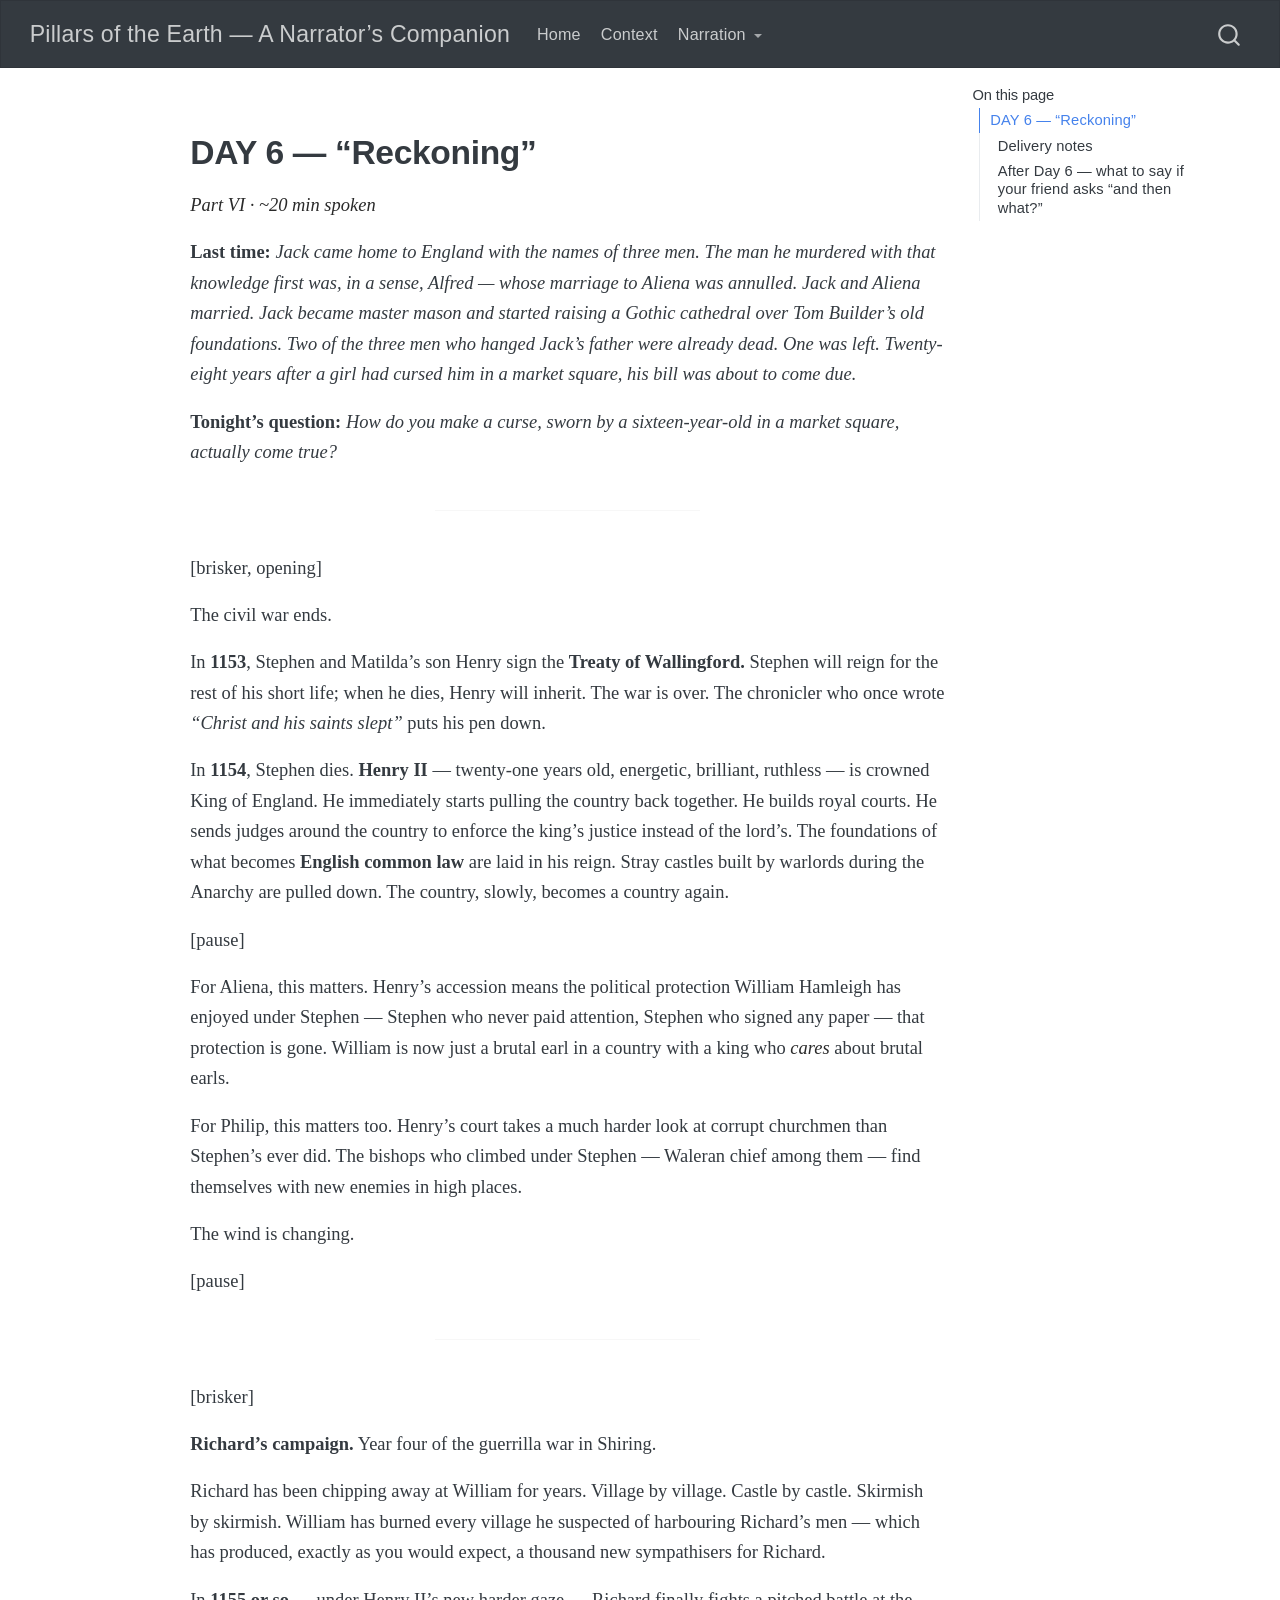
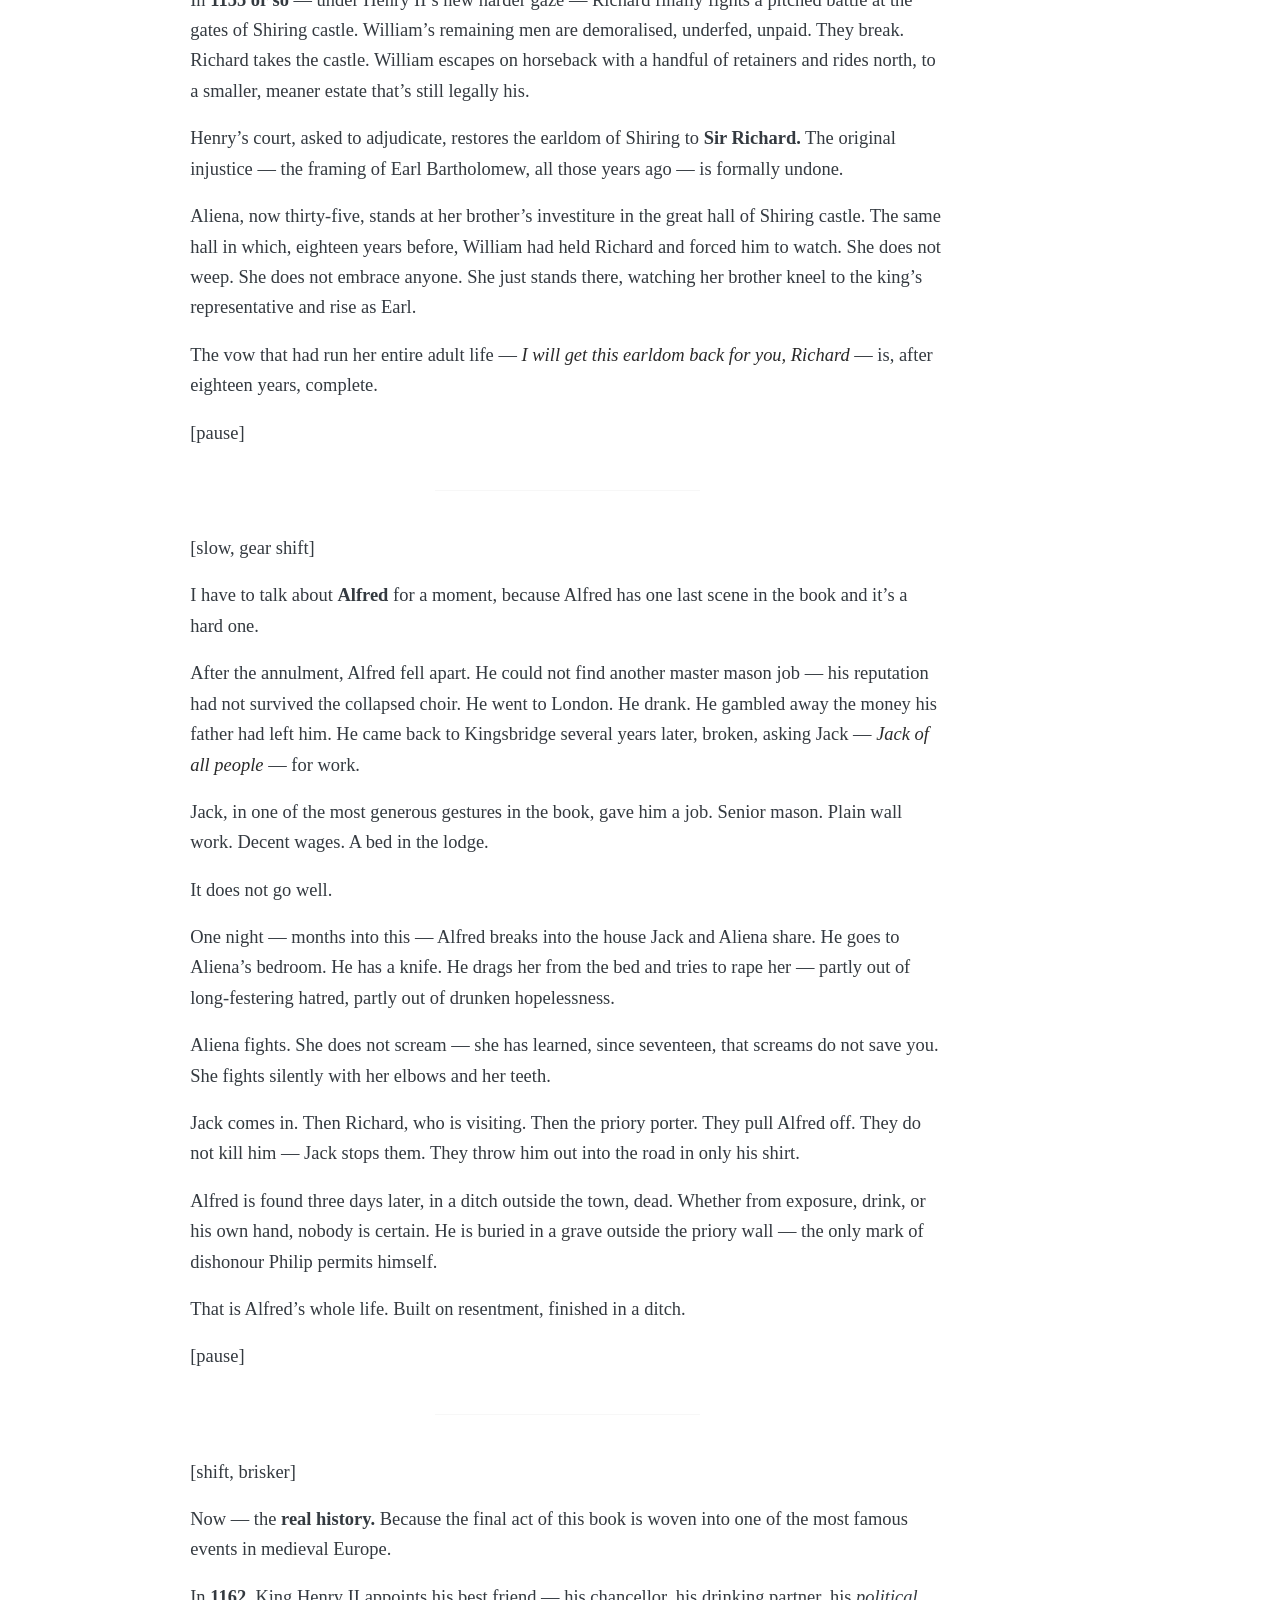
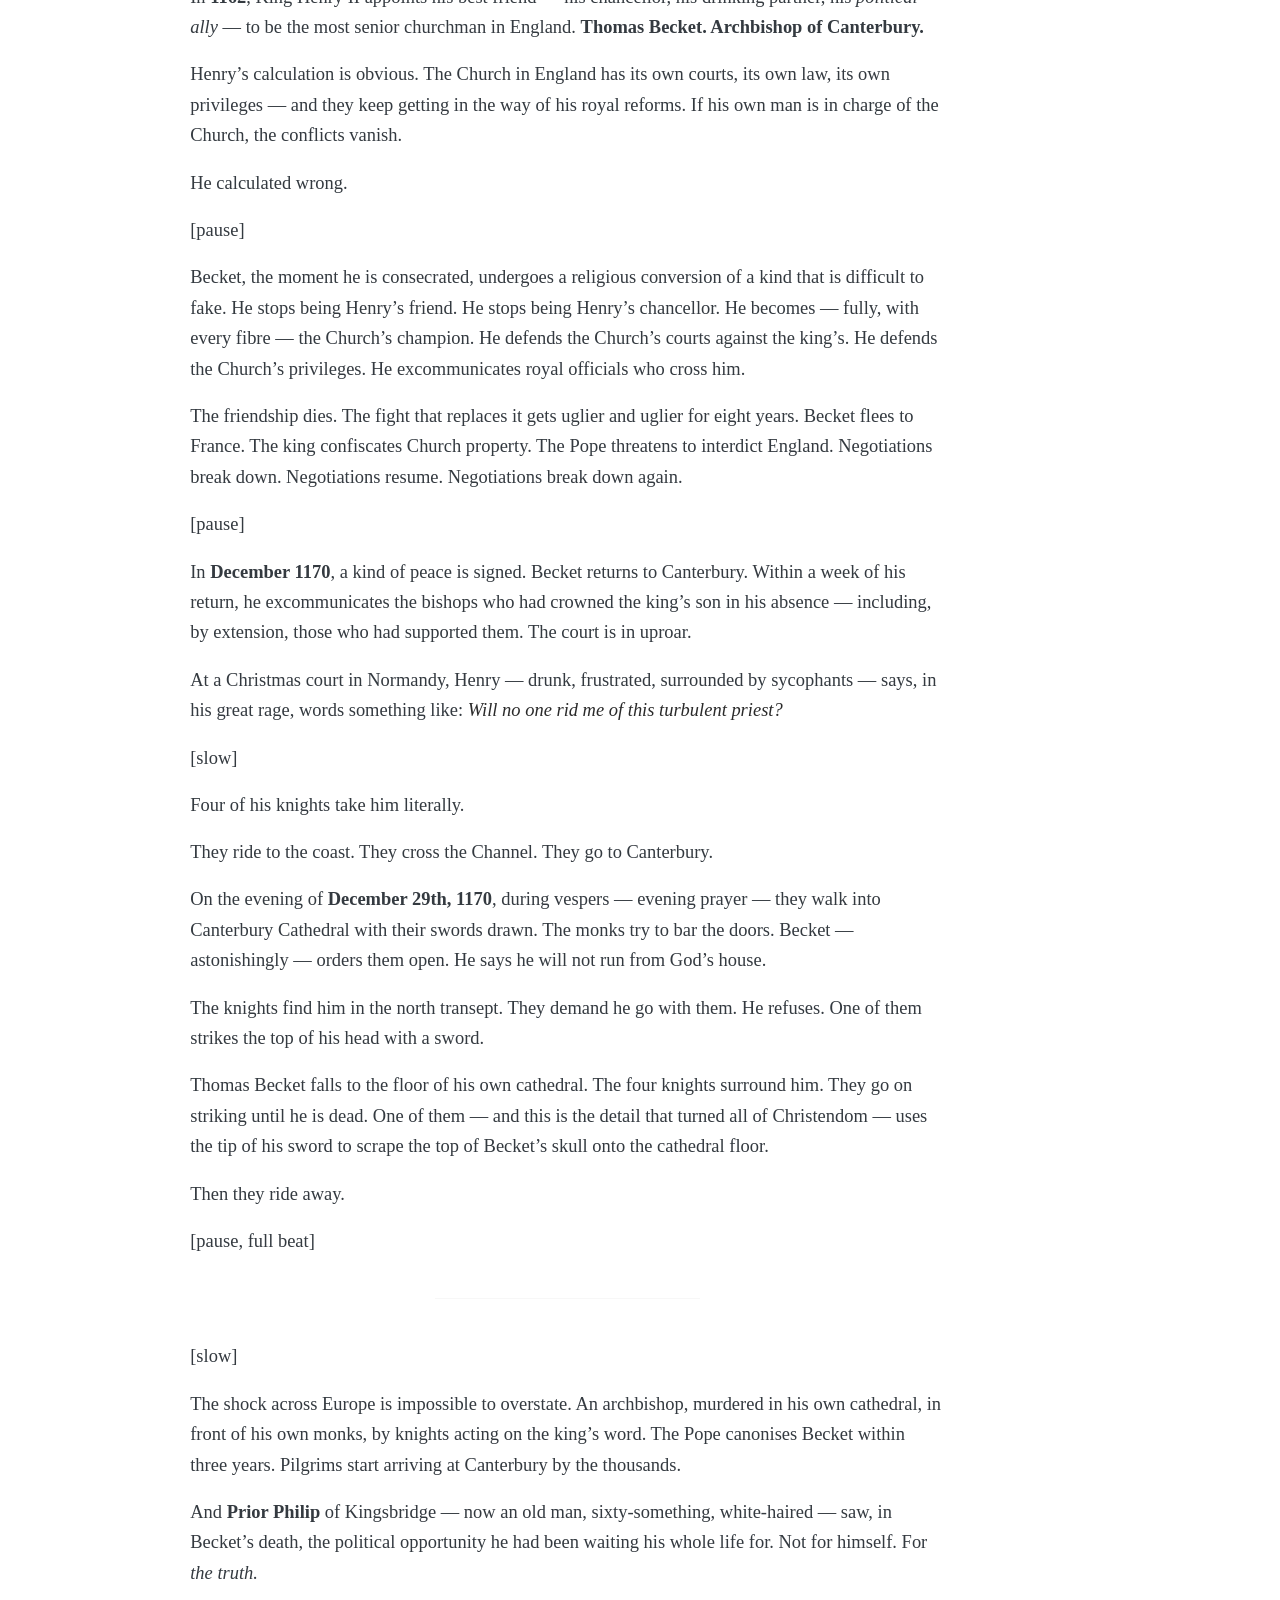
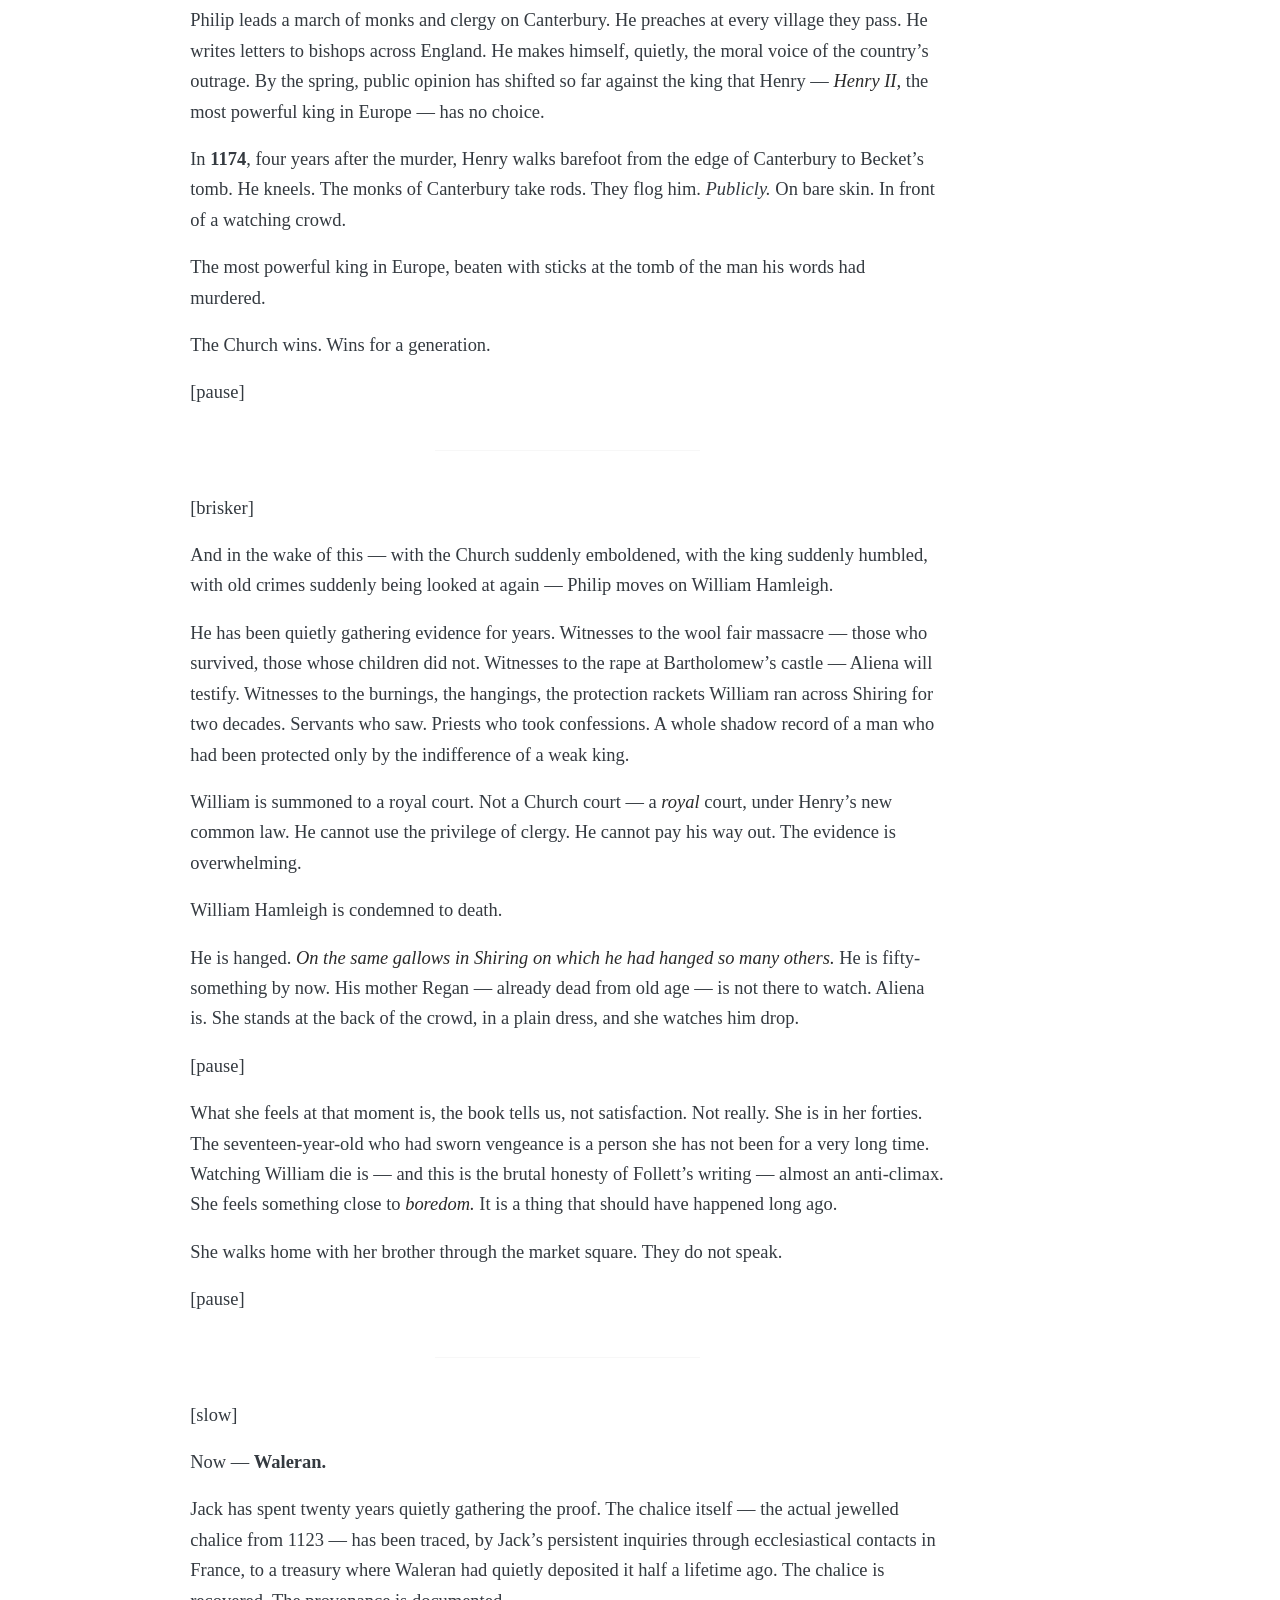
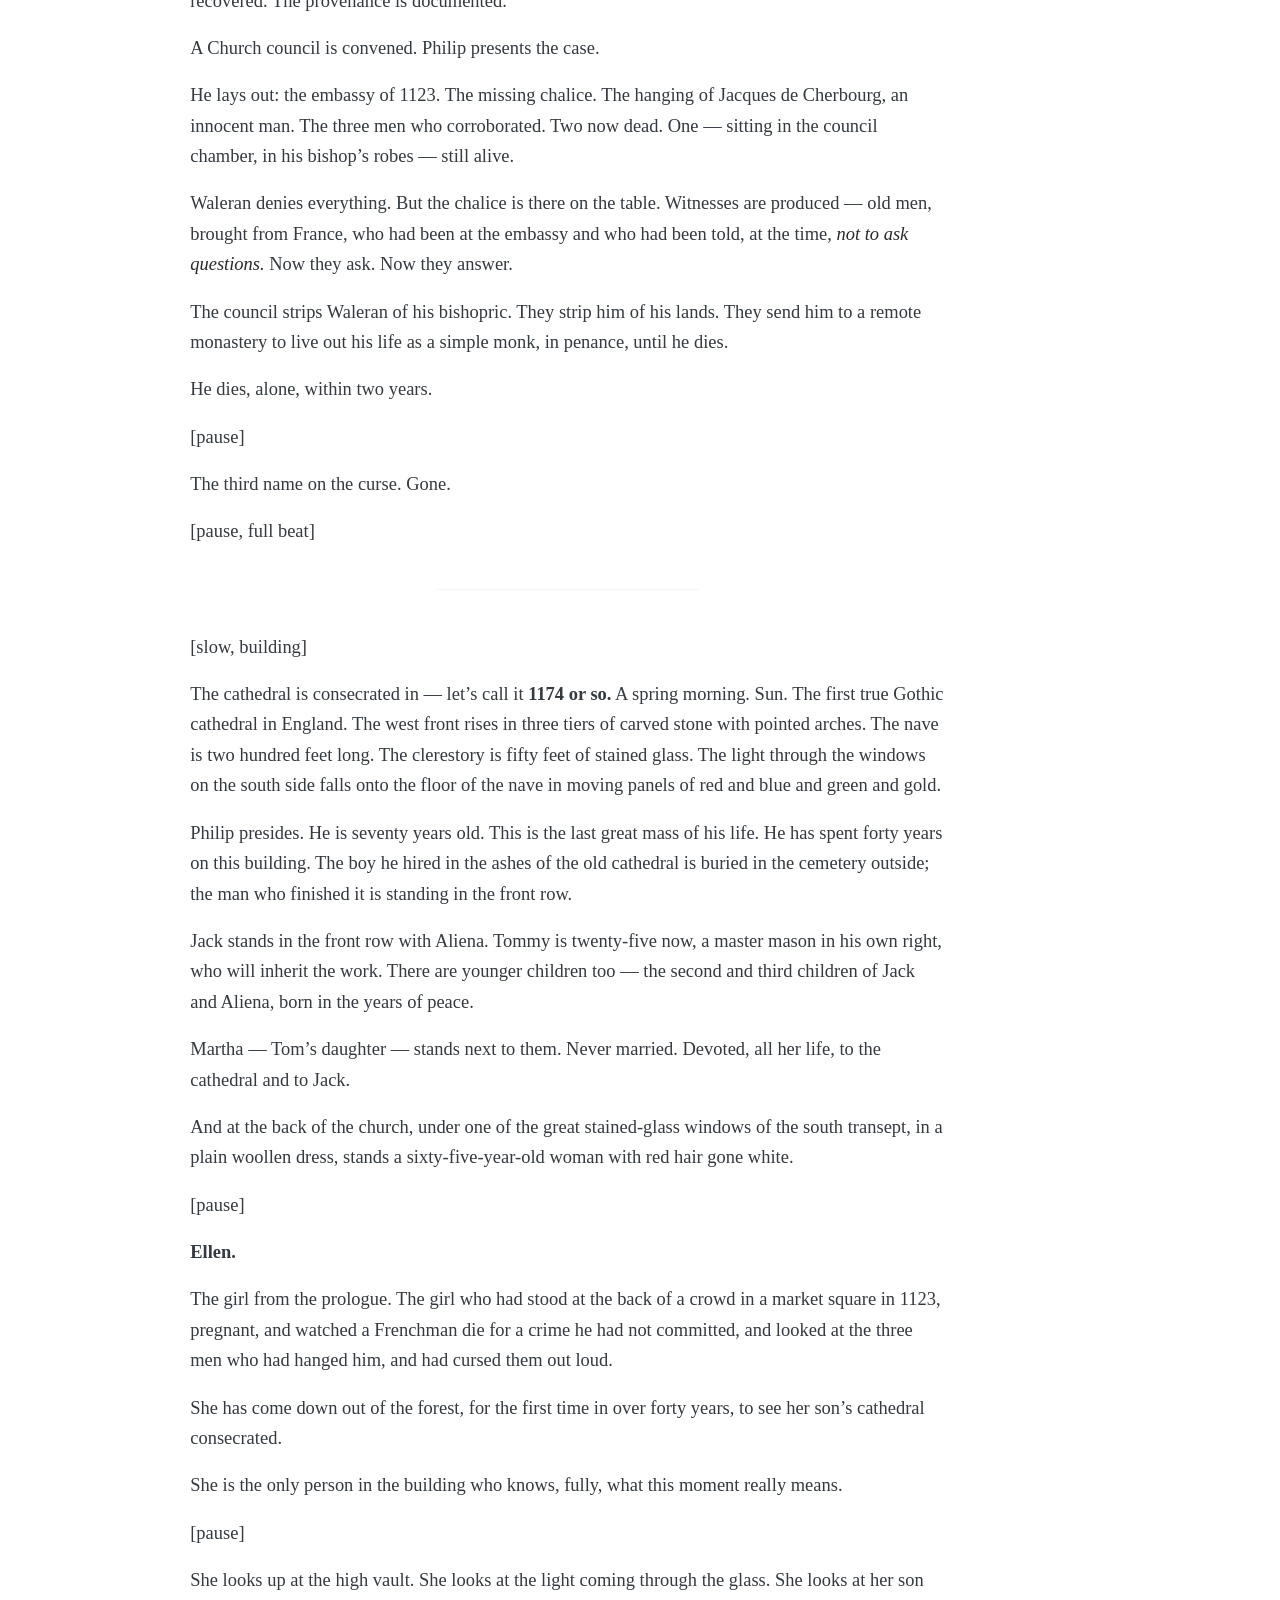
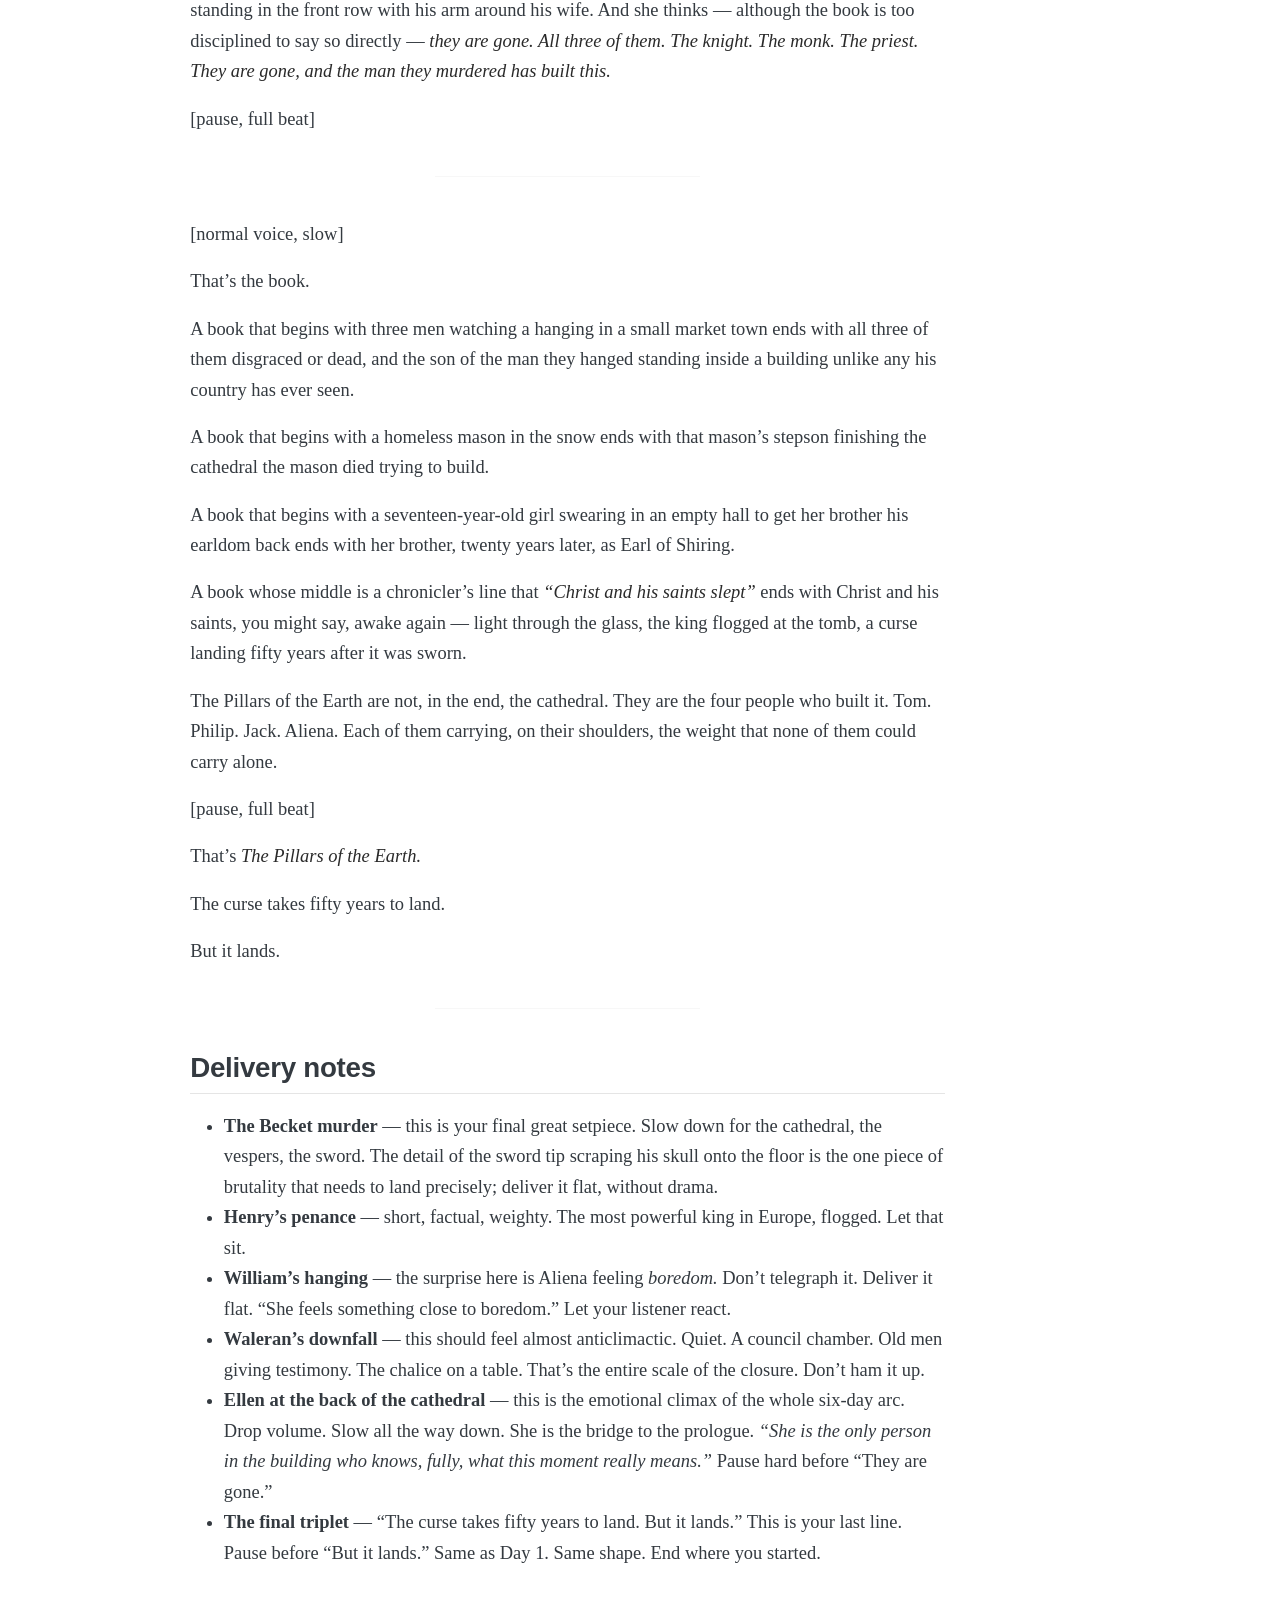
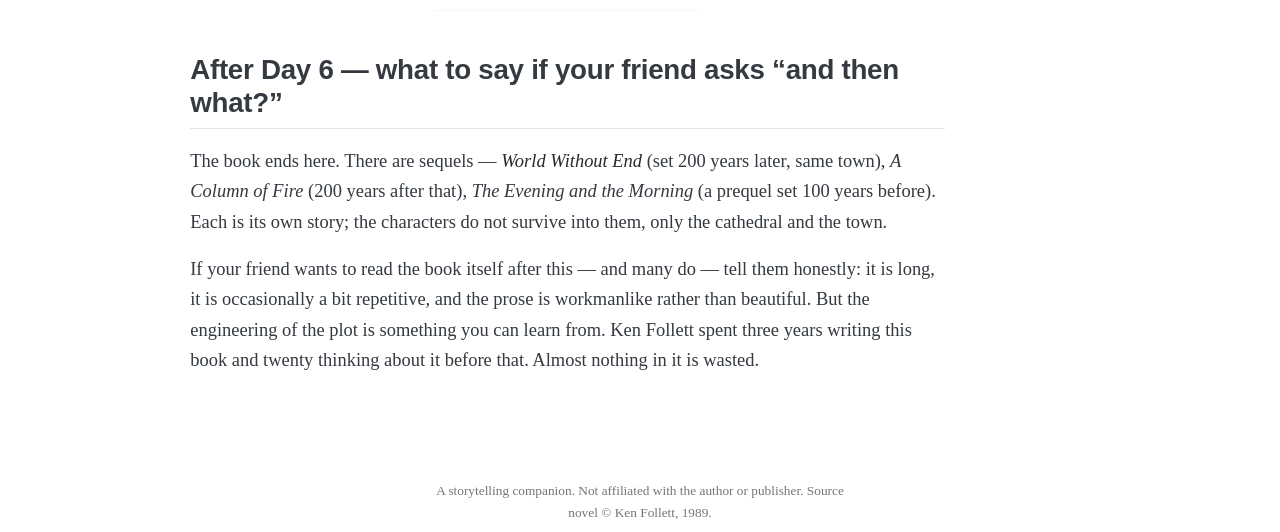
<file: Day 6 - Reckoning.html>
<!DOCTYPE html>
<html xmlns="http://www.w3.org/1999/xhtml" lang="en" xml:lang="en"><head>

<meta charset="utf-8">
<meta name="generator" content="quarto-1.7.32">

<meta name="viewport" content="width=device-width, initial-scale=1.0, user-scalable=yes">


<title>day-6---reckoning – Pillars of the Earth — A Narrator's Companion</title>
<style>
code{white-space: pre-wrap;}
span.smallcaps{font-variant: small-caps;}
div.columns{display: flex; gap: min(4vw, 1.5em);}
div.column{flex: auto; overflow-x: auto;}
div.hanging-indent{margin-left: 1.5em; text-indent: -1.5em;}
ul.task-list{list-style: none;}
ul.task-list li input[type="checkbox"] {
  width: 0.8em;
  margin: 0 0.8em 0.2em -1em; /* quarto-specific, see https://github.com/quarto-dev/quarto-cli/issues/4556 */ 
  vertical-align: middle;
}
</style>


<script src="site_libs/quarto-nav/quarto-nav.js"></script>
<script src="site_libs/quarto-nav/headroom.min.js"></script>
<script src="site_libs/clipboard/clipboard.min.js"></script>
<script src="site_libs/quarto-search/autocomplete.umd.js"></script>
<script src="site_libs/quarto-search/fuse.min.js"></script>
<script src="site_libs/quarto-search/quarto-search.js"></script>
<meta name="quarto:offset" content="./">
<script src="site_libs/quarto-html/quarto.js" type="module"></script>
<script src="site_libs/quarto-html/tabsets/tabsets.js" type="module"></script>
<script src="site_libs/quarto-html/popper.min.js"></script>
<script src="site_libs/quarto-html/tippy.umd.min.js"></script>
<script src="site_libs/quarto-html/anchor.min.js"></script>
<link href="site_libs/quarto-html/tippy.css" rel="stylesheet">
<link href="site_libs/quarto-html/quarto-syntax-highlighting-37eea08aefeeee20ff55810ff984fec1.css" rel="stylesheet" id="quarto-text-highlighting-styles">
<script src="site_libs/bootstrap/bootstrap.min.js"></script>
<link href="site_libs/bootstrap/bootstrap-icons.css" rel="stylesheet">
<link href="site_libs/bootstrap/bootstrap-ae7bae519db866f3e81eafc89c4e8ab3.min.css" rel="stylesheet" append-hash="true" id="quarto-bootstrap" data-mode="light">
<script id="quarto-search-options" type="application/json">{
  "location": "navbar",
  "copy-button": false,
  "collapse-after": 3,
  "panel-placement": "end",
  "type": "overlay",
  "limit": 50,
  "keyboard-shortcut": [
    "f",
    "/",
    "s"
  ],
  "show-item-context": false,
  "language": {
    "search-no-results-text": "No results",
    "search-matching-documents-text": "matching documents",
    "search-copy-link-title": "Copy link to search",
    "search-hide-matches-text": "Hide additional matches",
    "search-more-match-text": "more match in this document",
    "search-more-matches-text": "more matches in this document",
    "search-clear-button-title": "Clear",
    "search-text-placeholder": "",
    "search-detached-cancel-button-title": "Cancel",
    "search-submit-button-title": "Submit",
    "search-label": "Search"
  }
}</script>
<style>html{ scroll-behavior: smooth; }</style>


<link rel="stylesheet" href="styles.css">
</head>

<body class="nav-fixed quarto-light">

<div id="quarto-search-results"></div>
  <header id="quarto-header" class="headroom fixed-top">
    <nav class="navbar navbar-expand-lg " data-bs-theme="dark">
      <div class="navbar-container container-fluid">
      <div class="navbar-brand-container mx-auto">
    <a class="navbar-brand" href="./index.html">
    <span class="navbar-title">Pillars of the Earth — A Narrator’s Companion</span>
    </a>
  </div>
            <div id="quarto-search" class="" title="Search"></div>
          <button class="navbar-toggler" type="button" data-bs-toggle="collapse" data-bs-target="#navbarCollapse" aria-controls="navbarCollapse" role="menu" aria-expanded="false" aria-label="Toggle navigation" onclick="if (window.quartoToggleHeadroom) { window.quartoToggleHeadroom(); }">
  <span class="navbar-toggler-icon"></span>
</button>
          <div class="collapse navbar-collapse" id="navbarCollapse">
            <ul class="navbar-nav navbar-nav-scroll me-auto">
  <li class="nav-item">
    <a class="nav-link" href="./index.html"> 
<span class="menu-text">Home</span></a>
  </li>  
  <li class="nav-item">
    <a class="nav-link" href="./Context.html"> 
<span class="menu-text">Context</span></a>
  </li>  
  <li class="nav-item dropdown ">
    <a class="nav-link dropdown-toggle" href="#" id="nav-menu-narration" role="link" data-bs-toggle="dropdown" aria-expanded="false">
 <span class="menu-text">Narration</span>
    </a>
    <ul class="dropdown-menu" aria-labelledby="nav-menu-narration">    
        <li>
    <a class="dropdown-item" href="./Day 1 - The Hanging and the Snow.html">
 <span class="dropdown-text">Day 1 — The Hanging and the Snow</span></a>
  </li>  
        <li>
    <a class="dropdown-item" href="./Day 2 - The Fall of the House of Shiring.html">
 <span class="dropdown-text">Day 2 — The Fall of the House of Shiring</span></a>
  </li>  
        <li>
    <a class="dropdown-item" href="./Day 3 - Building.html">
 <span class="dropdown-text">Day 3 — Building</span></a>
  </li>  
        <li>
    <a class="dropdown-item" href="./Day 4 - Love and Vengeance.html">
 <span class="dropdown-text">Day 4 — Love and Vengeance</span></a>
  </li>  
        <li>
    <a class="dropdown-item" href="./Day 5 - The Mystery.html">
 <span class="dropdown-text">Day 5 — The Mystery</span></a>
  </li>  
        <li>
    <a class="dropdown-item" href="./Day 6 - Reckoning.html">
 <span class="dropdown-text">Day 6 — Reckoning</span></a>
  </li>  
    </ul>
  </li>
</ul>
          </div> <!-- /navcollapse -->
            <div class="quarto-navbar-tools">
</div>
      </div> <!-- /container-fluid -->
    </nav>
</header>
<!-- content -->
<div id="quarto-content" class="quarto-container page-columns page-rows-contents page-layout-article page-navbar">
<!-- sidebar -->
<!-- margin-sidebar -->
    <div id="quarto-margin-sidebar" class="sidebar margin-sidebar">
        <nav id="TOC" role="doc-toc" class="toc-active">
    <h2 id="toc-title">On this page</h2>
   
  <ul class="collapse">
  <li><a href="#day-6-reckoning" id="toc-day-6-reckoning" class="nav-link active" data-scroll-target="#day-6-reckoning">DAY 6 — “Reckoning”</a>
  <ul class="collapse">
  <li><a href="#delivery-notes" id="toc-delivery-notes" class="nav-link" data-scroll-target="#delivery-notes">Delivery notes</a></li>
  <li><a href="#after-day-6-what-to-say-if-your-friend-asks-and-then-what" id="toc-after-day-6-what-to-say-if-your-friend-asks-and-then-what" class="nav-link" data-scroll-target="#after-day-6-what-to-say-if-your-friend-asks-and-then-what">After Day 6 — what to say if your friend asks “and then what?”</a></li>
  </ul></li>
  </ul>
</nav>
    </div>
<!-- main -->
<main class="content" id="quarto-document-content"><header id="title-block-header" class="quarto-title-block"></header>




<section id="day-6-reckoning" class="level1">
<h1>DAY 6 — “Reckoning”</h1>
<p><em>Part VI · ~20 min spoken</em></p>
<p><strong>Last time:</strong> <em>Jack came home to England with the names of three men. The man he murdered with that knowledge first was, in a sense, Alfred — whose marriage to Aliena was annulled. Jack and Aliena married. Jack became master mason and started raising a Gothic cathedral over Tom Builder’s old foundations. Two of the three men who hanged Jack’s father were already dead. One was left. Twenty-eight years after a girl had cursed him in a market square, his bill was about to come due.</em></p>
<p><strong>Tonight’s question:</strong> <em>How do you make a curse, sworn by a sixteen-year-old in a market square, actually come true?</em></p>
<hr>
<p>[brisker, opening]</p>
<p>The civil war ends.</p>
<p>In <strong>1153</strong>, Stephen and Matilda’s son Henry sign the <strong>Treaty of Wallingford.</strong> Stephen will reign for the rest of his short life; when he dies, Henry will inherit. The war is over. The chronicler who once wrote <em>“Christ and his saints slept”</em> puts his pen down.</p>
<p>In <strong>1154</strong>, Stephen dies. <strong>Henry II</strong> — twenty-one years old, energetic, brilliant, ruthless — is crowned King of England. He immediately starts pulling the country back together. He builds royal courts. He sends judges around the country to enforce the king’s justice instead of the lord’s. The foundations of what becomes <strong>English common law</strong> are laid in his reign. Stray castles built by warlords during the Anarchy are pulled down. The country, slowly, becomes a country again.</p>
<p>[pause]</p>
<p>For Aliena, this matters. Henry’s accession means the political protection William Hamleigh has enjoyed under Stephen — Stephen who never paid attention, Stephen who signed any paper — that protection is gone. William is now just a brutal earl in a country with a king who <em>cares</em> about brutal earls.</p>
<p>For Philip, this matters too. Henry’s court takes a much harder look at corrupt churchmen than Stephen’s ever did. The bishops who climbed under Stephen — Waleran chief among them — find themselves with new enemies in high places.</p>
<p>The wind is changing.</p>
<p>[pause]</p>
<hr>
<p>[brisker]</p>
<p><strong>Richard’s campaign.</strong> Year four of the guerrilla war in Shiring.</p>
<p>Richard has been chipping away at William for years. Village by village. Castle by castle. Skirmish by skirmish. William has burned every village he suspected of harbouring Richard’s men — which has produced, exactly as you would expect, a thousand new sympathisers for Richard.</p>
<p>In <strong>1155 or so</strong> — under Henry II’s new harder gaze — Richard finally fights a pitched battle at the gates of Shiring castle. William’s remaining men are demoralised, underfed, unpaid. They break. Richard takes the castle. William escapes on horseback with a handful of retainers and rides north, to a smaller, meaner estate that’s still legally his.</p>
<p>Henry’s court, asked to adjudicate, restores the earldom of Shiring to <strong>Sir Richard.</strong> The original injustice — the framing of Earl Bartholomew, all those years ago — is formally undone.</p>
<p>Aliena, now thirty-five, stands at her brother’s investiture in the great hall of Shiring castle. The same hall in which, eighteen years before, William had held Richard and forced him to watch. She does not weep. She does not embrace anyone. She just stands there, watching her brother kneel to the king’s representative and rise as Earl.</p>
<p>The vow that had run her entire adult life — <em>I will get this earldom back for you, Richard</em> — is, after eighteen years, complete.</p>
<p>[pause]</p>
<hr>
<p>[slow, gear shift]</p>
<p>I have to talk about <strong>Alfred</strong> for a moment, because Alfred has one last scene in the book and it’s a hard one.</p>
<p>After the annulment, Alfred fell apart. He could not find another master mason job — his reputation had not survived the collapsed choir. He went to London. He drank. He gambled away the money his father had left him. He came back to Kingsbridge several years later, broken, asking Jack — <em>Jack of all people</em> — for work.</p>
<p>Jack, in one of the most generous gestures in the book, gave him a job. Senior mason. Plain wall work. Decent wages. A bed in the lodge.</p>
<p>It does not go well.</p>
<p>One night — months into this — Alfred breaks into the house Jack and Aliena share. He goes to Aliena’s bedroom. He has a knife. He drags her from the bed and tries to rape her — partly out of long-festering hatred, partly out of drunken hopelessness.</p>
<p>Aliena fights. She does not scream — she has learned, since seventeen, that screams do not save you. She fights silently with her elbows and her teeth.</p>
<p>Jack comes in. Then Richard, who is visiting. Then the priory porter. They pull Alfred off. They do not kill him — Jack stops them. They throw him out into the road in only his shirt.</p>
<p>Alfred is found three days later, in a ditch outside the town, dead. Whether from exposure, drink, or his own hand, nobody is certain. He is buried in a grave outside the priory wall — the only mark of dishonour Philip permits himself.</p>
<p>That is Alfred’s whole life. Built on resentment, finished in a ditch.</p>
<p>[pause]</p>
<hr>
<p>[shift, brisker]</p>
<p>Now — the <strong>real history.</strong> Because the final act of this book is woven into one of the most famous events in medieval Europe.</p>
<p>In <strong>1162</strong>, King Henry II appoints his best friend — his chancellor, his drinking partner, his <em>political ally</em> — to be the most senior churchman in England. <strong>Thomas Becket. Archbishop of Canterbury.</strong></p>
<p>Henry’s calculation is obvious. The Church in England has its own courts, its own law, its own privileges — and they keep getting in the way of his royal reforms. If his own man is in charge of the Church, the conflicts vanish.</p>
<p>He calculated wrong.</p>
<p>[pause]</p>
<p>Becket, the moment he is consecrated, undergoes a religious conversion of a kind that is difficult to fake. He stops being Henry’s friend. He stops being Henry’s chancellor. He becomes — fully, with every fibre — the Church’s champion. He defends the Church’s courts against the king’s. He defends the Church’s privileges. He excommunicates royal officials who cross him.</p>
<p>The friendship dies. The fight that replaces it gets uglier and uglier for eight years. Becket flees to France. The king confiscates Church property. The Pope threatens to interdict England. Negotiations break down. Negotiations resume. Negotiations break down again.</p>
<p>[pause]</p>
<p>In <strong>December 1170</strong>, a kind of peace is signed. Becket returns to Canterbury. Within a week of his return, he excommunicates the bishops who had crowned the king’s son in his absence — including, by extension, those who had supported them. The court is in uproar.</p>
<p>At a Christmas court in Normandy, Henry — drunk, frustrated, surrounded by sycophants — says, in his great rage, words something like: <em>Will no one rid me of this turbulent priest?</em></p>
<p>[slow]</p>
<p>Four of his knights take him literally.</p>
<p>They ride to the coast. They cross the Channel. They go to Canterbury.</p>
<p>On the evening of <strong>December 29th, 1170</strong>, during vespers — evening prayer — they walk into Canterbury Cathedral with their swords drawn. The monks try to bar the doors. Becket — astonishingly — orders them open. He says he will not run from God’s house.</p>
<p>The knights find him in the north transept. They demand he go with them. He refuses. One of them strikes the top of his head with a sword.</p>
<p>Thomas Becket falls to the floor of his own cathedral. The four knights surround him. They go on striking until he is dead. One of them — and this is the detail that turned all of Christendom — uses the tip of his sword to scrape the top of Becket’s skull onto the cathedral floor.</p>
<p>Then they ride away.</p>
<p>[pause, full beat]</p>
<hr>
<p>[slow]</p>
<p>The shock across Europe is impossible to overstate. An archbishop, murdered in his own cathedral, in front of his own monks, by knights acting on the king’s word. The Pope canonises Becket within three years. Pilgrims start arriving at Canterbury by the thousands.</p>
<p>And <strong>Prior Philip</strong> of Kingsbridge — now an old man, sixty-something, white-haired — saw, in Becket’s death, the political opportunity he had been waiting his whole life for. Not for himself. For <em>the truth.</em></p>
<p>Philip leads a march of monks and clergy on Canterbury. He preaches at every village they pass. He writes letters to bishops across England. He makes himself, quietly, the moral voice of the country’s outrage. By the spring, public opinion has shifted so far against the king that Henry — <em>Henry II,</em> the most powerful king in Europe — has no choice.</p>
<p>In <strong>1174</strong>, four years after the murder, Henry walks barefoot from the edge of Canterbury to Becket’s tomb. He kneels. The monks of Canterbury take rods. They flog him. <em>Publicly.</em> On bare skin. In front of a watching crowd.</p>
<p>The most powerful king in Europe, beaten with sticks at the tomb of the man his words had murdered.</p>
<p>The Church wins. Wins for a generation.</p>
<p>[pause]</p>
<hr>
<p>[brisker]</p>
<p>And in the wake of this — with the Church suddenly emboldened, with the king suddenly humbled, with old crimes suddenly being looked at again — Philip moves on William Hamleigh.</p>
<p>He has been quietly gathering evidence for years. Witnesses to the wool fair massacre — those who survived, those whose children did not. Witnesses to the rape at Bartholomew’s castle — Aliena will testify. Witnesses to the burnings, the hangings, the protection rackets William ran across Shiring for two decades. Servants who saw. Priests who took confessions. A whole shadow record of a man who had been protected only by the indifference of a weak king.</p>
<p>William is summoned to a royal court. Not a Church court — a <em>royal</em> court, under Henry’s new common law. He cannot use the privilege of clergy. He cannot pay his way out. The evidence is overwhelming.</p>
<p>William Hamleigh is condemned to death.</p>
<p>He is hanged. <em>On the same gallows in Shiring on which he had hanged so many others.</em> He is fifty-something by now. His mother Regan — already dead from old age — is not there to watch. Aliena is. She stands at the back of the crowd, in a plain dress, and she watches him drop.</p>
<p>[pause]</p>
<p>What she feels at that moment is, the book tells us, not satisfaction. Not really. She is in her forties. The seventeen-year-old who had sworn vengeance is a person she has not been for a very long time. Watching William die is — and this is the brutal honesty of Follett’s writing — almost an anti-climax. She feels something close to <em>boredom.</em> It is a thing that should have happened long ago.</p>
<p>She walks home with her brother through the market square. They do not speak.</p>
<p>[pause]</p>
<hr>
<p>[slow]</p>
<p>Now — <strong>Waleran.</strong></p>
<p>Jack has spent twenty years quietly gathering the proof. The chalice itself — the actual jewelled chalice from 1123 — has been traced, by Jack’s persistent inquiries through ecclesiastical contacts in France, to a treasury where Waleran had quietly deposited it half a lifetime ago. The chalice is recovered. The provenance is documented.</p>
<p>A Church council is convened. Philip presents the case.</p>
<p>He lays out: the embassy of 1123. The missing chalice. The hanging of Jacques de Cherbourg, an innocent man. The three men who corroborated. Two now dead. One — sitting in the council chamber, in his bishop’s robes — still alive.</p>
<p>Waleran denies everything. But the chalice is there on the table. Witnesses are produced — old men, brought from France, who had been at the embassy and who had been told, at the time, <em>not to ask questions.</em> Now they ask. Now they answer.</p>
<p>The council strips Waleran of his bishopric. They strip him of his lands. They send him to a remote monastery to live out his life as a simple monk, in penance, until he dies.</p>
<p>He dies, alone, within two years.</p>
<p>[pause]</p>
<p>The third name on the curse. Gone.</p>
<p>[pause, full beat]</p>
<hr>
<p>[slow, building]</p>
<p>The cathedral is consecrated in — let’s call it <strong>1174 or so.</strong> A spring morning. Sun. The first true Gothic cathedral in England. The west front rises in three tiers of carved stone with pointed arches. The nave is two hundred feet long. The clerestory is fifty feet of stained glass. The light through the windows on the south side falls onto the floor of the nave in moving panels of red and blue and green and gold.</p>
<p>Philip presides. He is seventy years old. This is the last great mass of his life. He has spent forty years on this building. The boy he hired in the ashes of the old cathedral is buried in the cemetery outside; the man who finished it is standing in the front row.</p>
<p>Jack stands in the front row with Aliena. Tommy is twenty-five now, a master mason in his own right, who will inherit the work. There are younger children too — the second and third children of Jack and Aliena, born in the years of peace.</p>
<p>Martha — Tom’s daughter — stands next to them. Never married. Devoted, all her life, to the cathedral and to Jack.</p>
<p>And at the back of the church, under one of the great stained-glass windows of the south transept, in a plain woollen dress, stands a sixty-five-year-old woman with red hair gone white.</p>
<p>[pause]</p>
<p><strong>Ellen.</strong></p>
<p>The girl from the prologue. The girl who had stood at the back of a crowd in a market square in 1123, pregnant, and watched a Frenchman die for a crime he had not committed, and looked at the three men who had hanged him, and had cursed them out loud.</p>
<p>She has come down out of the forest, for the first time in over forty years, to see her son’s cathedral consecrated.</p>
<p>She is the only person in the building who knows, fully, what this moment really means.</p>
<p>[pause]</p>
<p>She looks up at the high vault. She looks at the light coming through the glass. She looks at her son standing in the front row with his arm around his wife. And she thinks — although the book is too disciplined to say so directly — <em>they are gone. All three of them. The knight. The monk. The priest. They are gone, and the man they murdered has built this.</em></p>
<p>[pause, full beat]</p>
<hr>
<p>[normal voice, slow]</p>
<p>That’s the book.</p>
<p>A book that begins with three men watching a hanging in a small market town ends with all three of them disgraced or dead, and the son of the man they hanged standing inside a building unlike any his country has ever seen.</p>
<p>A book that begins with a homeless mason in the snow ends with that mason’s stepson finishing the cathedral the mason died trying to build.</p>
<p>A book that begins with a seventeen-year-old girl swearing in an empty hall to get her brother his earldom back ends with her brother, twenty years later, as Earl of Shiring.</p>
<p>A book whose middle is a chronicler’s line that <em>“Christ and his saints slept”</em> ends with Christ and his saints, you might say, awake again — light through the glass, the king flogged at the tomb, a curse landing fifty years after it was sworn.</p>
<p>The Pillars of the Earth are not, in the end, the cathedral. They are the four people who built it. Tom. Philip. Jack. Aliena. Each of them carrying, on their shoulders, the weight that none of them could carry alone.</p>
<p>[pause, full beat]</p>
<p>That’s <em>The Pillars of the Earth.</em></p>
<p>The curse takes fifty years to land.</p>
<p>But it lands.</p>
<hr>
<section id="delivery-notes" class="level2">
<h2 class="anchored" data-anchor-id="delivery-notes">Delivery notes</h2>
<ul>
<li><strong>The Becket murder</strong> — this is your final great setpiece. Slow down for the cathedral, the vespers, the sword. The detail of the sword tip scraping his skull onto the floor is the one piece of brutality that needs to land precisely; deliver it flat, without drama.</li>
<li><strong>Henry’s penance</strong> — short, factual, weighty. The most powerful king in Europe, flogged. Let that sit.</li>
<li><strong>William’s hanging</strong> — the surprise here is Aliena feeling <em>boredom.</em> Don’t telegraph it. Deliver it flat. “She feels something close to boredom.” Let your listener react.</li>
<li><strong>Waleran’s downfall</strong> — this should feel almost anticlimactic. Quiet. A council chamber. Old men giving testimony. The chalice on a table. That’s the entire scale of the closure. Don’t ham it up.</li>
<li><strong>Ellen at the back of the cathedral</strong> — this is the emotional climax of the whole six-day arc. Drop volume. Slow all the way down. She is the bridge to the prologue. <em>“She is the only person in the building who knows, fully, what this moment really means.”</em> Pause hard before “They are gone.”</li>
<li><strong>The final triplet</strong> — “The curse takes fifty years to land. But it lands.” This is your last line. Pause before “But it lands.” Same as Day 1. Same shape. End where you started.</li>
</ul>
<hr>
</section>
<section id="after-day-6-what-to-say-if-your-friend-asks-and-then-what" class="level2">
<h2 class="anchored" data-anchor-id="after-day-6-what-to-say-if-your-friend-asks-and-then-what">After Day 6 — what to say if your friend asks “and then what?”</h2>
<p>The book ends here. There are sequels — <em>World Without End</em> (set 200 years later, same town), <em>A Column of Fire</em> (200 years after that), <em>The Evening and the Morning</em> (a prequel set 100 years before). Each is its own story; the characters do not survive into them, only the cathedral and the town.</p>
<p>If your friend wants to read the book itself after this — and many do — tell them honestly: it is long, it is occasionally a bit repetitive, and the prose is workmanlike rather than beautiful. But the engineering of the plot is something you can learn from. Ken Follett spent three years writing this book and twenty thinking about it before that. Almost nothing in it is wasted.</p>


</section>
</section>

</main> <!-- /main -->
<script id="quarto-html-after-body" type="application/javascript">
  window.document.addEventListener("DOMContentLoaded", function (event) {
    const icon = "";
    const anchorJS = new window.AnchorJS();
    anchorJS.options = {
      placement: 'right',
      icon: icon
    };
    anchorJS.add('.anchored');
      var localhostRegex = new RegExp(/^(?:http|https):\/\/localhost\:?[0-9]*\//);
      var mailtoRegex = new RegExp(/^mailto:/);
        var filterRegex = new RegExp("https:\/\/RagavRajan\.github\.io\/pillars-of-the-earth-narration\/");
      var isInternal = (href) => {
          return filterRegex.test(href) || localhostRegex.test(href) || mailtoRegex.test(href);
      }
      // Inspect non-navigation links and adorn them if external
     var links = window.document.querySelectorAll('a[href]:not(.nav-link):not(.navbar-brand):not(.toc-action):not(.sidebar-link):not(.sidebar-item-toggle):not(.pagination-link):not(.no-external):not([aria-hidden]):not(.dropdown-item):not(.quarto-navigation-tool):not(.about-link)');
      for (var i=0; i<links.length; i++) {
        const link = links[i];
        if (!isInternal(link.href)) {
          // undo the damage that might have been done by quarto-nav.js in the case of
          // links that we want to consider external
          if (link.dataset.originalHref !== undefined) {
            link.href = link.dataset.originalHref;
          }
        }
      }
    function tippyHover(el, contentFn, onTriggerFn, onUntriggerFn) {
      const config = {
        allowHTML: true,
        maxWidth: 500,
        delay: 100,
        arrow: false,
        appendTo: function(el) {
            return el.parentElement;
        },
        interactive: true,
        interactiveBorder: 10,
        theme: 'quarto',
        placement: 'bottom-start',
      };
      if (contentFn) {
        config.content = contentFn;
      }
      if (onTriggerFn) {
        config.onTrigger = onTriggerFn;
      }
      if (onUntriggerFn) {
        config.onUntrigger = onUntriggerFn;
      }
      window.tippy(el, config); 
    }
    const noterefs = window.document.querySelectorAll('a[role="doc-noteref"]');
    for (var i=0; i<noterefs.length; i++) {
      const ref = noterefs[i];
      tippyHover(ref, function() {
        // use id or data attribute instead here
        let href = ref.getAttribute('data-footnote-href') || ref.getAttribute('href');
        try { href = new URL(href).hash; } catch {}
        const id = href.replace(/^#\/?/, "");
        const note = window.document.getElementById(id);
        if (note) {
          return note.innerHTML;
        } else {
          return "";
        }
      });
    }
    const xrefs = window.document.querySelectorAll('a.quarto-xref');
    const processXRef = (id, note) => {
      // Strip column container classes
      const stripColumnClz = (el) => {
        el.classList.remove("page-full", "page-columns");
        if (el.children) {
          for (const child of el.children) {
            stripColumnClz(child);
          }
        }
      }
      stripColumnClz(note)
      if (id === null || id.startsWith('sec-')) {
        // Special case sections, only their first couple elements
        const container = document.createElement("div");
        if (note.children && note.children.length > 2) {
          container.appendChild(note.children[0].cloneNode(true));
          for (let i = 1; i < note.children.length; i++) {
            const child = note.children[i];
            if (child.tagName === "P" && child.innerText === "") {
              continue;
            } else {
              container.appendChild(child.cloneNode(true));
              break;
            }
          }
          if (window.Quarto?.typesetMath) {
            window.Quarto.typesetMath(container);
          }
          return container.innerHTML
        } else {
          if (window.Quarto?.typesetMath) {
            window.Quarto.typesetMath(note);
          }
          return note.innerHTML;
        }
      } else {
        // Remove any anchor links if they are present
        const anchorLink = note.querySelector('a.anchorjs-link');
        if (anchorLink) {
          anchorLink.remove();
        }
        if (window.Quarto?.typesetMath) {
          window.Quarto.typesetMath(note);
        }
        if (note.classList.contains("callout")) {
          return note.outerHTML;
        } else {
          return note.innerHTML;
        }
      }
    }
    for (var i=0; i<xrefs.length; i++) {
      const xref = xrefs[i];
      tippyHover(xref, undefined, function(instance) {
        instance.disable();
        let url = xref.getAttribute('href');
        let hash = undefined; 
        if (url.startsWith('#')) {
          hash = url;
        } else {
          try { hash = new URL(url).hash; } catch {}
        }
        if (hash) {
          const id = hash.replace(/^#\/?/, "");
          const note = window.document.getElementById(id);
          if (note !== null) {
            try {
              const html = processXRef(id, note.cloneNode(true));
              instance.setContent(html);
            } finally {
              instance.enable();
              instance.show();
            }
          } else {
            // See if we can fetch this
            fetch(url.split('#')[0])
            .then(res => res.text())
            .then(html => {
              const parser = new DOMParser();
              const htmlDoc = parser.parseFromString(html, "text/html");
              const note = htmlDoc.getElementById(id);
              if (note !== null) {
                const html = processXRef(id, note);
                instance.setContent(html);
              } 
            }).finally(() => {
              instance.enable();
              instance.show();
            });
          }
        } else {
          // See if we can fetch a full url (with no hash to target)
          // This is a special case and we should probably do some content thinning / targeting
          fetch(url)
          .then(res => res.text())
          .then(html => {
            const parser = new DOMParser();
            const htmlDoc = parser.parseFromString(html, "text/html");
            const note = htmlDoc.querySelector('main.content');
            if (note !== null) {
              // This should only happen for chapter cross references
              // (since there is no id in the URL)
              // remove the first header
              if (note.children.length > 0 && note.children[0].tagName === "HEADER") {
                note.children[0].remove();
              }
              const html = processXRef(null, note);
              instance.setContent(html);
            } 
          }).finally(() => {
            instance.enable();
            instance.show();
          });
        }
      }, function(instance) {
      });
    }
        let selectedAnnoteEl;
        const selectorForAnnotation = ( cell, annotation) => {
          let cellAttr = 'data-code-cell="' + cell + '"';
          let lineAttr = 'data-code-annotation="' +  annotation + '"';
          const selector = 'span[' + cellAttr + '][' + lineAttr + ']';
          return selector;
        }
        const selectCodeLines = (annoteEl) => {
          const doc = window.document;
          const targetCell = annoteEl.getAttribute("data-target-cell");
          const targetAnnotation = annoteEl.getAttribute("data-target-annotation");
          const annoteSpan = window.document.querySelector(selectorForAnnotation(targetCell, targetAnnotation));
          const lines = annoteSpan.getAttribute("data-code-lines").split(",");
          const lineIds = lines.map((line) => {
            return targetCell + "-" + line;
          })
          let top = null;
          let height = null;
          let parent = null;
          if (lineIds.length > 0) {
              //compute the position of the single el (top and bottom and make a div)
              const el = window.document.getElementById(lineIds[0]);
              top = el.offsetTop;
              height = el.offsetHeight;
              parent = el.parentElement.parentElement;
            if (lineIds.length > 1) {
              const lastEl = window.document.getElementById(lineIds[lineIds.length - 1]);
              const bottom = lastEl.offsetTop + lastEl.offsetHeight;
              height = bottom - top;
            }
            if (top !== null && height !== null && parent !== null) {
              // cook up a div (if necessary) and position it 
              let div = window.document.getElementById("code-annotation-line-highlight");
              if (div === null) {
                div = window.document.createElement("div");
                div.setAttribute("id", "code-annotation-line-highlight");
                div.style.position = 'absolute';
                parent.appendChild(div);
              }
              div.style.top = top - 2 + "px";
              div.style.height = height + 4 + "px";
              div.style.left = 0;
              let gutterDiv = window.document.getElementById("code-annotation-line-highlight-gutter");
              if (gutterDiv === null) {
                gutterDiv = window.document.createElement("div");
                gutterDiv.setAttribute("id", "code-annotation-line-highlight-gutter");
                gutterDiv.style.position = 'absolute';
                const codeCell = window.document.getElementById(targetCell);
                const gutter = codeCell.querySelector('.code-annotation-gutter');
                gutter.appendChild(gutterDiv);
              }
              gutterDiv.style.top = top - 2 + "px";
              gutterDiv.style.height = height + 4 + "px";
            }
            selectedAnnoteEl = annoteEl;
          }
        };
        const unselectCodeLines = () => {
          const elementsIds = ["code-annotation-line-highlight", "code-annotation-line-highlight-gutter"];
          elementsIds.forEach((elId) => {
            const div = window.document.getElementById(elId);
            if (div) {
              div.remove();
            }
          });
          selectedAnnoteEl = undefined;
        };
          // Handle positioning of the toggle
      window.addEventListener(
        "resize",
        throttle(() => {
          elRect = undefined;
          if (selectedAnnoteEl) {
            selectCodeLines(selectedAnnoteEl);
          }
        }, 10)
      );
      function throttle(fn, ms) {
      let throttle = false;
      let timer;
        return (...args) => {
          if(!throttle) { // first call gets through
              fn.apply(this, args);
              throttle = true;
          } else { // all the others get throttled
              if(timer) clearTimeout(timer); // cancel #2
              timer = setTimeout(() => {
                fn.apply(this, args);
                timer = throttle = false;
              }, ms);
          }
        };
      }
        // Attach click handler to the DT
        const annoteDls = window.document.querySelectorAll('dt[data-target-cell]');
        for (const annoteDlNode of annoteDls) {
          annoteDlNode.addEventListener('click', (event) => {
            const clickedEl = event.target;
            if (clickedEl !== selectedAnnoteEl) {
              unselectCodeLines();
              const activeEl = window.document.querySelector('dt[data-target-cell].code-annotation-active');
              if (activeEl) {
                activeEl.classList.remove('code-annotation-active');
              }
              selectCodeLines(clickedEl);
              clickedEl.classList.add('code-annotation-active');
            } else {
              // Unselect the line
              unselectCodeLines();
              clickedEl.classList.remove('code-annotation-active');
            }
          });
        }
    const findCites = (el) => {
      const parentEl = el.parentElement;
      if (parentEl) {
        const cites = parentEl.dataset.cites;
        if (cites) {
          return {
            el,
            cites: cites.split(' ')
          };
        } else {
          return findCites(el.parentElement)
        }
      } else {
        return undefined;
      }
    };
    var bibliorefs = window.document.querySelectorAll('a[role="doc-biblioref"]');
    for (var i=0; i<bibliorefs.length; i++) {
      const ref = bibliorefs[i];
      const citeInfo = findCites(ref);
      if (citeInfo) {
        tippyHover(citeInfo.el, function() {
          var popup = window.document.createElement('div');
          citeInfo.cites.forEach(function(cite) {
            var citeDiv = window.document.createElement('div');
            citeDiv.classList.add('hanging-indent');
            citeDiv.classList.add('csl-entry');
            var biblioDiv = window.document.getElementById('ref-' + cite);
            if (biblioDiv) {
              citeDiv.innerHTML = biblioDiv.innerHTML;
            }
            popup.appendChild(citeDiv);
          });
          return popup.innerHTML;
        });
      }
    }
  });
  </script>
</div> <!-- /content -->
<footer class="footer">
  <div class="nav-footer">
    <div class="nav-footer-left">
      &nbsp;
    </div>   
    <div class="nav-footer-center">
<p>A storytelling companion. Not affiliated with the author or publisher. Source novel © Ken Follett, 1989.</p>
</div>
    <div class="nav-footer-right">
      &nbsp;
    </div>
  </div>
</footer>




<script src="site_libs/quarto-html/zenscroll-min.js"></script>
</body></html>
</file>
<file: site_libs/quarto-html/tippy.css>
.tippy-box[data-animation=fade][data-state=hidden]{opacity:0}[data-tippy-root]{max-width:calc(100vw - 10px)}.tippy-box{position:relative;background-color:#333;color:#fff;border-radius:4px;font-size:14px;line-height:1.4;white-space:normal;outline:0;transition-property:transform,visibility,opacity}.tippy-box[data-placement^=top]>.tippy-arrow{bottom:0}.tippy-box[data-placement^=top]>.tippy-arrow:before{bottom:-7px;left:0;border-width:8px 8px 0;border-top-color:initial;transform-origin:center top}.tippy-box[data-placement^=bottom]>.tippy-arrow{top:0}.tippy-box[data-placement^=bottom]>.tippy-arrow:before{top:-7px;left:0;border-width:0 8px 8px;border-bottom-color:initial;transform-origin:center bottom}.tippy-box[data-placement^=left]>.tippy-arrow{right:0}.tippy-box[data-placement^=left]>.tippy-arrow:before{border-width:8px 0 8px 8px;border-left-color:initial;right:-7px;transform-origin:center left}.tippy-box[data-placement^=right]>.tippy-arrow{left:0}.tippy-box[data-placement^=right]>.tippy-arrow:before{left:-7px;border-width:8px 8px 8px 0;border-right-color:initial;transform-origin:center right}.tippy-box[data-inertia][data-state=visible]{transition-timing-function:cubic-bezier(.54,1.5,.38,1.11)}.tippy-arrow{width:16px;height:16px;color:#333}.tippy-arrow:before{content:"";position:absolute;border-color:transparent;border-style:solid}.tippy-content{position:relative;padding:5px 9px;z-index:1}
</file>
<file: site_libs/quarto-html/quarto-syntax-highlighting-37eea08aefeeee20ff55810ff984fec1.css>
/* quarto syntax highlight colors */
:root {
  --quarto-hl-ot-color: #003B4F;
  --quarto-hl-at-color: #657422;
  --quarto-hl-ss-color: #20794D;
  --quarto-hl-an-color: #5E5E5E;
  --quarto-hl-fu-color: #4758AB;
  --quarto-hl-st-color: #20794D;
  --quarto-hl-cf-color: #003B4F;
  --quarto-hl-op-color: #5E5E5E;
  --quarto-hl-er-color: #AD0000;
  --quarto-hl-bn-color: #AD0000;
  --quarto-hl-al-color: #AD0000;
  --quarto-hl-va-color: #111111;
  --quarto-hl-bu-color: inherit;
  --quarto-hl-ex-color: inherit;
  --quarto-hl-pp-color: #AD0000;
  --quarto-hl-in-color: #5E5E5E;
  --quarto-hl-vs-color: #20794D;
  --quarto-hl-wa-color: #5E5E5E;
  --quarto-hl-do-color: #5E5E5E;
  --quarto-hl-im-color: #00769E;
  --quarto-hl-ch-color: #20794D;
  --quarto-hl-dt-color: #AD0000;
  --quarto-hl-fl-color: #AD0000;
  --quarto-hl-co-color: #5E5E5E;
  --quarto-hl-cv-color: #5E5E5E;
  --quarto-hl-cn-color: #8f5902;
  --quarto-hl-sc-color: #5E5E5E;
  --quarto-hl-dv-color: #AD0000;
  --quarto-hl-kw-color: #003B4F;
}

/* other quarto variables */
:root {
  --quarto-font-monospace: SFMono-Regular, Menlo, Monaco, Consolas, "Liberation Mono", "Courier New", monospace;
}

/* syntax highlight based on Pandoc's rules */
pre > code.sourceCode > span {
  color: #003B4F;
}

code.sourceCode > span {
  color: #003B4F;
}

div.sourceCode,
div.sourceCode pre.sourceCode {
  color: #003B4F;
}

/* Normal */
code span {
  color: #003B4F;
}

/* Alert */
code span.al {
  color: #AD0000;
  font-style: inherit;
}

/* Annotation */
code span.an {
  color: #5E5E5E;
  font-style: inherit;
}

/* Attribute */
code span.at {
  color: #657422;
  font-style: inherit;
}

/* BaseN */
code span.bn {
  color: #AD0000;
  font-style: inherit;
}

/* BuiltIn */
code span.bu {
  font-style: inherit;
}

/* ControlFlow */
code span.cf {
  color: #003B4F;
  font-weight: bold;
  font-style: inherit;
}

/* Char */
code span.ch {
  color: #20794D;
  font-style: inherit;
}

/* Constant */
code span.cn {
  color: #8f5902;
  font-style: inherit;
}

/* Comment */
code span.co {
  color: #5E5E5E;
  font-style: inherit;
}

/* CommentVar */
code span.cv {
  color: #5E5E5E;
  font-style: italic;
}

/* Documentation */
code span.do {
  color: #5E5E5E;
  font-style: italic;
}

/* DataType */
code span.dt {
  color: #AD0000;
  font-style: inherit;
}

/* DecVal */
code span.dv {
  color: #AD0000;
  font-style: inherit;
}

/* Error */
code span.er {
  color: #AD0000;
  font-style: inherit;
}

/* Extension */
code span.ex {
  font-style: inherit;
}

/* Float */
code span.fl {
  color: #AD0000;
  font-style: inherit;
}

/* Function */
code span.fu {
  color: #4758AB;
  font-style: inherit;
}

/* Import */
code span.im {
  color: #00769E;
  font-style: inherit;
}

/* Information */
code span.in {
  color: #5E5E5E;
  font-style: inherit;
}

/* Keyword */
code span.kw {
  color: #003B4F;
  font-weight: bold;
  font-style: inherit;
}

/* Operator */
code span.op {
  color: #5E5E5E;
  font-style: inherit;
}

/* Other */
code span.ot {
  color: #003B4F;
  font-style: inherit;
}

/* Preprocessor */
code span.pp {
  color: #AD0000;
  font-style: inherit;
}

/* SpecialChar */
code span.sc {
  color: #5E5E5E;
  font-style: inherit;
}

/* SpecialString */
code span.ss {
  color: #20794D;
  font-style: inherit;
}

/* String */
code span.st {
  color: #20794D;
  font-style: inherit;
}

/* Variable */
code span.va {
  color: #111111;
  font-style: inherit;
}

/* VerbatimString */
code span.vs {
  color: #20794D;
  font-style: inherit;
}

/* Warning */
code span.wa {
  color: #5E5E5E;
  font-style: italic;
}

.prevent-inlining {
  content: "</";
}

/*# sourceMappingURL=27d3d809615f7771493d095567f04340.css.map */
</file>
<file: styles.css>
/* Reading-first typography for a narration companion site. */

:root {
  --reading-serif: "Iowan Old Style", "Palatino Linotype", Palatino, "Book Antiqua", Georgia, serif;
  --ui-sans: -apple-system, BlinkMacSystemFont, "Segoe UI", Helvetica, Arial, sans-serif;
  --accent: #7a1f1f;
  --muted: #6c757d;
}

body {
  font-family: var(--reading-serif);
}

.navbar, .navbar a, .nav-link, .navbar-title {
  font-family: var(--ui-sans) !important;
  letter-spacing: 0.01em;
}

h1, h2, h3, h4 {
  font-family: var(--ui-sans);
  font-weight: 700;
  letter-spacing: -0.01em;
}

h1.title {
  font-size: 2.4rem;
  margin-bottom: 0.25rem;
}

.subtitle, .quarto-title .subtitle {
  color: var(--muted);
  font-style: italic;
  font-weight: 400;
}

/* Delivery cues — text in [brackets] gets styled subtly */
p em:first-child {
  /* italics inside paragraphs (whispered or stressed lines) */
  color: #2a2a2a;
}

blockquote {
  border-left: 3px solid var(--accent);
  padding-left: 1rem;
  color: #444;
  font-style: italic;
}

hr {
  border: none;
  border-top: 1px solid #ddd;
  margin: 2.5rem auto;
  width: 35%;
}

/* Pull tables tight */
table {
  font-family: var(--ui-sans);
  font-size: 0.95rem;
}

th {
  background: #f6f1ea;
}

/* Footnote-y page footer */
.page-footer {
  font-family: var(--ui-sans);
  font-size: 0.85rem;
  color: var(--muted);
}

/* TOC */
#TOC, .sidebar nav[role="doc-toc"] {
  font-family: var(--ui-sans);
  font-size: 0.9rem;
}
</file>
